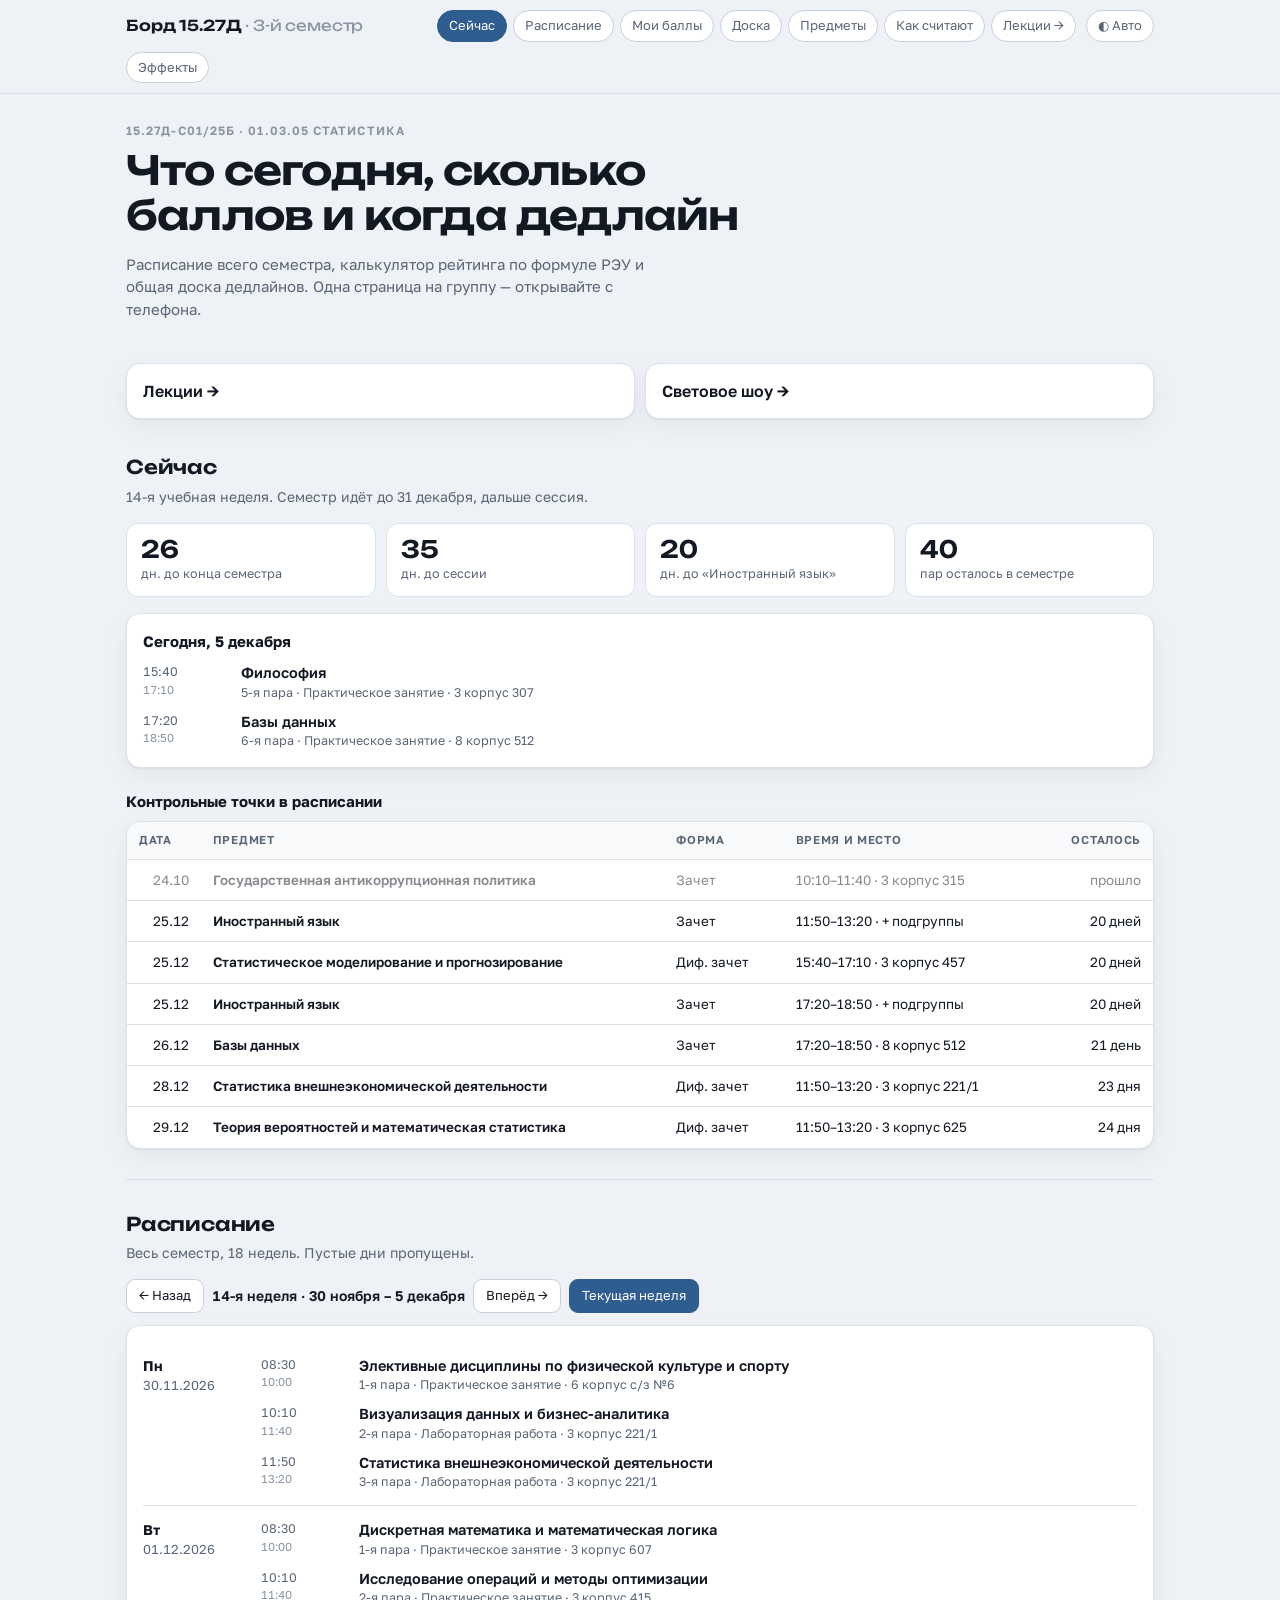
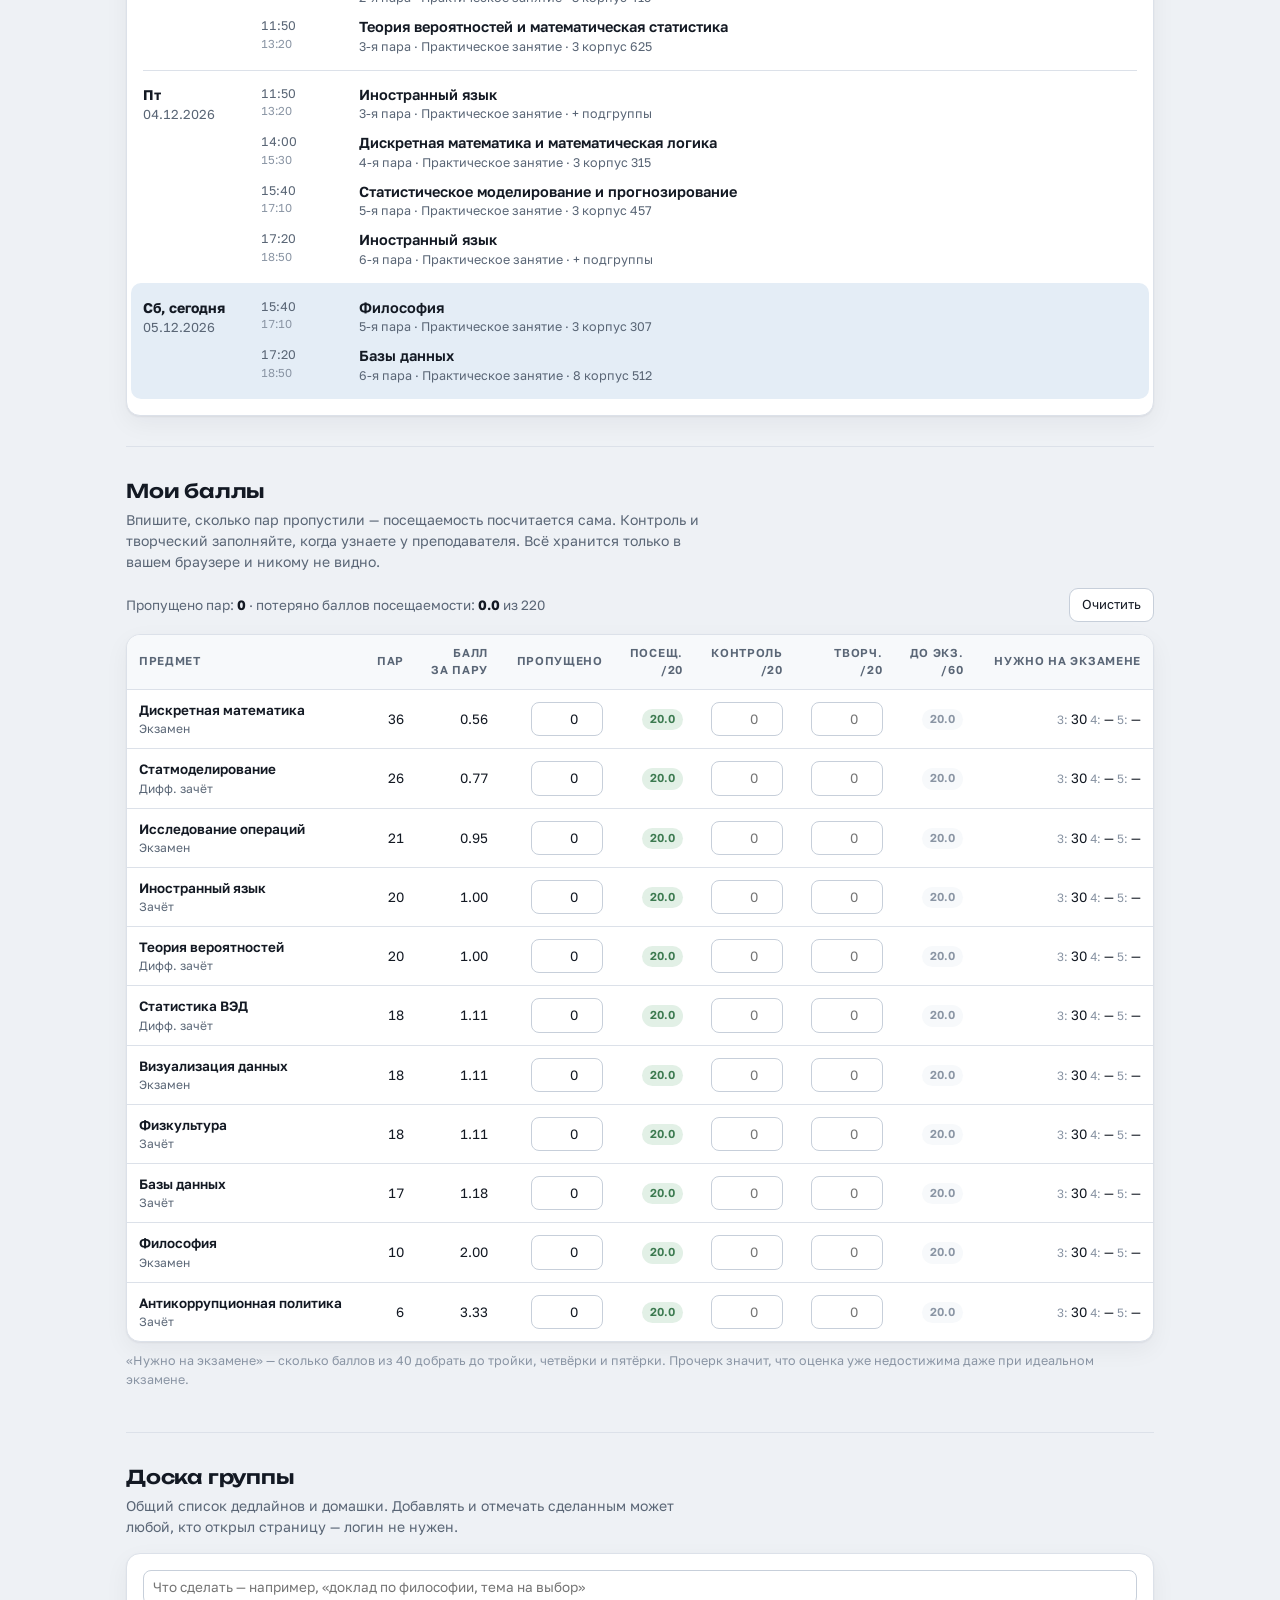
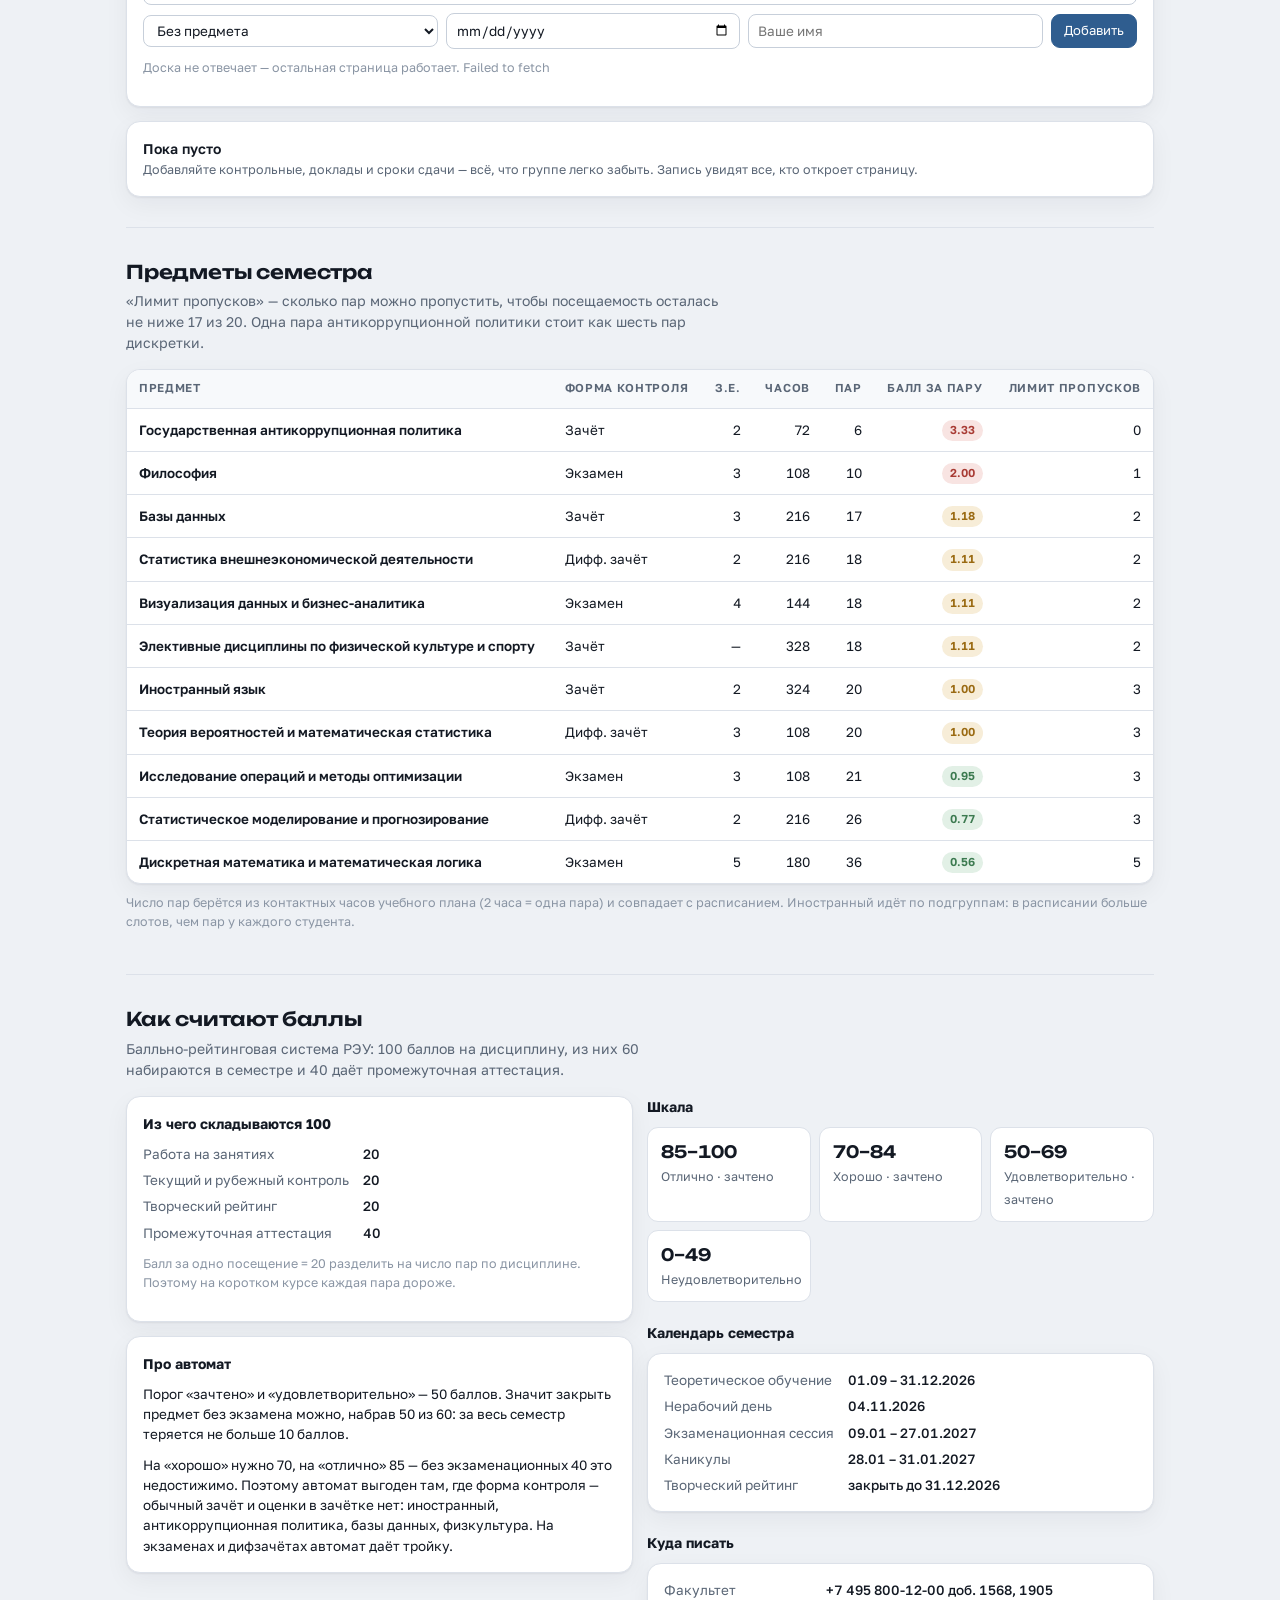
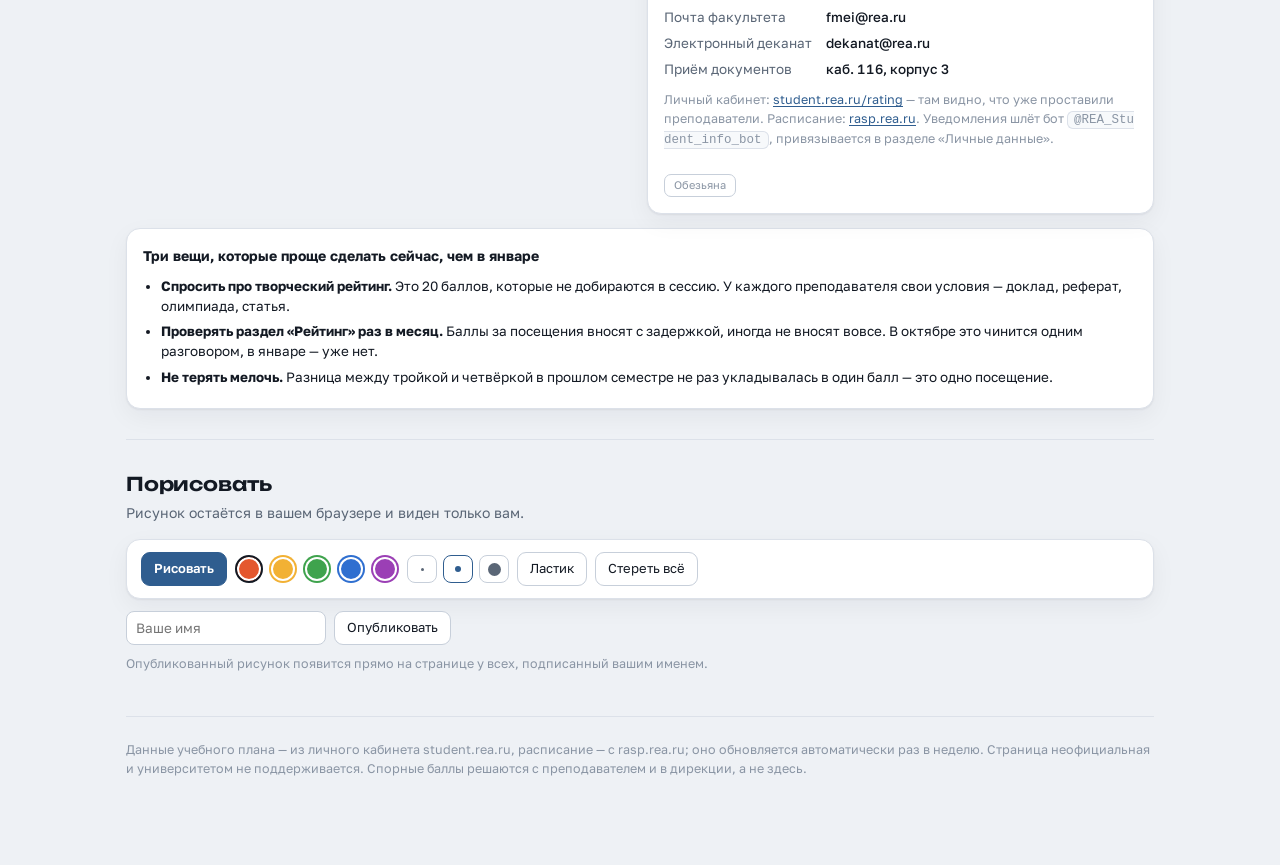
<file: index.html>
<!doctype html>
<html lang="ru">
<head>
<meta charset="utf-8">
<meta name="viewport" content="width=device-width,initial-scale=1,viewport-fit=cover">
<meta name="description" content="Расписание, баллы БРС и дедлайны группы 15.27Д-С01/25б РЭУ им. Г.В. Плеханова.">
<meta name="color-scheme" content="light dark">
<meta name="robots" content="noindex">
<title>Борд группы 15.27Д</title>
<link rel="icon" href="icon.svg" type="image/svg+xml">
<link rel="apple-touch-icon" href="icon-180.png">
<meta property="og:type" content="website">
<meta property="og:site_name" content="Борд 15.27Д">
<meta property="og:title" content="Борд 15.27Д">
<meta property="og:description" content="Расписание всего семестра, калькулятор баллов БРС, дедлайны и конспекты лекций группы.">
<meta property="og:image" content="https://lockerbig007.github.io/rea-board/preview.png">
<meta property="og:image:width" content="1200">
<meta property="og:image:height" content="630">
<meta property="og:url" content="https://lockerbig007.github.io/rea-board/">
<meta name="twitter:card" content="summary_large_image">

<link rel="stylesheet" href="https://fonts.googleapis.com/css2?family=Golos+Text:wght@400;500;600;700&family=Unbounded:wght@400;600&display=swap">
<style>
/* Layout: one column, sticky chip nav, content sections on a cool-paper ground; cards only where a block is a separate object. */
:root{
  --paper:#eef1f5; --card:#ffffff; --card-2:#f7f9fb;
  --ink:#131923; --ink-2:#5a6676; --ink-3:#8a95a4;
  --line:#dce1e9; --line-2:#c7cfda;
  --accent:#2f5d8f; --accent-soft:#e4edf6; --accent-ink:#1d3f63;
  --ok:#3c7a50; --ok-soft:#e2f0e6;
  --warn:#9a6a12; --warn-soft:#f7edd8;
  --danger:#a83b34; --danger-soft:#f8e4e2;
  --shadow:0 1px 2px rgba(19,25,35,.06),0 8px 24px rgba(19,25,35,.05);
  --display:'Unbounded','Golos Text',system-ui,sans-serif;
  --body:'Golos Text',system-ui,-apple-system,'Segoe UI',sans-serif;
}
@media (prefers-color-scheme:dark){:root:not([data-theme="light"]){
  --paper:#0e131a; --card:#161d27; --card-2:#1b232e;
  --ink:#e3e9f1; --ink-2:#98a4b4; --ink-3:#6d7988;
  --line:#28313d; --line-2:#36414f;
  --accent:#79a6d8; --accent-soft:#1a2836; --accent-ink:#a9c8e8;
  --ok:#6db280; --ok-soft:#18271d;
  --warn:#d3a351; --warn-soft:#2a2113;
  --danger:#e0817a; --danger-soft:#2c1a19;
  --shadow:0 1px 2px rgba(0,0,0,.35),0 8px 24px rgba(0,0,0,.28);
  color-scheme:dark;
}}
:root[data-theme="dark"]{
  --paper:#0e131a; --card:#161d27; --card-2:#1b232e;
  --ink:#e3e9f1; --ink-2:#98a4b4; --ink-3:#6d7988;
  --line:#28313d; --line-2:#36414f;
  --accent:#79a6d8; --accent-soft:#1a2836; --accent-ink:#a9c8e8;
  --ok:#6db280; --ok-soft:#18271d;
  --warn:#d3a351; --warn-soft:#2a2113;
  --danger:#e0817a; --danger-soft:#2c1a19;
  --shadow:0 1px 2px rgba(0,0,0,.35),0 8px 24px rgba(0,0,0,.28);
  color-scheme:dark;
}
*{box-sizing:border-box}
html{padding-top:env(safe-area-inset-top,0px);padding-bottom:env(safe-area-inset-bottom,0px)}
img{max-width:100%}
[hidden]{display:none!important}
body{background:var(--paper);color:var(--ink);font-family:var(--body);font-size:15px;line-height:1.5;margin:0}
.wrap{max-width:1060px;margin:0 auto;padding-inline:16px;padding-block:0 64px}
h1,h2,h3{text-wrap:balance;margin:0}
a{color:var(--accent);text-decoration-thickness:1px;text-underline-offset:2px}
.num{font-variant-numeric:tabular-nums}

/* header */
header.top{position:sticky;top:env(safe-area-inset-top,0px);z-index:20;background:color-mix(in srgb,var(--paper) 88%,transparent);backdrop-filter:blur(10px);border-bottom:1px solid var(--line)}
.top-in{max-width:1060px;margin:0 auto;padding:10px 16px;display:flex;flex-wrap:wrap;gap:10px;align-items:center}
.brand{font-family:var(--display);font-weight:600;font-size:15px;letter-spacing:-.01em;margin-right:auto}
.brand span{color:var(--ink-3);font-weight:400}
nav.chips{display:flex;gap:6px;flex-wrap:wrap}
.chip{font:inherit;font-size:13px;padding:5px 11px;border-radius:999px;border:1px solid var(--line-2);background:var(--card);color:var(--ink-2);cursor:pointer;text-decoration:none;white-space:nowrap}
.chip:hover{border-color:var(--accent);color:var(--accent)}
.chip.on{background:var(--accent);border-color:var(--accent);color:#fff}
:root[data-theme="dark"] .chip.on,:root:not([data-theme="light"]) .chip.on{color:#0e131a}
@media (prefers-color-scheme:light){:root:not([data-theme="dark"]) .chip.on{color:#fff}}

/* hero */
.hero{padding-block:28px 6px}
.kicker{font-size:12px;letter-spacing:.09em;text-transform:uppercase;color:var(--ink-3);font-weight:600}
h1{font-family:var(--display);font-weight:600;font-size:clamp(26px,5.2vw,40px);line-height:1.12;letter-spacing:-.02em;margin:8px 0 6px}
.sub{color:var(--ink-2);max-width:62ch}
.unofficial{margin-top:10px;font-size:12.5px;color:var(--ink-3)}

/* разделы сайта: плитки на отдельные страницы */
.hub{display:grid;grid-template-columns:repeat(auto-fit,minmax(230px,1fr));gap:10px;margin:22px 0 4px}
.hub a{display:block;padding:15px 16px;background:var(--card);border:1px solid var(--line);border-radius:14px;box-shadow:var(--shadow);text-decoration:none;color:var(--ink)}
.hub a:hover{border-color:var(--accent)}
.hub b{display:block;font-size:16px;font-weight:600}

section{padding-block:30px;scroll-margin-top:104px}
section>h2{font-family:var(--display);font-weight:600;font-size:19px;letter-spacing:-.01em;margin-bottom:4px}
.lede{color:var(--ink-2);font-size:14px;margin:0 0 16px;max-width:66ch}
hr.rule{border:0;border-top:1px solid var(--line);margin:0}

.card{background:var(--card);border:1px solid var(--line);border-radius:14px;box-shadow:var(--shadow)}
.pad{padding:16px}

/* countdown row */
.counts{display:grid;grid-template-columns:repeat(auto-fit,minmax(150px,1fr));gap:10px;margin-bottom:16px}
.count{background:var(--card);border:1px solid var(--line);border-radius:12px;padding:12px 14px}
.count b{display:block;font-family:var(--display);font-size:24px;font-weight:600;line-height:1.1;font-variant-numeric:tabular-nums}
.count small{display:block;color:var(--ink-2);font-size:12.5px;margin-top:3px}
.count.hot b{color:var(--danger)}

/* day list */
.day{display:grid;grid-template-columns:104px 1fr;gap:14px;padding:13px 0;border-top:1px solid var(--line)}
.day:first-child{border-top:0}
.day.today{background:var(--accent-soft);margin-inline:-12px;padding-inline:12px;border-radius:10px;border-top-color:transparent}
.dhead{font-size:13px;color:var(--ink-2);min-width:0}
.dhead b{display:block;color:var(--ink);font-size:14px}
.dhead .dt{font-variant-numeric:tabular-nums}
.slots{display:flex;flex-direction:column;gap:8px;min-width:0}
.slot{display:grid;grid-template-columns:86px 1fr;gap:12px;align-items:start;min-width:0}
.slot .tm{font-size:12.5px;color:var(--ink-2);font-variant-numeric:tabular-nums;padding-top:1px}
.slot .tm i{display:block;color:var(--ink-3);font-style:normal;font-size:11.5px}
.slot .bd{min-width:0}
.slot .nm{font-weight:600;font-size:14.5px}
.slot .mt{font-size:12.5px;color:var(--ink-2)}
.tag{display:inline-block;font-size:11px;font-weight:600;padding:1px 7px;border-radius:999px;border:1px solid transparent;vertical-align:1px;margin-left:6px}
.tag.z{background:var(--warn-soft);color:var(--warn);border-color:color-mix(in srgb,var(--warn) 35%,transparent)}
.tag.r{background:var(--danger-soft);color:var(--danger);border-color:color-mix(in srgb,var(--danger) 35%,transparent)}
.empty{color:var(--ink-3);font-size:13.5px;padding:2px 0}

/* week nav */
.wknav{display:flex;align-items:center;gap:8px;margin-bottom:12px;flex-wrap:wrap}
.btn{font:inherit;font-size:13px;padding:6px 12px;border-radius:9px;border:1px solid var(--line-2);background:var(--card);color:var(--ink);cursor:pointer}
.btn:hover{border-color:var(--accent)}
.btn:disabled{opacity:.4;cursor:default}
.btn.pri{background:var(--accent);border-color:var(--accent);color:#fff}
.wklabel{font-weight:600;font-size:14px;font-variant-numeric:tabular-nums}

/* tables */
.tw{overflow-x:auto;border:1px solid var(--line);border-radius:14px;background:var(--card);box-shadow:var(--shadow)}
table{border-collapse:collapse;width:100%;font-size:13.5px;min-width:560px}
th,td{padding:10px 12px;text-align:left;border-top:1px solid var(--line)}
thead th{border-top:0;background:var(--card-2);font-size:11.5px;letter-spacing:.06em;text-transform:uppercase;color:var(--ink-2);font-weight:600;white-space:nowrap}
td.n,th.n{text-align:right;font-variant-numeric:tabular-nums;white-space:nowrap}
tbody tr:hover{background:var(--card-2)}
td.subj{font-weight:600;min-width:170px}
td.subj small{display:block;font-weight:400;color:var(--ink-2);font-size:12px}

/* calculator */
input[type=number],input[type=text],input[type=date],select{font:inherit;font-size:13.5px;padding:6px 9px;border-radius:8px;border:1px solid var(--line-2);background:var(--card);color:var(--ink);width:100%;min-width:0}
input:focus-visible,select:focus-visible,.btn:focus-visible,.chip:focus-visible{outline:2px solid var(--accent);outline-offset:2px}
table input[type=number]{width:72px;text-align:right}
.pill{display:inline-block;font-size:11.5px;font-weight:600;padding:2px 8px;border-radius:999px}
.pill.ok{background:var(--ok-soft);color:var(--ok)}
.pill.warn{background:var(--warn-soft);color:var(--warn)}
.pill.bad{background:var(--danger-soft);color:var(--danger)}
.pill.mute{background:var(--card-2);color:var(--ink-3)}
.calcbar{display:flex;flex-wrap:wrap;gap:12px;align-items:center;justify-content:space-between;margin-bottom:12px}
.calcsum{font-size:13.5px;color:var(--ink-2)}
.calcsum b{color:var(--ink);font-variant-numeric:tabular-nums}

/* board */
.boardgrid{display:grid;gap:10px}
.item{display:grid;grid-template-columns:auto 1fr auto;gap:12px;align-items:start;padding:12px 14px;background:var(--card);border:1px solid var(--line);border-radius:12px}
.item.done{opacity:.55}
.item.done .it{text-decoration:line-through}
.it{font-weight:600;font-size:14px}
.im{font-size:12.5px;color:var(--ink-2);margin-top:2px}
.item input[type=checkbox]{width:17px;height:17px;margin-top:2px;accent-color:var(--accent)}
.addrow{display:grid;grid-template-columns:1fr 1fr 1fr auto;gap:8px;align-items:center}
.addrow .full{grid-column:1/-1}
@media (max-width:720px){.addrow{grid-template-columns:1fr 1fr}.addrow button{grid-column:1/-1}}
.x{background:none;border:0;color:var(--ink-3);cursor:pointer;font-size:16px;line-height:1;padding:2px 4px}
.x:hover{color:var(--danger)}
.note{font-size:12.5px;color:var(--ink-3);margin-top:10px}

/* scale */
.scale{display:grid;grid-template-columns:repeat(auto-fit,minmax(130px,1fr));gap:8px}
.sc{border:1px solid var(--line);border-radius:11px;padding:11px 13px;background:var(--card)}
.sc b{display:block;font-family:var(--display);font-size:17px;font-weight:600;font-variant-numeric:tabular-nums}
.sc small{color:var(--ink-2);font-size:12.5px}
.split{display:grid;grid-template-columns:repeat(auto-fit,minmax(270px,1fr));gap:14px}
.split>div{min-width:0}
ul.tight{margin:8px 0 0;padding-left:18px}
ul.tight li{margin-bottom:5px}
dl.kv{margin:0;display:grid;grid-template-columns:auto 1fr;gap:6px 14px;font-size:13.5px}
dl.kv dt{color:var(--ink-2);white-space:nowrap}
dl.kv dd{margin:0;font-weight:500;font-variant-numeric:tabular-nums}
code.cp{font-family:ui-monospace,Menlo,Consolas,monospace;font-size:12.5px;background:var(--card-2);border:1px solid var(--line);padding:1px 6px;border-radius:6px;word-break:break-all}
footer{color:var(--ink-3);font-size:12.5px;padding-block:24px;border-top:1px solid var(--line)}
@media (max-width:560px){
  .day{grid-template-columns:1fr;gap:8px}
  .slot{grid-template-columns:70px 1fr;gap:10px}
}
.tbtn{font:inherit;font-size:13px;display:inline-flex;align-items:center;gap:6px;padding:5px 11px;border-radius:999px;border:1px solid var(--line-2);background:var(--card);color:var(--ink-2);cursor:pointer;white-space:nowrap}
.tbtn:hover{border-color:var(--accent);color:var(--accent)}
/* ---- рисовалка ---- */
#ink{position:fixed;inset:0;z-index:40;pointer-events:none;touch-action:none}
#ink.live{pointer-events:auto;cursor:crosshair}
.paintbar{display:flex;flex-wrap:wrap;gap:8px;align-items:center;padding:12px 14px;background:var(--card);border:1px solid var(--line);border-radius:14px;box-shadow:var(--shadow)}
.paintbar.live{position:fixed;left:12px;right:12px;bottom:calc(12px + env(safe-area-inset-bottom,0px));z-index:70;margin:0}
.pgroup{display:flex;gap:6px;align-items:center}
.pbtn{font:inherit;font-size:13px;padding:6px 12px;border-radius:9px;border:1px solid var(--line-2);background:var(--card);color:var(--ink);cursor:pointer;white-space:nowrap}
.pbtn:hover{border-color:var(--accent)}
.pbtn.go{background:var(--accent);border-color:var(--accent);color:#fff;font-weight:600}
.pbtn.on{border-color:var(--accent);color:var(--accent);font-weight:600}
.sw{width:28px;height:28px;border-radius:50%;border:2px solid transparent;box-shadow:inset 0 0 0 2px var(--card);cursor:pointer;padding:0}
.sw.on{border-color:var(--ink)}
.sz{width:30px;height:28px;border-radius:8px;border:1px solid var(--line-2);background:var(--card);cursor:pointer;display:inline-flex;align-items:center;justify-content:center;padding:0}
.sz i{display:block;border-radius:50%;background:var(--ink-2)}
.sz.on{border-color:var(--accent)}
.sz.on i{background:var(--accent)}
#wipe{position:fixed;left:0;bottom:0;width:22px;height:22px;padding:0;margin:0;border:0;background:transparent;opacity:0;z-index:72;cursor:default;-webkit-tap-highlight-color:transparent}
#wipe:focus-visible{opacity:1;background:var(--danger);outline:2px solid var(--danger);outline-offset:2px}
/* ---- доска почёта и подписи к рисункам ---- */
.minibtn{font:inherit;font-size:11px;padding:2px 9px;border-radius:7px;border:1px solid var(--line-2);background:var(--card);color:var(--ink-3);cursor:pointer;margin-top:12px}
.minibtn:hover{border-color:var(--accent);color:var(--accent)}
.pubrow{display:flex;gap:8px;flex-wrap:wrap;align-items:center;margin-top:12px}
.pubrow input{max-width:200px}
.board{position:relative;margin-top:16px;border:12px solid #6f4720;border-radius:10px;padding:30px 20px 46px;min-height:460px;
  background-color:#bf8f56;
  background-image:radial-gradient(circle at 18% 22%,rgba(90,55,20,.16) 0 2px,transparent 3px),
    radial-gradient(circle at 64% 44%,rgba(90,55,20,.14) 0 2px,transparent 3px),
    radial-gradient(circle at 37% 71%,rgba(90,55,20,.15) 0 2px,transparent 3px),
    radial-gradient(circle at 86% 83%,rgba(90,55,20,.13) 0 2px,transparent 3px);
  background-size:70px 70px,54px 54px,88px 88px,46px 46px;
  box-shadow:inset 0 0 70px rgba(60,32,8,.35),var(--shadow)}
.faces{display:grid;grid-template-columns:repeat(auto-fill,minmax(132px,1fr));gap:34px 20px}
.face{position:relative;background:#fdfbf4;padding:9px 9px 30px;border-radius:2px;box-shadow:0 7px 18px rgba(50,28,6,.45)}
.face img{display:block;width:100%;aspect-ratio:3/4;object-fit:cover;background:#d9d4c8}
.fmeta{position:absolute;left:8px;right:8px;bottom:8px;text-align:center;font-size:12px;color:#3c342a;word-break:break-word}
.pin{position:absolute;top:-10px;left:50%;margin-left:-9px;width:18px;height:18px;border-radius:50%;
  background:radial-gradient(circle at 34% 30%,#ff9a90,#d32f2f 58%,#8c1a15);
  box-shadow:0 3px 5px rgba(40,18,4,.5),inset 0 -2px 3px rgba(0,0,0,.3)}
.face .drop{position:absolute;right:6px;top:6px;border:0;background:rgba(255,255,255,.85);border-radius:6px;font:inherit;font-size:11px;padding:1px 6px;color:#8c1a15;cursor:pointer}
.holder{position:relative;border:2px dashed rgba(255,255,255,.4);border-radius:3px;min-height:150px;display:flex;align-items:center;justify-content:center;color:rgba(255,255,255,.75);font-size:12px;text-align:center;padding:8px}
/* подписи к чужим рисункам поверх страницы */
#inkTags{position:fixed;inset:0;z-index:41;pointer-events:none;overflow:hidden}
.inktag{position:absolute;font-size:11px;font-weight:600;padding:2px 8px;border-radius:999px;background:var(--card);border:1px solid var(--line-2);color:var(--ink-2);white-space:nowrap;box-shadow:var(--shadow)}
/* съёмка */
#shotwrap{position:fixed;inset:0;z-index:92;display:flex;align-items:center;justify-content:center;padding:18px;background:rgba(10,14,20,.82)}
#shotwrap .panel{background:var(--card);border:1px solid var(--line);border-radius:16px;padding:16px;max-width:460px;width:100%;text-align:center;box-shadow:var(--shadow)}
#shotwrap video,#shotwrap img{display:block;width:100%;border-radius:12px;background:#000;margin-bottom:12px}
#shotwrap .row{display:flex;gap:8px;flex-wrap:wrap;justify-content:center}
#shotwrap .tick{position:absolute;font-family:var(--display);font-size:78px;font-weight:600;color:#fff;text-shadow:0 4px 24px rgba(0,0,0,.6);pointer-events:none}
#flash{position:fixed;inset:0;background:#fff;z-index:100;pointer-events:none;opacity:0}
/* ---- сцены эпох ---- */
#scene{position:fixed;inset:0;pointer-events:none;z-index:55;overflow:hidden;opacity:0}
.sc-sky{position:absolute;inset:0}
.sc-ground{position:absolute;left:0;right:0;bottom:0;height:20%}
.sc-cap{position:absolute;top:12%;left:0;right:0;text-align:center;font-family:var(--display);font-weight:600;font-size:clamp(19px,4.4vw,34px);letter-spacing:-.01em;color:#fff;text-shadow:0 2px 14px rgba(0,0,0,.55)}
.sc-sub{position:absolute;top:12%;margin-top:2.6em;left:0;right:0;text-align:center;font-size:13px;color:rgba(255,255,255,.88);text-shadow:0 1px 8px rgba(0,0,0,.5)}
.sc-a{position:absolute;line-height:1;will-change:transform;font-size:clamp(26px,5.6vw,48px)}
.sc-p{position:absolute;line-height:1;font-size:clamp(24px,5vw,44px);opacity:.92}
.sc-pyr{position:absolute;width:0;height:0;border-left:74px solid transparent;border-right:74px solid transparent;border-bottom:96px solid rgba(0,0,0,.3)}
.sc-col{position:absolute;width:15px;border-radius:3px 3px 0 0;background:rgba(255,255,255,.6)}
.sc-beam{position:absolute;width:0;height:0;border-left:30px solid transparent;border-right:30px solid transparent;border-top:240px solid rgba(130,255,190,.32);filter:blur(1px);transform-origin:top center}
.sc-rope{position:absolute;height:2px;background:rgba(60,40,10,.55);transform-origin:left center}
.fx-walk{position:fixed;pointer-events:none;line-height:1;font-size:30px;will-change:transform}
/* ---- эффекты на чипах навигации ---- */
@media (prefers-reduced-motion:no-preference){html{scroll-behavior:smooth}}
#fx{position:fixed;inset:0;pointer-events:none;z-index:60;overflow:hidden;contain:strict}
.fx-ghost{position:fixed;margin:0!important;pointer-events:none;will-change:transform,opacity}
.fx-part{position:fixed;pointer-events:none;border-radius:2px;will-change:transform,opacity}
.fx-num{position:fixed;pointer-events:none;font-family:var(--display);font-weight:600;white-space:nowrap;will-change:transform,opacity}
.chip{transition:transform .12s cubic-bezier(.34,1.56,.64,1)}
.chip:active{transform:scale(.93)}
@keyframes fxshake{
  0%{transform:translate3d(0,0,0) rotate(0)}
  12%{transform:translate3d(-7px,3px,0) rotate(-.45deg)}
  26%{transform:translate3d(8px,-4px,0) rotate(.5deg)}
  40%{transform:translate3d(-6px,-2px,0) rotate(-.35deg)}
  55%{transform:translate3d(5px,4px,0) rotate(.3deg)}
  70%{transform:translate3d(-4px,-3px,0) rotate(-.2deg)}
  85%{transform:translate3d(2px,2px,0) rotate(.1deg)}
  100%{transform:translate3d(0,0,0) rotate(0)}
}
.fx-shake{animation:fxshake .6s cubic-bezier(.36,.07,.19,.97) both}
@keyframes fxrow{0%{opacity:.25;transform:translateX(-10px)}100%{opacity:1;transform:none}}
.fx-row{animation:fxrow .4s ease both}
.fxbtn{font:inherit;font-size:12.5px;background:none;border:0;border-bottom:1px dashed var(--line-2);color:var(--ink-3);cursor:pointer;padding:0 0 1px}
.fxbtn:hover{color:var(--accent);border-bottom-color:var(--accent)}
@media (prefers-reduced-motion:reduce){.chip{transition:none}}
@media (prefers-reduced-motion:reduce){*{animation:none!important;transition:none!important}}
</style>
</head>
<body>

<header class="top">
  <div class="top-in">
    <div class="brand">Борд 15.27Д <span>· 3-й семестр</span></div>
    <nav class="chips">
      <a class="chip" href="#now">Сейчас</a>
      <a class="chip" href="#rasp">Расписание</a>
      <a class="chip" href="#ball">Мои баллы</a>
      <a class="chip" href="#doska">Доска</a>
      <a class="chip" href="#predmety">Предметы</a>
      <a class="chip" href="#kak">Как считают</a>
      <a class="chip" href="lectures.html">Лекции →</a>
    </nav>
    <button class="tbtn" id="themeBtn" type="button" title="Тема оформления">◐ Авто</button>
    <button class="tbtn" id="fxToggle" type="button" title="Эффекты на кнопках">Эффекты</button>
  </div>
</header>

<div class="wrap">

  <div class="hero">
    <div class="kicker">15.27Д-С01/25б · 01.03.05 Статистика</div>
    <h1>Что сегодня, сколько баллов и когда дедлайн</h1>
    <p class="sub">Расписание всего семестра, калькулятор рейтинга по формуле РЭУ и общая доска дедлайнов. Одна страница на группу — открывайте с телефона.</p>
  </div>

  <div class="hub">
    <a href="lectures.html"><b>Лекции →</b></a>
    <a href="party.html"><b>Световое шоу →</b></a>
  </div>

  <section id="now">
    <h2>Сейчас</h2>
    <p class="lede" id="nowLede">Загружаю…</p>
    <div class="counts" id="counts"></div>
    <div class="card pad" id="todayCard"></div>
    <h3 style="font-size:15px;margin:22px 0 8px">Контрольные точки в расписании</h3>
    <div class="tw"><table id="tblChecks"><thead><tr><th>Дата</th><th>Предмет</th><th>Форма</th><th>Время и место</th><th class="n">Осталось</th></tr></thead><tbody></tbody></table></div>
  </section>

  <hr class="rule">

  <section id="rasp">
    <h2>Расписание</h2>
    <p class="lede">Весь семестр, 18 недель. Пустые дни пропущены.</p>
    <div class="wknav">
      <button class="btn" id="wkPrev" type="button">← Назад</button>
      <span class="wklabel" id="wkLabel"></span>
      <button class="btn" id="wkNext" type="button">Вперёд →</button>
      <button class="btn pri" id="wkNow" type="button">Текущая неделя</button>
    </div>
    <div class="card pad" id="weekBody"></div>
  </section>

  <hr class="rule">

  <section id="ball">
    <h2>Мои баллы</h2>
    <p class="lede">Впишите, сколько пар пропустили — посещаемость посчитается сама. Контроль и творческий заполняйте, когда узнаете у преподавателя. Всё хранится только в вашем браузере и никому не видно.</p>
    <div class="calcbar">
      <div class="calcsum" id="calcSum"></div>
      <button class="btn" id="calcReset" type="button">Очистить</button>
    </div>
    <div class="tw"><table id="tblCalc">
      <thead><tr>
        <th>Предмет</th><th class="n">Пар</th><th class="n">Балл<br>за пару</th>
        <th class="n">Пропущено</th><th class="n">Посещ.<br>/20</th>
        <th class="n">Контроль<br>/20</th><th class="n">Творч.<br>/20</th>
        <th class="n">До экз.<br>/60</th><th class="n">Нужно на экзамене</th>
      </tr></thead><tbody></tbody>
    </table></div>
    <p class="note">«Нужно на экзамене» — сколько баллов из 40 добрать до тройки, четвёрки и пятёрки. Прочерк значит, что оценка уже недостижима даже при идеальном экзамене.</p>
  </section>

  <hr class="rule">

  <section id="doska">
    <h2>Доска группы</h2>
    <p class="lede">Общий список дедлайнов и домашки. Добавлять и отмечать сделанным может любой, кто открыл страницу — логин не нужен.</p>
    <div class="card pad" style="margin-bottom:14px">
      <div class="addrow">
        <input class="full" type="text" id="bText" maxlength="160" placeholder="Что сделать — например, «доклад по философии, тема на выбор»">
        <select id="bSubj" aria-label="Предмет"></select>
        <input type="date" id="bDue" aria-label="Срок">
        <input type="text" id="bWho" maxlength="40" placeholder="Ваше имя" aria-label="Ваше имя">
        <button class="btn pri" id="bAdd" type="button">Добавить</button>
      </div>
      <p class="note" id="boardNote">Подключаюсь к доске…</p>
    </div>
    <div class="boardgrid" id="boardList"></div>
  </section>

  <hr class="rule">

  <section id="predmety">
    <h2>Предметы семестра</h2>
    <p class="lede">«Лимит пропусков» — сколько пар можно пропустить, чтобы посещаемость осталась не ниже 17 из 20. Одна пара антикоррупционной политики стоит как шесть пар дискретки.</p>
    <div class="tw"><table id="tblSubj">
      <thead><tr><th>Предмет</th><th>Форма контроля</th><th class="n">З.е.</th><th class="n">Часов</th><th class="n">Пар</th><th class="n">Балл за пару</th><th class="n">Лимит пропусков</th></tr></thead>
      <tbody></tbody>
    </table></div>
    <p class="note">Число пар берётся из контактных часов учебного плана (2 часа = одна пара) и совпадает с расписанием. Иностранный идёт по подгруппам: в расписании больше слотов, чем пар у каждого студента.</p>
  </section>

  <hr class="rule">

  <section id="kak">
    <h2>Как считают баллы</h2>
    <p class="lede">Балльно-рейтинговая система РЭУ: 100 баллов на дисциплину, из них 60 набираются в семестре и 40 даёт промежуточная аттестация.</p>

    <div class="split">
      <div>
        <div class="card pad">
          <h3 style="font-size:14px;margin-bottom:10px">Из чего складываются 100</h3>
          <dl class="kv">
            <dt>Работа на занятиях</dt><dd>20</dd>
            <dt>Текущий и рубежный контроль</dt><dd>20</dd>
            <dt>Творческий рейтинг</dt><dd>20</dd>
            <dt>Промежуточная аттестация</dt><dd>40</dd>
          </dl>
          <p class="note" style="margin-top:12px">Балл за одно посещение = 20 разделить на число пар по дисциплине. Поэтому на коротком курсе каждая пара дороже.</p>
        </div>
        <div class="card pad" style="margin-top:14px">
          <h3 style="font-size:14px;margin-bottom:10px">Про автомат</h3>
          <p style="margin:0;font-size:13.5px">Порог «зачтено» и «удовлетворительно» — 50 баллов. Значит закрыть предмет без экзамена можно, набрав 50 из 60: за весь семестр теряется не больше 10 баллов.</p>
          <p style="margin:10px 0 0;font-size:13.5px">На «хорошо» нужно 70, на «отлично» 85 — без экзаменационных 40 это недостижимо. Поэтому автомат выгоден там, где форма контроля — обычный зачёт и оценки в зачётке нет: иностранный, антикоррупционная политика, базы данных, физкультура. На экзаменах и дифзачётах автомат даёт тройку.</p>
        </div>
      </div>
      <div>
        <h3 style="font-size:14px;margin-bottom:10px">Шкала</h3>
        <div class="scale">
          <div class="sc"><b>85–100</b><small>Отлично · зачтено</small></div>
          <div class="sc"><b>70–84</b><small>Хорошо · зачтено</small></div>
          <div class="sc"><b>50–69</b><small>Удовлетворительно · зачтено</small></div>
          <div class="sc"><b>0–49</b><small>Неудовлетворительно</small></div>
        </div>
        <h3 style="font-size:14px;margin:20px 0 10px">Календарь семестра</h3>
        <div class="card pad">
          <dl class="kv">
            <dt>Теоретическое обучение</dt><dd>01.09 – 31.12.2026</dd>
            <dt>Нерабочий день</dt><dd>04.11.2026</dd>
            <dt>Экзаменационная сессия</dt><dd>09.01 – 27.01.2027</dd>
            <dt>Каникулы</dt><dd>28.01 – 31.01.2027</dd>
            <dt>Творческий рейтинг</dt><dd>закрыть до 31.12.2026</dd>
          </dl>
        </div>
        <h3 style="font-size:14px;margin:20px 0 10px">Куда писать</h3>
        <div class="card pad">
          <dl class="kv">
            <dt>Факультет</dt><dd>+7 495 800-12-00 доб. 1568, 1905</dd>
            <dt>Почта факультета</dt><dd>fmei@rea.ru</dd>
            <dt>Электронный деканат</dt><dd>dekanat@rea.ru</dd>
            <dt>Приём документов</dt><dd>каб. 116, корпус 3</dd>
          </dl>
          <p class="note" style="margin-top:12px">Личный кабинет: <a href="https://student.rea.ru/rating/" target="_blank" rel="noopener">student.rea.ru/rating</a> — там видно, что уже проставили преподаватели. Расписание: <a href="https://rasp.rea.ru/" target="_blank" rel="noopener">rasp.rea.ru</a>. Уведомления шлёт бот <code class="cp">@REA_Student_info_bot</code>, привязывается в разделе «Личные данные».</p>
          <button class="minibtn" id="photoBtn" type="button">Обезьяна</button>
        </div>
      </div>
    </div>

    <div class="card pad" style="margin-top:14px">
      <h3 style="font-size:14px;margin-bottom:10px">Три вещи, которые проще сделать сейчас, чем в январе</h3>
      <ul class="tight" style="font-size:13.5px">
        <li><b>Спросить про творческий рейтинг.</b> Это 20 баллов, которые не добираются в сессию. У каждого преподавателя свои условия — доклад, реферат, олимпиада, статья.</li>
        <li><b>Проверять раздел «Рейтинг» раз в месяц.</b> Баллы за посещения вносят с задержкой, иногда не вносят вовсе. В октябре это чинится одним разговором, в январе — уже нет.</li>
        <li><b>Не терять мелочь.</b> Разница между тройкой и четвёркой в прошлом семестре не раз укладывалась в один балл — это одно посещение.</li>
      </ul>
    </div>
  </section>

  <hr class="rule">

  <section id="risovat">
    <h2>Порисовать</h2>
    <p class="lede">Рисунок остаётся в вашем браузере и виден только вам.</p>
    <div class="paintbar" id="paintbar">
      <button class="pbtn go" id="pOn" type="button">Рисовать</button>
      <div class="pgroup" id="pColors"></div>
      <div class="pgroup" id="pSizes"></div>
      <button class="pbtn" id="pErase" type="button">Ластик</button>
      <button class="pbtn" id="pClear" type="button">Стереть всё</button>
    </div>
    <div class="pubrow">
      <input type="text" id="drawName" maxlength="30" placeholder="Ваше имя">
      <button class="pbtn" id="pPublish" type="button">Опубликовать</button>
      <button class="pbtn" id="pUnpublish" type="button" hidden>Убрать мой рисунок</button>
    </div>
    <p class="note" id="pubNote">Опубликованный рисунок появится прямо на странице у всех, подписанный вашим именем.</p>
  </section>

  <hr class="rule" id="pochetRule" hidden>

  <section id="pochet" hidden>
    <h2>Доска почёта</h2>
    <div class="board"><div class="faces" id="faces"></div></div>
  </section>

  <footer>
    Данные учебного плана — из личного кабинета student.rea.ru, расписание — с rasp.rea.ru; оно обновляется автоматически раз в неделю.
    Страница неофициальная и университетом не поддерживается. Спорные баллы решаются с преподавателем и в дирекции, а не здесь.
  </footer>
</div>

<div id="fx" aria-hidden="true"></div>

<script src="config.js"></script>
<script src="data.js"></script>
<script>
(function(){
  var B = window.BOARD;
  if(!B){ return; }
  var SUB = B.subjects, DAYS = B.days;
  var DOWS = ['Вс','Пн','Вт','Ср','Чт','Пт','Сб'];
  var MON = ['января','февраля','марта','апреля','мая','июня','июля','августа','сентября','октября','ноября','декабря'];

  function pd(s){ var p = s.split('.'); return new Date(+p[2], +p[1]-1, +p[0]); }
  function today(){ var n = new Date(); return new Date(n.getFullYear(), n.getMonth(), n.getDate()); }
  function dkey(dt){ return dt.getTime(); }
  function fmt(s){ var d = pd(s); return d.getDate() + ' ' + MON[d.getMonth()]; }
  function daysBetween(a,b){ return Math.round((b-a)/86400000); }
  function plural(n, one, few, many){
    var m10 = n % 10, m100 = n % 100;
    if(m10===1 && m100!==11) return one;
    if(m10>=2 && m10<=4 && (m100<10 || m100>=20)) return few;
    return many;
  }
  function esc(s){ return String(s).replace(/[&<>"]/g, function(c){ return {'&':'&amp;','<':'&lt;','>':'&gt;','"':'&quot;'}[c]; }); }
  function sname(i, x){ return i>=0 ? SUB[i].short : (x||'—'); }
  function slongname(i, x){ return i>=0 ? SUB[i].name : (x||'—'); }
  function isCheck(k){ return /зачет|зачёт|экзамен/i.test(k); }
  function isRetake(k){ return /пересдач/i.test(k); }

  var TODAY = today();

  /* ---------- контрольные точки ---------- */
  var checks = [];
  DAYS.forEach(function(d){
    d.s.forEach(function(sl){
      if(isCheck(sl.k) && !isRetake(sl.k)) checks.push({d:d.d, sl:sl});
    });
  });

  /* ---------- Сейчас ---------- */
  function renderNow(){
    var lede = document.getElementById('nowLede');
    var sd = pd(B.sem.start), ed = pd(B.sem.end), ss = pd(B.sem.sessStart), se = pd(B.sem.sessEnd);
    var future = DAYS.filter(function(d){ return dkey(pd(d.d)) >= dkey(TODAY); });
    var todayRec = DAYS.filter(function(d){ return dkey(pd(d.d)) === dkey(TODAY); })[0];
    var nextRec = future.filter(function(d){ return dkey(pd(d.d)) > dkey(TODAY); })[0];

    var wk = todayRec ? todayRec.w : (nextRec ? nextRec.w : null);
    var dLeft = daysBetween(TODAY, ed), dSess = daysBetween(TODAY, ss);
    var nextCheck = checks.filter(function(c){ return dkey(pd(c.d)) >= dkey(TODAY); })[0];

    if(dLeft >= 0){
      lede.textContent = (wk ? wk + '-я учебная неделя. ' : '') + 'Семестр идёт до 31 декабря, дальше сессия.';
    } else if(daysBetween(TODAY, se) >= 0){
      lede.textContent = 'Идёт экзаменационная сессия, 9–27 января.';
    } else {
      lede.textContent = 'Семестр и сессия закончились. Расписание ниже — архив 3-го семестра.';
    }

    var cells = [];
    if(dLeft >= 0) cells.push({v:dLeft, l:'дн. до конца семестра', hot:dLeft<=14, unit:true});
    if(dSess >= 0) cells.push({v:dSess, l:'дн. до сессии', hot:dSess<=14, unit:true});
    if(nextCheck){
      var nd = daysBetween(TODAY, pd(nextCheck.d));
      cells.push({v:nd, l:'дн. до «' + sname(nextCheck.sl.i, nextCheck.sl.x) + '»', hot:nd<=7, unit:true});
    }
    var totalPairs = future.reduce(function(a,d){ return a + d.s.filter(function(s){ return !isRetake(s.k); }).length; }, 0);
    if(totalPairs) cells.push({v:totalPairs, l:'пар осталось в семестре', hot:false, unit:false});

    document.getElementById('counts').innerHTML = cells.map(function(c){
      return '<div class="count' + (c.hot?' hot':'') + '"><b class="num">' + c.v + '</b><small>' + esc(c.l) + '</small></div>';
    }).join('');

    var card = document.getElementById('todayCard');
    var html = '';
    if(todayRec && todayRec.s.length){
      html = '<h3 style="font-size:15px;margin-bottom:10px">Сегодня, ' + fmt(todayRec.d) + '</h3>' + slotsHtml(todayRec.s);
    } else if(nextRec){
      html = '<h3 style="font-size:15px;margin-bottom:4px">Сегодня пар нет</h3>' +
             '<p class="lede" style="margin-bottom:10px">Ближайший учебный день — ' + DOWS[pd(nextRec.d).getDay()].toLowerCase() + ', ' + fmt(nextRec.d) + '.</p>' +
             slotsHtml(nextRec.s);
    } else {
      html = '<h3 style="font-size:15px;margin-bottom:4px">Занятий по расписанию больше нет</h3><p class="empty">3-й семестр закрыт.</p>';
    }
    card.innerHTML = html;

    var tb = document.querySelector('#tblChecks tbody');
    tb.innerHTML = checks.map(function(c){
      var left = daysBetween(TODAY, pd(c.d));
      var lbl = left < 0 ? 'прошло' : left === 0 ? 'сегодня' : left + ' ' + plural(left,'день','дня','дней');
      return '<tr' + (left<0?' style="opacity:.5"':'') + '><td class="n">' + c.d.slice(0,5) + '</td>' +
        '<td class="subj">' + esc(slongname(c.sl.i, c.sl.x)) + '</td>' +
        '<td>' + esc(c.sl.k) + '</td>' +
        '<td>' + esc(c.sl.t + ' · ' + (c.sl.p || '—')) + '</td>' +
        '<td class="n">' + lbl + '</td></tr>';
    }).join('');
  }

  function slotsHtml(slots){
    return '<div class="slots">' + slots.map(function(s){
      var tag = '';
      if(isRetake(s.k)) tag = '<span class="tag r">пересдача</span>';
      else if(isCheck(s.k)) tag = '<span class="tag z">' + esc(s.k) + '</span>';
      var tparts = (s.t || '').split('–');
      return '<div class="slot"><div class="tm">' + esc(tparts[0]||'') + '<i>' + esc(tparts[1]||'') + '</i></div>' +
        '<div class="bd"><div class="nm">' + esc(slongname(s.i, s.x)) + tag + '</div>' +
        '<div class="mt">' + s.n + '-я пара · ' + esc(isCheck(s.k)?'':(s.k + ' · ')) + esc(s.p || 'аудитория уточняется') + '</div></div></div>';
    }).join('') + '</div>';
  }

  /* ---------- Расписание ---------- */
  var weeks = [];
  DAYS.forEach(function(d){ if(weeks.indexOf(d.w) < 0) weeks.push(d.w); });
  weeks.sort(function(a,b){ return a-b; });
  function currentWeek(){
    var t = dkey(TODAY);
    for(var i=0;i<DAYS.length;i++){ if(dkey(pd(DAYS[i].d)) >= t) return DAYS[i].w; }
    return weeks[weeks.length-1];
  }
  var wkIdx = Math.max(0, weeks.indexOf(currentWeek()));

  function renderWeek(){
    var w = weeks[wkIdx];
    var ds = DAYS.filter(function(d){ return d.w === w; });
    document.getElementById('wkLabel').textContent = w + '-я неделя · ' + fmt(ds[0].d) + ' – ' + fmt(ds[ds.length-1].d);
    document.getElementById('wkPrev').disabled = wkIdx === 0;
    document.getElementById('wkNext').disabled = wkIdx === weeks.length - 1;
    document.getElementById('weekBody').innerHTML = ds.map(function(d){
      var dt = pd(d.d), isT = dkey(dt) === dkey(TODAY);
      return '<div class="day' + (isT?' today':'') + '">' +
        '<div class="dhead"><b>' + DOWS[dt.getDay()] + (isT?', сегодня':'') + '</b><span class="dt">' + esc(d.d) + '</span></div>' +
        slotsHtml(d.s) + '</div>';
    }).join('');
  }
  document.getElementById('wkPrev').onclick = function(){ if(wkIdx>0){ wkIdx--; renderWeek(); } };
  document.getElementById('wkNext').onclick = function(){ if(wkIdx<weeks.length-1){ wkIdx++; renderWeek(); } };
  document.getElementById('wkNow').onclick = function(){ wkIdx = Math.max(0, weeks.indexOf(currentWeek())); renderWeek(); };

  /* ---------- Калькулятор ---------- */
  var KEY = 'rea1527.calc.v1';
  var state = {};
  try { state = JSON.parse(localStorage.getItem(KEY) || '{}') || {}; } catch(e){ state = {}; }
  function save(){ try { localStorage.setItem(KEY, JSON.stringify(state)); } catch(e){} }

  function perPair(s){ return 20 / s.pairs; }
  function limit(s){ return Math.floor(s.pairs * 0.15); }

  function renderCalc(){
    var tb = document.querySelector('#tblCalc tbody');
    tb.innerHTML = SUB.map(function(s, i){
      var st = state[i] || {};
      return '<tr data-i="' + i + '">' +
        '<td class="subj">' + esc(s.short) + '<small>' + esc(s.form) + '</small></td>' +
        '<td class="n">' + s.pairs + '</td>' +
        '<td class="n">' + perPair(s).toFixed(2) + '</td>' +
        '<td class="n"><input type="number" id="miss' + i + '" min="0" max="' + s.pairs + '" step="1" value="' + (st.m != null ? st.m : 0) + '" data-f="m" aria-label="Пропущено пар, ' + esc(s.short) + '"></td>' +
        '<td class="n" data-c="att"></td>' +
        '<td class="n"><input type="number" id="ctl' + i + '" min="0" max="20" step="0.5" value="' + (st.c != null ? st.c : '') + '" placeholder="0" data-f="c" aria-label="Текущий контроль, ' + esc(s.short) + '"></td>' +
        '<td class="n"><input type="number" id="tvr' + i + '" min="0" max="20" step="0.5" value="' + (st.t != null ? st.t : '') + '" placeholder="0" data-f="t" aria-label="Творческий рейтинг, ' + esc(s.short) + '"></td>' +
        '<td class="n" data-c="sum"></td>' +
        '<td class="n" data-c="need"></td>' +
      '</tr>';
    }).join('');
    tb.addEventListener('input', function(e){
      var inp = e.target;
      if(inp.tagName !== 'INPUT') return;
      var tr = inp.closest('tr'), i = +tr.dataset.i, f = inp.dataset.f;
      state[i] = state[i] || {};
      var v = inp.value === '' ? null : Math.max(0, +inp.value);
      state[i][f] = v;
      save(); recalc();
    });
    recalc();
  }

  function recalc(){
    var totalMiss = 0, totalLost = 0;
    SUB.forEach(function(s, i){
      var tr = document.querySelector('#tblCalc tbody tr[data-i="' + i + '"]');
      if(!tr) return;
      var st = state[i] || {};
      var miss = Math.min(s.pairs, Math.max(0, +(st.m || 0)));
      var att = 20 * (s.pairs - miss) / s.pairs;
      var c = Math.min(20, Math.max(0, +(st.c || 0)));
      var t = Math.min(20, Math.max(0, +(st.t || 0)));
      var sum = att + c + t;
      totalMiss += miss; totalLost += 20 - att;

      var lim = limit(s);
      var cls = miss === 0 ? 'ok' : (miss <= lim ? 'warn' : 'bad');
      tr.querySelector('[data-c="att"]').innerHTML = '<span class="pill ' + cls + '">' + att.toFixed(1) + '</span>';

      var scls = sum >= 50 ? 'ok' : (sum >= 35 ? 'warn' : 'mute');
      tr.querySelector('[data-c="sum"]').innerHTML = '<span class="pill ' + scls + '">' + sum.toFixed(1) + '</span>';

      function need(target){
        var n = target - sum;
        if(n <= 0) return '<span class="pill ok">есть</span>';
        if(n > 40) return '—';
        return Math.ceil(n * 10) / 10;
      }
      tr.querySelector('[data-c="need"]').innerHTML =
        '<span style="font-size:12px;color:var(--ink-3)">3:</span> ' + need(50) +
        ' <span style="font-size:12px;color:var(--ink-3)">4:</span> ' + need(70) +
        ' <span style="font-size:12px;color:var(--ink-3)">5:</span> ' + need(85);
    });
    document.getElementById('calcSum').innerHTML =
      'Пропущено пар: <b class="num">' + totalMiss + '</b> · потеряно баллов посещаемости: <b class="num">' + totalLost.toFixed(1) + '</b> из ' + (SUB.length * 20);
  }
  document.getElementById('calcReset').onclick = function(){
    state = {}; save(); renderCalc();
  };

  /* ---------- Справочник предметов ---------- */
  (function(){
    var rows = SUB.slice().sort(function(a,b){ return (20/b.pairs) - (20/a.pairs); });
    document.querySelector('#tblSubj tbody').innerHTML = rows.map(function(s){
      var pp = 20 / s.pairs, lim = Math.floor(s.pairs * 0.15);
      var cls = pp >= 2 ? 'bad' : (pp >= 1 ? 'warn' : 'ok');
      return '<tr><td class="subj">' + esc(s.name) + '</td><td>' + esc(s.form) + '</td>' +
        '<td class="n">' + (s.zet || '—') + '</td><td class="n">' + s.h + '</td><td class="n">' + s.pairs + '</td>' +
        '<td class="n"><span class="pill ' + cls + '">' + pp.toFixed(2) + '</span></td>' +
        '<td class="n">' + lim + '</td></tr>';
    }).join('');
  })();

  /* ---------- Доска (Supabase) ---------- */
  (function(){
    var cfg = window.REA_CONFIG || {};
    var API = (cfg.supabaseUrl || '').replace(/\/+$/, '');
    var KEY = cfg.supabaseAnonKey || '';
    var ready = !!(API && KEY);

    var sel = document.getElementById('bSubj');
    sel.innerHTML = '<option value="-1">Без предмета</option>' + SUB.map(function(s,i){
      return '<option value="' + i + '">' + esc(s.short) + '</option>';
    }).join('');

    var note = document.getElementById('boardNote');
    var list = document.getElementById('boardList');
    var addBtn = document.getElementById('bAdd');
    var whoInp = document.getElementById('bWho');
    var items = [], busy = false;

    var MEKEY = 'rea1527.me.v1';
    var me = '';
    try { me = localStorage.getItem(MEKEY) || ''; } catch(e){}
    if(!me){
      me = 'u' + Math.random().toString(36).slice(2,10);
      try { localStorage.setItem(MEKEY, me); } catch(e){}
    }
    var NAMEKEY = 'rea1527.name.v1';
    try { whoInp.value = localStorage.getItem(NAMEKEY) || ''; } catch(e){}
    whoInp.addEventListener('change', function(){
      try { localStorage.setItem(NAMEKEY, whoInp.value.trim()); } catch(e){}
    });

    function req(path, opts){
      opts = opts || {};
      opts.headers = Object.assign({
        'apikey': KEY,
        'Authorization': 'Bearer ' + KEY,
        'Content-Type': 'application/json'
      }, opts.headers || {});
      return fetch(API + '/rest/v1/' + path, opts).then(function(r){
        if(!r.ok) return r.text().then(function(t){ throw new Error(r.status + ' ' + t); });
        return r.status === 204 ? null : r.json();
      });
    }

    function splitAuthor(a){
      var i = (a || '').indexOf('\u0007');
      return i < 0 ? { id: a || '', name: '' } : { id: a.slice(0, i), name: a.slice(i + 1) };
    }

    function paint(){
      if(!ready){
        list.innerHTML = '<div class="card pad"><div class="it">Доска ещё не подключена</div><div class="im">Владельцу сайта: заполните config.js — два поля из настроек проекта Supabase. Остальные разделы страницы работают и без этого.</div></div>';
        return;
      }
      if(!items.length){
        list.innerHTML = '<div class="card pad"><div class="it">Пока пусто</div><div class="im">Добавляйте контрольные, доклады и сроки сдачи — всё, что группе легко забыть. Запись увидят все, кто откроет страницу.</div></div>';
        return;
      }
      list.innerHTML = items.slice().sort(function(a,b){
        if(!!a.done !== !!b.done) return a.done ? 1 : -1;
        var ad = a.due || '9999-99-99', bd = b.due || '9999-99-99';
        if(ad !== bd) return ad < bd ? -1 : 1;
        return (b.created_at || '') < (a.created_at || '') ? -1 : 1;
      }).map(function(it){
        var who = splitAuthor(it.author);
        var meta = [];
        if(it.subject != null && it.subject >= 0 && SUB[it.subject]) meta.push(SUB[it.subject].short);
        if(it.due){
          var p = it.due.split('-'), dd = new Date(+p[0], +p[1]-1, +p[2]);
          var left = Math.round((dd - TODAY) / 86400000);
          var lbl = left < 0 ? 'просрочено' : left === 0 ? 'сегодня' : 'через ' + left + ' ' + plural(left,'день','дня','дней');
          meta.push(dd.getDate() + ' ' + MON[dd.getMonth()] + ' · ' + lbl);
        } else meta.push('без срока');
        if(who.name) meta.push(who.name);
        var mine = who.id === me;
        return '<div class="item' + (it.done ? ' done' : '') + '" data-id="' + esc(it.id) + '">' +
          '<input type="checkbox" ' + (it.done ? 'checked' : '') + ' aria-label="Выполнено">' +
          '<div><div class="it">' + esc(it.text) + '</div><div class="im">' + esc(meta.join(' · ')) + '</div></div>' +
          (mine ? '<button class="x" type="button" title="Удалить" aria-label="Удалить">✕</button>' : '<span></span>') +
        '</div>';
      }).join('');
    }

    function load(){
      if(!ready || busy) return;
      busy = true;
      req('deadlines?select=*').then(function(rows){
        items = rows || [];
        note.textContent = 'Доска общая: записи видят все, кто откроет страницу. Удалить можно только то, что добавили вы с этого устройства.';
        paint();
      }).catch(function(e){
        note.textContent = 'Доска не отвечает — остальная страница работает. ' + e.message;
      }).then(function(){ busy = false; });
    }

    list.addEventListener('click', function(e){
      if(!ready) return;
      var row = e.target.closest('.item'); if(!row) return;
      var id = row.dataset.id;
      var rec = items.filter(function(x){ return x.id === id; })[0];
      if(!rec) return;
      if(e.target.matches('input[type=checkbox]')){
        var v = e.target.checked;
        rec.done = v; paint();
        req('deadlines?id=eq.' + encodeURIComponent(id), {
          method: 'PATCH', body: JSON.stringify({ done: v })
        }).catch(function(){ load(); });
      } else if(e.target.matches('.x')){
        items = items.filter(function(x){ return x.id !== id; }); paint();
        req('deadlines?id=eq.' + encodeURIComponent(id), { method: 'DELETE' }).catch(function(){ load(); });
      }
    });

    addBtn.onclick = function(){
      if(!ready) return;
      var text = document.getElementById('bText').value.trim();
      if(!text) return;
      var subj = +document.getElementById('bSubj').value;
      var due = document.getElementById('bDue').value || null;
      var name = whoInp.value.trim().slice(0, 30);
      try { localStorage.setItem(NAMEKEY, name); } catch(e){}
      addBtn.disabled = true;
      req('deadlines', {
        method: 'POST',
        headers: { 'Prefer': 'return=representation' },
        body: JSON.stringify({ text: text, subject: subj, due: due, done: false, author: me + '\u0007' + name })
      }).then(function(rows){
        if(rows && rows[0]) items.push(rows[0]);
        document.getElementById('bText').value = '';
        document.getElementById('bDue').value = '';
        paint();
      }).catch(function(e){
        note.textContent = 'Не удалось сохранить: ' + e.message;
      }).then(function(){ addBtn.disabled = false; });
    };

    paint();
    if(!ready){
      note.textContent = 'Подключается в config.js — два поля из настроек Supabase.';
      addBtn.disabled = true;
      document.getElementById('bText').disabled = true;
      return;
    }
    load();
    setInterval(load, 60000);
    document.addEventListener('visibilitychange', function(){ if(!document.hidden) load(); });
  })();


  /* ---------- nav highlight ---------- */
  (function(){
    var links = [].slice.call(document.querySelectorAll('nav.chips .chip'));
    var secs = links.map(function(a){ return document.querySelector(a.getAttribute('href')); });
    function upd(){
      var y = window.scrollY + 120, best = 0;
      secs.forEach(function(s, i){ if(s && s.offsetTop <= y) best = i; });
      links.forEach(function(a, i){ a.classList.toggle('on', i === best); });
    }
    window.addEventListener('scroll', upd, { passive: true });
    upd();
  })();

  /* ---------- тема оформления ---------- */
  (function(){
    var KEY = 'rea1527.theme.v1';
    var btn = document.getElementById('themeBtn');
    if(!btn) return;
    var MODES = [
      { v: 'auto',  label: '◐ Авто',    hint: 'Тема как в системе. Нажмите — светлая.' },
      { v: 'light', label: '☀ Светлая', hint: 'Всегда светлая. Нажмите — тёмная.' },
      { v: 'dark',  label: '☾ Тёмная',  hint: 'Всегда тёмная. Нажмите — как в системе.' }
    ];
    var i = 0;
    try {
      var saved = localStorage.getItem(KEY);
      for(var k = 0; k < MODES.length; k++) if(MODES[k].v === saved) i = k;
    } catch(e){}

    function apply(){
      var m = MODES[i];
      if(m.v === 'auto') document.documentElement.removeAttribute('data-theme');
      else document.documentElement.setAttribute('data-theme', m.v);
      btn.textContent = m.label;
      btn.title = m.hint;
      btn.setAttribute('aria-label', 'Тема оформления: ' + m.label.slice(2));
    }
    apply();
    btn.addEventListener('click', function(){
      i = (i + 1) % MODES.length;
      try { localStorage.setItem(KEY, MODES[i].v); } catch(e){}
      apply();
      if(btn.animate){
        btn.animate([
          { transform: 'rotate(0deg) scale(1)' },
          { transform: 'rotate(180deg) scale(1.12)' },
          { transform: 'rotate(360deg) scale(1)' }
        ], { duration: 420, easing: 'cubic-bezier(.34,1.4,.64,1)' });
      }
    });
  })();

  /* ---------- эффекты на кнопках ---------- */
  (function(){
    var FXKEY = 'rea1527.fx.v1';
    var layer = document.getElementById('fx');
    var toggle = document.getElementById('fxToggle');
    var quiet = false;
    try { quiet = localStorage.getItem(FXKEY) === 'off'; } catch(e){}

    function reduced(){
      return !!(window.matchMedia && window.matchMedia('(prefers-reduced-motion: reduce)').matches);
    }
    function on(){ return !quiet && !reduced() && !!layer; }

    function paintToggle(){
      if(!toggle) return;
      toggle.textContent = quiet ? 'Спокойно' : 'Эффекты';
      toggle.title = quiet
        ? 'Эффекты выключены. Нажмите, чтобы вернуть.'
        : 'Эффекты на кнопках включены. Нажмите, чтобы выключить.';
    }
    if(toggle){
      paintToggle();
      toggle.addEventListener('click', function(){
        quiet = !quiet;
        try { localStorage.setItem(FXKEY, quiet ? 'off' : 'on'); } catch(e){}
        paintToggle();
        if(!quiet) pop(toggle);
      });
    }

    function token(name){
      return getComputedStyle(document.documentElement).getPropertyValue(name).trim() || '#888';
    }
    function rand(a, b){ return a + Math.random() * (b - a); }
    function el(cls, parent){
      var d = document.createElement('div');
      if(cls) d.className = cls;
      (parent || layer).appendChild(d);
      return d;
    }

    // Копия кнопки поверх страницы: настоящую не трогаем, вёрстка не едет.
    function ghost(node){
      var r = node.getBoundingClientRect();
      var g = node.cloneNode(true);
      g.removeAttribute('href');
      g.removeAttribute('id');
      g.classList.add('fx-ghost');
      g.style.left = r.left + 'px';
      g.style.top = r.top + 'px';
      g.style.width = r.width + 'px';
      g.style.height = r.height + 'px';
      layer.appendChild(g);
      return g;
    }
    function hide(node, ms){
      node.style.visibility = 'hidden';
      setTimeout(function(){ node.style.visibility = ''; pop(node); }, ms);
    }
    function pop(node){
      if(!node.animate) return;
      node.animate([
        { transform: 'scale(.7)' }, { transform: 'scale(1.08)' }, { transform: 'scale(1)' }
      ], { duration: 320, easing: 'cubic-bezier(.34,1.56,.64,1)' });
    }
    function play(node, frames, opts, done){
      if(!node.animate){ if(done) done(); return; }
      var fired = false;
      function fire(){ if(fired) return; fired = true; if(done) done(); }
      var a = node.animate(frames, opts);
      a.onfinish = fire;
      // Во вкладке на фоне анимации замирают и onfinish не приходит.
      // Без этой подстраховки копии кнопок остались бы висеть на странице,
      // а сцена эпох больше не запустилась бы никогда.
      setTimeout(fire, (opts.duration || 0) + (opts.delay || 0) + 400);
      return a;
    }

    /* ===== чипы навигации ===== */

    // «Сейчас» — отваливается и падает
    function fall(node){
      var g = ghost(node), dir = Math.random() < 0.5 ? -1 : 1;
      hide(node, 780);
      play(g, [
        { transform: 'translate(0,0) rotate(0deg)', opacity: 1, offset: 0 },
        { transform: 'translate(' + (dir * 6) + 'px,-10px) rotate(' + (dir * 5) + 'deg)', opacity: 1, offset: 0.18 },
        { transform: 'translate(' + (dir * 40) + 'px,' + (window.innerHeight + 80) + 'px) rotate(' + (dir * 190) + 'deg)', opacity: 0.15, offset: 1 }
      ], { duration: 760, easing: 'cubic-bezier(.45,0,.75,.3)' }, function(){ g.remove(); });
    }

    // «Расписание» — взрывается
    function explode(node){
      var r = node.getBoundingClientRect();
      var g = ghost(node);
      hide(node, 620);
      play(g, [
        { transform: 'scale(1)', opacity: 1 },
        { transform: 'scale(1.25)', opacity: 0.9, offset: 0.25 },
        { transform: 'scale(.2)', opacity: 0 }
      ], { duration: 320, easing: 'ease-out' }, function(){ g.remove(); });
      burst(r.left + r.width / 2, r.top + r.height / 2, 22);
    }
    function burst(cx, cy, n){
      var colors = [token('--accent'), token('--warn'), token('--ok'), token('--ink-2')];
      for(var i = 0; i < n; i++){
        (function(i){
          var p = el('fx-part');
          var size = rand(5, 11);
          p.style.width = size + 'px';
          p.style.height = size + 'px';
          p.style.left = (cx - size / 2) + 'px';
          p.style.top = (cy - size / 2) + 'px';
          p.style.background = colors[i % colors.length];
          var ang = rand(0, Math.PI * 2), dist = rand(70, 190);
          play(p, [
            { transform: 'translate(0,0) scale(1)', opacity: 1 },
            { transform: 'translate(' + (Math.cos(ang) * dist) + 'px,' + (Math.sin(ang) * dist + rand(40, 120)) + 'px) scale(.3) rotate(' + rand(-360, 360) + 'deg)', opacity: 0 }
          ], { duration: rand(500, 850), easing: 'cubic-bezier(.2,.7,.4,1)' }, function(){ p.remove(); });
        })(i);
      }
    }

    // «Мои баллы» — трясёт страницу
    function shake(){
      ['header.top', '.wrap'].forEach(function(sel){
        var node = document.querySelector(sel);
        if(!node) return;
        node.classList.remove('fx-shake');
        void node.offsetWidth;
        node.classList.add('fx-shake');
        setTimeout(function(){ node.classList.remove('fx-shake'); }, 700);
      });
    }

    // «Доска» — кнопка превращается в человека, и он уходит
    function walkAway(node){
      var r = node.getBoundingClientRect();
      var g = ghost(node);
      hide(node, 2400);
      play(g, [
        { transform: 'scale(1) rotate(0deg)', opacity: 1 },
        { transform: 'scale(.55) rotate(-8deg)', opacity: .5, offset: .6 },
        { transform: 'scale(.2) rotate(-14deg)', opacity: 0 }
      ], { duration: 380, easing: 'ease-in' }, function(){ g.remove(); });

      var man = el('fx-walk');
      man.textContent = '🚶';
      man.style.left = (r.left + r.width / 2 - 15) + 'px';
      man.style.top = (r.top + r.height / 2 - 18) + 'px';

      var frames = [{ transform: 'scale(.2)', opacity: 0, offset: 0 },
                    { transform: 'scale(1) translate(0,0) rotate(0deg)', opacity: 1, offset: .16 }];
      // походка: покачивание на пути влево
      var steps = 9;
      for(var i = 1; i <= steps; i++){
        var t = i / steps;
        frames.push({
          transform: 'scale(1) translate(' + (-(r.left + 90) * t) + 'px,' + (i % 2 ? -4 : 0) + 'px) rotate(' + (i % 2 ? -3 : 3) + 'deg)',
          opacity: t > 0.82 ? 0 : 1,
          offset: 0.16 + 0.84 * t
        });
      }
      play(man, frames, { duration: 2200, easing: 'linear' }, function(){ man.remove(); });
    }

    // «Предметы» — переворот и каскад строк
    function flip(node){
      if(node.animate){
        node.animate([
          { transform: 'perspective(400px) rotateX(0deg)' },
          { transform: 'perspective(400px) rotateX(360deg)' }
        ], { duration: 560, easing: 'cubic-bezier(.5,0,.3,1)' });
      }
      var rows = document.querySelectorAll('#tblSubj tbody tr');
      Array.prototype.forEach.call(rows, function(tr, i){
        tr.classList.remove('fx-row');
        void tr.offsetWidth;
        tr.style.animationDelay = (i * 45) + 'ms';
        tr.classList.add('fx-row');
        setTimeout(function(){
          tr.classList.remove('fx-row');
          tr.style.animationDelay = '';
        }, 500 + i * 45);
      });
    }

    // «Как считают» — сыплются баллы
    function rain(node){
      var r = node.getBoundingClientRect();
      var vals = ['20', '20', '20', '40', '100', '50', '85', '70'];
      var colors = [token('--accent'), token('--ok'), token('--warn')];
      for(var i = 0; i < vals.length; i++){
        (function(i){
          var n = el('fx-num');
          n.textContent = vals[i];
          n.style.left = (r.left + rand(4, Math.max(8, r.width - 16))) + 'px';
          n.style.top = (r.top + r.height / 2) + 'px';
          n.style.color = colors[i % colors.length];
          n.style.fontSize = rand(13, 22).toFixed(0) + 'px';
          play(n, [
            { transform: 'translateY(0) scale(.6)', opacity: 0 },
            { transform: 'translateY(-' + rand(14, 30) + 'px) scale(1)', opacity: 1, offset: 0.2 },
            { transform: 'translateY(' + rand(120, 230) + 'px) scale(.85)', opacity: 0 }
          ], { duration: rand(750, 1150), easing: 'cubic-bezier(.3,.6,.5,1)', delay: i * 55 }, function(){ n.remove(); });
        })(i);
      }
      if(node.animate){
        node.animate([{ transform: 'scale(1)' }, { transform: 'scale(1.12)' }, { transform: 'scale(1)' }],
          { duration: 420, easing: 'ease-out' });
      }
    }

    var CHIPFX = { '#now': fall, '#rasp': explode, '#ball': shake, '#doska': walkAway, '#predmety': flip, '#kak': rain };
    Array.prototype.forEach.call(document.querySelectorAll('nav.chips .chip'), function(a){
      a.addEventListener('click', function(){
        if(!on()) return;
        var fn = CHIPFX[a.getAttribute('href')];
        if(fn) fn(a);
      });
    });

    /* ===== кнопки недели ===== */

    // «Вперёд» — улетает на ракетной тяге
    function rocket(node){
      var r = node.getBoundingClientRect();
      var g = ghost(node);
      hide(node, 1200);
      play(g, [
        { transform: 'translate(0,0) rotate(0deg)', opacity: 1, offset: 0 },
        { transform: 'translate(-14px,2px) rotate(-3deg)', opacity: 1, offset: .16 },
        { transform: 'translate(' + (window.innerWidth + 200) + 'px,-60px) rotate(9deg)', opacity: .2, offset: 1 }
      ], { duration: 900, easing: 'cubic-bezier(.6,0,.9,.4)' }, function(){ g.remove(); });

      var flame = [token('--warn'), '#ff9a3c', '#ffd166', token('--danger')];
      var t0 = performance.now();
      (function trail(){
        var k = (performance.now() - t0) / 700;
        if(k > 1) return;
        // хвост догоняет кнопку по её же траектории
        var x = r.left + (window.innerWidth + 200) * Math.pow(Math.max(0, (k - .16) / .84), 2.2);
        var y = r.top + r.height / 2 - 60 * Math.pow(Math.max(0, (k - .16) / .84), 2.2);
        for(var i = 0; i < 2; i++){
          var p = el('fx-part');
          var size = rand(5, 13);
          p.style.width = size + 'px';
          p.style.height = size + 'px';
          p.style.left = (x - 6) + 'px';
          p.style.top = (y + rand(-6, 6)) + 'px';
          p.style.background = flame[Math.floor(rand(0, flame.length))];
          p.style.borderRadius = '50%';
          play(p, [
            { transform: 'translate(0,0) scale(1)', opacity: .95 },
            { transform: 'translate(' + rand(-60, -10) + 'px,' + rand(-14, 20) + 'px) scale(.2)', opacity: 0 }
          ], { duration: rand(320, 560), easing: 'ease-out' }, function(){ p.remove(); });
        }
        requestAnimationFrame(trail);
      })();
    }

    // «Текущая неделя» — кнопка плачет
    function cry(node){
      var r = node.getBoundingClientRect();
      if(node.animate){
        node.animate([
          { transform: 'rotate(0deg) translateY(0)' },
          { transform: 'rotate(-2.5deg) translateY(3px)', offset: .3 },
          { transform: 'rotate(2deg) translateY(2px)', offset: .6 },
          { transform: 'rotate(0deg) translateY(0)' }
        ], { duration: 1400, easing: 'ease-in-out' });
      }
      for(var i = 0; i < 9; i++){
        (function(i){
          var d = el('fx-num');
          d.textContent = '💧';
          d.style.fontSize = rand(11, 18).toFixed(0) + 'px';
          d.style.left = (r.left + rand(8, Math.max(12, r.width - 12))) + 'px';
          d.style.top = (r.top + r.height - 6) + 'px';
          play(d, [
            { transform: 'translateY(0) scale(.5)', opacity: 0 },
            { transform: 'translateY(6px) scale(1)', opacity: 1, offset: .18 },
            { transform: 'translateY(' + rand(70, 150) + 'px) scale(.8)', opacity: 0 }
          ], { duration: rand(750, 1200), easing: 'cubic-bezier(.4,.1,.7,1)', delay: i * 120 }, function(){ d.remove(); });
        })(i);
      }
    }

    /* ===== «Назад» — путешествие по эпохам ===== */

    var stage = null;
    function getStage(){
      if(!stage){
        stage = document.createElement('div');
        stage.id = 'scene';
        stage.setAttribute('aria-hidden', 'true');
        document.body.appendChild(stage);
      }
      return stage;
    }
    function node(cls, parent, text){
      var d = document.createElement('div');
      d.className = cls;
      if(text != null) d.textContent = text;
      parent.appendChild(d);
      return d;
    }
    // Бегущий персонаж: справа налево или наоборот, с покачиванием.
    function runner(box, glyph, opts){
      var a = node('sc-a', box, glyph);
      a.style.bottom = opts.bottom;
      if(opts.size) a.style.fontSize = opts.size;
      var W = window.innerWidth;
      var from = opts.dir === 'ltr' ? -80 : W + 80;
      var to = opts.dir === 'ltr' ? W + 80 : -80;
      a.style.left = '0px';
      var frames = [], steps = 12;
      for(var i = 0; i <= steps; i++){
        var t = i / steps;
        frames.push({
          transform: 'translateX(' + (from + (to - from) * t) + 'px) translateY(' + (i % 2 ? -5 : 0) + 'px) scaleX(' + (opts.flip ? -1 : 1) + ') rotate(' + (i % 2 ? -3 : 3) + 'deg)',
          offset: t
        });
      }
      var anim = a.animate(frames, { duration: opts.dur, delay: opts.delay || 0, easing: 'linear', fill: 'both' });
      return { el: a, anim: anim, from: from, to: to };
    }
    function prop(box, cls, style, text){
      var d = node(cls, box, text);
      for(var k in style) d.style[k] = style[k];
      return d;
    }

    var ERAS = [
      {
        name: 'Сад Эдемский', sub: 'до расписания оставалось совсем немного',
        sky: 'linear-gradient(180deg,#ffd9a0 0%,#f6c98f 45%,#9fcf86 100%)', ground: '#6f9c54',
        build: function(box){
          prop(box, 'sc-p', { left: '8%', bottom: '18%' }, '🌳');
          prop(box, 'sc-p', { right: '10%', bottom: '18%', fontSize: '3rem' }, '🌳');
          prop(box, 'sc-p', { left: '46%', bottom: '19%', fontSize: '2.2rem' }, '🍎');
          runner(box, '🚶', { bottom: '20%', dur: 3000, dir: 'ltr' });
          runner(box, '🚶‍♀️', { bottom: '20%', dur: 3000, dir: 'ltr', delay: 320 });
          runner(box, '🐍', { bottom: '19%', dur: 2600, dir: 'rtl', size: '1.9rem', delay: 500 });
        }
      },
      {
        name: 'Мезозой', sub: 'пары ещё не начались, но уже страшно',
        sky: 'linear-gradient(180deg,#5b8a94 0%,#c98f5a 60%,#8a6b3f 100%)', ground: '#4f5f3a',
        build: function(box){
          prop(box, 'sc-p', { left: '12%', bottom: '18%', fontSize: '3.4rem' }, '🌋');
          prop(box, 'sc-p', { right: '14%', bottom: '18%' }, '🌴');
          runner(box, '🦕', { bottom: '20%', dur: 3400, dir: 'rtl', size: '3.2rem' });
          runner(box, '🦖', { bottom: '20%', dur: 2600, dir: 'rtl', size: '3rem', delay: 600 });
          var met = node('sc-a', box, '☄️');
          met.style.top = '18%'; met.style.left = '0';
          met.animate([
            { transform: 'translate(' + (window.innerWidth + 60) + 'px,-60px) rotate(30deg)', opacity: 0 },
            { transform: 'translate(' + (window.innerWidth * 0.55) + 'px,60px) rotate(30deg)', opacity: 1, offset: .35 },
            { transform: 'translate(-80px,' + (window.innerHeight * 0.4) + 'px) rotate(30deg)', opacity: .2 }
          ], { duration: 2200, delay: 700, easing: 'ease-in', fill: 'both' });
        }
      },
      {
        name: 'Древний Египет', sub: 'блоки тяжёлые, инопланетяне недружелюбные',
        sky: 'linear-gradient(180deg,#f3c06b 0%,#e9a04f 50%,#d98b3f 100%)', ground: '#c89a5b',
        build: function(box){
          prop(box, 'sc-pyr', { right: '8%', bottom: '20%' });
          prop(box, 'sc-pyr', { right: '26%', bottom: '20%', transform: 'scale(.7)', transformOrigin: 'bottom center' });
          prop(box, 'sc-p', { left: '6%', bottom: '18%' }, '🌴');
          // трое тащат блоки
          for(var i = 0; i < 3; i++){
            (function(i){
              var man = runner(box, '🚶', { bottom: '20%', dur: 3200, dir: 'rtl', delay: i * 380 });
              var blk = runner(box, '🧱', { bottom: '19%', dur: 3200, dir: 'rtl', size: '1.8rem', delay: i * 380 });
              blk.el.style.marginLeft = '46px';
              var rope = node('sc-rope', box);
              rope.style.bottom = '22%';
              rope.style.width = '44px';
              rope.style.left = '0';
              rope.animate([
                { transform: 'translateX(' + (blk.from - 6) + 'px)' },
                { transform: 'translateX(' + (blk.to - 6) + 'px)' }
              ], { duration: 3200, delay: i * 380, easing: 'linear', fill: 'both' });
            })(i);
          }
          // НЛО с лучом
          var ufo = node('sc-a', box, '🛸');
          ufo.style.top = '26%'; ufo.style.left = '0'; ufo.style.fontSize = '2.6rem';
          ufo.animate([
            { transform: 'translateX(' + (window.innerWidth + 60) + 'px)' },
            { transform: 'translateX(' + (window.innerWidth * 0.42) + 'px)', offset: .45 },
            { transform: 'translateX(' + (window.innerWidth * 0.34) + 'px)', offset: .75 },
            { transform: 'translateX(-90px)' }
          ], { duration: 3400, easing: 'cubic-bezier(.3,.6,.4,1)', fill: 'both' });

          var beam = node('sc-beam', box);
          beam.style.top = '34%';
          beam.style.left = (window.innerWidth * 0.42) + 'px';
          beam.animate([
            { opacity: 0, transform: 'scaleY(.2)' },
            { opacity: 0, transform: 'scaleY(.2)', offset: .42 },
            { opacity: 1, transform: 'scaleY(1)', offset: .55 },
            { opacity: 1, transform: 'scaleY(1)', offset: .78 },
            { opacity: 0, transform: 'scaleY(.2)' }
          ], { duration: 3400, easing: 'ease-out', fill: 'both' });

          // одного забирают
          var abd = node('sc-a', box, '🙋');
          abd.style.bottom = '20%'; abd.style.left = (window.innerWidth * 0.42 - 14) + 'px';
          abd.animate([
            { transform: 'translateY(0) scale(1)', opacity: 0, offset: 0 },
            { transform: 'translateY(0) scale(1)', opacity: 1, offset: .45 },
            { transform: 'translateY(-' + (window.innerHeight * 0.32) + 'px) scale(.5)', opacity: 0, offset: .8 },
            { transform: 'translateY(-' + (window.innerHeight * 0.32) + 'px) scale(.5)', opacity: 0, offset: 1 }
          ], { duration: 3400, easing: 'ease-in', fill: 'both' });
        }
      },
      {
        name: 'Древний Рим', sub: 'дисциплина, колонны и ни одного автомата',
        sky: 'linear-gradient(180deg,#a8c8e8 0%,#dce8f2 55%,#cbb99a 100%)', ground: '#9a8f7a',
        build: function(box){
          for(var i = 0; i < 5; i++){
            prop(box, 'sc-col', { left: (8 + i * 8) + '%', bottom: '20%', height: (90 + (i % 2) * 20) + 'px' });
          }
          prop(box, 'sc-p', { right: '10%', bottom: '18%', fontSize: '3.2rem' }, '🏛️');
          runner(box, '🛡️', { bottom: '20%', dur: 3000, dir: 'ltr', size: '2.4rem' });
          runner(box, '⚔️', { bottom: '20%', dur: 3000, dir: 'ltr', size: '2.4rem', delay: 260 });
          runner(box, '🛡️', { bottom: '20%', dur: 3000, dir: 'ltr', size: '2.4rem', delay: 520 });
          runner(box, '🐎', { bottom: '20%', dur: 2500, dir: 'ltr', size: '3rem', delay: 900 });
        }
      },
      {
        name: 'Ледниковый период', sub: 'холодно, как в третьем корпусе в январе',
        sky: 'linear-gradient(180deg,#bcd8ea 0%,#e6f1f7 60%,#f4fafd 100%)', ground: '#e8f2f7',
        build: function(box){
          prop(box, 'sc-p', { left: '14%', bottom: '19%', fontSize: '2.6rem' }, '🧊');
          prop(box, 'sc-p', { right: '18%', bottom: '19%', fontSize: '2rem' }, '🧊');
          runner(box, '🦣', { bottom: '20%', dur: 3600, dir: 'rtl', size: '3.4rem' });
          runner(box, '🐺', { bottom: '20%', dur: 2800, dir: 'rtl', size: '2.2rem', delay: 700 });
          for(var i = 0; i < 16; i++){
            (function(i){
              var f = node('sc-a', box, '❄️');
              f.style.fontSize = rand(10, 20).toFixed(0) + 'px';
              f.style.left = rand(0, 100).toFixed(1) + '%';
              f.style.top = '-6%';
              f.animate([
                { transform: 'translateY(0) rotate(0deg)', opacity: .9 },
                { transform: 'translateY(' + (window.innerHeight * 0.9) + 'px) rotate(' + rand(-200, 200) + 'deg)', opacity: .3 }
              ], { duration: rand(2400, 3600), delay: i * 130, easing: 'linear', fill: 'both' });
            })(i);
          }
        }
      }
    ];

    var eraIdx = -1, playing = false;
    function timeTravel(){
      if(playing) return;
      playing = true;
      eraIdx = (eraIdx + 1) % ERAS.length;
      var era = ERAS[eraIdx];
      var box = getStage();
      box.innerHTML = '';
      var sky = node('sc-sky', box);
      sky.style.background = era.sky;
      var gr = node('sc-ground', box);
      gr.style.background = era.ground;
      node('sc-cap', box, era.name);
      node('sc-sub', box, era.sub);
      era.build(box);
      play(box, [
        { opacity: 0 }, { opacity: 1, offset: .1 }, { opacity: 1, offset: .82 }, { opacity: 0 }
      ], { duration: 3600, easing: 'ease' }, function(){
        box.innerHTML = '';
        playing = false;
      });
    }

    var prevBtn = document.getElementById('wkPrev');
    var nextBtn = document.getElementById('wkNext');
    var nowBtn = document.getElementById('wkNow');
    if(prevBtn) prevBtn.addEventListener('click', function(){ if(on()) timeTravel(); });
    if(nextBtn) nextBtn.addEventListener('click', function(){ if(on()) rocket(nextBtn); });
    if(nowBtn) nowBtn.addEventListener('click', function(){ if(on()) cry(nowBtn); });
  })();

  /* ---------- рисовалка поверх страницы ---------- */
  (function(){
    var bar = document.getElementById('paintbar');
    if(!bar) return;

    var COLORS = ['#e4572e', '#f2b134', '#3fa34d', '#2f6fd0', '#9b3fb5'];
    var SIZES = [4, 9, 18];
    var KEY = 'rea1527.ink.v1';

    var cv = document.createElement('canvas');
    cv.id = 'ink';
    cv.setAttribute('aria-hidden', 'true');
    document.body.appendChild(cv);
    var ctx = cv.getContext('2d');

    // Мазки храним в координатах документа, а холст держим размером с экран.
    // Иначе на длинной странице расписания холст занял бы десятки мегабайт.
    var strokes = [];
    try {
      var saved = JSON.parse(localStorage.getItem(KEY) || '[]');
      if(Array.isArray(saved)) strokes = saved;
    } catch(e){}

    var live = false, erasing = false, color = COLORS[0], size = SIZES[1];
    var drawing = null, dpr = Math.min(window.devicePixelRatio || 1, 2);

    function fit(){
      var w = window.innerWidth, h = window.innerHeight;
      cv.width = Math.round(w * dpr);
      cv.height = Math.round(h * dpr);
      cv.style.width = w + 'px';
      cv.style.height = h + 'px';
      ctx.setTransform(dpr, 0, 0, dpr, 0, 0);
      ctx.lineCap = 'round';
      ctx.lineJoin = 'round';
      redraw();
    }

    function line(st){
      if(st.pts.length < 1) return;
      var ox = window.scrollX || window.pageXOffset;
      var oy = window.scrollY || window.pageYOffset;
      ctx.strokeStyle = st.c;
      ctx.lineWidth = st.w;
      ctx.beginPath();
      if(st.pts.length === 1){
        ctx.arc(st.pts[0][0] - ox, st.pts[0][1] - oy, st.w / 2, 0, Math.PI * 2);
        ctx.fillStyle = st.c;
        ctx.fill();
        return;
      }
      ctx.moveTo(st.pts[0][0] - ox, st.pts[0][1] - oy);
      for(var i = 1; i < st.pts.length; i++) ctx.lineTo(st.pts[i][0] - ox, st.pts[i][1] - oy);
      ctx.stroke();
    }

    var pending = false;
    function redraw(){
      ctx.clearRect(0, 0, cv.width, cv.height);
      for(var i = 0; i < strokes.length; i++) line(strokes[i]);
    }
    function schedule(){
      if(pending) return;
      pending = true;
      requestAnimationFrame(function(){ pending = false; redraw(); });
    }

    function save(){
      try {
        var data = JSON.stringify(strokes);
        // Если рисунка набралось слишком много, выкидываем самые старые мазки,
        // чтобы не упереться в лимит хранилища браузера.
        while(data.length > 180000 && strokes.length > 1){
          strokes.shift();
          data = JSON.stringify(strokes);
        }
        localStorage.setItem(KEY, data);
      } catch(e){}
    }

    function pagePos(e){
      return [e.clientX + (window.scrollX || window.pageXOffset),
              e.clientY + (window.scrollY || window.pageYOffset)];
    }
    function eraseAt(pt){
      var before = strokes.length;
      strokes = strokes.filter(function(st){
        var r = st.w / 2 + 14;
        for(var i = 0; i < st.pts.length; i++){
          var dx = st.pts[i][0] - pt[0], dy = st.pts[i][1] - pt[1];
          if(dx * dx + dy * dy < r * r) return false;
        }
        return true;
      });
      if(strokes.length !== before) schedule();
    }

    cv.addEventListener('pointerdown', function(e){
      if(!live) return;
      cv.setPointerCapture(e.pointerId);
      var pt = pagePos(e);
      if(erasing){ eraseAt(pt); return; }
      drawing = { c: color, w: size, pts: [pt] };
      strokes.push(drawing);
      schedule();
    });
    cv.addEventListener('pointermove', function(e){
      if(!live) return;
      var pt = pagePos(e);
      if(erasing){
        if(e.buttons) eraseAt(pt);
        return;
      }
      if(!drawing) return;
      var last = drawing.pts[drawing.pts.length - 1];
      if(Math.abs(pt[0] - last[0]) + Math.abs(pt[1] - last[1]) < 2) return;
      drawing.pts.push(pt);
      schedule();
    });
    function stop(){
      if(drawing || erasing) save();
      drawing = null;
    }
    cv.addEventListener('pointerup', stop);
    cv.addEventListener('pointercancel', stop);
    cv.addEventListener('pointerleave', stop);

    window.addEventListener('resize', fit);
    window.addEventListener('scroll', schedule, { passive: true });

    /* панель */
    var colorBox = document.getElementById('pColors');
    var sizeBox = document.getElementById('pSizes');
    var onBtn = document.getElementById('pOn');
    var eraseBtn = document.getElementById('pErase');
    var clearBtn = document.getElementById('pClear');
    var note = document.getElementById('pNote');

    COLORS.forEach(function(c, i){
      var b = document.createElement('button');
      b.type = 'button';
      b.className = 'sw' + (i === 0 ? ' on' : '');
      b.style.background = c;
      b.setAttribute('aria-label', 'Цвет ' + (i + 1));
      b.addEventListener('click', function(){
        color = c;
        erasing = false;
        paint();
      });
      colorBox.appendChild(b);
    });
    SIZES.forEach(function(w, i){
      var b = document.createElement('button');
      b.type = 'button';
      b.className = 'sz' + (i === 1 ? ' on' : '');
      b.setAttribute('aria-label', 'Толщина ' + (i + 1));
      var dot = document.createElement('i');
      var d = Math.round(w * 0.7);
      dot.style.width = d + 'px';
      dot.style.height = d + 'px';
      b.appendChild(dot);
      b.addEventListener('click', function(){ size = w; paint(); });
      sizeBox.appendChild(b);
    });

    function paint(){
      Array.prototype.forEach.call(colorBox.children, function(b, i){
        b.classList.toggle('on', !erasing && COLORS[i] === color);
      });
      Array.prototype.forEach.call(sizeBox.children, function(b, i){
        b.classList.toggle('on', SIZES[i] === size);
      });
      eraseBtn.classList.toggle('on', erasing);
      onBtn.textContent = live ? 'Готово' : 'Рисовать';
      bar.classList.toggle('live', live);
      cv.classList.toggle('live', live);
      if(note){
        note.textContent = live
          ? 'Кисть включена: пальцем страница не листается, колесо мыши работает. «Готово» вернёт обычный режим.'
          : 'Пока кисть включена, страница не прокручивается пальцем — нажмите «Готово», и всё вернётся как было.';
      }
    }

    onBtn.addEventListener('click', function(){
      live = !live;
      if(live) fit();
      paint();
    });
    eraseBtn.addEventListener('click', function(){
      erasing = !erasing;
      paint();
    });
    clearBtn.addEventListener('click', function(){
      if(!strokes.length) return;
      strokes = [];
      save();
      redraw();
    });

    // Галерее нужен доступ к мазкам, чтобы опубликовать рисунок.
    window.REA_INK = {
      get: function(){ return strokes; },
      clear: function(){ strokes = []; save(); redraw(); },
      busy: function(){ return live; }
    };

    fit();
    paint();
  })();

  /* ---------- чужие рисунки на странице и доска почёта ---------- */
  (function(){
    var ink = window.REA_INK;
    var cfg = window.REA_CONFIG || {};
    var API = (cfg.supabaseUrl || '').replace(/\/+$/, '');
    var KEY = cfg.supabaseAnonKey || '';
    var ready = !!(API && KEY);
    var MAX_FACES = 10;

    var pubBtn = document.getElementById('pPublish');
    var unpubBtn = document.getElementById('pUnpublish');
    var pubName = document.getElementById('drawName');
    var pubNote = document.getElementById('pubNote');
    var faceBox = document.getElementById('faces');
    var hall = document.getElementById('pochet');
    var hallRule = document.getElementById('pochetRule');
    var photoBtn = document.getElementById('photoBtn');
    if(!faceBox) return;

    var ME = 'anon', SHOT_KEY = 'rea1527.shot.v1';
    try {
      ME = localStorage.getItem('rea1527.me.v1') || '';
      if(!ME){
        ME = 'u' + Math.random().toString(36).slice(2, 10);
        localStorage.setItem('rea1527.me.v1', ME);
      }
      if(pubName) pubName.value = localStorage.getItem('rea1527.name.v1') || '';
    } catch(e){}

    function req(path, opts){
      opts = opts || {};
      opts.headers = Object.assign({
        'apikey': KEY, 'Authorization': 'Bearer ' + KEY, 'Content-Type': 'application/json'
      }, opts.headers || {});
      return fetch(API + '/rest/v1/' + path, opts).then(function(r){
        if(!r.ok) return r.text().then(function(t){ throw new Error(r.status + ' ' + t); });
        return r.status === 204 ? null : r.json();
      });
    }

    var flashEl = null;
    function flash(){
      if(!flashEl){
        flashEl = document.createElement('div');
        flashEl.id = 'flash';
        flashEl.setAttribute('aria-hidden', 'true');
        document.body.appendChild(flashEl);
      }
      if(!flashEl.animate) return;
      flashEl.animate([
        { opacity: 0 }, { opacity: 1, offset: .1 }, { opacity: 1, offset: .32 }, { opacity: 0 }
      ], { duration: 560, easing: 'ease-out' });
    }

    /* ===== чужие рисунки прямо на странице ===== */

    var pubCv = document.createElement('canvas');
    pubCv.id = 'inkPub';
    pubCv.setAttribute('aria-hidden', 'true');
    pubCv.style.cssText = 'position:fixed;inset:0;z-index:39;pointer-events:none';
    document.body.appendChild(pubCv);
    var pctx = pubCv.getContext('2d');

    var tagBox = document.createElement('div');
    tagBox.id = 'inkTags';
    tagBox.setAttribute('aria-hidden', 'true');
    document.body.appendChild(tagBox);

    var published = [];
    var dpr = Math.min(window.devicePixelRatio || 1, 2);

    function fitPub(){
      var w = window.innerWidth, h = window.innerHeight;
      pubCv.width = Math.round(w * dpr);
      pubCv.height = Math.round(h * dpr);
      pubCv.style.width = w + 'px';
      pubCv.style.height = h + 'px';
      pctx.setTransform(dpr, 0, 0, dpr, 0, 0);
      pctx.lineCap = 'round';
      pctx.lineJoin = 'round';
      drawPub();
    }

    function drawPub(){
      var ox = window.scrollX || window.pageXOffset;
      var oy = window.scrollY || window.pageYOffset;
      pctx.clearRect(0, 0, pubCv.width, pubCv.height);
      tagBox.innerHTML = '';
      published.forEach(function(item){
        var minX = Infinity, minY = Infinity;
        item.strokes.forEach(function(st){
          pctx.strokeStyle = st.c;
          pctx.lineWidth = st.w;
          pctx.globalAlpha = 0.75;
          pctx.beginPath();
          st.pts.forEach(function(pt, i){
            if(pt[0] < minX) minX = pt[0];
            if(pt[1] < minY) minY = pt[1];
            var x = pt[0] - ox, y = pt[1] - oy;
            if(i === 0) pctx.moveTo(x, y); else pctx.lineTo(x, y);
          });
          if(st.pts.length === 1){
            pctx.fillStyle = st.c;
            pctx.arc(st.pts[0][0] - ox, st.pts[0][1] - oy, st.w / 2, 0, Math.PI * 2);
            pctx.fill();
          } else pctx.stroke();
        });
        pctx.globalAlpha = 1;
        if(minX === Infinity) return;
        var tx = minX - ox, ty = minY - oy - 22;
        if(ty < 0 || ty > window.innerHeight || tx > window.innerWidth) return;
        var tag = document.createElement('div');
        tag.className = 'inktag';
        tag.textContent = item.name || 'аноним';
        tag.style.left = Math.max(6, tx) + 'px';
        tag.style.top = ty + 'px';
        tagBox.appendChild(tag);
      });
    }

    var pend = false;
    function schedulePub(){
      if(pend) return;
      pend = true;
      requestAnimationFrame(function(){ pend = false; drawPub(); });
    }

    function loadDrawings(){
      if(!ready) return;
      req('gallery?kind=eq.draw&select=id,author,name,data&order=created_at.desc&limit=30')
        .then(function(rows){
          published = (rows || []).map(function(r){
            var st = [];
            try { st = JSON.parse(r.data) || []; } catch(e){}
            return { id: r.id, author: r.author, name: r.name, strokes: st };
          }).filter(function(x){ return x.strokes.length; });
          var mine = published.some(function(x){ return x.author === ME; });
          if(unpubBtn) unpubBtn.hidden = !mine;
          drawPub();
        })
        .catch(function(){});
    }

    window.addEventListener('resize', fitPub);
    window.addEventListener('scroll', schedulePub, { passive: true });

    if(pubBtn){
      pubBtn.addEventListener('click', function(){
        if(!ready){ pubNote.textContent = 'Публикация не подключена.'; return; }
        var strokes = ink ? ink.get() : [];
        if(!strokes.length){ pubNote.textContent = 'Сначала нарисуйте что-нибудь кистью выше.'; return; }
        var name = (pubName.value || '').trim().slice(0, 30);
        if(!name){ pubNote.textContent = 'Впишите имя — рисунок подписывается им.'; pubName.focus(); return; }
        try { localStorage.setItem('rea1527.name.v1', name); } catch(e){}
        var data = JSON.stringify(strokes);
        if(data.length > 390000){ pubNote.textContent = 'Рисунок слишком большой — сотрите часть.'; return; }
        pubBtn.disabled = true;
        pubNote.textContent = 'Отправляю…';
        req('gallery?author=eq.' + encodeURIComponent(ME) + '&kind=eq.draw', { method: 'DELETE' })
          .catch(function(){})
          .then(function(){
            return req('gallery', {
              method: 'POST',
              headers: { 'Prefer': 'return=representation' },
              body: JSON.stringify({ kind: 'draw', author: ME, name: name, data: data })
            });
          })
          .then(function(){
            pubNote.textContent = 'Готово — рисунок теперь видят все.';
            loadDrawings();
          })
          .catch(function(e){ pubNote.textContent = 'Не отправилось: ' + e.message; })
          .then(function(){ pubBtn.disabled = false; });
      });
    }
    if(unpubBtn){
      unpubBtn.addEventListener('click', function(){
        if(!ready) return;
        unpubBtn.disabled = true;
        req('gallery?author=eq.' + encodeURIComponent(ME) + '&kind=eq.draw', { method: 'DELETE' })
          .then(function(){
            pubNote.textContent = 'Рисунок убран со страницы.';
            loadDrawings();
          })
          .catch(function(){})
          .then(function(){ unpubBtn.disabled = false; });
      });
    }

    /* ===== доска почёта ===== */

    var faces = [];

    function seen(){
      try { return localStorage.getItem(SHOT_KEY) === '1'; } catch(e){ return false; }
    }
    function reveal(){
      try { localStorage.setItem(SHOT_KEY, '1'); } catch(e){}
      showHall();
    }
    function showHall(){
      if(!seen()) return;
      hall.hidden = false;
      if(hallRule) hallRule.hidden = false;
      loadFaces();
    }

    function spin(id){
      var h = 0;
      for(var i = 0; i < id.length; i++) h = (h * 31 + id.charCodeAt(i)) % 1000;
      return (h / 1000 * 8 - 4).toFixed(2);
    }

    function paintFaces(){
      faceBox.innerHTML = '';
      faces.forEach(function(row){
        var card = document.createElement('div');
        card.className = 'face';
        card.style.transform = 'rotate(' + spin(row.id) + 'deg)';
        var pin = document.createElement('span');
        pin.className = 'pin';
        card.appendChild(pin);
        var img = document.createElement('img');
        img.src = row.data;
        img.alt = row.name ? ('Снимок: ' + row.name) : 'Снимок участника';
        card.appendChild(img);
        var meta = document.createElement('div');
        meta.className = 'fmeta';
        meta.textContent = row.name || 'без подписи';
        card.appendChild(meta);
        if(row.author === ME){
          var del = document.createElement('button');
          del.className = 'drop';
          del.type = 'button';
          del.textContent = 'снять';
          del.addEventListener('click', function(){
            req('gallery?id=eq.' + encodeURIComponent(row.id), { method: 'DELETE' })
              .then(loadFaces).catch(function(){});
          });
          card.appendChild(del);
        }
        faceBox.appendChild(card);
      });
      var free = Math.min(MAX_FACES - faces.length, faces.length ? 2 : 4);
      for(var i = 0; i < free; i++){
        var h = document.createElement('div');
        h.className = 'holder';
        h.textContent = 'свободно';
        faceBox.appendChild(h);
      }
    }

    function loadFaces(){
      if(!ready) return;
      req('gallery?kind=eq.face&select=*&order=created_at.desc&limit=' + MAX_FACES)
        .then(function(rows){ faces = rows || []; paintFaces(); })
        .catch(function(){ faceBox.innerHTML = '<div class="holder">Доска не отвечает.</div>'; });
    }

    /* ===== съёмка ===== */

    var wrap = null, stream = null, shot = null;

    function closeShot(){
      if(stream){ stream.getTracks().forEach(function(t){ t.stop(); }); stream = null; }
      shot = null;
      if(wrap){ wrap.remove(); wrap = null; }
    }
    function panel(html){
      if(!wrap){
        wrap = document.createElement('div');
        wrap.id = 'shotwrap';
        document.body.appendChild(wrap);
        wrap.addEventListener('click', function(e){
          var b = e.target.closest('button[data-act]');
          if(!b) return;
          var act = b.dataset.act;
          if(act === 'close') closeShot();
          else if(act === 'again') start();
          else if(act === 'post') post();
        });
      }
      wrap.innerHTML = '<div class="panel">' + html + '</div>';
    }

    function start(){
      if(!ready){ panel('<p style="margin:0 0 12px">Доска почёта не подключена.</p><div class="row"><button class="pbtn" data-act="close" type="button">Закрыть</button></div>'); return; }
      if(!navigator.mediaDevices || !navigator.mediaDevices.getUserMedia){
        panel('<p style="margin:0 0 12px">Этот браузер не даёт доступ к камере.</p><div class="row"><button class="pbtn" data-act="close" type="button">Закрыть</button></div>');
        return;
      }
      // Панель до этого момента не показываем: человек нажал кнопку и сразу
      // видит системный запрос доступа, а дальше три-два-один и снимок.
      navigator.mediaDevices.getUserMedia({ video: { facingMode: 'user', width: { ideal: 720 } }, audio: false })
        .then(function(st){
          stream = st;
          panel('<div style="position:relative"><video id="camView" autoplay playsinline muted></video>' +
                '<div class="tick" id="camTick" style="left:50%;top:38%;transform:translate(-50%,-50%)">3</div></div>' +
                '<div class="row"><button class="pbtn" data-act="close" type="button">Отмена</button></div>');
          var v = document.getElementById('camView');
          v.srcObject = st;
          var n = 3, tick = document.getElementById('camTick');
          var timer = setInterval(function(){
            n--;
            if(!wrap || !document.getElementById('camTick')){ clearInterval(timer); return; }
            if(n > 0){ tick.textContent = n; return; }
            clearInterval(timer);
            capture();
          }, 900);
        })
        .catch(function(){
          panel('<p style="margin:0 0 12px">Камера не открылась — браузер отказал в доступе. Разрешение можно выдать в настройках сайта.</p>' +
                '<div class="row"><button class="pbtn" data-act="close" type="button">Закрыть</button></div>');
        });
    }

    function capture(){
      var v = document.getElementById('camView');
      if(!v || !v.videoWidth){ closeShot(); return; }
      flash();
      var k = Math.min(1, 420 / v.videoWidth);
      var cv = document.createElement('canvas');
      cv.width = Math.round(v.videoWidth * k);
      cv.height = Math.round(v.videoHeight * k);
      var c = cv.getContext('2d');
      c.translate(cv.width, 0);
      c.scale(-1, 1); // как в селфи-камере
      c.drawImage(v, 0, 0, cv.width, cv.height);
      shot = cv.toDataURL('image/jpeg', 0.72);
      if(stream){ stream.getTracks().forEach(function(t){ t.stop(); }); stream = null; }
      reveal();
      var nm = '';
      try { nm = localStorage.getItem('rea1527.name.v1') || ''; } catch(e){}
      panel('<img src="' + shot + '" alt="Ваш снимок">' +
            '<input type="text" id="faceName" maxlength="30" placeholder="Ваше имя" value="' +
            nm.replace(/"/g, '&quot;') + '" style="max-width:260px;margin-bottom:12px">' +
            '<div class="row">' +
            '<button class="pbtn go" data-act="post" type="button">Опубликовать на доску почёта</button>' +
            '<button class="pbtn" data-act="again" type="button">Переснять</button>' +
            '<button class="pbtn" data-act="close" type="button">Не публиковать</button></div>');
    }

    function post(){
      if(!shot) return;
      if(faces.length >= MAX_FACES){
        panel('<p style="margin:0 0 12px">Все десять мест на доске заняты. Подождите, пока кто-нибудь снимет свой снимок.</p>' +
              '<div class="row"><button class="pbtn" data-act="close" type="button">Понятно</button></div>');
        return;
      }
      var nameEl = document.getElementById('faceName');
      var name = ((nameEl && nameEl.value) || '').trim().slice(0, 30);
      try { localStorage.setItem('rea1527.name.v1', name); } catch(e){}
      panel('<p style="margin:0">Отправляю…</p>');
      req('gallery', {
        method: 'POST',
        headers: { 'Prefer': 'return=representation' },
        body: JSON.stringify({ kind: 'face', author: ME, name: name || null, data: shot })
      }).then(function(){
        closeShot();
        loadFaces();
        if(hall) hall.scrollIntoView({ behavior: 'smooth', block: 'start' });
      }).catch(function(e){
        panel('<p style="margin:0 0 12px">Не отправилось: ' + e.message + '</p>' +
              '<div class="row"><button class="pbtn" data-act="close" type="button">Закрыть</button></div>');
      });
    }

    if(photoBtn) photoBtn.addEventListener('click', start);
    window.addEventListener('pagehide', closeShot);


    /* ===== незаметная кнопка в углу: стирает все каракули ===== */
    (function(){
      var btn = document.createElement('button');
      btn.id = 'wipe';
      btn.type = 'button';
      btn.setAttribute('aria-label', 'Стереть все опубликованные рисунки');
      btn.title = '';
      document.body.appendChild(btn);

      // Держать, а не нажимать: кнопка невидимая и стоит в углу, куда на
      // телефоне попадают большим пальцем. Случайное касание не должно
      // стирать рисунки всей группы.
      var timer = null;
      function begin(e){
        var bar = document.getElementById('paintbar');
        if(bar && bar.classList.contains('live')) return; // панель кисти сейчас поверх угла
        e.preventDefault();
        clearTimeout(timer);
        timer = setTimeout(wipe, 800);
      }
      function cancel(){ clearTimeout(timer); timer = null; }
      btn.addEventListener('pointerdown', begin);
      btn.addEventListener('pointerup', cancel);
      btn.addEventListener('pointerleave', cancel);
      btn.addEventListener('pointercancel', cancel);
      btn.addEventListener('keydown', function(e){ if(e.key === 'Enter' || e.key === ' ') begin(e); });
      btn.addEventListener('keyup', cancel);

      function wipe(){
        cancel();
        if(ink && ink.clear) ink.clear();
        if(!ready) return;
        req('gallery?kind=eq.draw', { method: 'DELETE' })
          .then(loadDrawings)
          .catch(function(){});
      }
    })();

    fitPub();
    showHall();
    if(ready){
      loadDrawings();
      // прямой эфир: подтягиваем чужие рисунки и доску, пока вкладка открыта
      setInterval(function(){
        if(document.hidden) return;
        loadDrawings();
        if(!hall.hidden) loadFaces();
      }, 20000);
      document.addEventListener('visibilitychange', function(){
        if(!document.hidden){ loadDrawings(); if(!hall.hidden) loadFaces(); }
      });
    }
  })();

  renderNow();
  renderWeek();
  renderCalc();
})();
</script>

</body>
</html>
</file>
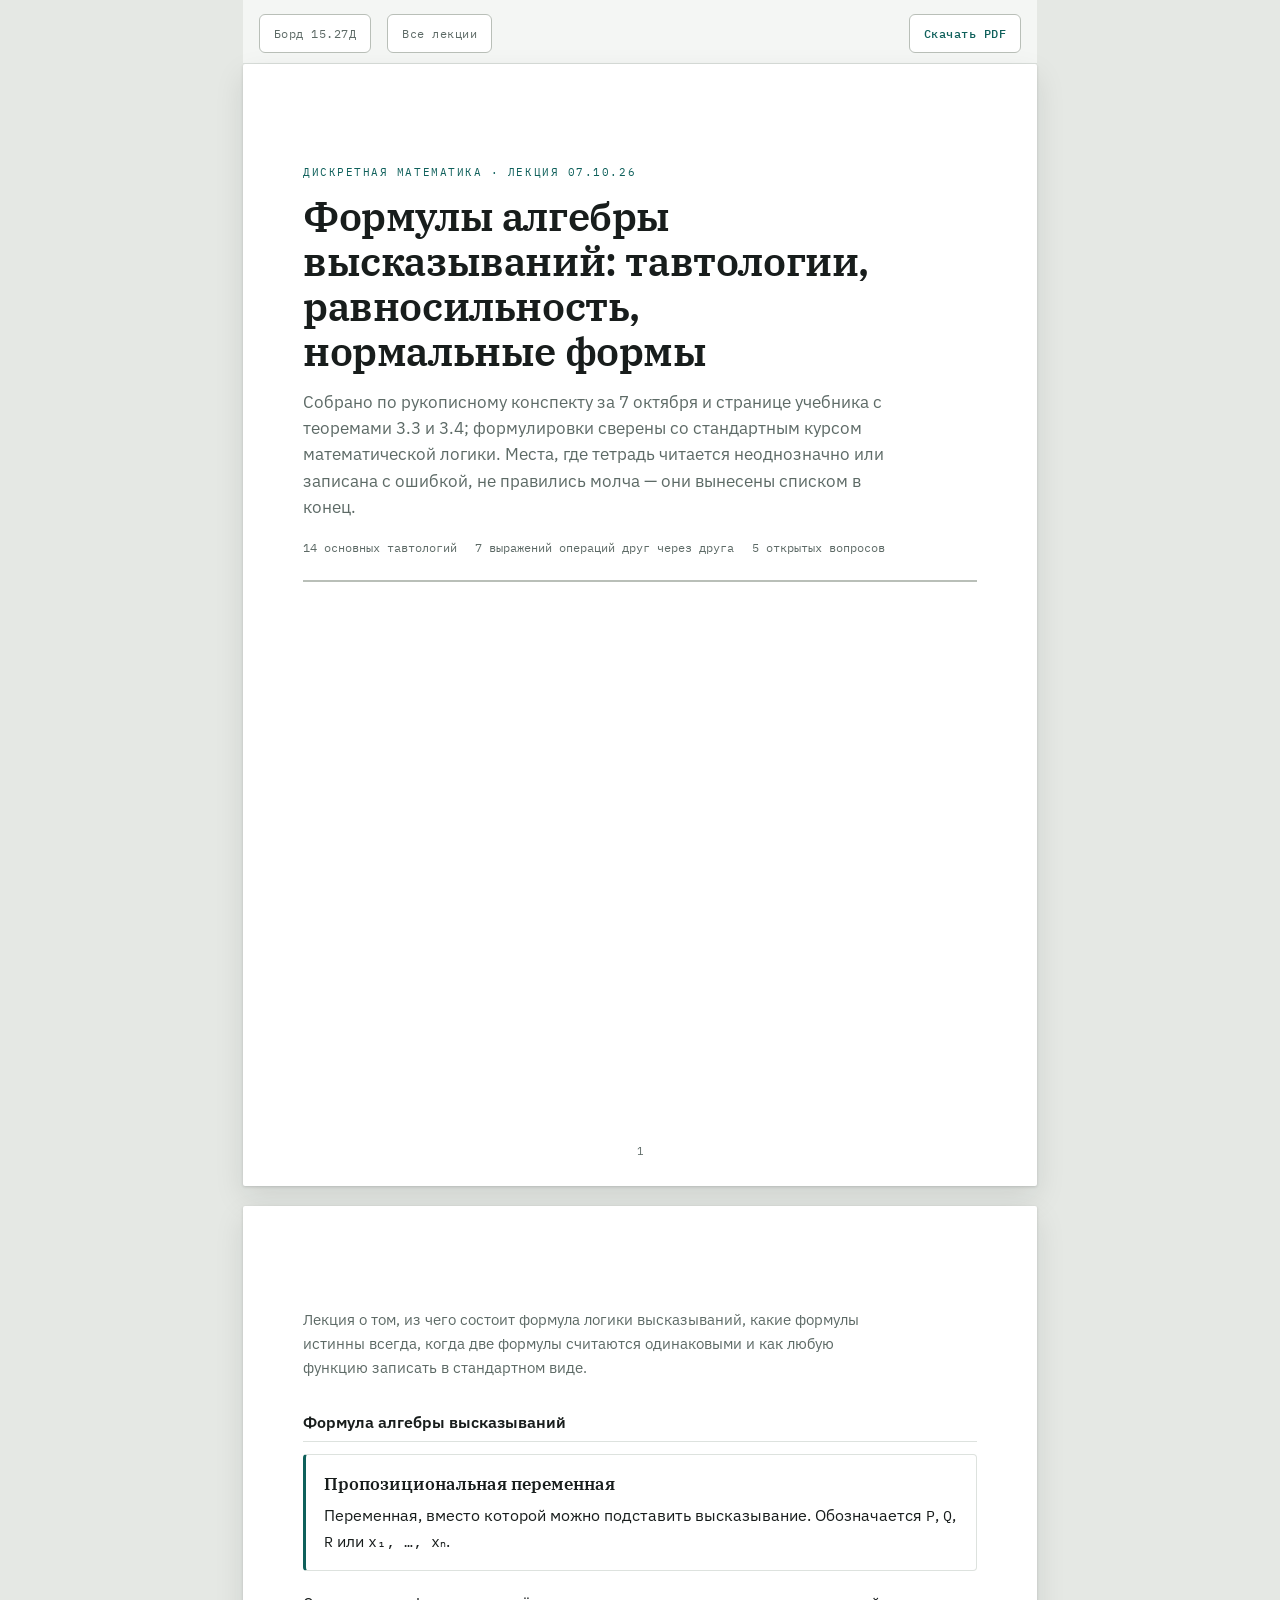
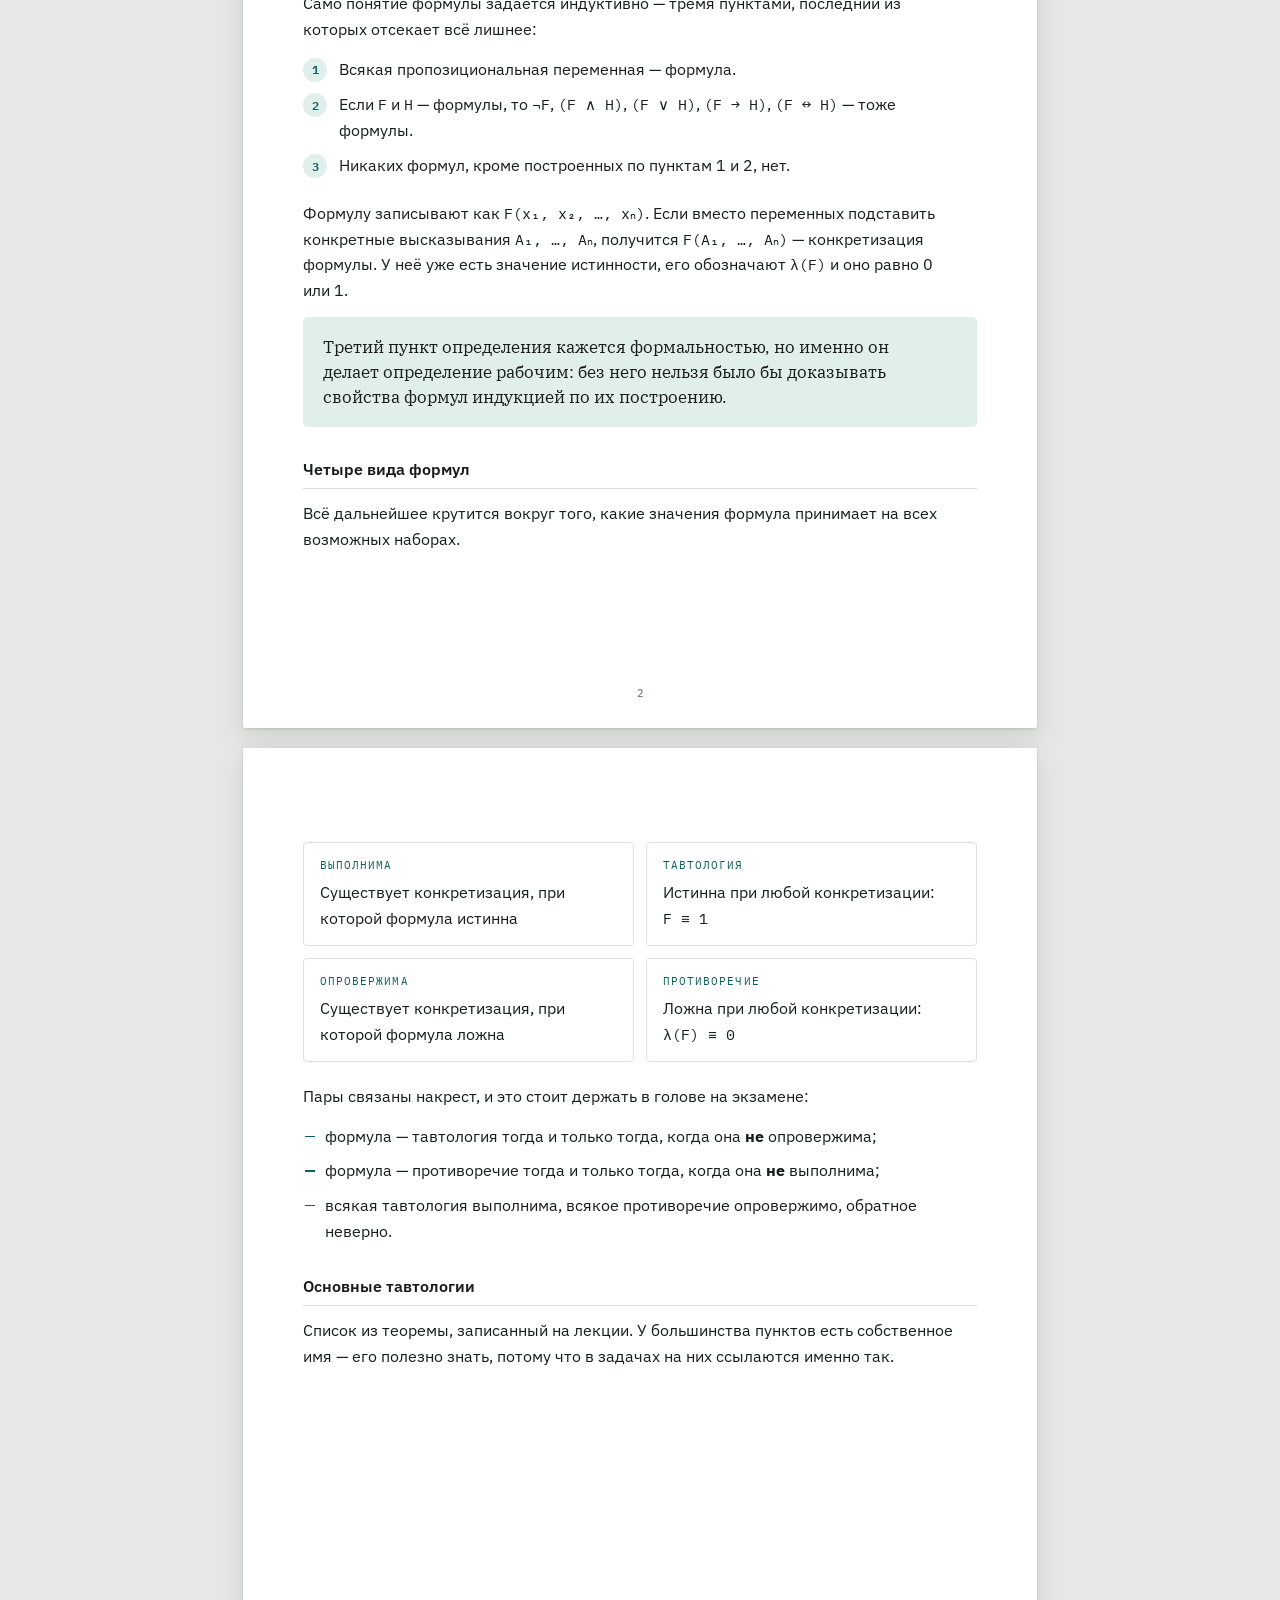
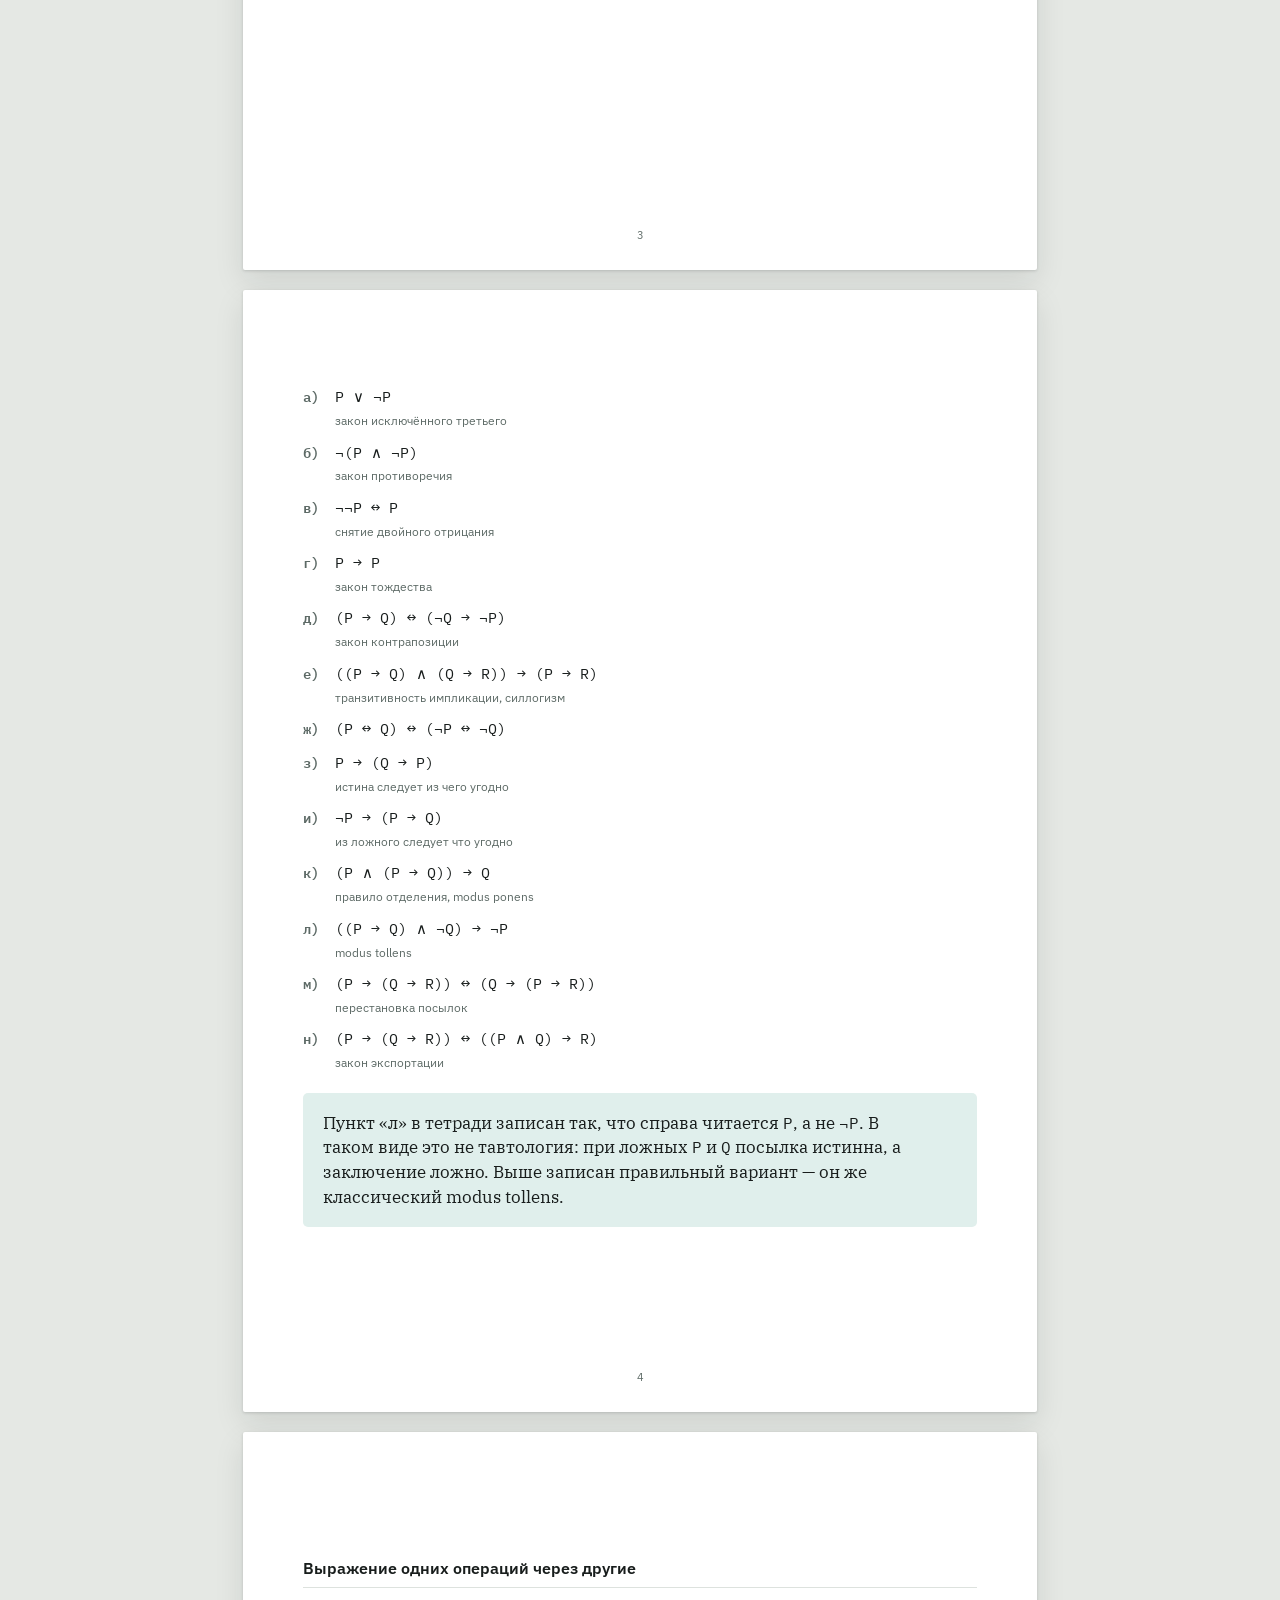
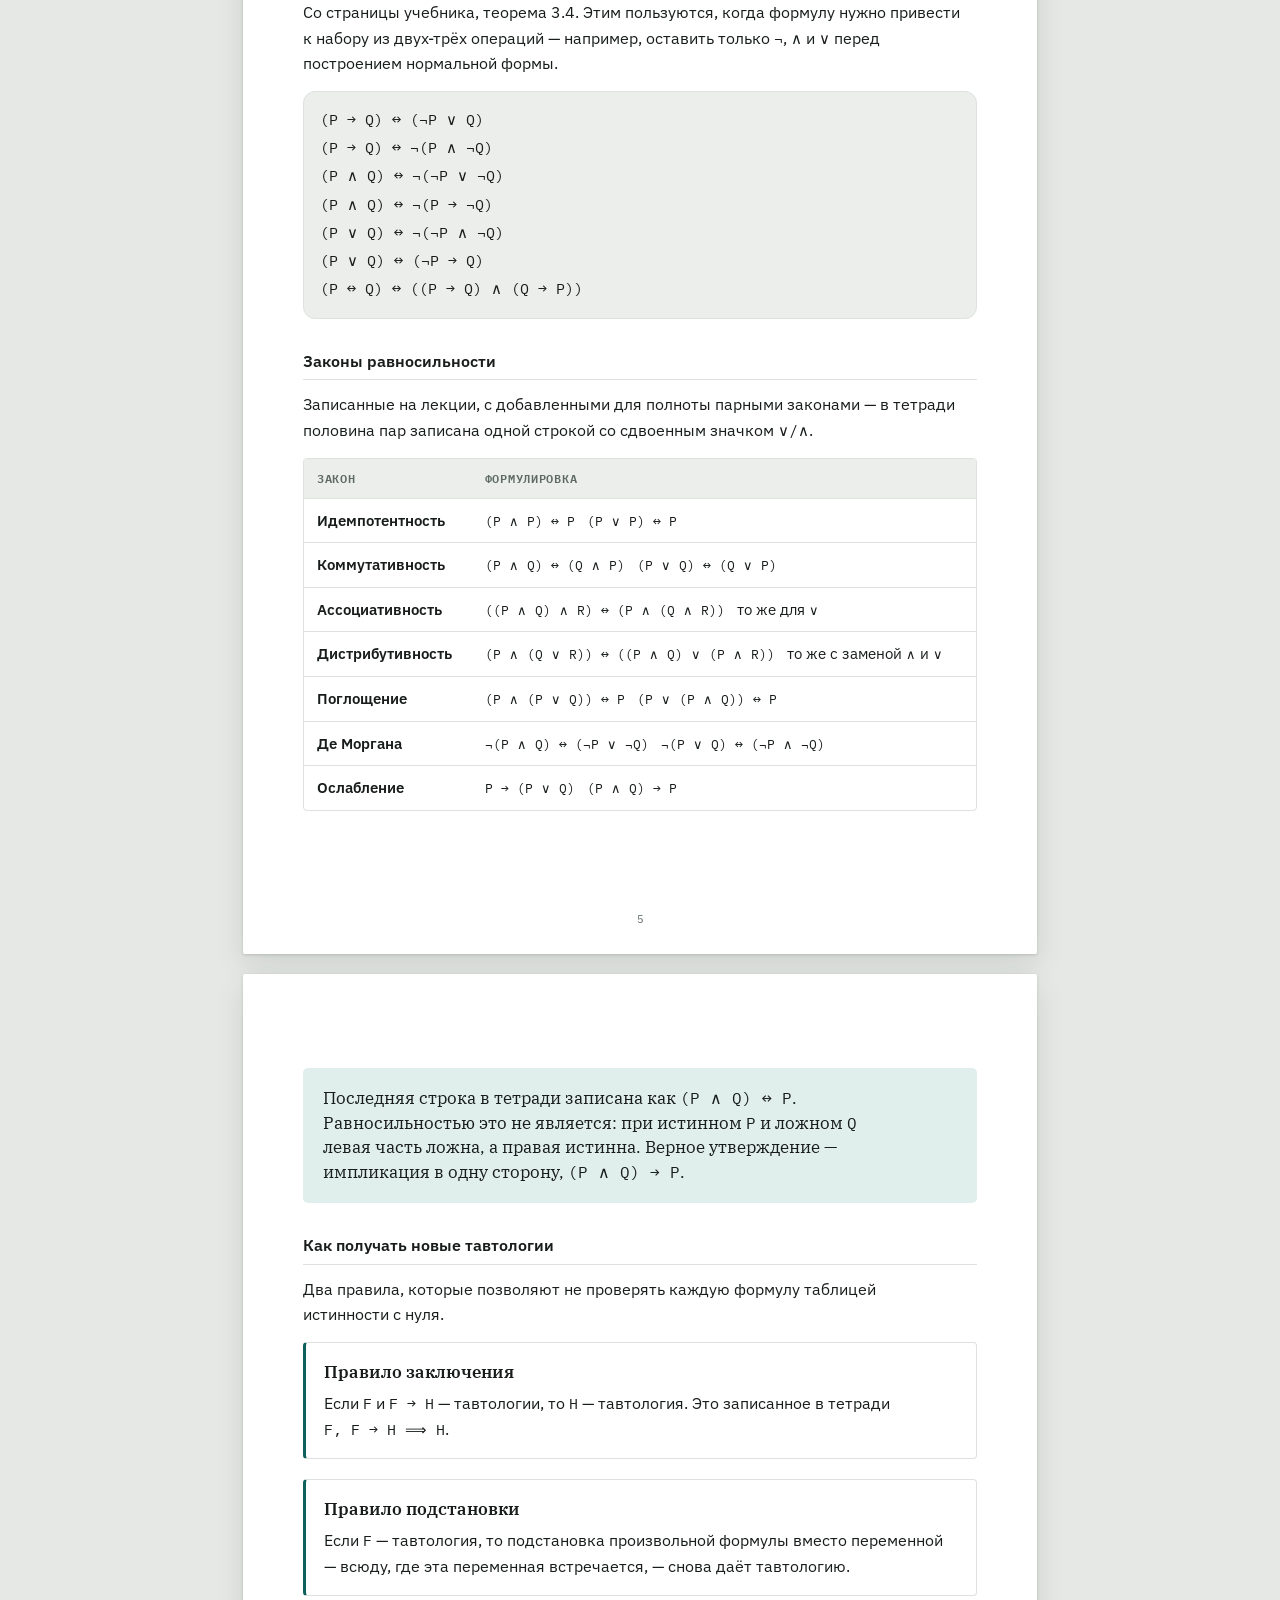
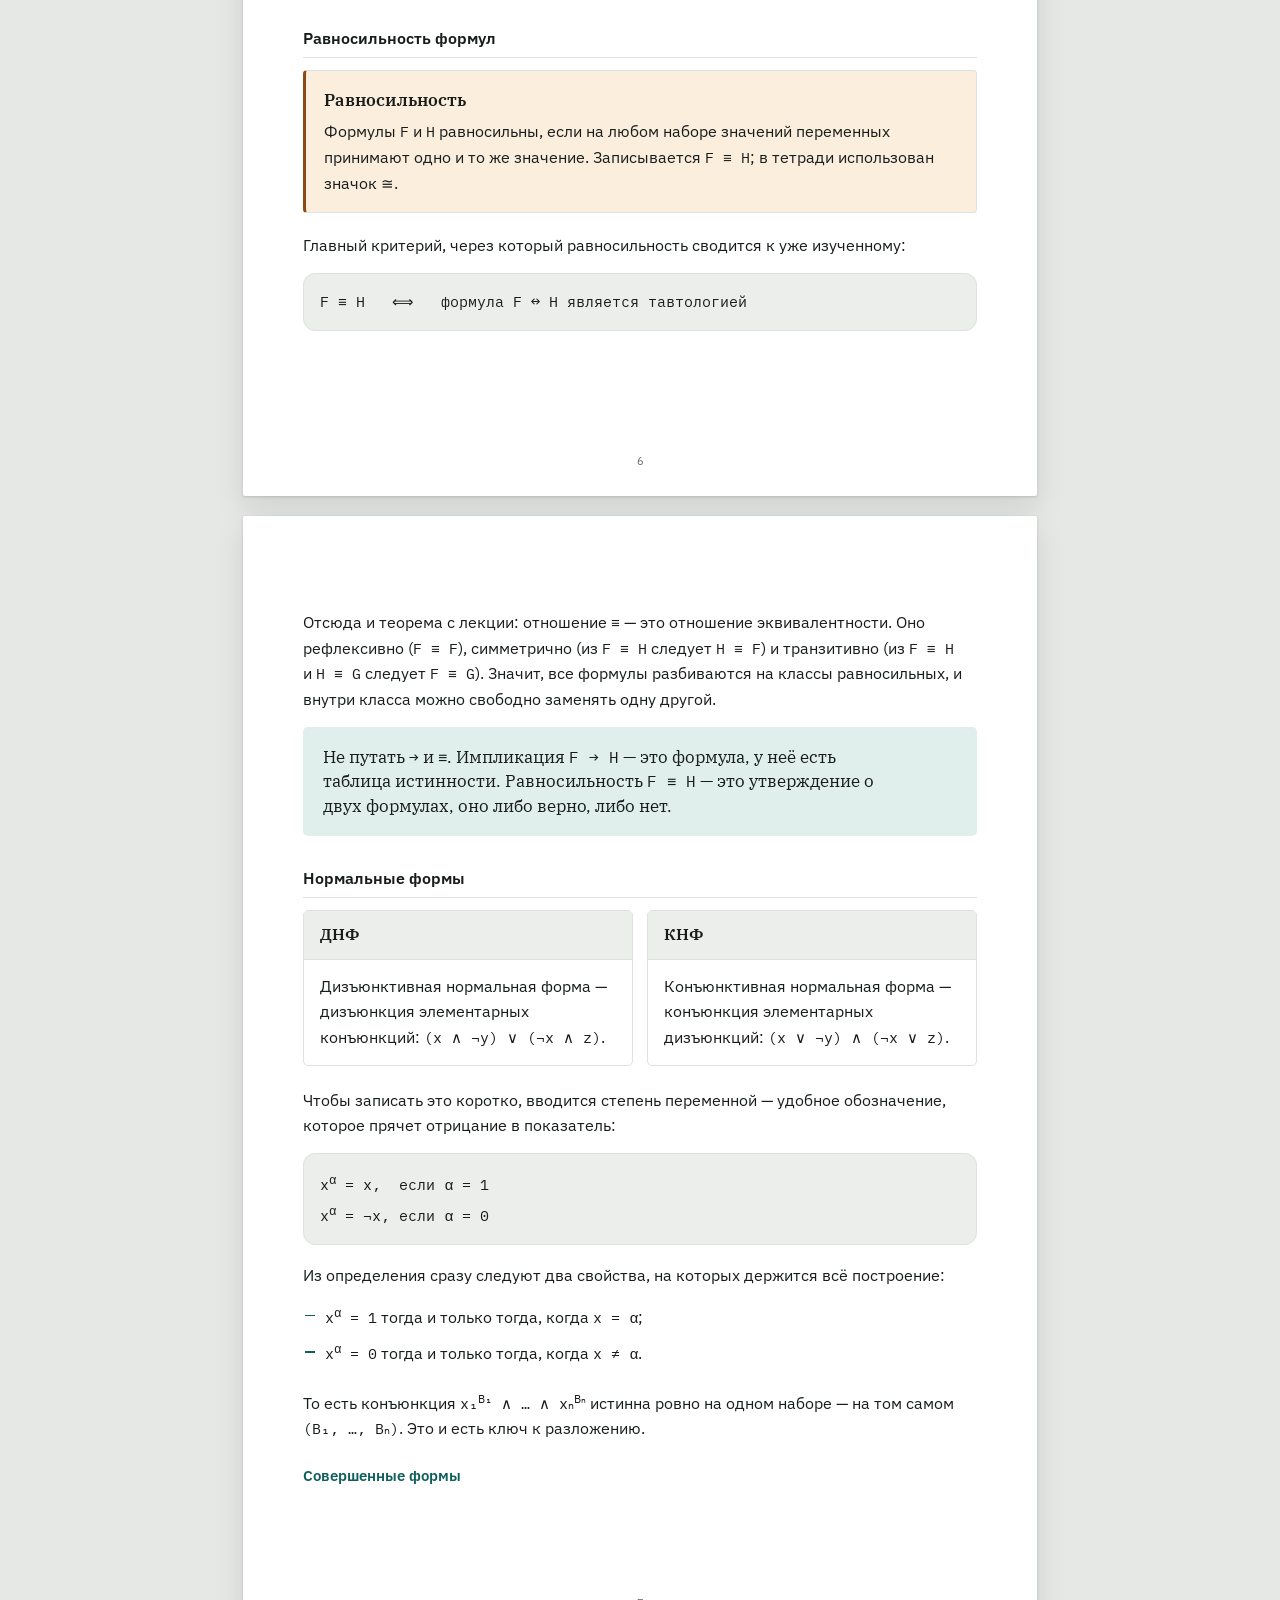
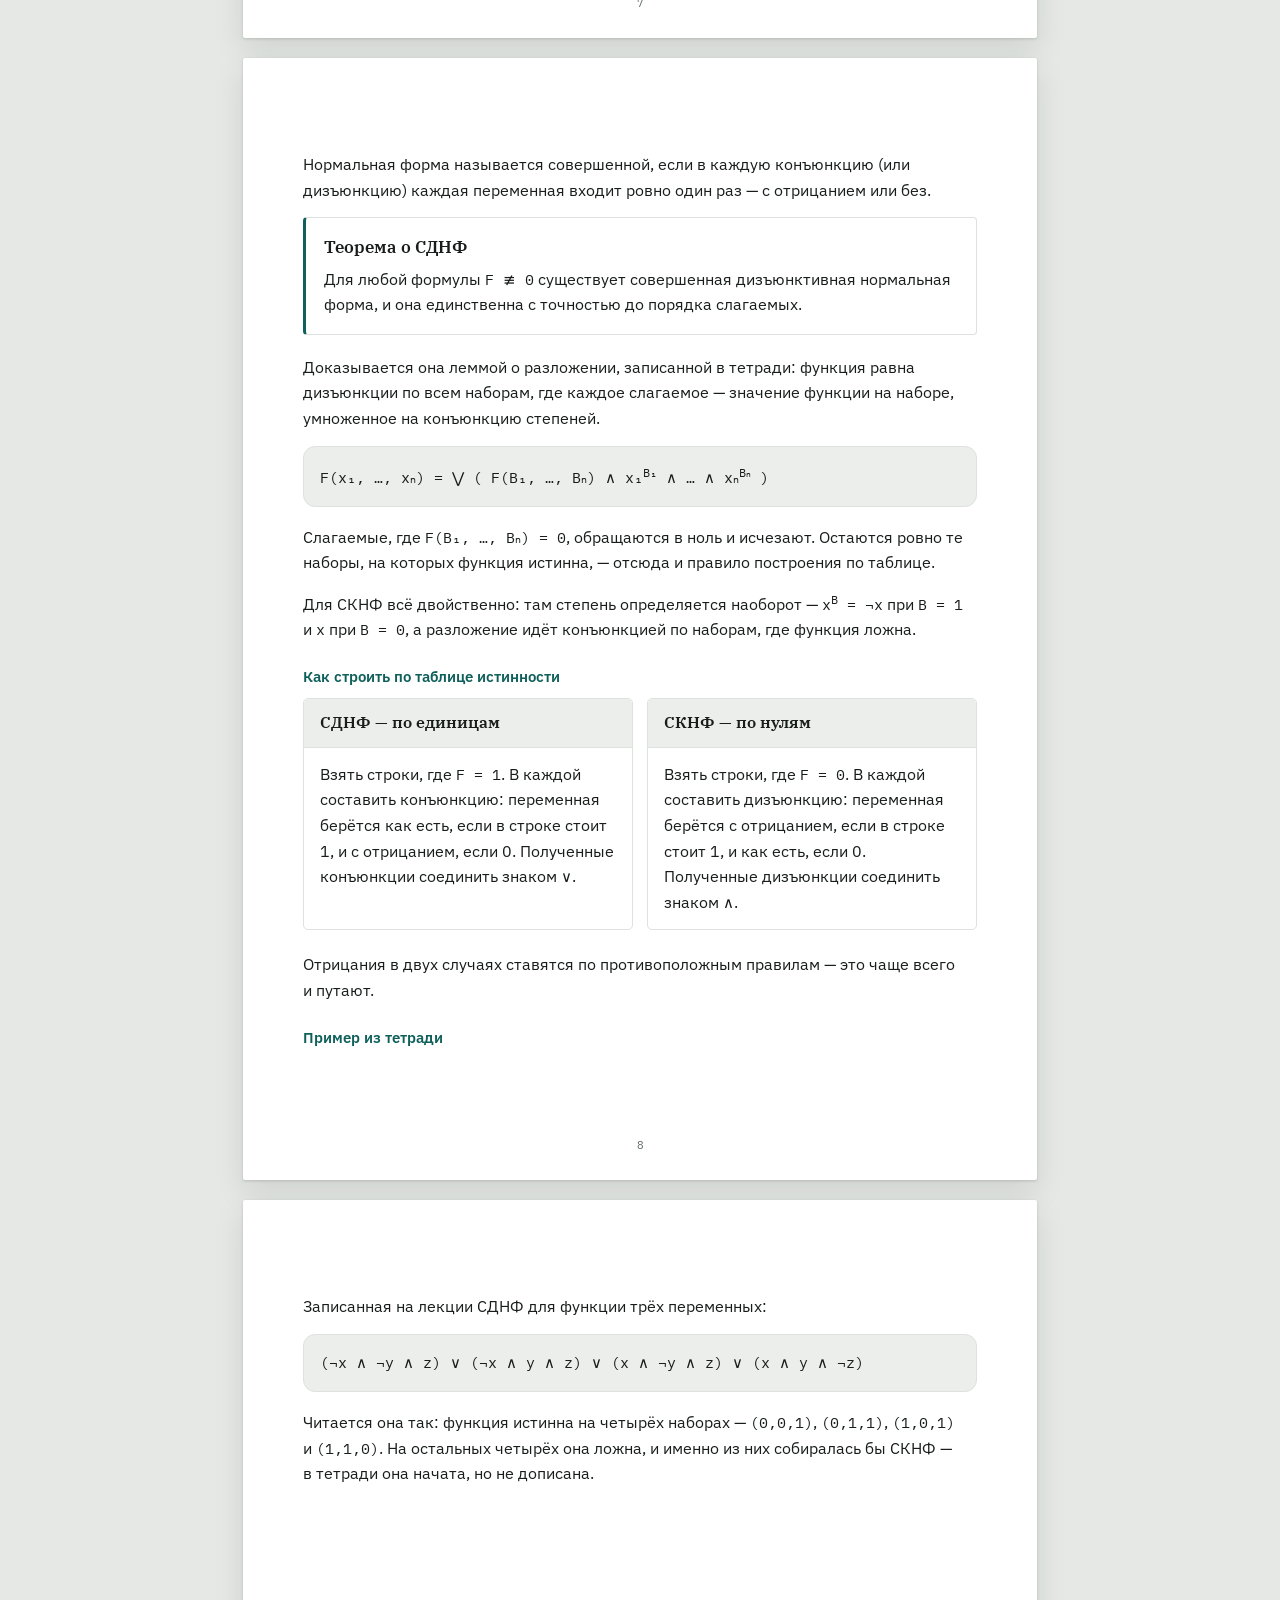
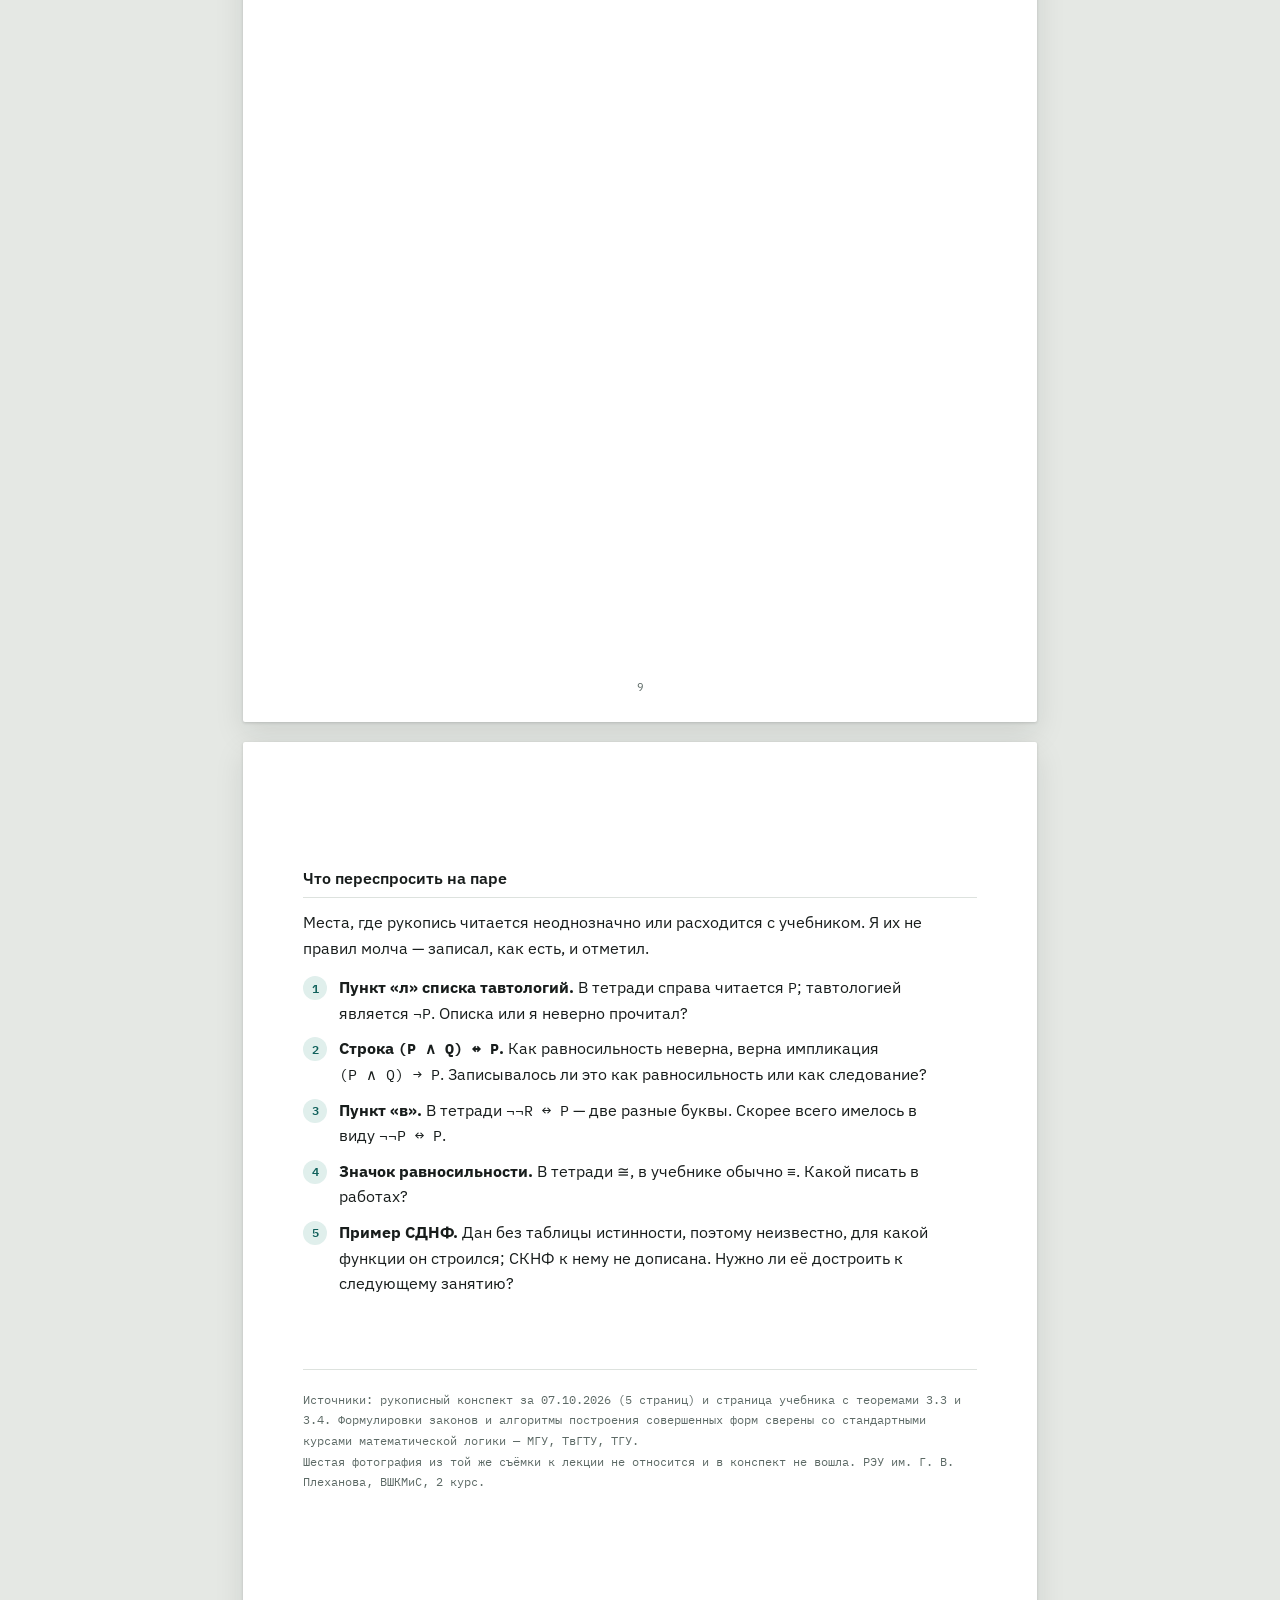
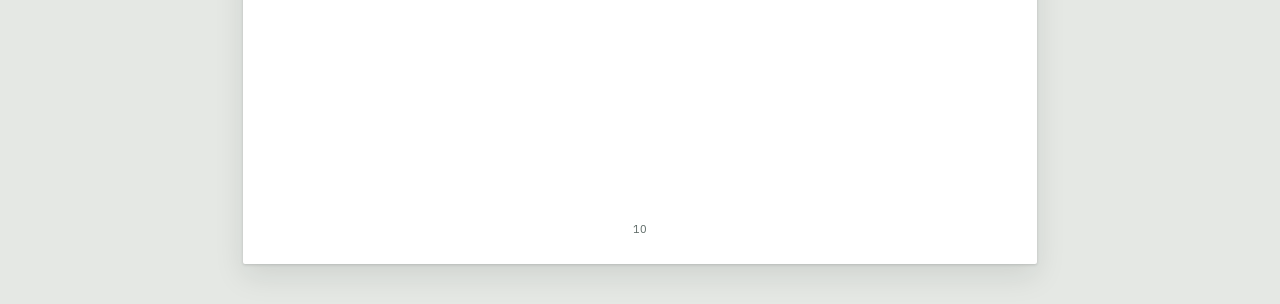
<file: lectures/diskretka-07-10.html>
<!doctype html>
<html lang="ru" data-theme="light">
<head>
<meta charset="utf-8">
<meta name="viewport" content="width=device-width, initial-scale=1, viewport-fit=cover">
<title>Дискретная математика — лекция 07.10.26</title>
<link rel="icon" href="https://lockerbig007.github.io/rea-board/icon.svg" type="image/svg+xml">
<link rel="apple-touch-icon" href="https://lockerbig007.github.io/rea-board/icon-180.png">
<meta property="og:type" content="article">
<meta property="og:site_name" content="Борд 15.27Д">
<meta property="og:title" content="Дискретная математика — лекция 07.10.26">
<meta property="og:image" content="https://lockerbig007.github.io/rea-board/preview.png">
<meta property="og:image:width" content="1200">
<meta property="og:image:height" content="630">
<meta property="og:url" content="https://lockerbig007.github.io/rea-board/lectures/diskretka-07-10.html">
<meta name="twitter:card" content="summary_large_image">

<link rel="stylesheet" href="https://fonts.googleapis.com/css2?family=IBM+Plex+Sans:ital,wght@0,400;0,500;0,600;1,400&family=IBM+Plex+Serif:ital,wght@0,500;0,600;1,400&family=IBM+Plex+Mono:wght@500;600&display=swap">
<style>
html{-webkit-text-size-adjust:100%}
body{margin:0}
img{max-width:100%}
@page{margin:12mm}
@media print{
  body{background:#fff!important}
  .wrap{max-width:none;padding-block:0 0}
  header{padding-block:0 16px}
  section{padding-block:20px 4px}
  .tw,.math,.m,.box,.cex,.task,.answer,.rule,.given,.legend,.def,.callout,.tile{break-inside:avoid}
  h1,h2,h3,caption{break-after:avoid}
  footer{break-inside:avoid}
  .tw{overflow:visible!important}
}
</style>
</head>
<body>
<nav class="sitebar">
  <a href="https://lockerbig007.github.io/rea-board/">Борд 15.27Д</a>
  <a href="https://lockerbig007.github.io/rea-board/lectures.html">Все лекции</a>
  <a class="get" href="https://lockerbig007.github.io/rea-board/lectures/diskretka-07-10.pdf" download>Скачать PDF</a>
</nav>

<style>
/* Layout: growing lecture archive — sticky lecture nav, each lecture a dated block of definition cards and lists */
:root{
  --bg:#f4f6f4;
  --surface:#ffffff;
  --surface-2:#eceeeb;
  --fg:#181d1c;
  --muted:#5d6a66;
  --line:#dde2de;
  --line-strong:#b9bfb8;
  --accent:#0f605b;
  --accent-soft:#e0efec;
  --mark:rgba(243,203,92,.55);
  --new:#8a4a12;
  --new-soft:#fbeedd;
  --serif:"IBM Plex Serif",Georgia,"Times New Roman",serif;
  --sans:"IBM Plex Sans","Segoe UI",Helvetica,Arial,sans-serif;
  --mono:"IBM Plex Mono","SFMono-Regular",Consolas,monospace;
}
@media (prefers-color-scheme:dark){
  :root:not([data-theme="light"]){
    --bg:#13171a;--surface:#1b2023;--surface-2:#232a2e;--fg:#e7ece9;--muted:#98a49f;
    --line:#2c3439;--line-strong:#434c52;--accent:#5ac8be;--accent-soft:#12332f;
    --mark:rgba(214,169,58,.32);--new:#e3a76d;--new-soft:#33240f;color-scheme:dark;
  }
}
:root[data-theme="dark"]{
  --bg:#13171a;--surface:#1b2023;--surface-2:#232a2e;--fg:#e7ece9;--muted:#98a49f;
  --line:#2c3439;--line-strong:#434c52;--accent:#5ac8be;--accent-soft:#12332f;
  --mark:rgba(214,169,58,.32);--new:#e3a76d;--new-soft:#33240f;color-scheme:dark;
}

body{background:var(--bg);color:var(--fg);font-family:var(--sans);font-size:16px;line-height:1.6;-webkit-text-size-adjust:100%}
*{box-sizing:border-box}
.wrap{max-width:840px;margin:0 auto;padding-inline:20px;padding-block:0 76px}

.masthead{padding-block:40px 22px;border-bottom:2px solid var(--line-strong)}
.kicker{font-family:var(--mono);font-size:11px;letter-spacing:.14em;text-transform:uppercase;color:var(--accent);margin:0 0 12px}
h1{font-family:var(--serif);font-weight:600;font-size:clamp(27px,5.6vw,40px);line-height:1.13;margin:0 0 14px;text-wrap:balance;letter-spacing:-.01em}
.standfirst{margin:0;color:var(--muted);font-size:16.5px;max-width:60ch}
.meta{display:flex;flex-wrap:wrap;gap:8px 18px;margin-top:18px;font-family:var(--mono);font-size:12px;color:var(--muted)}

nav{background:var(--bg);border-bottom:1px solid var(--line);margin-bottom:6px}
.navscroll{display:flex;flex-wrap:wrap;gap:8px;padding-block:16px}
nav a{font-family:var(--mono);font-size:12px;letter-spacing:.04em;text-decoration:none;color:var(--fg);border:1px solid var(--line-strong);border-radius:6px;padding:9px 14px;background:var(--surface);transition:color .15s,border-color .15s,background .15s}
nav a:hover,nav a:focus-visible{color:var(--accent);border-color:var(--accent);background:var(--accent-soft)}
nav a .nsub{display:block;font-size:10px;letter-spacing:.06em;text-transform:uppercase;color:var(--muted);margin-top:3px}
nav a.now{border-color:var(--new)}
nav a.now .nsub{color:var(--new)}

.lecture{padding-block:34px 6px;scroll-margin-top:16px}
.lecture+.lecture{border-top:2px solid var(--line-strong)}
.lhead{display:flex;align-items:baseline;gap:12px;flex-wrap:wrap;margin-bottom:6px}
.ldate{font-family:var(--mono);font-size:11px;letter-spacing:.12em;text-transform:uppercase;color:var(--accent);background:var(--accent-soft);border-radius:3px;padding:4px 9px}
.ldate.new{color:var(--new);background:var(--new-soft)}
h2{font-family:var(--serif);font-weight:600;font-size:clamp(22px,4vw,29px);line-height:1.22;margin:0;text-wrap:balance}
.sublede{margin:8px 0 24px;color:var(--muted);font-size:15px;max-width:62ch}

h3{font-family:var(--sans);font-weight:600;font-size:15.5px;margin:30px 0 12px;padding-bottom:6px;border-bottom:1px solid var(--line)}
h4{font-family:var(--sans);font-weight:600;font-size:14.5px;margin:22px 0 10px;color:var(--accent)}
p{margin:0 0 14px;max-width:66ch}

.def{background:var(--surface);border:1px solid var(--line);border-left:3px solid var(--accent);border-radius:4px;padding:16px 18px;margin:0 0 20px}
.def .term{font-family:var(--serif);font-weight:600;font-size:17px;display:block;margin-bottom:5px}
.def p{margin:0}
.def.key{border-left-color:var(--new);background:var(--new-soft)}
.mark{background:linear-gradient(var(--mark),var(--mark));background-size:100% 62%;background-repeat:no-repeat;background-position:0 78%;padding:0 2px}

ol.num{list-style:none;counter-reset:n;margin:0 0 22px;padding:0;display:grid;gap:10px}
ol.num li{counter-increment:n;position:relative;padding-left:36px;max-width:64ch}
ol.num li::before{content:counter(n);position:absolute;left:0;top:1px;width:24px;height:24px;border-radius:50%;background:var(--accent-soft);color:var(--accent);font-family:var(--mono);font-size:12px;font-weight:600;display:grid;place-items:center}
ul.dash{list-style:none;margin:0 0 22px;padding:0;display:grid;gap:9px}
ul.dash li{position:relative;padding-left:22px;max-width:64ch}
ul.dash li::before{content:"";position:absolute;left:2px;top:12px;width:10px;height:1.5px;background:var(--accent)}

.grid{display:grid;gap:12px;grid-template-columns:repeat(auto-fit,minmax(235px,1fr));margin:0 0 22px}
.tile{background:var(--surface);border:1px solid var(--line);border-radius:4px;padding:14px 16px;min-width:0}
.tile .tlabel{font-family:var(--mono);font-size:10.5px;letter-spacing:.1em;text-transform:uppercase;color:var(--accent);display:block;margin-bottom:6px}
.tile p{margin:0;font-size:14.5px;line-height:1.5}

.tw{overflow-x:auto;margin:0 0 22px;border:1px solid var(--line);border-radius:4px;background:var(--surface)}
table{border-collapse:collapse;width:100%;font-size:14.5px}
th,td{padding:10px 13px;text-align:left;border-bottom:1px solid var(--line);vertical-align:top}
thead th{background:var(--surface-2);font-size:12px;font-family:var(--mono);letter-spacing:.06em;text-transform:uppercase;color:var(--muted);font-weight:600;white-space:nowrap}
tbody tr:last-child td{border-bottom:none}
td.who{font-weight:600;white-space:nowrap}

.two{display:grid;gap:14px;grid-template-columns:repeat(auto-fit,minmax(280px,1fr));margin:0 0 22px}
.col{background:var(--surface);border:1px solid var(--line);border-radius:5px;overflow:hidden;min-width:0}
.col .ch{background:var(--surface-2);border-bottom:1px solid var(--line);padding:11px 16px;font-family:var(--serif);font-weight:600;font-size:16px}
.col .cb{padding:14px 16px}
.col .cb p:last-child,.col .cb ul:last-child{margin-bottom:0}
.col .cb ul{margin:0;padding-left:18px;display:grid;gap:7px;font-size:14.5px}

.todo{display:inline-block;font-family:var(--mono);font-size:10.5px;font-weight:600;letter-spacing:.08em;text-transform:uppercase;color:var(--new);background:var(--new-soft);border:1px solid var(--new);border-radius:3px;padding:1px 6px;margin-left:6px;vertical-align:1px;white-space:nowrap}
.unsure{background:linear-gradient(rgba(224,150,60,.3),rgba(224,150,60,.3));background-size:100% 100%;border-bottom:1.5px dashed var(--new);padding:0 2px}
.openq{background:var(--new-soft);border:1px solid var(--new);border-radius:5px;padding:18px 20px;margin:0 0 20px}
.openq h4{margin-top:0;color:var(--new)}
.openq ol{margin:0;padding-left:20px;display:grid;gap:12px}
.openq li{max-width:64ch}
.openq .where{font-family:var(--mono);font-size:11px;letter-spacing:.05em;text-transform:uppercase;color:var(--muted);display:block;margin-bottom:3px}
figure{margin:0 0 24px;background:var(--surface);border:1px solid var(--line);border-radius:5px;overflow:hidden}
figure img{display:block;width:100%;height:auto}
figure figcaption{padding:11px 15px;border-top:1px solid var(--line);font-size:13.5px;color:var(--muted);background:var(--surface-2)}
figure figcaption b{color:var(--fg);font-weight:600}
.callout{background:var(--accent-soft);border-radius:5px;padding:18px 20px;margin:0 0 22px}
.callout p{margin:0;font-family:var(--serif);font-size:17px;line-height:1.45;max-width:58ch}
.src{font-family:var(--mono);font-size:11px;color:var(--muted);letter-spacing:.04em;margin:-12px 0 20px}

footer{margin-top:44px;padding-top:20px;border-top:1px solid var(--line);font-family:var(--mono);font-size:11.5px;color:var(--muted);line-height:1.8}
@media (max-width:560px){.wrap{padding-inline:16px}.lecture{padding-block:28px 4px}}
@media (prefers-reduced-motion:reduce){*{transition:none!important;scroll-behavior:auto!important}}
@media print{nav{display:none}.masthead{border-bottom-width:1px}}
html{scroll-behavior:smooth}
</style>
<style>
.f{font-family:var(--mono);font-size:.93em;white-space:nowrap}
.fx{font-family:var(--mono);font-size:.93em;white-space:pre-wrap;line-height:1.9;
    background:var(--surface-2);border:1px solid var(--line);border-radius:12px;
    padding:14px 16px;margin:0 0 18px;overflow-x:auto}
.fl{display:grid;grid-template-columns:auto 1fr;gap:9px 16px;margin:0 0 20px;align-items:baseline}
.fl b{font-weight:600;color:var(--muted);font-family:var(--mono);font-size:.9em}
.fl span{font-family:var(--mono);font-size:.93em}
.fl i{display:block;font-family:var(--sans);font-style:normal;font-size:.82em;
      color:var(--muted);margin-top:2px}
@media (max-width:560px){.fl span,.fx,.f{font-size:.86em}}
</style>
<div class="wrap">
<header class="masthead">
  <p class="kicker">Дискретная математика · лекция 07.10.26</p>
  <h1>Формулы алгебры высказываний: тавтологии, равносильность, нормальные формы</h1>
  <p class="standfirst">Собрано по рукописному конспекту за 7 октября и странице учебника с теоремами 3.3 и 3.4; формулировки сверены со стандартным курсом математической логики. Места, где тетрадь читается неоднозначно или записана с ошибкой, не правились молча — они вынесены списком в конец.</p>
  <div class="meta">
    <span>14 основных тавтологий</span>
    <span>7 выражений операций друг через друга</span>
    <span>5 открытых вопросов</span>
  </div>
</header>

<section class="lecture" id="dm-07-10">

  <p class="sublede">Лекция о том, из чего состоит формула логики высказываний, какие формулы истинны всегда, когда две формулы считаются одинаковыми и как любую функцию записать в стандартном виде.</p>

  <h3>Формула алгебры высказываний</h3>

  <div class="def">
    <span class="term">Пропозициональная переменная</span>
    <p>Переменная, вместо которой можно подставить высказывание. Обозначается <span class="f">P</span>, <span class="f">Q</span>, <span class="f">R</span> или <span class="f">x₁, …, xₙ</span>.</p>
  </div>

  <p>Само понятие формулы задаётся индуктивно — тремя пунктами, последний из которых отсекает всё лишнее:</p>

  <ol class="num">
    <li>Всякая пропозициональная переменная — формула.</li>
    <li>Если <span class="f">F</span> и <span class="f">H</span> — формулы, то <span class="f">¬F</span>, <span class="f">(F ∧ H)</span>, <span class="f">(F ∨ H)</span>, <span class="f">(F → H)</span>, <span class="f">(F ↔ H)</span> — тоже формулы.</li>
    <li>Никаких формул, кроме построенных по пунктам 1 и 2, нет.</li>
  </ol>

  <p>Формулу записывают как <span class="f">F(x₁, x₂, …, xₙ)</span>. Если вместо переменных подставить конкретные высказывания <span class="f">A₁, …, Aₙ</span>, получится <span class="f">F(A₁, …, Aₙ)</span> — конкретизация формулы. У неё уже есть значение истинности, его обозначают <span class="f">λ(F)</span> и оно равно 0 или 1.</p>

  <div class="callout">
    <p>Третий пункт определения кажется формальностью, но именно он делает определение рабочим: без него нельзя было бы доказывать свойства формул индукцией по их построению.</p>
  </div>

  <h3>Четыре вида формул</h3>

  <p>Всё дальнейшее крутится вокруг того, какие значения формула принимает на всех возможных наборах.</p>

  <div class="grid">
    <div class="tile"><span class="tlabel">Выполнима</span>Существует конкретизация, при которой формула истинна</div>
    <div class="tile"><span class="tlabel">Тавтология</span>Истинна при любой конкретизации: <span class="f">F ≡ 1</span></div>
    <div class="tile"><span class="tlabel">Опровержима</span>Существует конкретизация, при которой формула ложна</div>
    <div class="tile"><span class="tlabel">Противоречие</span>Ложна при любой конкретизации: <span class="f">λ(F) ≡ 0</span></div>
  </div>

  <p>Пары связаны накрест, и это стоит держать в голове на экзамене:</p>

  <ul class="dash">
    <li>формула — тавтология тогда и только тогда, когда она <strong>не</strong> опровержима;</li>
    <li>формула — противоречие тогда и только тогда, когда она <strong>не</strong> выполнима;</li>
    <li>всякая тавтология выполнима, всякое противоречие опровержимо, обратное неверно.</li>
  </ul>

  <h3>Основные тавтологии</h3>

  <p>Список из теоремы, записанный на лекции. У большинства пунктов есть собственное имя — его полезно знать, потому что в задачах на них ссылаются именно так.</p>

  <div class="fl">
    <b>а)</b><span>P ∨ ¬P<i>закон исключённого третьего</i></span>
    <b>б)</b><span>¬(P ∧ ¬P)<i>закон противоречия</i></span>
    <b>в)</b><span>¬¬P ↔ P<i>снятие двойного отрицания</i></span>
    <b>г)</b><span>P → P<i>закон тождества</i></span>
    <b>д)</b><span>(P → Q) ↔ (¬Q → ¬P)<i>закон контрапозиции</i></span>
    <b>е)</b><span>((P → Q) ∧ (Q → R)) → (P → R)<i>транзитивность импликации, силлогизм</i></span>
    <b>ж)</b><span>(P ↔ Q) ↔ (¬P ↔ ¬Q)</span>
    <b>з)</b><span>P → (Q → P)<i>истина следует из чего угодно</i></span>
    <b>и)</b><span>¬P → (P → Q)<i>из ложного следует что угодно</i></span>
    <b>к)</b><span>(P ∧ (P → Q)) → Q<i>правило отделения, modus ponens</i></span>
    <b>л)</b><span>((P → Q) ∧ ¬Q) → ¬P<i>modus tollens</i></span>
    <b>м)</b><span>(P → (Q → R)) ↔ (Q → (P → R))<i>перестановка посылок</i></span>
    <b>н)</b><span>(P → (Q → R)) ↔ ((P ∧ Q) → R)<i>закон экспортации</i></span>
  </div>

  <div class="callout">
    <p>Пункт «л» в тетради записан так, что справа читается <span class="f">P</span>, а не <span class="f">¬P</span>. В таком виде это не тавтология: при ложных <span class="f">P</span> и <span class="f">Q</span> посылка истинна, а заключение ложно. Выше записан правильный вариант — он же классический modus tollens.</p>
  </div>

  <h3>Выражение одних операций через другие</h3>

  <p>Со страницы учебника, теорема 3.4. Этим пользуются, когда формулу нужно привести к набору из двух-трёх операций — например, оставить только <span class="f">¬</span>, <span class="f">∧</span> и <span class="f">∨</span> перед построением нормальной формы.</p>

  <div class="fx">(P → Q) ↔ (¬P ∨ Q)
(P → Q) ↔ ¬(P ∧ ¬Q)
(P ∧ Q) ↔ ¬(¬P ∨ ¬Q)
(P ∧ Q) ↔ ¬(P → ¬Q)
(P ∨ Q) ↔ ¬(¬P ∧ ¬Q)
(P ∨ Q) ↔ (¬P → Q)
(P ↔ Q) ↔ ((P → Q) ∧ (Q → P))</div>

  <h3>Законы равносильности</h3>

  <p>Записанные на лекции, с добавленными для полноты парными законами — в тетради половина пар записана одной строкой со сдвоенным значком <span class="f">∨/∧</span>.</p>

  <div class="tw">
    <table>
      <thead><tr><th>Закон</th><th>Формулировка</th></tr></thead>
      <tbody>
        <tr><td class="who">Идемпотентность</td><td><span class="f">(P ∧ P) ↔ P</span> &nbsp; <span class="f">(P ∨ P) ↔ P</span></td></tr>
        <tr><td class="who">Коммутативность</td><td><span class="f">(P ∧ Q) ↔ (Q ∧ P)</span> &nbsp; <span class="f">(P ∨ Q) ↔ (Q ∨ P)</span></td></tr>
        <tr><td class="who">Ассоциативность</td><td><span class="f">((P ∧ Q) ∧ R) ↔ (P ∧ (Q ∧ R))</span> &nbsp; то же для <span class="f">∨</span></td></tr>
        <tr><td class="who">Дистрибутивность</td><td><span class="f">(P ∧ (Q ∨ R)) ↔ ((P ∧ Q) ∨ (P ∧ R))</span> &nbsp; то же с заменой <span class="f">∧</span> и <span class="f">∨</span></td></tr>
        <tr><td class="who">Поглощение</td><td><span class="f">(P ∧ (P ∨ Q)) ↔ P</span> &nbsp; <span class="f">(P ∨ (P ∧ Q)) ↔ P</span></td></tr>
        <tr><td class="who">Де Моргана</td><td><span class="f">¬(P ∧ Q) ↔ (¬P ∨ ¬Q)</span> &nbsp; <span class="f">¬(P ∨ Q) ↔ (¬P ∧ ¬Q)</span></td></tr>
        <tr><td class="who">Ослабление</td><td><span class="f">P → (P ∨ Q)</span> &nbsp; <span class="f">(P ∧ Q) → P</span></td></tr>
      </tbody>
    </table>
  </div>

  <div class="callout">
    <p>Последняя строка в тетради записана как <span class="f">(P ∧ Q) ↔ P</span>. Равносильностью это не является: при истинном <span class="f">P</span> и ложном <span class="f">Q</span> левая часть ложна, а правая истинна. Верное утверждение — импликация в одну сторону, <span class="f">(P ∧ Q) → P</span>.</p>
  </div>

  <h3>Как получать новые тавтологии</h3>

  <p>Два правила, которые позволяют не проверять каждую формулу таблицей истинности с нуля.</p>

  <div class="def">
    <span class="term">Правило заключения</span>
    <p>Если <span class="f">F</span> и <span class="f">F → H</span> — тавтологии, то <span class="f">H</span> — тавтология. Это записанное в тетради <span class="f">F, F → H ⟹ H</span>.</p>
  </div>

  <div class="def">
    <span class="term">Правило подстановки</span>
    <p>Если <span class="f">F</span> — тавтология, то подстановка произвольной формулы вместо переменной — всюду, где эта переменная встречается, — снова даёт тавтологию.</p>
  </div>

  <h3>Равносильность формул</h3>

  <div class="def key">
    <span class="term">Равносильность</span>
    <p>Формулы <span class="f">F</span> и <span class="f">H</span> равносильны, если на любом наборе значений переменных принимают одно и то же значение. Записывается <span class="f">F ≡ H</span>; в тетради использован значок <span class="f">≅</span>.</p>
  </div>

  <p>Главный критерий, через который равносильность сводится к уже изученному:</p>

  <div class="fx">F ≡ H   ⟺   формула F ↔ H является тавтологией</div>

  <p>Отсюда и теорема с лекции: отношение <span class="f">≡</span> — это отношение эквивалентности. Оно рефлексивно (<span class="f">F ≡ F</span>), симметрично (из <span class="f">F ≡ H</span> следует <span class="f">H ≡ F</span>) и транзитивно (из <span class="f">F ≡ H</span> и <span class="f">H ≡ G</span> следует <span class="f">F ≡ G</span>). Значит, все формулы разбиваются на классы равносильных, и внутри класса можно свободно заменять одну другой.</p>

  <div class="callout">
    <p>Не путать <span class="f">→</span> и <span class="f">≡</span>. Импликация <span class="f">F → H</span> — это формула, у неё есть таблица истинности. Равносильность <span class="f">F ≡ H</span> — это утверждение о двух формулах, оно либо верно, либо нет.</p>
  </div>

  <h3>Нормальные формы</h3>

  <div class="two">
    <div class="col">
      <div class="ch">ДНФ</div>
      <div class="cb"><p>Дизъюнктивная нормальная форма — дизъюнкция элементарных конъюнкций: <span class="f">(x ∧ ¬y) ∨ (¬x ∧ z)</span>.</p></div>
    </div>
    <div class="col">
      <div class="ch">КНФ</div>
      <div class="cb"><p>Конъюнктивная нормальная форма — конъюнкция элементарных дизъюнкций: <span class="f">(x ∨ ¬y) ∧ (¬x ∨ z)</span>.</p></div>
    </div>
  </div>

  <p>Чтобы записать это коротко, вводится степень переменной — удобное обозначение, которое прячет отрицание в показатель:</p>

  <div class="fx">x<sup>α</sup> = x,  если α = 1
x<sup>α</sup> = ¬x, если α = 0</div>

  <p>Из определения сразу следуют два свойства, на которых держится всё построение:</p>

  <ul class="dash">
    <li><span class="f">x<sup>α</sup> = 1</span> тогда и только тогда, когда <span class="f">x = α</span>;</li>
    <li><span class="f">x<sup>α</sup> = 0</span> тогда и только тогда, когда <span class="f">x ≠ α</span>.</li>
  </ul>

  <p>То есть конъюнкция <span class="f">x₁<sup>B₁</sup> ∧ … ∧ xₙ<sup>Bₙ</sup></span> истинна ровно на одном наборе — на том самом <span class="f">(B₁, …, Bₙ)</span>. Это и есть ключ к разложению.</p>

  <h4>Совершенные формы</h4>

  <p>Нормальная форма называется совершенной, если в каждую конъюнкцию (или дизъюнкцию) каждая переменная входит ровно один раз — с отрицанием или без.</p>

  <div class="def">
    <span class="term">Теорема о СДНФ</span>
    <p>Для любой формулы <span class="f">F ≢ 0</span> существует совершенная дизъюнктивная нормальная форма, и она единственна с точностью до порядка слагаемых.</p>
  </div>

  <p>Доказывается она леммой о разложении, записанной в тетради: функция равна дизъюнкции по всем наборам, где каждое слагаемое — значение функции на наборе, умноженное на конъюнкцию степеней.</p>

  <div class="fx">F(x₁, …, xₙ) = ⋁ ( F(B₁, …, Bₙ) ∧ x₁<sup>B₁</sup> ∧ … ∧ xₙ<sup>Bₙ</sup> )</div>

  <p>Слагаемые, где <span class="f">F(B₁, …, Bₙ) = 0</span>, обращаются в ноль и исчезают. Остаются ровно те наборы, на которых функция истинна, — отсюда и правило построения по таблице.</p>

  <p>Для СКНФ всё двойственно: там степень определяется наоборот — <span class="f">x<sup>B</sup> = ¬x</span> при <span class="f">B = 1</span> и <span class="f">x</span> при <span class="f">B = 0</span>, а разложение идёт конъюнкцией по наборам, где функция ложна.</p>

  <h4>Как строить по таблице истинности</h4>

  <div class="two">
    <div class="col">
      <div class="ch">СДНФ — по единицам</div>
      <div class="cb"><p>Взять строки, где <span class="f">F = 1</span>. В каждой составить конъюнкцию: переменная берётся как есть, если в строке стоит 1, и с отрицанием, если 0. Полученные конъюнкции соединить знаком <span class="f">∨</span>.</p></div>
    </div>
    <div class="col">
      <div class="ch">СКНФ — по нулям</div>
      <div class="cb"><p>Взять строки, где <span class="f">F = 0</span>. В каждой составить дизъюнкцию: переменная берётся с отрицанием, если в строке стоит 1, и как есть, если 0. Полученные дизъюнкции соединить знаком <span class="f">∧</span>.</p></div>
    </div>
  </div>

  <p>Отрицания в двух случаях ставятся по противоположным правилам — это чаще всего и путают.</p>

  <h4>Пример из тетради</h4>

  <p>Записанная на лекции СДНФ для функции трёх переменных:</p>

  <div class="fx">(¬x ∧ ¬y ∧ z) ∨ (¬x ∧ y ∧ z) ∨ (x ∧ ¬y ∧ z) ∨ (x ∧ y ∧ ¬z)</div>

  <p>Читается она так: функция истинна на четырёх наборах — <span class="f">(0,0,1)</span>, <span class="f">(0,1,1)</span>, <span class="f">(1,0,1)</span> и <span class="f">(1,1,0)</span>. На остальных четырёх она ложна, и именно из них собиралась бы СКНФ — в тетради она начата, но не дописана.</p>

</section>

<section class="lecture" id="openq">

  <h3>Что переспросить на паре</h3>

  <p>Места, где рукопись читается неоднозначно или расходится с учебником. Я их не правил молча — записал, как есть, и отметил.</p>

  <ol class="num">
    <li><strong>Пункт «л» списка тавтологий.</strong> В тетради справа читается <span class="f">P</span>; тавтологией является <span class="f">¬P</span>. Описка или я неверно прочитал?</li>
    <li><strong>Строка <span class="f">(P ∧ Q) ↔ P</span>.</strong> Как равносильность неверна, верна импликация <span class="f">(P ∧ Q) → P</span>. Записывалось ли это как равносильность или как следование?</li>
    <li><strong>Пункт «в».</strong> В тетради <span class="f">¬¬R ↔ P</span> — две разные буквы. Скорее всего имелось в виду <span class="f">¬¬P ↔ P</span>.</li>
    <li><strong>Значок равносильности.</strong> В тетради <span class="f">≅</span>, в учебнике обычно <span class="f">≡</span>. Какой писать в работах?</li>
    <li><strong>Пример СДНФ.</strong> Дан без таблицы истинности, поэтому неизвестно, для какой функции он строился; СКНФ к нему не дописана. Нужно ли её достроить к следующему занятию?</li>
  </ol>

</section>

<footer>
  Источники: рукописный конспект за 07.10.2026 (5 страниц) и страница учебника с теоремами 3.3 и 3.4. Формулировки законов и алгоритмы построения совершенных форм сверены со стандартными курсами математической логики — МГУ, ТвГТУ, ТГУ.<br>
  Шестая фотография из той же съёмки к лекции не относится и в конспект не вошла. РЭУ им. Г. В. Плеханова, ВШКМиС, 2 курс.
</footer>

</div>

<style>
/* Лист бумаги вместо бесконечной ленты: конспект читается как документ. */
body{background:#e5e8e4}
.sitebar{display:flex;gap:16px;flex-wrap:wrap;align-items:center;
  max-width:794px;margin:0 auto;padding:14px 16px 10px;
  font-family:var(--sans);font-size:13px}
.sitebar a{color:var(--muted);text-decoration:none}
.sitebar a:hover{color:var(--accent)}
.sitebar .get{margin-left:auto;color:var(--accent);font-weight:500}

.wrap.paged{max-width:none;padding:0}
.pages{display:flex;flex-direction:column;align-items:center;gap:20px;padding-bottom:40px}
.page{position:relative;width:794px;height:1122px;padding:60px 60px 72px;
  background:var(--surface);border-radius:2px;
  box-shadow:0 1px 3px rgba(24,29,28,.16),0 12px 30px rgba(24,29,28,.10)}
.page.tall{height:auto;padding-bottom:72px}
.page-num{position:absolute;left:0;right:0;bottom:26px;text-align:center;
  font-family:var(--sans);font-size:11px;color:var(--muted)}
.page > .page-body > :first-child{margin-top:0}

/* На телефоне листы A4 нечитаемы — там обычная лента. */
@media (max-width:899px){
  body{background:var(--bg)}
  .pages{gap:0;padding-bottom:0}
  .page{width:auto;height:auto;padding:18px 16px;box-shadow:none;border-radius:0}
  .page-num{display:none}
  .sitebar{max-width:none}
}

@media print{
  @page{size:A4;margin:0}
  body{background:#fff}
  .sitebar{display:none}
  .pages{gap:0;padding:0}
  .page{width:210mm;height:auto;min-height:0;padding:16mm 16mm 18mm;
    box-shadow:none;border-radius:0;break-after:page}
  .page:last-child{break-after:auto}
}
</style>

<script>
(function () {
  "use strict";

  // Лист A4 при 96 точках на дюйм — 1122 точки. В MAX_H заложен запас: без
  // него лист, набитый под завязку, выдавливает в PDF лишнюю пустую страницу.
  var MAX_H = 950;
  var MIN_WIDTH = 900;

  var wrap = document.querySelector(".wrap");
  if (!wrap) return;
  var original = Array.prototype.slice.call(wrap.children);

  // Лекция, не поместившаяся на лист, продолжается на следующем такой же
  // оболочкой <section>: без неё поехали бы отступы и стили заголовков.
  function unpage() {
    var pages = wrap.querySelector(".pages");
    if (!pages) return;
    original.forEach(function (el) {
      if (el.shells) {
        el.shells.forEach(function (shell) {
          while (shell.firstChild) el.appendChild(shell.firstChild);
        });
        el.shells = null;
      }
      wrap.appendChild(el);
    });
    pages.remove();
    wrap.classList.remove("paged");
  }

  function paginate() {
    unpage();
    if (document.documentElement.clientWidth < MIN_WIDTH) return;

    var pages = document.createElement("div");
    pages.className = "pages";
    wrap.classList.add("paged");
    wrap.appendChild(pages);

    var body = null;

    function newPage() {
      var page = document.createElement("div");
      page.className = "page";
      body = document.createElement("div");
      body.className = "page-body";
      page.appendChild(body);
      pages.appendChild(page);
      return body;
    }

    function overflows() { return body.scrollHeight > MAX_H; }

    newPage();

    original.forEach(function (el) {
      if (el.tagName !== "SECTION") {
        body.appendChild(el);
        if (overflows() && body.children.length > 1) {
          body.removeChild(el);
          newPage();
          body.appendChild(el);
        }
        return;
      }

      // Каждая лекция начинается с нового листа, как глава в книге.
      if (body.children.length) newPage();

      var shells = [];
      el.shells = shells;

      function addShell(first) {
        var shell = el.cloneNode(false);
        if (!first) shell.removeAttribute("id");  // якорь — на первом листе лекции
        shell.owner = el;
        shells.push(shell);
        return shell;
      }

      var shell = addShell(true);
      body.appendChild(shell);

      Array.prototype.slice.call(el.children).forEach(function (block) {
        shell.appendChild(block);
        if (!overflows()) return;
        if (shell.children.length === 1) return; // блок сам выше листа — пусть будет
        shell.removeChild(block);
        shell = addShell(false);
        newPage().appendChild(shell);
        shell.appendChild(block);
      });

      el.remove(); // опустевшая исходная секция, иначе торчит пустой полосой
    });

    // Заголовок, оставшийся внизу листа без текста под ним, переносим дальше —
    // но только внутри своей лекции, иначе он уедет в чужую.
    Array.prototype.slice.call(pages.children).forEach(function (page, i, all) {
      if (i === all.length - 1) return;
      var host = page.querySelector(".page-body > section");
      var next = all[i + 1].querySelector(".page-body > section");
      if (!host || !next || host.owner !== next.owner) return;
      var last = host.lastElementChild;
      if (!last || !/^H[23]$/.test(last.tagName) || host.children.length < 2) return;
      next.insertBefore(last, next.firstChild);
    });

    Array.prototype.slice.call(pages.children).forEach(function (page, i) {
      if (page.firstChild.scrollHeight > MAX_H) page.classList.add("tall");
      var num = document.createElement("div");
      num.className = "page-num";
      num.textContent = i + 1;
      page.appendChild(num);
    });
  }

  function run() {
    // Шрифты меняют высоту текста, поэтому раскладываем после их загрузки.
    if (document.fonts && document.fonts.ready) document.fonts.ready.then(paginate);
    else paginate();
  }

  if (document.readyState === "loading") document.addEventListener("DOMContentLoaded", run);
  else run();

  var t;
  window.addEventListener("resize", function () {
    clearTimeout(t);
    t = setTimeout(paginate, 250);
  });
})();
</script>
</body>
</html>
</file>
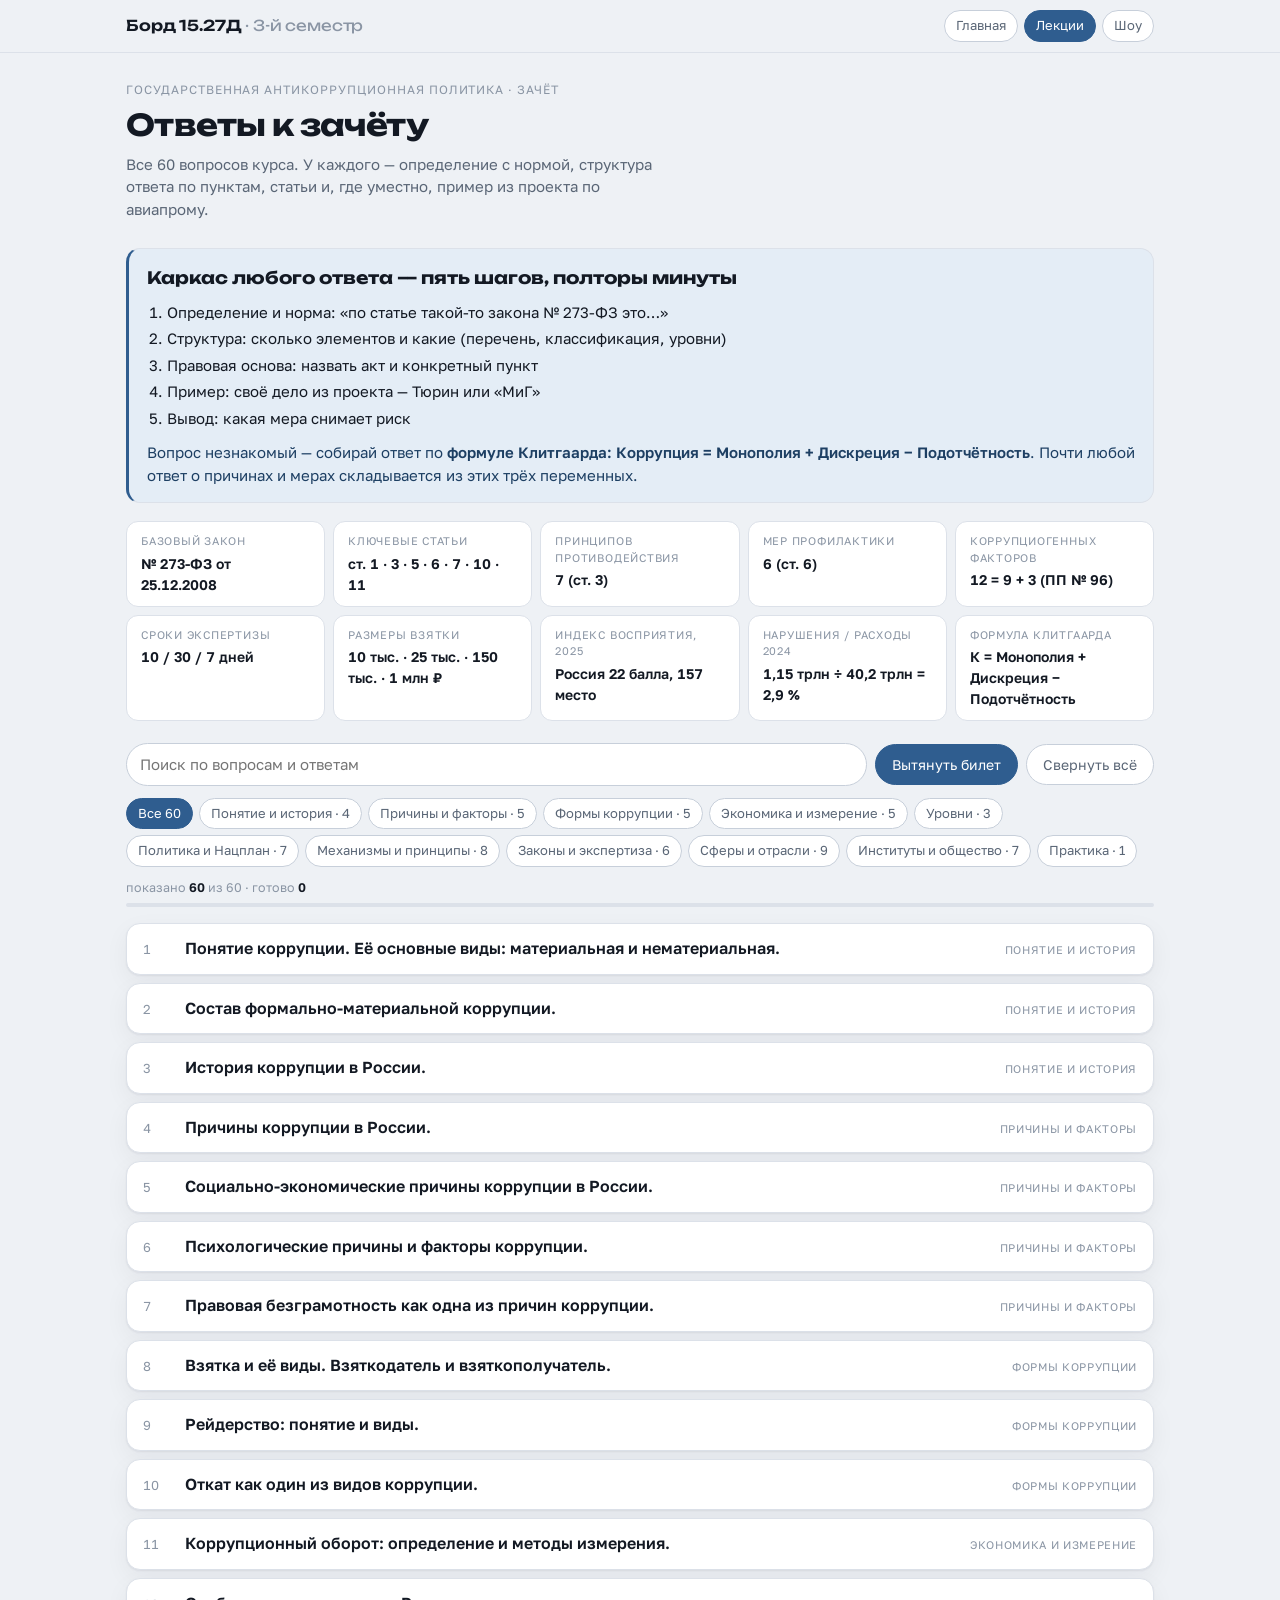
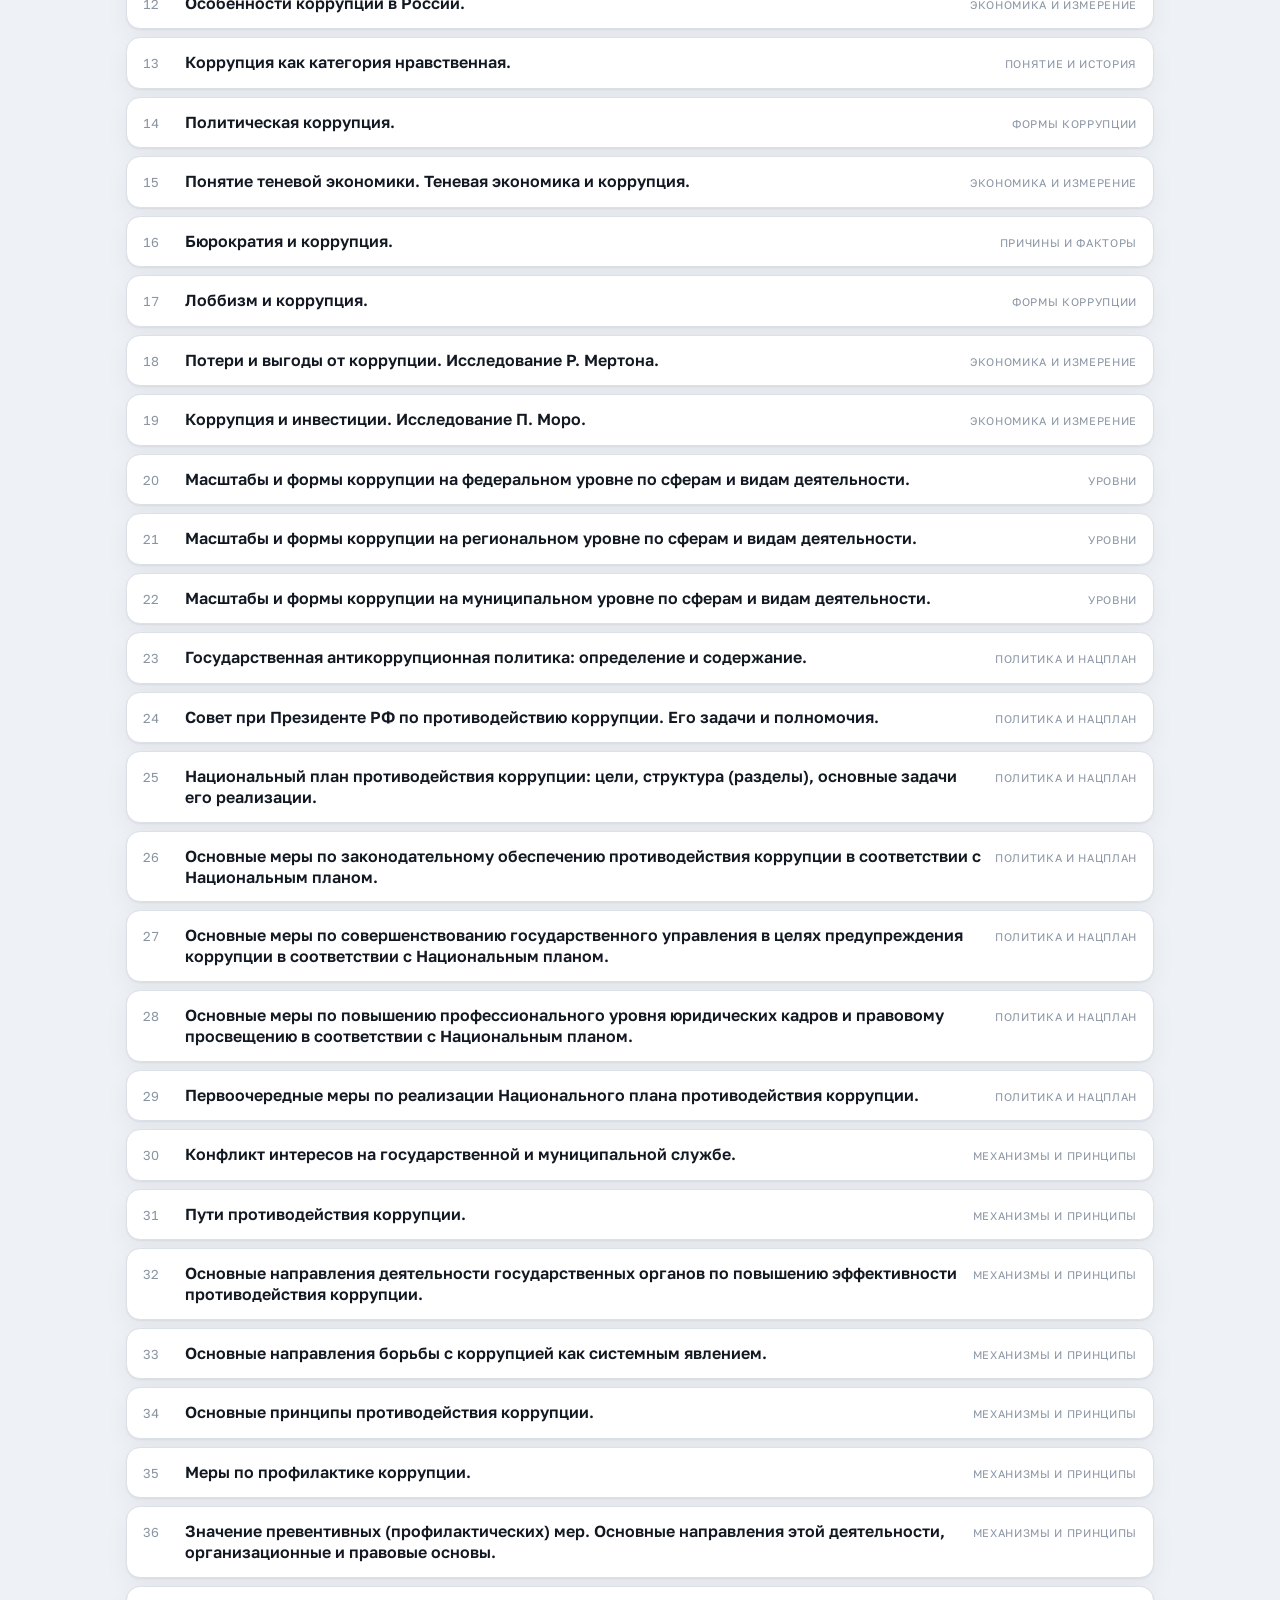
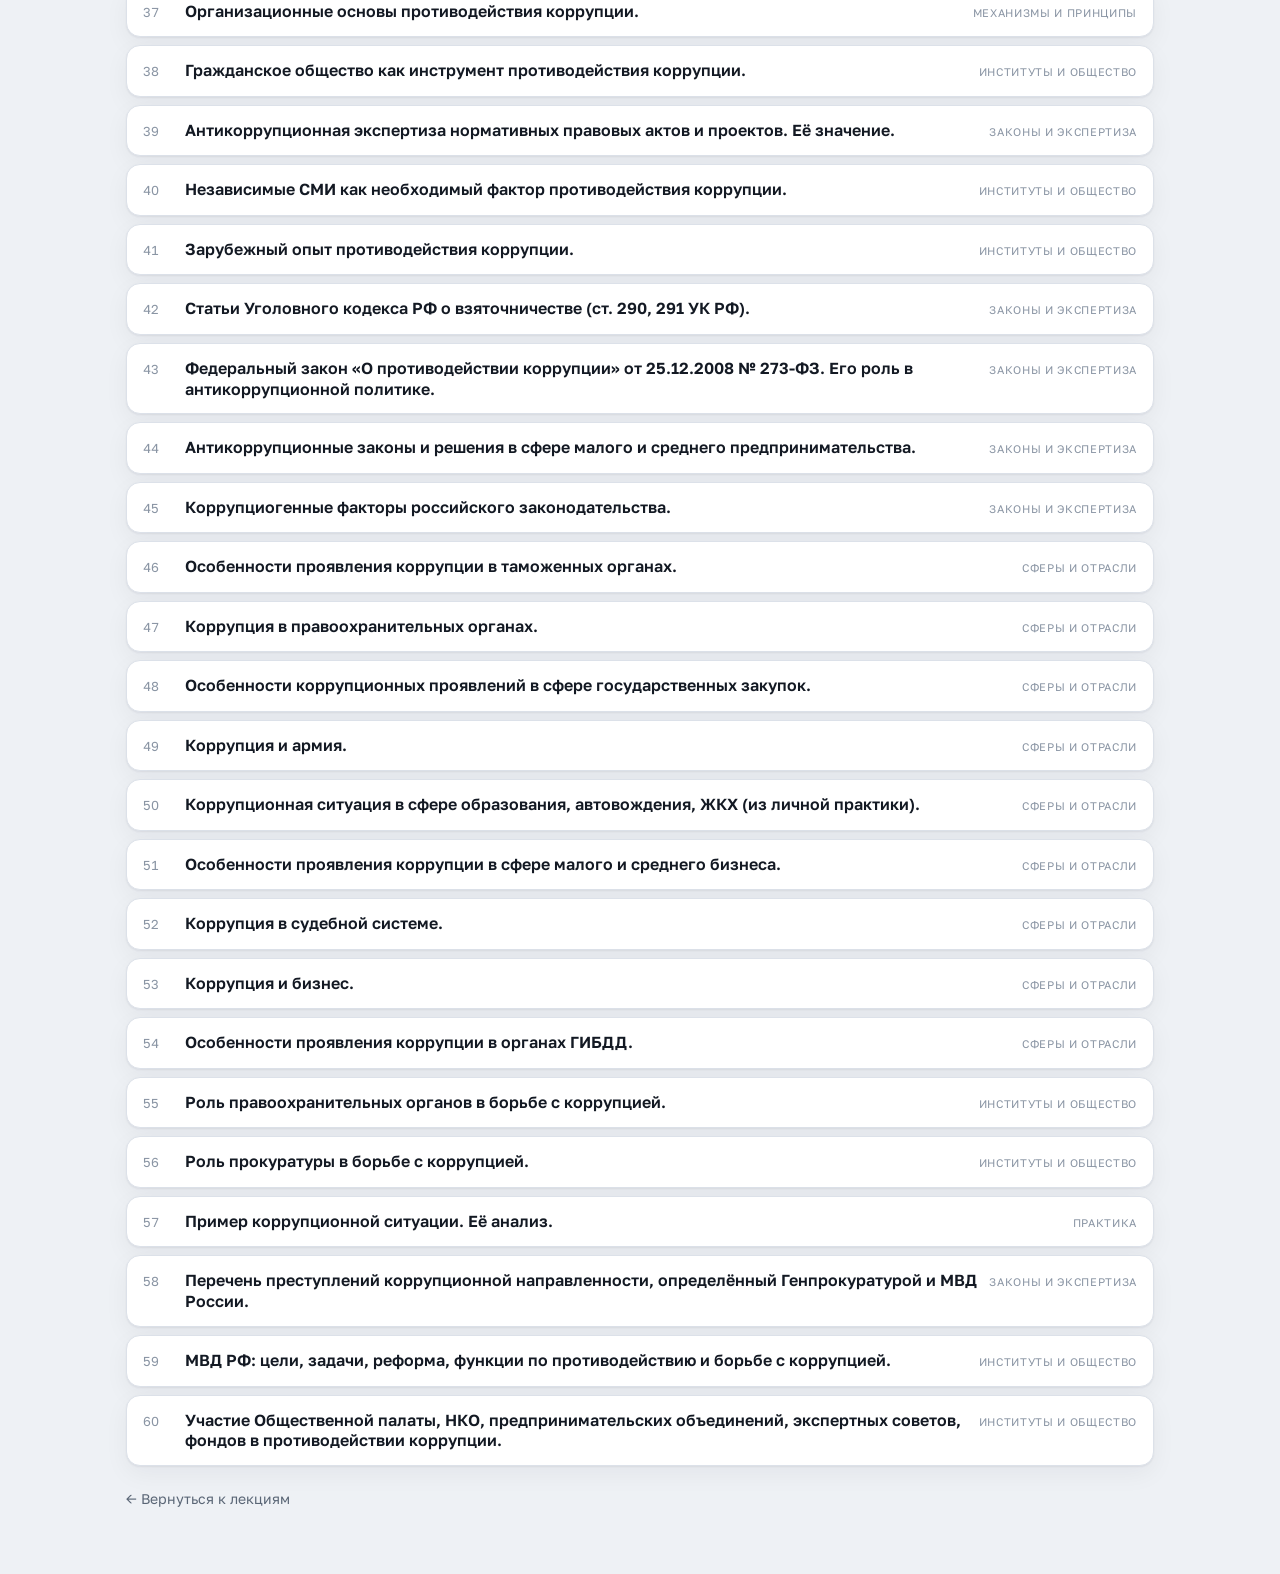
<file: lectures/gap-zachet.html>
<!doctype html>
<html lang="ru">
<head>
<meta charset="utf-8">
<meta name="viewport" content="width=device-width,initial-scale=1,viewport-fit=cover">
<meta name="description" content="Ответы на 60 вопросов к зачёту по государственной антикоррупционной политике: определение, структура ответа, норма.">
<meta name="color-scheme" content="light dark">
<meta name="robots" content="noindex">
<title>Ответы к зачёту · Антикоррупционная политика</title>
<link rel="icon" href="../icon.svg" type="image/svg+xml">
<link rel="apple-touch-icon" href="../icon-180.png">
<meta property="og:type" content="website">
<meta property="og:site_name" content="Борд 15.27Д">
<meta property="og:title" content="Ответы к зачёту · Антикоррупционная политика">
<meta property="og:description" content="60 вопросов курса с готовыми ответами, нормами и примерами. Поиск, фильтр по темам, случайный билет.">
<meta property="og:image" content="https://lockerbig007.github.io/rea-board/preview.png">
<meta property="og:image:width" content="1200">
<meta property="og:image:height" content="630">
<meta property="og:url" content="https://lockerbig007.github.io/rea-board/lectures/gap-zachet.html">
<meta name="twitter:card" content="summary_large_image">

<link rel="stylesheet" href="https://fonts.googleapis.com/css2?family=Golos+Text:wght@400;500;600;700&family=Unbounded:wght@400;600&display=swap">
<link rel="stylesheet" href="../site.css">
<style>
  /* Каркас ответа — врезка над списком */
  .frame{background:var(--accent-soft);border:1px solid var(--line);border-left:3px solid var(--accent);border-radius:14px;padding:16px 18px;margin:22px 0 0}
  .frame h2{font-family:var(--display);font-size:17px;margin-bottom:10px}
  .frame ol{margin:0;padding-left:20px}
  .frame ol li{margin-bottom:4px}
  .frame p{margin:12px 0 0;color:var(--accent-ink)}
  .frame p b{font-weight:600}

  /* Опорные цифры */
  .opory{display:grid;grid-template-columns:repeat(auto-fit,minmax(190px,1fr));gap:8px;margin:18px 0 22px}
  .op{background:var(--card);border:1px solid var(--line);border-radius:12px;padding:11px 14px;min-width:0}
  .op .k{font-size:11px;letter-spacing:.07em;text-transform:uppercase;color:var(--ink-3)}
  .op .v{font-weight:600;margin-top:3px;font-variant-numeric:tabular-nums;font-size:14px}

  /* Поиск и кнопки */
  .tools{display:flex;flex-wrap:wrap;gap:8px;align-items:center;margin-bottom:12px}
  #q{flex:1 1 220px;min-width:0;font:inherit;padding:9px 13px;border:1px solid var(--line-2);border-radius:999px;background:var(--card);color:var(--ink)}
  #q:focus-visible{outline:2px solid var(--accent);outline-offset:1px}
  .btn{font:inherit;font-size:14px;padding:9px 16px;border-radius:999px;border:1px solid var(--accent);background:var(--accent);color:#fff;cursor:pointer;white-space:nowrap}
  .btn.ghost{background:var(--card);color:var(--ink-2);border-color:var(--line-2)}
  .btn.ghost:hover{color:var(--accent);border-color:var(--accent)}
  .btn:focus-visible{outline:2px solid var(--accent);outline-offset:2px}
  :root[data-theme="dark"] .btn,:root:not([data-theme="light"]) .btn{color:#0e131a}
  :root[data-theme="dark"] .btn.ghost,:root:not([data-theme="light"]) .btn.ghost{color:var(--ink-2)}
  @media (prefers-color-scheme:light){:root:not([data-theme="dark"]) .btn{color:#fff}}

  /* Фильтр по темам — те же пилюли, что в шапке сайта */
  #chips{margin-bottom:12px}
  .chip[aria-pressed="true"],.chip[aria-pressed="true"]:hover{background:var(--accent);border-color:var(--accent);color:#fff}
  :root[data-theme="dark"] .chip[aria-pressed="true"],:root[data-theme="dark"] .chip[aria-pressed="true"]:hover,
  :root:not([data-theme="light"]) .chip[aria-pressed="true"],:root:not([data-theme="light"]) .chip[aria-pressed="true"]:hover{color:#0e131a}
  @media (prefers-color-scheme:light){
    :root:not([data-theme="dark"]) .chip[aria-pressed="true"],
    :root:not([data-theme="dark"]) .chip[aria-pressed="true"]:hover{color:#fff}
  }

  .meta{font-size:12.5px;color:var(--ink-3);margin-bottom:6px}
  .meta b{color:var(--ink);font-weight:600}
  .bar{height:4px;background:var(--line);border-radius:999px;overflow:hidden;margin-bottom:16px}
  .bar>i{display:block;height:100%;width:0%;background:var(--ok);transition:width .25s}

  /* Список вопросов */
  .qlist{display:flex;flex-direction:column;gap:8px}
  .item{background:var(--card);border:1px solid var(--line);border-radius:14px;box-shadow:var(--shadow)}
  .item.ready{border-color:var(--ok)}
  .item.hl{border-color:var(--accent)}
  .head{display:grid;grid-template-columns:32px 1fr auto;gap:10px;align-items:baseline;padding:14px 16px;cursor:pointer}
  .head:focus-visible{outline:2px solid var(--accent);outline-offset:-2px;border-radius:14px}
  .nn{font-size:13px;color:var(--ink-3);font-variant-numeric:tabular-nums}
  .qt{font-size:16px;font-weight:600;line-height:1.3;min-width:0}
  .bl{font-size:11px;letter-spacing:.06em;text-transform:uppercase;color:var(--ink-3);white-space:nowrap}
  .item.ready .nn::after{content:" ✓";color:var(--ok)}

  .body{display:none;padding:0 16px 16px 48px}
  .item[aria-expanded="true"] .body{display:block}
  .core{border-left:2px solid var(--accent);padding-left:12px;margin:0 0 12px}
  .body ul{margin:0 0 12px;padding-left:18px}
  .body ul li{margin-bottom:6px}
  .law,.ex{border-radius:10px;padding:9px 12px;margin:0}
  .law{background:var(--warn-soft);color:var(--warn)}
  .ex{background:var(--accent-soft);color:var(--accent-ink);margin-top:8px}
  .law .t,.ex .t{display:block;font-size:11px;letter-spacing:.07em;text-transform:uppercase;opacity:.75;margin-bottom:2px}
  .mark{display:flex;margin-top:14px}
  .mark button{font:inherit;font-size:13px;padding:6px 13px;border-radius:999px;border:1px solid var(--line-2);background:var(--card);color:var(--ink-2);cursor:pointer}
  .mark button:hover{border-color:var(--ok);color:var(--ok)}
  .mark button.on{background:var(--ok-soft);border-color:transparent;color:var(--ok)}

  mark{background:var(--accent-soft);color:var(--accent-ink);padding:0 1px;border-radius:3px}

  @media (max-width:480px){
    .head{grid-template-columns:26px 1fr;gap:8px}
    .bl{display:none}
    .body{padding-left:34px}
    .qt{font-size:15px}
  }
  @media (prefers-reduced-motion:reduce){*{transition:none!important}}
</style>
</head>
<body>

<header class="top">
  <div class="top-in">
    <a class="brand" href="../index.html">Борд 15.27Д <span>· 3-й семестр</span></a>
    <nav class="chips">
      <a class="chip" href="../index.html">Главная</a>
      <a class="chip on" href="../lectures.html">Лекции</a>
      <a class="chip" href="../party-control.html">Шоу</a>
    </nav>
  </div>
</header>

<div class="wrap">

  <div class="hero">
    <div class="kicker">Государственная антикоррупционная политика · зачёт</div>
    <h1>Ответы к зачёту</h1>
    <p class="sub">Все 60 вопросов курса. У каждого — определение с нормой, структура ответа по пунктам, статьи и, где уместно, пример из проекта по авиапрому.</p>
  </div>

  <div class="frame">
    <h2>Каркас любого ответа — пять шагов, полторы минуты</h2>
    <ol>
      <li>Определение и норма: «по статье такой-то закона № 273-ФЗ это…»</li>
      <li>Структура: сколько элементов и какие (перечень, классификация, уровни)</li>
      <li>Правовая основа: назвать акт и конкретный пункт</li>
      <li>Пример: своё дело из проекта — Тюрин или «МиГ»</li>
      <li>Вывод: какая мера снимает риск</li>
    </ol>
    <p>Вопрос незнакомый — собирай ответ по <b>формуле Клитгаарда: Коррупция = Монополия + Дискреция − Подотчётность</b>. Почти любой ответ о причинах и мерах складывается из этих трёх переменных.</p>
  </div>

  <div class="opory" id="opory"></div>

  <div class="tools">
    <input id="q" type="search" placeholder="Поиск по вопросам и ответам" autocomplete="off">
    <button class="btn" id="bill" type="button">Вытянуть билет</button>
    <button class="btn ghost" id="collapse" type="button">Свернуть всё</button>
  </div>

  <nav class="chips" id="chips"></nav>

  <div class="meta" id="stat"></div>
  <div class="bar"><i id="prog"></i></div>
  <div class="qlist" id="list"></div>

  <a class="back" href="../lectures.html">← Вернуться к лекциям</a>

</div>

<script>
var BLOCKS=[
 {id:1,name:"Понятие и история"},
 {id:2,name:"Причины и факторы"},
 {id:3,name:"Формы коррупции"},
 {id:4,name:"Экономика и измерение"},
 {id:5,name:"Уровни"},
 {id:6,name:"Политика и Нацплан"},
 {id:7,name:"Механизмы и принципы"},
 {id:8,name:"Законы и экспертиза"},
 {id:9,name:"Сферы и отрасли"},
 {id:10,name:"Институты и общество"},
 {id:11,name:"Практика"}
];

var OPORY=[
 ["Базовый закон","№ 273-ФЗ от 25.12.2008"],
 ["Ключевые статьи","ст. 1 · 3 · 5 · 6 · 7 · 10 · 11"],
 ["Принципов противодействия","7 (ст. 3)"],
 ["Мер профилактики","6 (ст. 6)"],
 ["Коррупциогенных факторов","12 = 9 + 3 (ПП № 96)"],
 ["Сроки экспертизы","10 / 30 / 7 дней"],
 ["Размеры взятки","10 тыс. · 25 тыс. · 150 тыс. · 1 млн ₽"],
 ["Индекс восприятия, 2025","Россия 22 балла, 157 место"],
 ["Нарушения / расходы 2024","1,15 трлн ÷ 40,2 трлн = 2,9 %"],
 ["Формула Клитгаарда","К = Монополия + Дискреция − Подотчётность"]
];

var A=[
{n:1,b:1,q:"Понятие коррупции. Её основные виды: материальная и нематериальная.",
core:"Коррупция — злоупотребление служебным положением, дача взятки, получение взятки, злоупотребление полномочиями, коммерческий подкуп либо иное незаконное использование физическим лицом своего должностного положения вопреки законным интересам общества и государства в целях получения выгоды для себя или третьих лиц (ст. 1 № 273-ФЗ).",
pts:["Определение в законе построено не через родовое понятие, а через перечень деяний. Второй элемент ст. 1 — совершение тех же деяний от имени или в интересах юридического лица.",
"Три обязательных признака: субъект обладает должностным положением; положение использовано; использовано вопреки законным интересам и ради выгоды — своей или третьих лиц.",
"Материальная коррупция — выгода имущественная: взятка, служебный (коммерческий) подкуп, казнокрадство, откат.",
"Нематериальная — выгода неимущественная, пять «-измов» по ширине круга: непотизм (родственники), кронизм (друзья), фаворитизм («свои»), протекционизм (конкретная организация), коррупционный лоббизм (нормотворчество).",
"Важно: по УК предметом взятки может быть только имущественная выгода. Неимущественная выгода взяткой не является — там работает ст. 285 (злоупотребление полномочиями)."],
law:"ст. 1 № 273-ФЗ; ст. 290, 291, 201, 204 УК РФ",
ex:"В нашем проекте материальная форма — дело Тюрина (подкуп при приёмке) и дело «МиГ» (казнокрадство), нематериальная — фаворитизм при выводе активов в свои фирмы."},

{n:2,b:1,q:"Состав формально-материальной коррупции.",
core:"Коррупционное правонарушение имеет четыре элемента состава, а конструкция коррупционных составов в УК формально-материальная: часть их окончена самим деянием, часть требует наступления последствий.",
pts:["Объект — интересы государственной службы и нормальная деятельность органов власти и организаций; дополнительно — имущественные интересы государства.",
"Объективная сторона — использование служебного положения, действием или бездействием.",
"Субъект специальный: должностное лицо (примечание к ст. 285 УК) либо лицо, выполняющее управленческие функции в коммерческой или иной организации (примечание к ст. 201 УК).",
"Субъективная сторона — только прямой умысел и обязательно корыстная или иная личная заинтересованность. Без корыстного мотива состава коррупции нет.",
"Формальный состав: получение взятки (ст. 290) окончено с момента принятия хотя бы части предмета, последствия не требуются и не важно, выполнило ли лицо обещанное.",
"Материальный состав: злоупотребление должностными полномочиями (ст. 285) требует существенного нарушения прав и охраняемых законом интересов. Отсюда и формально-материальный характер всей группы коррупционных составов."],
law:"прим. к ст. 285 и 201 УК; Постановление Пленума ВС РФ от 09.07.2013 № 24",
ex:"В деле Тюрина состав материальный — последствие наступило, бюджет оплатил брак на 40 млн ₽. Если бы доказывали саму взятку, состав был бы формальным."},

{n:3,b:1,q:"История коррупции в России.",
core:"Коррупция в России исторически была не отклонением, а встроенным механизмом содержания государственного аппарата — отсюда её устойчивость.",
pts:["Система «кормлений» до XVI века: наместник содержался за счёт управляемой территории, то есть поборы были законным способом оплаты службы.",
"Термин «посул» — первая правовая фиксация: Псковская судная грамота, Судебник 1497 и Судебник 1550 года. Соборное уложение 1649 года впервые наказывает судью за взятку.",
"Пётр I: указ 1714 года запретил посулы и ввёл жалованье чиновникам; за злоупотребления казнён сибирский губернатор Матвей Гагарин (1721), под следствием был Меншиков.",
"Разделение на мздоимство (плата за законное действие) и лихоимство (за незаконное) закрепили Свод законов при Николае I и Уложение о наказаниях 1845 года.",
"Советский период: декрет СНК от 8 мая 1918 года «О взяточничестве» — первый советский акт; громкие дела 1970–1980-х: «рыбное», «хлопковое» (узбекское), «елисеевское».",
"1990-е: приватизация и залоговые аукционы, сращивание власти и бизнеса, коррупция как способ первоначального накопления.",
"Современный этап начался в 2008 году: Указ Президента № 815 о Совете по противодействию коррупции, первый Национальный план и ФЗ № 273-ФЗ."],
law:"Соборное уложение 1649; указ Петра I 1714; Уложение о наказаниях 1845; декрет СНК от 08.05.1918; № 273-ФЗ (2008)",
ex:""},

{n:4,b:2,q:"Причины коррупции в России.",
core:"Все причины сводятся к формуле Клитгаарда: Коррупция = Монополия + Дискреция − Подотчётность. Чем больше монополии и усмотрения и чем меньше подотчётности, тем выше уровень коррупции.",
pts:["Экономические: высокая доля государства в экономике, низкая конкуренция, рентный характер доходов, административные барьеры, зависимость бизнеса от решения чиновника.",
"Правовые: коррупциогенные факторы в актах, пробелы и коллизии, широкое усмотрение, слабое правоприменение, отсутствие сроков и критериев решений.",
"Организационные: закрытость процедур, совмещение несовместимых функций в одном органе, слабый внутренний и внешний контроль, кадровая политика по лояльности, отсутствие ротации.",
"Социально-культурные: терпимость общества к коррупции, правовой нигилизм, патернализм, традиция «благодарности», неформальные связи как норма.",
"Политические: слабость независимых институтов — суда, парламента, СМИ и НКО; отсутствие реальной ответственности высших должностных лиц.",
"Специфика переходного периода: быстрая смена правил, незавершённость институтов, разрыв между формальными нормами и практикой."],
law:"ст. 1, 6, 7 № 273-ФЗ; Национальная стратегия (Указ Президента РФ от 13.04.2010 № 460)",
ex:"В нашем проекте все три переменные Клитгаарда сошлись: монополия (в каждом сегменте один производитель), дискреция (правила пишет тот, кто по ним платит), слабая подотчётность (закрытые процедуры гособоронзаказа)."},

{n:5,b:2,q:"Социально-экономические причины коррупции в России.",
core:"Главная экономическая причина — разрыв между жалованьем чиновника и ценой его подписи: он распоряжается суммами, несопоставимыми с его доходом.",
pts:["Большая доля государства в экономике и госзаказ как основной источник прибыли целых отраслей: решение чиновника дороже любого рыночного преимущества.",
"Рентный характер экономики: деньги в значительной мере распределяются, а не зарабатываются, — значит, борьба идёт за доступ к распределению.",
"Административные барьеры — лицензии, разрешения, согласования, проверки — создают искусственный дефицит, за снятие которого платят.",
"Имущественное расслоение и бедность: коэффициент Джини около 0,40; низкие доходы подталкивают к бытовой коррупции и того, кто платит, и того, кто берёт.",
"Теневая экономика и неучтённый наличный оборот дают физический ресурс для взяток — легальные деньги на взятку не выведешь.",
"Низкий уровень оплаты труда в бюджетной сфере (образование, медицина, надзор) при высокой цене принимаемых там решений.",
"Что снижает: конкуренция и демонополизация, сокращение барьеров, цифровизация услуг, достойная оплата в обмен на жёсткие запреты и декларирование."],
law:"п. 1 и 6 ст. 3, ст. 7 № 273-ФЗ (повышение оплаты труда и социальной защищённости служащих)",
ex:""},

{n:6,b:2,q:"Психологические причины и факторы коррупции.",
core:"Коррупционное решение принимается не из незнания закона, а при сочетании трёх условий: давление, возможность и самооправдание.",
pts:["Треугольник Крэсси (fraud triangle): мотив или давление + возможность + самооправдание. Убрать можно любой угол, но управляемый — возможность, поэтому профилактика работает с процедурами.",
"Рациональный расчёт по Гэри Беккеру: человек сопоставляет выгоду с вероятностью наказания, умноженной на его тяжесть. В России низка именно вероятность — отсюда принцип неотвратимости ответственности, а не ужесточения.",
"Техники нейтрализации (Сайкс и Матза): «все так делают», «это не взятка, а благодарность», «государство мне больше должно», «никто не пострадал», «я только помог».",
"Эффект малых шагов: подарок → услуга → систематическая оплата. Граница размывается постепенно, поэтому запрет на подарки устанавливается с низким порогом.",
"Групповое давление и круговая порука: отказ участвовать выталкивает из коллектива, а сообщение считается предательством — отсюда необходимость защиты заявителей.",
"Профессиональная деформация при длительном пребывании на одной должности с широкими полномочиями — обоснование ротации.",
"Психология взяткодателя: страх перед системой, выученная беспомощность, уверенность, что иначе не получится.",
"Меры: антикоррупционные стандарты и обучение, ротация, формирование нетерпимости (п. 1 ст. 6 № 273-ФЗ), горячие линии, защита сообщивших."],
law:"п. 1 ст. 6, ст. 9 № 273-ФЗ (уведомление о склонении к коррупции)",
ex:""},

{n:7,b:2,q:"Правовая безграмотность как одна из причин коррупции.",
core:"Гражданин, не знающий своих прав и порядка получения услуги, платит за то, что положено ему бесплатно и по регламенту. Безграмотность создаёт спрос на коррупцию.",
pts:["Не знает процедуры — не может потребовать её соблюдения, поэтому соглашается на неформальный путь как на «единственно работающий».",
"Не знает, куда жаловаться, и не верит в результат жалобы, — безнаказанность воспроизводит сама себя.",
"Не знает, что дача взятки — преступление (ст. 291 УК), и что освобождение возможно только при активном способствовании раскрытию и либо вымогательстве, либо добровольном сообщении.",
"Формируется рынок посредников — «решателей», которые берут деньги за обычную процедуру и создают видимость, что без них ничего не сделать.",
"Правовая безграмотность самих служащих: нарушения из незнания запретов, порядка уведомления о конфликте интересов и о склонении к коррупции.",
"Меры: административные регламенты и их публикация, МФЦ и «Госуслуги» (убирают сам контакт с чиновником), правовое просвещение в школе и вузе, памятки и горячие линии, разъяснительная работа прокуратуры и Минюста."],
law:"п. 1 ст. 6 № 273-ФЗ; Основы государственной политики РФ в сфере развития правовой грамотности и правосознания граждан (утв. Президентом РФ 28.04.2011)",
ex:""},

{n:8,b:3,q:"Взятка и её виды. Взяткодатель и взяткополучатель.",
core:"Взятка — получение должностным лицом лично или через посредника имущественной выгоды за действия (бездействие) в пользу взяткодателя, если они входят в его служебные полномочия либо он в силу положения может им способствовать, а также за общее покровительство или попустительство по службе.",
pts:["Предмет: деньги, ценные бумаги, иное имущество, услуги имущественного характера, иные имущественные права. Неимущественная выгода взяткой не является.",
"Виды по моменту: взятка-подкуп — до действия, обуславливает его; взятка-вознаграждение — после, за уже совершённое.",
"Виды по размеру: мелкое взяточничество до 10 тыс. ₽ (ст. 291.2); значительный размер — свыше 25 тыс.; крупный — свыше 150 тыс.; особо крупный — свыше 1 млн ₽.",
"Взяткополучатель — специальный субъект: должностное лицо, иностранное должностное лицо или должностное лицо публичной международной организации (ст. 290).",
"Взяткодатель — любое лицо (ст. 291). Освобождается от ответственности, если активно способствовал раскрытию или расследованию и либо имело место вымогательство взятки, либо он добровольно сообщил о даче взятки в орган, имеющий право возбудить дело (примечание к ст. 291).",
"Посредник — ст. 291.1; наказуемо даже обещание или предложение посредничества. Провокация взятки сотрудником — ст. 304.",
"Момент окончания — формальный: принятие хотя бы части взятки, независимо от выполнения обещанного."],
law:"ст. 290, 291, 291.1, 291.2, 304 УК; Пленум ВС РФ от 09.07.2013 № 24",
ex:""},

{n:9,b:3,q:"Рейдерство: понятие и виды.",
core:"Рейдерство — недружественный захват предприятия или его активов против воли собственника. Отдельной статьи в УК нет: это набор составов, и почти всегда он работает только при коррупционной поддержке.",
pts:["Белое — формально законное: скупка акций, использование пробелов в уставе, корпоративные процедуры, доведение до банкротства через скупленные долги.",
"Серое — с подлогом и использованием государственных институтов: фальсификация ЕГРЮЛ (ст. 170.1), подделка решений общего собрания (ст. 185.5), фиктивные судебные решения, подкуп регистратора, нотариуса, пристава, судьи.",
"Чёрное — прямое насилие и подделка: силовой захват, подделка правоустанавливающих документов, заказные уголовные дела против собственника, незаконное удержание имущества.",
"Коррупционная составляющая обязательна для серого и чёрного: без подкупа регистраторов, приставов, следователей или судей захват технически невозможен. Это пример коррупции как инструмента перераспределения собственности.",
"Составы: ст. 159, 163, 170.1, 173.1, 179, 183, 185.5, 303, 330 УК.",
"Меры: нотариальное удостоверение корпоративных решений, электронный реестр с проверкой полномочий, ответственность регистраторов, согласование проверок бизнеса с прокуратурой, институт бизнес-омбудсмена."],
law:"ст. 159, 170.1, 173.1, 185.5, 303 УК; ФЗ № 129-ФЗ о регистрации юридических лиц",
ex:"Дело «МиГ» из нашего проекта по механике ближе к выводу активов изнутри — через «дочку» и подконтрольные фирмы, — чем к внешнему захвату, но точка риска та же: отсутствие независимой оценки и открытых торгов."},

{n:10,b:3,q:"Откат как один из видов коррупции.",
core:"Откат — возврат исполнителем части полученной по контракту оплаты лицу, которое обеспечило заключение этого контракта. Юридически квалифицируется как взятка либо коммерческий подкуп.",
pts:["Механизм: цена контракта завышается заранее на размер отката, поэтому платит всегда бюджет или собственник, а не исполнитель.",
"Отличие от взятки: взятка — плата за решение как таковое, откат — доля в уже полученных по контракту деньгах, поэтому он всегда привязан к сумме сделки и растёт вместе с ней.",
"Экспертные оценки по госзакупкам: типичный размер 10–30 % суммы контракта, в отдельных сферах выше.",
"Признаки: единственный участник или формальная конкуренция, техническое задание «заточено» под поставщика, цена у верхней границы НМЦК, аффилированность, приёмка без претензий, повторяющийся один и тот же победитель.",
"Квалификация: ст. 290 и 291 — если получатель должностное лицо; ст. 204 — коммерческий подкуп; ст. 200.5 — подкуп работника заказчика в сфере закупок; ст. 285 и 201 — злоупотребление полномочиями.",
"Меры: обоснование и независимая экспертиза цены, типовые ТЗ и нормирование, электронные процедуры, ротация комиссий, разделение функций составления ТЗ и приёмки, независимая приёмка результата."],
law:"ст. 290, 291, 204, 200.4, 200.5 УК; ФЗ № 44-ФЗ, № 223-ФЗ",
ex:"В нашей федеральной матрице откат стоит в строке «госзаказ на НИОКР у единственного поставщика, когда цену ставит сам заказчик». Мера — независимая экспертиза цены и ротация комиссий."},

{n:11,b:4,q:"Коррупционный оборот: определение и методы измерения.",
core:"Коррупционный оборот — совокупный объём средств, проходящих через коррупционные сделки за период. Прямому измерению не поддаётся по определению: обе стороны заинтересованы в сокрытии, поэтому используются косвенные методы.",
pts:["Опросы восприятия: Индекс восприятия коррупции Transparency International. Россия за 2025 год — 22 балла из 100 и 157-е место; за 2024 год те же 22 балла и 154-е место. Лидеры — Дания 89, Финляндия 88, Сингапур 84.",
"Опросы виктимизации: Барометр мировой коррупции, исследования ФОМ и ВЦИОМ — какая доля граждан за год фактически давала взятку и в какой сфере.",
"Официальная статистика: данные МВД, Генпрокуратуры и Судебного департамента ВС по зарегистрированным преступлениям и приговорам. Измеряет не коррупцию, а активность органов, поэтому динамику надо читать осторожно.",
"Экспертно-расчётные методы: исследования Фонда ИНДЕМ «Диагностика российской коррупции» — отдельная оценка бытовой и деловой коррупции по опросам и экспертным моделям.",
"Макроэкономические и косвенные: объём выявленных нарушений к расходам бюджета, разрыв между декларируемыми доходами и расходами служащих, доля теневой экономики, отклонение цен госконтрактов от рыночных.",
"Ограничение всех методов: они измеряют либо восприятие, либо выявленное, но не сам оборот. Поэтому корректная формулировка результата — «поле риска», а не «сумма коррупции»."],
law:"—",
ex:"В проекте мы применили макроэкономический метод: 1,15 трлн ₽ нарушений Счётной палаты за 2024 год ÷ 40,2 трлн ₽ расходов бюджета = 2,9 %; перенесли долю на программу 770 млрд ₽ → около 22 млрд ₽ поля риска. Оговорка обязательна: выявленное нарушение — ещё не доказанная коррупция."},

{n:12,b:4,q:"Особенности коррупции в России.",
core:"Главная особенность — системность: коррупция здесь не отклонение от правил, а работающий параллельный механизм принятия решений, встроенный в управление.",
pts:["Исторические корни: наследие кормлений и «посулов», длительная легитимность неформальных платежей как способа содержания аппарата.",
"Преобладание деловой и верхушечной коррупции по объёму («захват государства»), при том что отношение общества формирует бытовая коррупция.",
"Высокая доля государства в экономике: главный предмет коррупции — доступ к бюджетным деньгам, госзаказу и господдержке, а не к частному обороту.",
"Правовой нигилизм и терпимость: взятка воспринимается как благодарность или как способ ускорить то, что и так положено по закону.",
"Слабость сдержек: зависимый суд, ограниченный общественный и парламентский контроль, давление на СМИ и НКО, отсутствие полноценной защиты заявителей.",
"Селективность правоприменения: антикоррупционные дела нередко используются в конкуренции элит, что подрывает доверие к самой борьбе.",
"Региональная неоднородность и клановость в ряде субъектов; значительная часть дел — против глав муниципалитетов.",
"Разрыв между формальной рамкой и практикой: законодательство соответствует конвенциям ООН и Совета Европы, а показатели восприятия остаются низкими — 22 балла из 100."],
law:"№ 273-ФЗ; Конвенция ООН против коррупции 2003 (ратиф. ФЗ № 40-ФЗ)",
ex:""},

{n:13,b:1,q:"Коррупция как категория нравственная.",
core:"Юридически коррупция — состав правонарушения, нравственно — предательство доверия: служащий получает полномочия в интересах общества и использует их в своих.",
pts:["Публичная должность — доверенное благо: отсюда вывод, что коррупция разрушает не только бюджет, но и саму идею службы.",
"Коррупция деформирует общественную мораль: честное поведение становится экономически невыгодным, а участие в схеме — условием выживания в коллективе.",
"Моральный выбор возникает раньше юридического. Конфликт интересов существует уже при возможности предпочесть личный интерес, даже без действий (ч. 1 ст. 10 № 273-ФЗ) — это по сути нравственная конструкция, закреплённая в законе.",
"Поэтому в законодательстве о службе есть требования к служебному поведению и этические кодексы: ст. 18 ФЗ № 79-ФЗ, Типовой кодекс этики и служебного поведения государственных и муниципальных служащих (2010).",
"Отсюда и мера профилактики номер один — формирование в обществе нетерпимости к коррупционному поведению (п. 1 ст. 6 № 273-ФЗ): запретами без изменения морали коррупцию не снять.",
"Нравственная оценка объясняет и асимметрию: общество осуждает взятку чиновнику, но нередко оправдывает взятку врачу или преподавателю — в этом корень устойчивости бытовой коррупции."],
law:"ч. 1 ст. 10, п. 1 ст. 6 № 273-ФЗ; ст. 18 ФЗ № 79-ФЗ; Типовой кодекс этики (2010)",
ex:""},

{n:14,b:3,q:"Политическая коррупция.",
core:"Политическая коррупция — использование публичной власти не ради выгоды в отдельном решении, а ради сохранения и перераспределения самой власти. Её субъект — политик, а предмет — правила игры.",
pts:["Главная форма — «захват государства» (state capture): частные интересы определяют содержание законов, программ и бюджетных приоритетов, то есть коррумпируется само нормотворчество.",
"Электоральная коррупция: подкуп избирателей, незаконное финансирование кампаний (ст. 141.1 УК), использование служебного положения в кампании, давление на избирательные комиссии.",
"Кадровая: назначения по лояльности и родству, «вращающиеся двери» между регулятором и регулируемой отраслью.",
"Клиентелизм и патронаж: бюджетные ресурсы распределяются как плата за политическую поддержку территории или группы.",
"Отличие от бытовой коррупции: ущерб не в сумме взятки, а в искажении институтов. Политическая коррупция делает невозможной борьбу со всеми остальными видами, потому что поражает сам механизм установления правил.",
"Противодействие: прозрачность финансирования партий и кампаний, независимые суд и СМИ, парламентский контроль, антикоррупционная экспертиза проектов актов, регулирование лоббизма, ограничения после ухода со службы (ст. 12 № 273-ФЗ)."],
law:"ст. 141.1 УК; ст. 12 № 273-ФЗ; ФЗ № 67-ФЗ об основных гарантиях избирательных прав",
ex:"В нашем проекте элемент политической коррупции — риск того, что через свободу подзаконного нормотворчества (ПП № 438) и ничем не урегулированную корректировку показателей программы отраслевые интересы влияют на содержание актов. В матрице это обозначено как лоббизм."},

{n:15,b:4,q:"Понятие теневой экономики. Теневая экономика и коррупция.",
core:"Теневая экономика — экономическая деятельность, скрытая от государственного учёта, налогообложения и регулирования. С коррупцией она связана двусторонне: каждая подпитывает другую.",
pts:["Структура по методологии системы национальных счетов: скрытая (легальная деятельность с сокрытием части оборота), неформальная (незарегистрированная, но не запрещённая), криминальная (запрещённая — наркотики, оружие, торговля людьми).",
"Оценки по России расходятся: Росстат даёт порядка 12–13 % ВВП, МВФ и независимые исследователи — до трети ВВП. Расхождение само показывает качество измерения.",
"Коррупция порождает тень: чтобы работать в тени, нужно платить контролёрам за «невидимость», — это прямая покупка бездействия надзора.",
"Тень порождает коррупцию: неучтённый наличный оборот — основной источник средств для взяток; из легального оборота взятку не выведешь, не оставив следа.",
"Общая причина у обоих явлений одна: административные барьеры и высокая регуляторная нагрузка — выгоднее заплатить чиновнику, чем соблюдать требования.",
"Последствия: выпадение налогов, недобросовестная конкуренция с легальным бизнесом, незащищённость работников, искажение статистики, на которую опирается политика.",
"Меры общие для обоих явлений: снижение барьеров, прослеживаемость и безналичный оборот (онлайн-кассы, маркировка, ЕГАИС), упрощённые налоговые режимы для малого бизнеса, риск-ориентированный надзор."],
law:"ФЗ № 115-ФЗ о противодействии легализации; ст. 174, 174.1 УК",
ex:""},

{n:16,b:2,q:"Бюрократия и коррупция.",
core:"У Макса Вебера рациональная бюрократия — противоположность коррупции: безличные правила, отбор по компетенции, фиксированное жалованье, служение закону, а не лицу. Коррупция — это сбой рациональной модели, когда личный интерес вытесняет правило.",
pts:["Модель «принципал — агент»: общество (принципал) не может полностью контролировать чиновника (агента), у агента информационное преимущество — отсюда возможность извлечь ренту.",
"Теория поиска ренты (Таллок, Крюгер): бюрократия создаёт искусственный дефицит — лицензии, разрешения, квоты — и получает ренту за доступ к нему. Значит, ей выгодно сохранять барьеры.",
"Модель Нисканена: бюрократ максимизирует бюджет и численность своего ведомства, а не общественную пользу, — отсюда устойчивый рост аппарата.",
"Российская специфика: «административный рынок» (термин В. Найшуля) — обмен согласований, ресурсов и статусов между ведомствами как теневая система управления.",
"Дискреция как ключевая переменная: чем шире усмотрение и чем менее регламентирована процедура, тем выше коррупционный потенциал должности.",
"Антикоррупционный вывод: бороться надо не с бюрократией как таковой, а с её дискрецией. Инструменты — административные регламенты, сроки и критерии, цифровизация, «одно окно», оценка регулирующего воздействия, коллегиальность решений.",
"Парадокс: сокращение аппарата без сокращения функций усиливает коррупцию — на меньшее число людей приходится то же усмотрение. Поэтому ст. 7 № 273-ФЗ говорит о сокращении численности с одновременным привлечением квалифицированных специалистов."],
law:"ст. 7 № 273-ФЗ (оптимизация и конкретизация полномочий); ФЗ № 210-ФЗ об организации предоставления государственных услуг",
ex:""},

{n:17,b:3,q:"Лоббизм и коррупция.",
core:"Лоббизм — продвижение интересов групп при принятии государственных решений. Сам по себе он не коррупция: коррупционным его делает незаконный метод — подкуп, скрытое финансирование, обмен решения на личную выгоду.",
pts:["Законные формы в России: обращения и экспертные заключения, участие в экспертных и общественных советах при органах власти, публичное обсуждение проектов на regulation.gov.ru, оценка регулирующего воздействия, работа через РСПП, ТПП, «Деловую Россию», «Опору России».",
"Коррупционный лоббизм: подкуп депутата или чиновника, скрытое финансирование кампаний, «вращающиеся двери», написание нормы под конкретную компанию, оплачиваемая «экспертиза» в чьих-то интересах.",
"В России закона о лоббизме нет: граница между законным и коррупционным продвижением интересов нормативно не проведена, и это само по себе коррупциогенное обстоятельство.",
"Зарубежный подход — легализация и прозрачность: США (Lobbying Disclosure Act 1995, FARA 1938), реестр прозрачности ЕС; обязательная регистрация лоббистов, раскрытие бюджетов, клиентов и контактов.",
"Главный инструмент против скрытого лоббизма — антикоррупционная экспертиза: фактор «чрезмерная свобода подзаконного нормотворчества» прямо ловит норму, оставленную «под чей-то интерес».",
"Дополнительные меры: ограничения на работу после увольнения со службы (ст. 12 № 273-ФЗ), декларирование конфликта интересов, публикация состава рабочих групп и авторов поправок."],
law:"ст. 7, 12 № 273-ФЗ; ФЗ № 172-ФЗ и ПП № 96 (фактор чрезмерной свободы подзаконного нормотворчества)",
ex:"В нашей матрице по ПП № 438 форма риска указана как лоббизм: формула «устанавливает порядок» без сроков и критериев позволяет принять акт в интересах конкретного участника отрасли."},

{n:18,b:4,q:"Потери и выгоды от коррупции. Исследование Р. Мертона.",
core:"Потери от коррупции системные и долгосрочные, а «выгоды» — локальные и краткосрочные. Роберт Мертон объяснил, почему коррупционные структуры при этом устойчивы: они выполняют латентные функции, которые не исполняют легальные институты.",
pts:["Потери: прямые бюджетные (завышение цен, оплата невыполненного), искажение конкуренции, рост издержек бизнеса, падение качества решений, негативный отбор кадров, утрата доверия к государству, отток капитала и инвестиций.",
"Тезис о выгодах существует: коррупция как «смазка» (grease the wheels) — ускоряет решения, компенсирует дефекты формальной системы, позволяет обойти абсурдное регулирование, снижает издержки ожидания для конкретного участника.",
"Роберт Мертон, функциональный анализ («Социальная теория и социальная структура», 1949): у социальных институтов есть явные, декларируемые функции и латентные — скрытые, но реальные.",
"На примере американской «политической машины» Мертон показал: коррумпированная машина сохраняется потому, что выполняет латентные функции, которые формальные институты не исполняют, — помогает иммигрантам, даёт работу и социальную поддержку, обеспечивает бизнесу предсказуемость, открывает каналы социальной мобильности для тех, кому закрыт легальный путь.",
"Практический вывод Мертона: нельзя устранить коррупционную структуру, просто запретив её. Нужно, чтобы её латентные функции взяли на себя легальные институты, иначе структура восстановится в новой форме.",
"Критика «выгод»: выигрыш всегда у конкретного участника, а издержки — у всех; «смазка» закрепляет сами барьеры, за обход которых платят, то есть делает выгодным сохранение плохого регулирования. Моро позже показал это и статистически."],
law:"—",
ex:""},

{n:19,b:4,q:"Коррупция и инвестиции. Исследование П. Моро.",
core:"Паоло Моро (Paolo Mauro), работа «Corruption and Growth» (Quarterly Journal of Economics, 1995) — первое масштабное эконометрическое доказательство того, что коррупция снижает экономический рост, и делает это через инвестиции.",
pts:["Данные: индексы деловых рисков по примерно 70 странам (Business International) за 1980-е годы; сопоставление индексов коррупции с нормой инвестиций и темпами роста ВВП на душу населения.",
"Главный результат: улучшение индекса коррупции на одно стандартное отклонение повышает отношение инвестиций к ВВП примерно на 2,9 процентных пункта, а темп роста ВВП на душу населения — примерно на 1,3 п.п. в год.",
"Механизм: коррупция работает как дополнительный налог на инвестиции, причём непредсказуемый. Непредсказуемость вреднее размера: налог можно посчитать и заложить в модель, взятку — нет.",
"Моро опроверг гипотезу «смазки»: статистически значимого положительного влияния коррупции на рост он не обнаружил.",
"Дополнительный вывод: коррупция меняет структуру расходов — смещает их в пользу крупных инфраструктурных проектов, где легче скрыть завышение цены, и в ущерб образованию и здравоохранению.",
"Значение для политики: антикоррупционные меры — это инвестиционная политика. Улучшение делового климата без снижения коррупции не работает, потому что инвестор реагирует не на льготу, а на предсказуемость правил."],
law:"—",
ex:""},

{n:20,b:5,q:"Масштабы и формы коррупции на федеральном уровне по сферам и видам деятельности.",
core:"Предмет федеральной коррупции — не услуга гражданину, а распределение больших потоков: бюджет, государственные программы, субсидии, госзаказ, доступ на рынок, государственное имущество.",
pts:["Сферы повышенного риска: государственные и оборонные закупки, субсидии и меры господдержки, таможня и налоги, недропользование и природные ресурсы, крупная инфраструктура, управление госимуществом и назначения в госкомпаниях, нормотворчество.",
"Формы: откат в госзаказе, казнокрадство при субсидиях и НИОКР, служебный подкуп при приёмке, протекционизм при включении в перечни получателей поддержки, коррупционный лоббизм в актах, вывод активов, непотизм при назначениях.",
"Масштаб: Счётная палата за 2024 год выявила нарушений более чем на 1,15 трлн ₽ при расходах федерального бюджета 40,2 трлн ₽ — около 2,9 %. Это нарушения, а не доказанная коррупция, но это измеритель поля риска.",
"Специфика: высокая цена одного решения и низкая его частота. Одно решение стоит миллиарды, поэтому главный механизм защиты здесь не контроль за человеком, а коллегиальность и прозрачность процедуры.",
"Вторая специфика: закрытость. Гособоронзаказ и часть программ не раскрываются, поэтому внешний контроль ограничен, а антикоррупционная экспертиза актов Правительства не является обязательной.",
"Органы, работающие на этом уровне: Счётная палата, Генпрокуратура, Следственный комитет, ФСБ, ГУЭБиПК МВД, Казначейство, ФАС."],
law:"ст. 5 № 273-ФЗ; ФЗ № 44-ФЗ, № 223-ФЗ; ФЗ № 41-ФЗ о Счётной палате",
ex:"Наш проект — именно федеральный уровень: авиапром федеральная отрасль, регионального звена управления в ней нет, поэтому мы строили три матрицы — федеральную, ведомственную и уровня предприятий."},

{n:21,b:5,q:"Масштабы и формы коррупции на региональном уровне по сферам и видам деятельности.",
core:"На региональном уровне предмет коррупции — бюджет субъекта, его имущество и разрешительные полномочия. Главная особенность — короткая дистанция между властью и местным бизнесом.",
pts:["Сферы: региональный госзаказ (дороги, стройка, медицинское оборудование), субсидии и льготы инвесторам, земля и недвижимость субъекта, тарифное регулирование, лицензии регионального уровня, здравоохранение и образование, расселение аварийного жилья, капитальный ремонт.",
"Формы: откат в закупках, предоставление земли и аренды без торгов или по заниженной цене, завышенные тарифы в пользу «своих» ресурсоснабжающих организаций, протекционизм при господдержке, непотизм и кронизм в назначениях, фиктивная приёмка работ.",
"Специфика: клановость и личные связи, сращивание регионального руководства с крупнейшими предприятиями территории, зависимость местных СМИ от администрации.",
"Масштаб измеряется по данным контрольно-счётных палат субъектов, прокуратуры и ФАС; характерна высокая доля дел против руководителей региональных учреждений и министерств.",
"Институты того же уровня: органы (должностные лица) по профилактике коррупционных правонарушений в субъекте, комиссии по урегулированию конфликта интересов, региональные антикоррупционные программы, обязательная антикоррупционная экспертиза региональных актов, общественные палаты субъектов.",
"Меры: открытые торги по земле и имуществу, публикация решений о поддержке, прозрачное тарифное регулирование с публичным обоснованием, региональные порталы закупок, усиление контрольно-счётных органов."],
law:"ст. 5 № 273-ФЗ; ФЗ № 414-ФЗ об организации публичной власти в субъектах РФ; ФЗ № 172-ФЗ",
ex:""},

{n:22,b:5,q:"Масштабы и формы коррупции на муниципальном уровне по сферам и видам деятельности.",
core:"Муниципальная коррупция самая массовая по количеству и самая видимая для граждан, но наименьшая по сумме. Её предмет — земля, муниципальное имущество и разрешения.",
pts:["Сферы: земля и перевод её из одной категории в другую, разрешения на строительство и ввод объектов, муниципальное имущество и аренда, муниципальный заказ, ЖКХ и благоустройство, распределение жилья и мест в детских садах, муниципальные учреждения.",
"Формы: взятка за разрешительные документы, предоставление участков без торгов или по заниженной цене, откат в благоустройстве и ремонте, фиктивная приёмка работ, непотизм при приёме на работу, использование муниципального имущества в личных интересах.",
"Специфика: все участники знают друг друга лично, поэтому формальные процедуры легко обходятся; наибольшая доля бытовой коррупции и наибольшее влияние на отношение граждан к власти в целом.",
"Уязвимости: дефицит собственных доходов и зависимость от трансфертов, нехватка квалифицированных кадров и юридической службы, слабый контрольный аппарат, совмещение функций одним работником.",
"Правовая база: ФЗ № 25-ФЗ «О муниципальной службе» (ст. 14.1 — конфликт интересов, ст. 13 — запреты), ФЗ № 131-ФЗ об общих принципах организации местного самоуправления, обязанность проводить антикоррупционную экспертизу муниципальных актов, прокурорский надзор.",
"Главный инструмент на этом уровне — публичность: открытые торги, публикация проектов решений, публичные слушания, территориальное общественное самоуправление, общественные советы при администрациях."],
law:"ФЗ № 25-ФЗ (ст. 13, 14.1); ФЗ № 131-ФЗ; ст. 5, 6 № 273-ФЗ",
ex:""},

{n:23,b:6,q:"Государственная антикоррупционная политика: определение и содержание.",
core:"Государственная антикоррупционная политика — деятельность государства по разработке и реализации системы правовых, организационных, экономических и информационных мер, направленных на предупреждение коррупции, выявление и пресечение коррупционных правонарушений и минимизацию их последствий.",
pts:["В законе эта деятельность названа «противодействие коррупции» и по ст. 1 № 273-ФЗ состоит из трёх элементов: профилактика (предупреждение, выявление и устранение причин), борьба (выявление, предупреждение, пресечение, раскрытие и расследование) и минимизация и ликвидация последствий.",
"Содержание по направлениям: нормотворческое (законы и подзаконные акты), организационное (органы, комиссии, подразделения по профилактике), кадровое (квалификационные требования, запреты, декларации, конфликт интересов), контрольное (проверки, надзор, антикоррупционная экспертиза), просветительское (нетерпимость, правовое просвещение), международное (конвенции и сотрудничество).",
"Документы политики: ФЗ № 273-ФЗ как рамка; Национальная стратегия противодействия коррупции (Указ Президента РФ от 13.04.2010 № 460) — бессрочный документ, задающий цель и принципы; Национальный план — срочный документ с конкретными поручениями; ведомственные и региональные планы.",
"Субъекты: Президент (определяет основные направления), Федеральное Собрание, Правительство, федеральные органы, органы субъектов и местного самоуправления, Генпрокуратура (координация правоохранительных органов), Счётная палата, институты гражданского общества.",
"Приоритет политики закреплён принципом: приоритетное применение мер по предупреждению коррупции (п. 6 ст. 3 № 273-ФЗ) — профилактика важнее наказания.",
"Критерий эффективности: не количество дел, а снижение возможности для коррупционного решения, то есть сокращение монополии и дискреции и рост подотчётности."],
law:"ст. 1, 3, 5, 6, 7 № 273-ФЗ; Указ Президента РФ от 13.04.2010 № 460",
ex:""},

{n:24,b:6,q:"Совет при Президенте РФ по противодействию коррупции. Его задачи и полномочия.",
core:"Совет при Президенте РФ по противодействию коррупции образован Указом Президента РФ от 19.05.2008 № 815 «О мерах по противодействию коррупции» — одновременно с началом современного этапа антикоррупционной политики. Это совещательный орган, вырабатывающий политику.",
pts:["Статус и состав: председатель — Президент РФ; в состав входят руководители Администрации Президента, палат Федерального Собрания, Правительства, высших судов, Генпрокуратуры, силовых ведомств, представители общественности и научного сообщества.",
"Рабочий орган — президиум Совета: готовит вопросы к рассмотрению, даёт поручения и контролирует исполнение Национального плана. Организационное обеспечение — Управление Президента РФ по вопросам противодействия коррупции.",
"Задачи: подготовка предложений Президенту по государственной политике в области противодействия коррупции; координация деятельности федеральных, региональных и местных органов по реализации этой политики; контроль за реализацией мероприятий Национального плана.",
"Полномочия: запрашивать и получать материалы от органов власти, организаций и должностных лиц; приглашать должностных лиц на заседания; создавать рабочие группы и комиссии; направлять поручения президиума, обязательные к исполнению; рассматривать итоговые доклады о выполнении Нацплана.",
"Значение: Совет — центр выработки политики. Проекты Национального плана и крупные антикоррупционные законы проходят через него, а ведомства отчитываются перед его президиумом.",
"Особенность конструкции: Совет не правоохранительный и не контрольный орган — он не расследует и не наказывает, а задаёт рамку и контролирует исполнение. Поэтому его решения реализуются через указы Президента и акты ведомств."],
law:"Указ Президента РФ от 19.05.2008 № 815; ст. 5 № 273-ФЗ",
ex:""},

{n:25,b:6,q:"Национальный план противодействия коррупции: цели, структура (разделы), основные задачи его реализации.",
core:"Национальный план — срочный программный документ, утверждаемый указом Президента РФ на период два-три года. Он переводит цели политики в конкретные поручения с исполнителями и сроками. Последний опубликованный — Указ Президента РФ от 16.08.2021 № 478 «О Национальном плане противодействия коррупции на 2021–2024 годы» (итоговый доклад был предусмотрен к 10 декабря 2024 года).",
pts:["Отличие от Национальной стратегии (Указ № 460 от 13.04.2010): стратегия бессрочна и задаёт цель, принципы и основные направления; план срочный и состоит из конкретных мероприятий. Стратегия отвечает на «зачем», план — на «кто, что и к какому сроку».",
"Цели: устранение коренных причин коррупции, снижение её уровня, вовлечение гражданского общества в противодействие, формирование в обществе нетерпимости к коррупционному поведению.",
"Структура: план построен как перечень поручений по направлениям; у каждого пункта указан исполнитель (конкретное ведомство или орган) и срок, в конце — требование доклада Президенту и в президиум Совета по противодействию коррупции.",
"Типовые разделы: совершенствование правового регулирования; система запретов, ограничений и обязанностей для служащих; контроль за доходами, расходами и имуществом, включая цифровые активы; противодействие коррупции в сфере закупок; применение цифровых технологий и информационных систем; антикоррупционное просвещение и образование; международное сотрудничество; меры в отдельных сферах и ведомствах.",
"Механизм реализации: ведомства, субъекты РФ и органы местного самоуправления принимают собственные планы «под» Национальный, а исполнение контролирует президиум Совета при Президенте.",
"Основные задачи реализации: привести собственные акты в соответствие с планом, определить ответственных и подразделения по профилактике, выполнить поручения в установленные сроки, отчитаться и обеспечить публичность результатов.",
"Если спросят про действующий план — корректно ответить: планы утверждаются указами Президента на очередной период, последний опубликованный — на 2021–2024 годы указом № 478, цикл продолжается новым указом."],
law:"Указ Президента РФ от 16.08.2021 № 478; Указ Президента РФ от 13.04.2010 № 460; ст. 5 № 273-ФЗ",
ex:""},

{n:26,b:6,q:"Основные меры по законодательному обеспечению противодействия коррупции в соответствии с Национальным планом.",
core:"Этот раздел плана поручает не «бороться», а внести конкретные изменения в законодательство, поэтому каждый пункт адресован субъекту права законодательной инициативы и имеет срок.",
pts:["Совершенствование системы запретов, ограничений, обязанностей и ответственности для лиц, замещающих государственные должности и должности службы: единообразие статусов, уточнение перечня должностей, устранение расхождений между видами службы.",
"Совершенствование контроля за доходами, расходами, имуществом и обязательствами имущественного характера, в том числе за цифровыми финансовыми активами, утилитарными цифровыми правами и цифровой валютой — отдельное новое направление.",
"Совершенствование порядка обращения в доход государства имущества, в отношении которого не представлены сведения, подтверждающие законность его приобретения (механизм ФЗ № 230-ФЗ, ст. 17).",
"Уточнение оснований увольнения в связи с утратой доверия и ведение реестра лиц, уволенных по этому основанию, — чтобы запрет на возвращение на службу работал фактически.",
"Совершенствование законодательства о закупках (№ 44-ФЗ и № 223-ФЗ) в части конфликта интересов, аффилированности и ответственности заказчика.",
"Установление и уточнение административной ответственности юридических лиц (ст. 19.28 КоАП) и ответственности за подкуп иностранных должностных лиц — исполнение обязательств по конвенциям ООН, Совета Европы и ОЭСР.",
"Развитие института антикоррупционной экспертизы нормативных правовых актов и их проектов, повышение роли независимой экспертизы.",
"Совершенствование законодательства о защите лиц, сообщивших о коррупционных правонарушениях, — направление, которое в России остаётся наименее реализованным."],
law:"Указ Президента РФ от 16.08.2021 № 478; ст. 6, 7, 8, 13.3 № 273-ФЗ; ФЗ № 230-ФЗ; ст. 19.28 КоАП",
ex:""},

{n:27,b:6,q:"Основные меры по совершенствованию государственного управления в целях предупреждения коррупции в соответствии с Национальным планом.",
core:"Логика раздела: коррупцию снижают, убирая у чиновника саму возможность решать по усмотрению, а не только наказывая за решение. Это основной профилактический блок плана.",
pts:["Регламентация и стандартизация: административные регламенты исполнения функций и предоставления услуг, исчерпывающие перечни документов и оснований отказа, сокращение сроков, устранение избыточных согласований.",
"Цифровизация и исключение личного контакта: перевод услуг в электронный вид, «Госуслуги» и МФЦ, электронные реестры с автоматической проверкой документов, государственные информационные системы для контроля за решениями.",
"Оптимизация и конкретизация полномочий органов и служащих, устранение дублирования и совмещения несовместимых функций, передача части функций саморегулируемым организациям.",
"Снижение административных барьеров и реформа контрольно-надзорной деятельности: риск-ориентированный подход, единый реестр контрольных мероприятий, профилактические визиты, обязательный досудебный порядок обжалования.",
"Кадровые меры: квалификационные требования и проверка представляемых сведений, ротация служащих на коррупционно-опасных должностях, учёт длительного и безупречного исполнения обязанностей при повышении, повышение оплаты труда и социальной защищённости.",
"Антикоррупционные стандарты: утверждение перечней коррупционно-опасных функций и связанных с ними должностей, работа подразделений по профилактике, комиссии по урегулированию конфликта интересов.",
"Прозрачность и контроль: публикация решений и их обоснований, открытые данные, общественные советы при органах, усиление контроля за рассмотрением обращений граждан и юридических лиц."],
law:"Указ Президента РФ от 16.08.2021 № 478; ст. 6, 7 № 273-ФЗ; ФЗ № 210-ФЗ; ФЗ № 248-ФЗ",
ex:"Весь третий раздел наших матриц — это ровно эти меры: административные регламенты, электронные реестры с автопроверкой, коллегиальные решения, разведение распределения средств и контроля."},

{n:28,b:6,q:"Основные меры по повышению профессионального уровня юридических кадров и правовому просвещению в соответствии с Национальным планом.",
core:"У раздела два адресата: профессиональные юристы, которые пишут и применяют нормы, и граждане, которые из-за незнания своих прав становятся участниками коррупции.",
pts:["Качество юридического образования: повышение требований к образовательным программам и профессорско-преподавательскому составу, государственная аккредитация и контроль за вузами, обязательная практика, развитие независимой оценки квалификации юристов.",
"Антикоррупционное обучение служащих: включение антикоррупционной тематики в программы профессиональной переподготовки и повышения квалификации; обязательное обучение впервые поступивших на службу, лиц на коррупционно-опасных должностях и работников подразделений по профилактике.",
"Антикоррупционное образование: включение антикоррупционной тематики в федеральные государственные образовательные стандарты высшего и среднего профессионального образования. Наша дисциплина «Государственная антикоррупционная политика» — прямое исполнение этого пункта.",
"Правовое просвещение граждан: реализация Основ государственной политики в сфере развития правовой грамотности и правосознания граждан (утв. Президентом РФ 28.04.2011), публикация регламентов и памяток, «горячие линии», разъяснительная работа прокуратуры и Минюста, бесплатная юридическая помощь (ФЗ № 324-ФЗ).",
"Информационно-пропагандистское направление: формирование в обществе нетерпимости к коррупционному поведению (п. 1 ст. 6 № 273-ФЗ) — работа со СМИ, социальная реклама, конкурсы и просветительские проекты совместно с НКО и Общественной палатой.",
"Научное обеспечение: исследования причин коррупции, методическое обеспечение антикоррупционной экспертизы, подготовка экспертов, аккредитуемых Минюстом."],
law:"Указ Президента РФ от 16.08.2021 № 478; п. 1 ст. 6 № 273-ФЗ; Основы государственной политики (28.04.2011); ФЗ № 324-ФЗ",
ex:""},

{n:29,b:6,q:"Первоочередные меры по реализации Национального плана противодействия коррупции.",
core:"Первоочередные — это пункты плана с ближайшими сроками и прямыми поручениями конкретным исполнителям. С них начинается каждый цикл: сначала органы настраивают собственную систему, потом выполняют содержательные мероприятия.",
pts:["Принятие ведомственных и региональных планов противодействия коррупции «под» Национальный план и приведение собственных актов в соответствие с ним — в первые месяцы цикла.",
"Создание или укрепление подразделений (назначение должностных лиц) по профилактике коррупционных правонарушений в органах и подведомственных организациях, определение персонально ответственных.",
"Утверждение и актуализация перечней коррупционно-опасных функций и связанных с ними должностей, а также перечней должностей с обязанностью представлять сведения о доходах.",
"Организация работы комиссий по соблюдению требований к служебному поведению и урегулированию конфликта интересов; утверждение порядка уведомления о конфликте интересов и о склонении к коррупционным правонарушениям.",
"Проведение проверок достоверности и полноты сведений о доходах, расходах и имуществе; запуск механизма обращения в доход государства имущества неподтверждённого происхождения.",
"Обеспечение обязательной антикоррупционной экспертизы собственных нормативных правовых актов и их проектов, размещение проектов для независимой экспертизы на установленный срок.",
"Организация антикоррупционного обучения служащих и информирование граждан о порядке предоставления услуг.",
"Доклад о выполнении в президиум Совета при Президенте РФ — отчётность замыкает цикл и служит основанием для нового плана."],
law:"Указ Президента РФ от 16.08.2021 № 478; ст. 6, 8, 10, 11, 13.3 № 273-ФЗ; ФЗ № 172-ФЗ",
ex:"Приказ Минпромторга № 2150 о перечне коррупционно-опасных функций — пример исполнения именно первоочередной меры. Наша рекомендация в проекте — актуализировать этот перечень под новые функции, прежде всего по беспилотным системам."},

{n:30,b:7,q:"Конфликт интересов на государственной и муниципальной службе.",
core:"Конфликт интересов — ситуация, при которой личная заинтересованность служащего влияет или может повлиять на надлежащее, объективное и беспристрастное исполнение им должностных обязанностей (ч. 1 ст. 10 № 273-ФЗ).",
pts:["Главное: конфликт существует уже при возможности предпочесть личный интерес. Ни действий, ни фактической выгоды для этого не требуется — это профилактическая конструкция, предшествующая коррупции.",
"Личная заинтересованность (ч. 2 ст. 10): возможность получить доходы в виде денег, иного имущества, имущественных прав, услуг имущественного характера или иных выгод — самому служащему, его близким родственникам и свойственникам, а также гражданам и организациям, с которыми он связан имущественными, корпоративными или иными близкими отношениями.",
"Обязанности служащего (ст. 11 № 273-ФЗ, ст. 19 ФЗ № 79-ФЗ): принимать меры по недопущению любой возможности конфликта и в письменной форме уведомить представителя нанимателя, как только стало известно.",
"Порядок: уведомление не позднее одного рабочего дня → регистрация в день поступления подразделением по профилактике → проверка и передача нанимателю не позднее трёх рабочих дней → рассмотрение комиссией по соблюдению требований к служебному поведению и урегулированию конфликта интересов → решение руководителя о мерах.",
"Меры со стороны служащего: самоотвод или отказ от выгоды, отчуждение ценных бумаг и долей участия, передача их в доверительное управление. Со стороны нанимателя: изменение должностных обязанностей, отвод от конкретного решения, перевод на другую должность, отстранение с сохранением денежного содержания.",
"Ответственность: ч. 3.2 ст. 19 ФЗ № 79-ФЗ — непринятие служащим мер по урегулированию влечёт увольнение; ч. 4.1 — увольнению подлежит и представитель нанимателя, который знал о конфликте у подчинённого и не принял мер. Для муниципальной службы те же правила — ст. 14.1 ФЗ № 25-ФЗ.",
"Отличие от коррупции: конфликт интересов — ситуация и риск, коррупция — уже совершённое использование положения ради выгоды. Урегулирование конфликта — способ не допустить коррупцию."],
law:"ст. 10, 11 № 273-ФЗ; ст. 19 ФЗ № 79-ФЗ; ст. 14.1 ФЗ № 25-ФЗ",
ex:"Наши отраслевые примеры: сотрудник департамента готовит решение о субсидии заводу, где работает его супруг; чиновник владеет акциями поставщика, которому распределяет госзаказ; член аттестационной комиссии подрабатывает консультантом в авиакомпании."},

{n:31,b:7,q:"Пути противодействия коррупции.",
core:"Противодействие коррупции по ст. 1 № 273-ФЗ идёт по трём путям: профилактика, борьба и минимизация последствий. Эффективна только их комбинация — по отдельности каждый путь не даёт устойчивого результата.",
pts:["Снижение монополии: конкуренция и демонополизация, сокращение участия государства в экономике, отказ от закупок у единственного поставщика, альтернативные поставщики и исполнители.",
"Сокращение дискреции: административные регламенты, исчерпывающие критерии и сроки принятия решений, закрытые перечни оснований отказа, коллегиальность решений о деньгах, антикоррупционная экспертиза актов.",
"Повышение подотчётности: публикация решений и обоснований, открытые данные, декларирование доходов и расходов, общественный и парламентский контроль, независимые СМИ, внешний аудит.",
"Уменьшение контакта: цифровизация услуг, МФЦ, электронные торги и реестры, автоматические проверки, решения, принимаемые системой, а не человеком (как автоматическая фотовидеофиксация).",
"Правоохранительный путь: выявление, расследование, неотвратимость ответственности, конфискация (ст. 104.1 УК), обращение имущества неподтверждённого происхождения в доход государства, реестр уволенных в связи с утратой доверия.",
"Кадровый путь: отбор по компетенции, ротация на коррупционно-опасных должностях, запреты и ограничения, в том числе после увольнения (ст. 12), урегулирование конфликта интересов, достойная оплата в обмен на жёсткие требования.",
"Ценностный путь: формирование нетерпимости к коррупции, правовое просвещение, этические кодексы, защита заявителей.",
"Рамка ответа: формула Клитгаарда — Коррупция = Монополия + Дискреция − Подотчётность; каждый путь работает с одной из трёх переменных."],
law:"ст. 1, 3, 6, 7, 12 № 273-ФЗ; ст. 104.1 УК; ФЗ № 230-ФЗ",
ex:""},

{n:32,b:7,q:"Основные направления деятельности государственных органов по повышению эффективности противодействия коррупции.",
core:"Это ст. 7 № 273-ФЗ — перечень направлений, по которым обязаны работать органы власти. Их около двадцати, поэтому отвечать надо группами, а не списком подряд.",
pts:["Политико-организационные: проведение единой государственной политики в области противодействия коррупции; совершенствование системы и структуры государственных органов; оптимизация и конкретизация полномочий органов и их работников; создание механизмов общественного контроля за их деятельностью.",
"Нормативные: введение антикоррупционных стандартов — единой системы запретов, ограничений и дозволений для соответствующей сферы; унификация прав и ограничений служащих; устранение необоснованных запретов и ограничений в области экономической деятельности.",
"Кадровые и служебные: совершенствование порядка прохождения государственной и муниципальной службы; повышение уровня оплаты труда и социальной защищённости служащих; сокращение численности с одновременным привлечением квалифицированных специалистов; повышение ответственности органов и их работников за непринятие мер по устранению причин коррупции.",
"Контрольные и правоохранительные: совершенствование организации деятельности правоохранительных и контролирующих органов; неукоснительное соблюдение принципов независимости судей и невмешательства в судебную деятельность; усиление контроля за решением вопросов, содержащихся в обращениях граждан и юридических лиц.",
"Экономические: обеспечение добросовестности, открытости, добросовестной конкуренции и объективности при осуществлении закупок; совершенствование порядка использования государственного и муниципального имущества и ресурсов; передача части функций саморегулируемым организациям.",
"Информационные и общественные: обеспечение доступа граждан к информации о деятельности органов; обеспечение независимости средств массовой информации; привлечение служащих и граждан к более активному участию в противодействии коррупции; создание механизма взаимодействия правоохранительных органов с общественными и парламентскими комиссиями.",
"Международные: укрепление международного сотрудничества и развитие правовых и организационных механизмов взаимодействия."],
law:"ст. 7 № 273-ФЗ",
ex:""},

{n:33,b:7,q:"Основные направления борьбы с коррупцией как системным явлением.",
core:"Системное явление нельзя победить отдельными делами: если убрать коррупционера, но оставить институт, его место займёт другой. Поэтому воздействие направляется на институты, а не на лиц.",
pts:["Институциональное направление: разделение несовместимых функций. Тот, кто пишет правила, не должен распределять по ним деньги и сам же себя проверять.",
"Экономическое: демонополизация и конкуренция, сокращение доли распределяемых, а не заработанных денег, прозрачные закупки, отказ от закупок у единственного поставщика.",
"Правовое: устранение коррупциогенных факторов в законодательстве, однозначность норм, сроки и критерии вместо усмотрения, антикоррупционная экспертиза актов и проектов.",
"Управленческое: регламентация процедур, цифровизация, исключение личного контакта, коллегиальность решений о деньгах, разведение подготовки решения и контроля за ним.",
"Контрольное: независимый внешний контроль (Счётная палата, прокуратура, суд), общественный и парламентский контроль, открытые данные, внешняя экспертиза результата.",
"Кадровое: отбор по компетенции, ротация, декларирование доходов и расходов, реальная ответственность руководителя за подчинённых, ограничения после увольнения со службы.",
"Ценностное: формирование нетерпимости к коррупции, правовое просвещение, защита заявителей. Без изменения нормы поведения любые институты обходят.",
"Условие Мертона: ликвидируя коррупционный механизм, надо передать его латентные функции легальным институтам, иначе механизм восстановится в новой форме."],
law:"ст. 1, 3, 6, 7 № 273-ФЗ; Указ Президента РФ от 13.04.2010 № 460",
ex:"Сквозной вывод нашего проекта именно институциональный: государство в авиапроме одновременно заказчик, регулятор и собственник, и все меры в матрицах подчинены одному — ни одно решение о деньгах отрасли не должно зависеть от одного должностного лица."},

{n:34,b:7,q:"Основные принципы противодействия коррупции.",
core:"Семь принципов закреплены в ст. 3 № 273-ФЗ. Они обязательны для всех субъектов противодействия и служат критерием законности любой антикоррупционной меры.",
pts:["Признание, обеспечение и защита основных прав и свобод человека и гражданина — борьба с коррупцией не может идти за счёт прав.",
"Законность — и меры противодействия, и ответственность только в рамках, установленных законом.",
"Публичность и открытость деятельности государственных органов и органов местного самоуправления.",
"Неотвратимость ответственности за совершение коррупционных правонарушений — работает именно неизбежность наказания, а не его тяжесть.",
"Комплексное использование политических, организационных, информационно-пропагандистских, социально-экономических, правовых, специальных и иных мер.",
"Приоритетное применение мер по предупреждению коррупции — профилактика важнее наказания.",
"Сотрудничество государства с институтами гражданского общества, международными организациями и физическими лицами.",
"Отвечая, стоит выделить два ключевых: приоритет профилактики и неотвратимость ответственности — на них держится вся конструкция закона. Первый определяет содержание мер, второй — их действенность."],
law:"ст. 3 № 273-ФЗ",
ex:""},

{n:35,b:7,q:"Меры по профилактике коррупции.",
core:"Меры профилактики перечислены в ст. 6 № 273-ФЗ. Перечень закрытый, их шесть, и они направлены на устранение причин, а не на наказание за последствия.",
pts:["Формирование в обществе нетерпимости к коррупционному поведению.",
"Антикоррупционная экспертиза правовых актов и их проектов.",
"Рассмотрение в органах власти вопросов правоприменительной практики по результатам вступивших в законную силу решений судов о признании недействительными ненормативных правовых актов, незаконными решений и действий органов и их должностных лиц — чтобы устранять причину, а не только отменять акт.",
"Предъявление квалификационных требований к гражданам, претендующим на государственные и муниципальные должности и должности службы, и проверка в установленном порядке представляемых ими сведений.",
"Установление в качестве основания для увольнения (освобождения от должности) непредставления сведений либо представления заведомо недостоверных или неполных сведений о своих доходах, имуществе и обязательствах имущественного характера, а также своих супруга и несовершеннолетних детей.",
"Внедрение в практику кадровой работы учёта длительного, безупречного и эффективного исполнения служащим своих обязанностей при назначении на более высокую должность, присвоении звания или поощрении.",
"Развитие институтов общественного и парламентского контроля за соблюдением законодательства о противодействии коррупции.",
"К перечню ст. 6 примыкают: обязанность уведомлять о склонении к коррупции (ст. 9), урегулирование конфликта интересов (ст. 10, 11), ограничения после увольнения со службы (ст. 12), обязанность организаций принимать меры по предупреждению коррупции (ст. 13.3)."],
law:"ст. 6, 9, 10, 11, 12, 13.3 № 273-ФЗ",
ex:""},

{n:36,b:7,q:"Значение превентивных (профилактических) мер. Основные направления этой деятельности, организационные и правовые основы.",
core:"Профилактика — приоритет государственной антикоррупционной политики: предупреждение коррупции названо отдельным принципом (п. 6 ст. 3 № 273-ФЗ) и первым элементом понятия противодействия (ст. 1).",
pts:["Экономический аргумент: предотвращение дешевле. Расследование, суд, возмещение ущерба и репутационные потери стоят многократно дороже регламента или электронного реестра.",
"Содержательный аргумент: наказание наступает после того, как ущерб уже причинён, и возмещается, как правило, лишь частично.",
"Системный аргумент: уголовное дело убирает человека, но не причину. Если полномочие осталось единоличным и непрозрачным, на место придёт следующий.",
"Основные направления профилактики: антикоррупционная экспертиза актов и проектов; антикоррупционные стандарты и перечни коррупционно-опасных функций; регламентация и цифровизация процедур; выявление и урегулирование конфликта интересов; декларирование доходов, расходов и имущества; антикоррупционное обучение; формирование нетерпимости; общественный и парламентский контроль.",
"Организационные основы: подразделения (должностные лица) по профилактике коррупционных правонарушений в органах и организациях; комиссии по соблюдению требований к служебному поведению и урегулированию конфликта интересов; кадровые службы; Совет при Президенте и его президиум; общественные советы при органах власти.",
"Правовые основы: ст. 1, 3, 6, 8–13.3 № 273-ФЗ; ФЗ № 172-ФЗ и ПП № 96 по экспертизе; ФЗ № 79-ФЗ и № 25-ФЗ по службе; Национальная стратегия (Указ № 460) и Национальный план; ведомственные планы и перечни.",
"Критерий эффективности профилактики — не число выявленных нарушений, а сокращение возможностей для коррупционного решения."],
law:"ст. 1, 3, 6, 8–13.3 № 273-ФЗ; ФЗ № 172-ФЗ; ПП РФ № 96; Указ № 460",
ex:"Смысл колонки «мероприятия по устранению» в наших матрицах исключительно превентивный: мы предлагаем не наказания, а процедуры, которые делают нарушение невозможным — двойную приёмку, независимую экспертизу цены, открытые торги."},

{n:37,b:7,q:"Организационные основы противодействия коррупции.",
core:"Система субъектов противодействия коррупции и их компетенция закреплены в ст. 5 № 273-ФЗ. Главная особенность конструкции — распределение ролей: выработка политики, исполнение, координация и внешний контроль разведены между разными органами.",
pts:["Президент РФ: определяет основные направления государственной политики в области противодействия коррупции, устанавливает компетенцию федеральных органов, руководство деятельностью которых осуществляет; утверждает Национальную стратегию и Национальный план. При нём действуют Совет по противодействию коррупции и Управление по вопросам противодействия коррупции.",
"Федеральное Собрание РФ: обеспечивает разработку и принятие федеральных законов, контролирует деятельность органов исполнительной власти в пределах своих полномочий.",
"Правительство РФ: распределяет функции между федеральными органами исполнительной власти, руководство деятельностью которых оно осуществляет.",
"Федеральные органы, органы субъектов РФ и органы местного самоуправления: действуют в пределах своих полномочий; в каждом — подразделение или должностное лицо по профилактике коррупционных правонарушений и комиссия по соблюдению требований к служебному поведению и урегулированию конфликта интересов.",
"Генеральный прокурор РФ и подчинённые ему прокуроры: координируют деятельность органов внутренних дел, ФСБ, таможенных органов и других правоохранительных органов по борьбе с коррупцией и реализуют надзорные полномочия.",
"Счётная палата РФ: в пределах своих полномочий обеспечивает противодействие коррупции — внешний государственный аудит использования бюджетных средств.",
"Институты гражданского общества: Общественная палата, общественные советы при органах власти, НКО, предпринимательские объединения, СМИ — через принцип сотрудничества (п. 7 ст. 3) и общественный контроль (ФЗ № 212-ФЗ)."],
law:"ст. 5 № 273-ФЗ; Указ Президента РФ № 815; ФЗ № 41-ФЗ о Счётной палате; ФЗ № 2202-1 о прокуратуре; ФЗ № 212-ФЗ",
ex:"Счётная палата — именно тот орган, который выявил нарушения на 1,15 трлн ₽ за 2024 год и в своё время вскрыл махинации с недвижимостью «МиГ», после чего проверку провела Генпрокуратура."},

{n:38,b:10,q:"Гражданское общество как инструмент противодействия коррупции.",
core:"Гражданское общество — единственный субъект противодействия коррупции, не включённый в распределение бюджетных средств, а значит, не заинтересованный в сокрытии нарушений. В этом его незаменимость: у государства нет внешнего контролёра по отношению к себе самому.",
pts:["Нормативная основа: сотрудничество государства с институтами гражданского общества — принцип (п. 7 ст. 3 № 273-ФЗ); развитие институтов общественного и парламентского контроля — мера профилактики (п. 6 ст. 6); порядок — ФЗ № 212-ФЗ от 21.07.2014 «Об основах общественного контроля в РФ».",
"Формы участия: общественный контроль и мониторинг, общественная экспертиза проектов актов, независимая антикоррупционная экспертиза аккредитованными Минюстом экспертами, общественное обсуждение крупных закупок, работа в общественных советах при органах власти, участие независимых экспертов в комиссиях по конфликту интересов.",
"Субъекты: Общественная палата РФ и палаты субъектов, НКО, профессиональные и предпринимательские объединения (РСПП, ТПП, «Опора России», «Деловая Россия»), экспертные советы, исследовательские и благотворительные фонды, СМИ, активные граждане.",
"Инструменты граждан: обращения и жалобы, запросы информации (ФЗ № 8-ФЗ), общественный мониторинг закупок в ЕИС, публикация расследований, участие в публичных слушаниях.",
"Что даёт именно оно: независимость оценки и обнаружение того, что скрыто от официальной процедуры; формирование нетерпимости к коррупции; запуск официальных проверок по публикациям и обращениям.",
"Ограничения в России: заключения независимой экспертизы носят рекомендательный характер и экспертиза добровольна; законодательство об иностранных агентах и нежелательных организациях; зависимость части НКО от государственного финансирования; отсутствие полноценной защиты заявителей.",
"Вывод: потенциал гражданского общества в России реализуется частично — оно обнаруживает и привлекает внимание, но не имеет обязывающих полномочий."],
law:"п. 7 ст. 3, п. 6 ст. 6 № 273-ФЗ; ФЗ № 212-ФЗ; ФЗ № 32-ФЗ; ФЗ № 172-ФЗ; ФЗ № 8-ФЗ",
ex:""},

{n:39,b:8,q:"Антикоррупционная экспертиза нормативных правовых актов и проектов. Её значение.",
core:"Антикоррупционная экспертиза — проверка нормативного правового акта или его проекта на наличие коррупциогенных факторов, то есть положений, дающих правоприменителю необоснованно широкие пределы усмотрения, позволяющих необоснованно применять исключения либо содержащих неопределённые, трудновыполнимые и обременительные требования.",
pts:["Правовая основа: ст. 6 № 273-ФЗ (мера профилактики), ФЗ № 172-ФЗ от 17.07.2009, Постановление Правительства РФ от 26.02.2010 № 96 (Правила и Методика), ст. 9.1 ФЗ «О прокуратуре».",
"Кто проводит: прокуратура — в рамках надзора, её требование обязательно к рассмотрению; Минюст — при государственной регистрации ведомственных актов и по проектам; сами органы — свои акты и проекты; независимые аккредитованные эксперты, чьё заключение носит рекомендательный характер.",
"Сроки: требование прокурора рассматривается в 10-дневный срок; на заключение независимого эксперта даётся ответ в 30-дневный срок; проект размещается для независимой экспертизы не менее чем на 7 дней.",
"Перечень факторов закрытый: 12 факторов — 9 устанавливающих необоснованно широкие пределы усмотрения (п. 3 Методики) и 3 содержащих обременительные требования (п. 4).",
"Значение: это единственный инструмент, который устраняет причину, а не следствие. Он снимает возможность коррупции до того, как норма начала применяться, и работает против скрытого лоббизма — норм, написанных под конкретный интерес.",
"Слабые места: закрытый перечень (реальный дефект вне списка не может стать замечанием); экспертизу в органах ведут их же юристы без отраслевой подготовки; независимая экспертиза добровольна и рекомендательна; акты Правительства не проходят государственную регистрацию, поэтому обязательного заключения Минюста по ним нет.",
"Главная рекомендация, которая обычно следует из анализа: распространить обязательную проверку на акты Правительства об отраслевых программах и правилах субсидий — через них идут основные деньги, а проверяются они слабее всего."],
law:"ст. 6 № 273-ФЗ; ФЗ № 172-ФЗ; ПП РФ от 26.02.2010 № 96; ст. 9.1 ФЗ № 2202-1",
ex:"В проекте мы проверили пять актов отрасли и нашли четыре фактора: нормативную коллизию в РП № 1693-р (раздел IV даёт 990 самолётов, приложение № 2 — 994), широту усмотрения в ПП № 36 и ПП № 303, неполноту процедур в Положении о Департаменте авиапрома, чрезмерную свободу нормотворчества в ПП № 438."},

{n:40,b:10,q:"Независимые СМИ как необходимый фактор противодействия коррупции.",
core:"Обеспечение независимости средств массовой информации прямо названо одним из направлений деятельности государственных органов в ст. 7 № 273-ФЗ. СМИ выполняют функцию, которую не выполняет ни один государственный орган, — обнаружение.",
pts:["Обнаружение: контрольные органы проверяют по плану и в пределах своей компетенции, а журналистское расследование не ограничено ведомственными границами и находит то, что скрыто от официальной процедуры.",
"Репутационная ответственность: там, где юридическая ответственность не наступает, публичность сама становится издержкой для нарушителя. Это особенно важно при селективном правоприменении.",
"Запуск официальных процедур: публикация влечёт проверку прокуратуры, запрос депутата, реакцию Счётной палаты — СМИ работают как внешний инициатор контроля.",
"Просвещение: формирование в обществе нетерпимости к коррупционному поведению (п. 1 ст. 6 № 273-ФЗ) происходит в основном через медиа, а не через нормативные акты.",
"Условия работоспособности: экономическая независимость редакции от государства и крупных рекламодателей; право на доступ к информации о деятельности органов (ФЗ № 8-ФЗ); защита журналиста и его источника; Закон РФ от 27.12.1991 № 2124-1 «О средствах массовой информации».",
"Ограничения в России: высокая концентрация медиа у государства и связанных структур; законодательство об иностранных агентах; риски уголовного преследования за клевету (ст. 128.1 УК) и распространение недостоверной информации; экономическая зависимость региональных редакций от администраций."],
law:"ст. 7, п. 1 ст. 6 № 273-ФЗ; Закон РФ № 2124-1 о СМИ; ФЗ № 8-ФЗ; ст. 128.1 УК",
ex:"В нашем проекте оба дела известны именно из открытых публикаций: дело Тюрина — «Медиазона», 12.09.2025; приговор по «МиГ» — РАПСИ, 02.04.2019. Без СМИ ни одно из них не попало бы в научный оборот."},

{n:41,b:10,q:"Зарубежный опыт противодействия коррупции.",
core:"Успешные модели различаются по инструментам, но совпадают в трёх условиях: институциональная независимость антикоррупционного органа, неотвратимость наказания независимо от статуса и прозрачность процедур. Одна репрессия без прозрачности устойчивого результата не даёт.",
pts:["Сингапур: Бюро по расследованию коррупционных действий (CPIB, 1952) при премьер-министре; закон о предотвращении коррупции; необъяснимое богатство служащего рассматривается как доказательство коррупции; высокая оплата госслужбы; наказание независимо от статуса. Результат — 84 балла в индексе за 2025 год, третье место в мире.",
"Гонконг: Независимая комиссия против коррупции (ICAC, 1974) с тройной структурой — расследование, профилактика (проверка процедур ведомств) и просвещение общества. Модель «трёх опор» считается образцовой.",
"Швеция и Скандинавия: ставка не на репрессию, а на открытость — доступ к официальным документам с 1766 года, институт омбудсмена с 1809 года, прозрачность доходов, высокое доверие к институтам. Дания 89 баллов и Финляндия 88 — первые места за 2025 год.",
"США: Закон о коррупции за рубежом (FCPA, 1977) с экстерриториальным действием; Закон об этике в правительстве (1978), декларирование, Управление по правительственной этике; сделки о признании вины; развитая защита заявителей (whistleblower) с выплатой доли взысканного.",
"Южная Корея: электронная система согласования разрешений OPEN в Сеуле, убравшая личный контакт; закон Ким Ён Ран (2016) — запрет подарков, угощений и оплаты поездок сверх минимальных сумм; привлечение к ответственности высших должностных лиц государства.",
"Италия: операция «Чистые руки» (1992–1994) — массовое расследование политической коррупции, приведшее к смене партийной системы. Пример того, что правоохранительный путь сам по себе институты не исправляет.",
"Китай: жёсткие санкции вплоть до смертной казни, Центральная комиссия по проверке дисциплины, кампанейский характер борьбы. Эффективен против исполнителей, но зависит от политической воли.",
"Международная рамка: Конвенция ООН против коррупции 2003 года (Россия ратифицировала в 2006-м, ФЗ № 40-ФЗ), Конвенция Совета Европы об уголовной ответственности за коррупцию 1999 года (ФЗ № 125-ФЗ), Конвенция ОЭСР о борьбе с подкупом иностранных должностных лиц 1997 года (Россия присоединилась в 2012-м), ГРЕКО (участие России приостановлено с 2022 года)."],
law:"Конвенция ООН 2003 (ФЗ № 40-ФЗ); Конвенция СЕ 1999 (ФЗ № 125-ФЗ); Конвенция ОЭСР 1997; ст. 4 № 273-ФЗ",
ex:""},

{n:42,b:8,q:"Статьи Уголовного кодекса РФ о взяточничестве (ст. 290, 291 УК РФ).",
core:"Ст. 290 — получение взятки, ст. 291 — дача взятки. Оба состава формальные: преступление окончено с момента принятия должностным лицом хотя бы части взятки, независимо от того, выполнило ли оно обещанное.",
pts:["Ст. 290, объективная сторона: получение должностным лицом лично или через посредника денег, ценных бумаг, иного имущества, услуг имущественного характера или иных имущественных прав за действия (бездействие) в пользу взяткодателя или представляемых им лиц, если они входят в служебные полномочия либо лицо в силу положения может им способствовать, а также за общее покровительство или попустительство по службе.",
"Субъект ст. 290 специальный: должностное лицо, иностранное должностное лицо или должностное лицо публичной международной организации.",
"Квалифицирующие признаки ст. 290: значительный размер (свыше 25 тыс. ₽); за незаконные действия; совершение лицом, занимающим государственную должность РФ или субъекта РФ либо главой органа местного самоуправления; группой лиц по предварительному сговору или организованной группой; с вымогательством взятки; крупный размер (свыше 150 тыс. ₽); особо крупный размер (свыше 1 млн ₽). По части 6 — лишение свободы от 8 до 15 лет со штрафом и лишением права занимать определённые должности.",
"Ст. 291 — дача взятки: субъект общий, любое лицо; те же градации размеров; по части 5 (особо крупный размер) — лишение свободы от 8 до 15 лет.",
"Примечание к ст. 291: взяткодатель освобождается от уголовной ответственности, если активно способствовал раскрытию или расследованию преступления и либо имело место вымогательство взятки, либо он добровольно сообщил о даче взятки в орган, имеющий право возбудить уголовное дело. Для взяткополучателя такого освобождения нет.",
"Смежные нормы: ст. 291.1 — посредничество во взяточничестве (наказуемо и обещание либо предложение посредничества); ст. 291.2 — мелкое взяточничество на сумму до 10 тыс. ₽; ст. 304 — провокация взятки; ст. 204 — коммерческий подкуп в организациях.",
"Разъяснения практики: Постановление Пленума Верховного Суда РФ от 09.07.2013 № 24 «О судебной практике по делам о взяточничестве и об иных коррупционных преступлениях»."],
law:"ст. 290, 291, 291.1, 291.2, 304, 204 УК РФ; Пленум ВС РФ от 09.07.2013 № 24",
ex:""},

{n:43,b:8,q:"Федеральный закон «О противодействии коррупции» от 25.12.2008 № 273-ФЗ. Его роль в антикоррупционной политике.",
core:"ФЗ № 273-ФЗ — базовый рамочный акт антикоррупционной политики. Он не устанавливает наказаний, а задаёт понятия, принципы, круг субъектов и систему мер, на которые опираются все остальные акты.",
pts:["Ст. 1 — определения: коррупция (через перечень деяний) и противодействие коррупции (профилактика, борьба, минимизация последствий). Это определение используют УК, КоАП и все подзаконные акты.",
"Ст. 3 — семь основных принципов противодействия коррупции; ст. 4 — международное сотрудничество.",
"Ст. 5 — организационные основы: кто и в каком объёме противодействует коррупции, включая координирующую роль прокуратуры и участие Счётной палаты.",
"Ст. 6 — закрытый перечень мер профилактики, в том числе антикоррупционная экспертиза правовых актов.",
"Ст. 7 — основные направления деятельности государственных органов по повышению эффективности противодействия коррупции.",
"Ст. 8–8.2 — обязанность представлять сведения о доходах, расходах, имуществе и обязательствах имущественного характера и последствия их непредставления; ст. 9 — обязанность уведомлять о склонении к коррупционным правонарушениям.",
"Ст. 10 и 11 — конфликт интересов и порядок его предотвращения и урегулирования; ст. 12 — ограничения при заключении трудового или гражданско-правового договора после увольнения с государственной службы; ст. 13 и 14 — ответственность физических и юридических лиц; ст. 13.3 — обязанность организаций принимать меры по предупреждению коррупции.",
"Роль: закон превратил набор разрозненных норм в систему, закрепил профилактику как приоритет, исполнил обязательства России по Конвенции ООН против коррупции 2003 года и стал основанием для всех последующих актов — от Национального плана до ведомственных перечней коррупционно-опасных функций.",
"Ограничение: закон рамочный, прямых санкций не содержит. За конкретные деяния отвечают УК РФ, КоАП РФ и законодательство о службе."],
law:"ФЗ от 25.12.2008 № 273-ФЗ (ст. 1, 3, 5, 6, 7, 8–14); Конвенция ООН против коррупции 2003",
ex:""},

{n:44,b:8,q:"Антикоррупционные законы и решения в сфере малого и среднего предпринимательства.",
core:"Главная коррупционная проблема малого и среднего бизнеса — административное давление: проверки, разрешения, подключения. Поэтому основные меры здесь не уголовные, а регуляторные: убрать сам повод для контакта с чиновником.",
pts:["Контрольно-надзорная реформа: ФЗ от 31.07.2020 № 248-ФЗ «О государственном контроле (надзоре) и муниципальном контроле» — риск-ориентированный подход, единый реестр контрольных мероприятий, согласование внеплановых проверок с прокуратурой, профилактические визиты вместо наказания.",
"Гарантии при проверках: ФЗ от 26.12.2008 № 294-ФЗ, надзорные каникулы и моратории на плановые проверки субъектов МСП.",
"Обязательные требования: ФЗ от 31.07.2020 № 247-ФЗ — требования к бизнесу устанавливаются только нормативными актами, с «регуляторной гильотиной» и фиксированными датами вступления в силу.",
"Доступ к госзаказу: ФЗ № 44-ФЗ (обязательная квота закупок у субъектов МСП и социально ориентированных НКО) и ФЗ № 223-ФЗ с ПП № 1352 — обязательная доля закупок у МСП, электронные процедуры, реестр недобросовестных поставщиков.",
"Антимонопольная защита: ФЗ № 135-ФЗ «О защите конкуренции» — запрет антиконкурентных действий органов власти (ст. 15), запрет сговора на торгах (ст. 11, 17), предупреждения и предостережения ФАС.",
"Базовый акт поддержки: ФЗ от 24.07.2007 № 209-ФЗ о развитии МСП — единый реестр субъектов МСП, центры «Мой бизнес», прозрачные правила получения поддержки.",
"Обязанности самого бизнеса: ст. 13.3 № 273-ФЗ — организация обязана принимать меры по предупреждению коррупции (ответственное подразделение, антикоррупционная политика и стандарты, предотвращение конфликта интересов, недопущение неформальной отчётности); ст. 19.28 КоАП — незаконное вознаграждение от имени юридического лица со штрафом, кратным сумме вознаграждения.",
"Институты защиты: уполномоченные по защите прав предпринимателей (ФЗ от 07.05.2013 № 78-ФЗ), платформа «За бизнес» для жалоб на силовое давление."],
law:"ФЗ № 248-ФЗ, № 247-ФЗ, № 294-ФЗ, № 209-ФЗ, № 135-ФЗ, № 78-ФЗ; ст. 13.3 № 273-ФЗ; ст. 19.28 КоАП",
ex:""},

{n:45,b:8,q:"Коррупциогенные факторы российского законодательства.",
core:"Коррупциогенный фактор — положение акта, устанавливающее для правоприменителя необоснованно широкие пределы усмотрения или возможность необоснованного применения исключений, а также содержащее неопределённые, трудновыполнимые и обременительные требования (ст. 1 ФЗ № 172-ФЗ). Перечень закрытый: 12 факторов в Методике ПП № 96.",
pts:["Девять факторов необоснованно широких пределов усмотрения (п. 3 Методики): широта дискреционных полномочий; определение компетенции по формуле «вправе»; выборочное изменение объёма прав; чрезмерная свобода подзаконного нормотворчества; принятие нормативного акта за пределами компетенции; заполнение законодательных пробелов подзаконным актом; отсутствие или неполнота административных процедур; отказ от конкурсных (аукционных) процедур; нормативные коллизии.",
"Три фактора обременительных требований (п. 4 Методики): наличие завышенных требований к лицу, предъявляемых для реализации принадлежащего ему права; злоупотребление правом заявителя; юридико-лингвистическая неопределённость.",
"Почему закрытость перечня — проблема: дефект, который реально создаёт коррупционный риск, но не попадает ни в один из 12 пунктов, формально не может стать замечанием эксперта. Это признанное слабое место российской модели.",
"Самые частые факторы на практике: широта дискреционных полномочий (нет критериев и сроков решения), неполнота административных процедур (функция есть, порядка её исполнения нет) и юридико-лингвистическая неопределённость («в исключительных случаях», «при наличии возможности», «иные документы»).",
"Как устраняются: установление сроков и исчерпывающих критериев, закрытые перечни оснований отказа, обязательная коллегиальность, публикация решений и их обоснований, принятие административных регламентов.",
"Кто выявляет: прокуратура, Минюст, сами органы и независимые аккредитованные эксперты — порядок в ФЗ № 172-ФЗ и ПП № 96."],
law:"ст. 1 ФЗ № 172-ФЗ; ПП РФ от 26.02.2010 № 96 (пп. 3–4 Методики)",
ex:"Наши четыре находки: нормативная коллизия — РП № 1693-р (раздел IV и приложение № 2 дают 990 и 994 самолёта); широта дискреционных полномочий — ПП № 36 (нет очерёдности при нехватке лимитов, пп. 10–11) и ПП № 303 (нет критериев перераспределения между подпрограммами); неполнота процедур — Положение о Департаменте авиапрома; чрезмерная свобода подзаконного нормотворчества — ПП № 438."},

{n:46,b:9,q:"Особенности проявления коррупции в таможенных органах.",
core:"Риск в таможне высок потому, что должностное лицо единолично и в сжатые сроки принимает решение, прямо влияющее на деньги участника внешнеэкономической деятельности: выпуск или задержание товара, его код, стоимость, льготу.",
pts:["Основные схемы: занижение таможенной стоимости; недостоверное декларирование и подмена кодов ТН ВЭД для снижения пошлины; «серый импорт» и «карго»; необоснованное предоставление льгот и преференций; занижение веса и количества; ускорение или затягивание оформления за плату; покровительство определённым брокерам.",
"Квалификация: ст. 290, 291, 285, 286, 292 УК; уклонение от уплаты таможенных платежей — ст. 194; контрабанда — ст. 200.1, 200.2, 226.1, 229.1.",
"Факторы риска: закрытость процедур, техническая сложность классификации товаров, монопольное положение инспектора в точке пропуска, тесная связь с брокерским рынком, высокая цена задержки для бизнеса (простой контейнера измеряется в сутках и деньгах).",
"Меры, которые работают: обязательное электронное декларирование и концентрация оформления в центрах электронного декларирования (ЦЭД) — инспектор и декларант физически не встречаются; автоматическая регистрация декларации и автовыпуск; система управления рисками; единая база таможенной стоимости.",
"Дополнительные меры: институт уполномоченного экономического оператора и «зелёный коридор»; прослеживаемость и маркировка товаров; подразделения по противодействию коррупции в ФТС; ротация должностных лиц на пунктах пропуска; видеофиксация в зонах таможенного контроля.",
"Общий принцип: таможня — лучший пример того, что технологическое исключение контакта эффективнее усиления контроля за человеком."],
law:"ст. 194, 200.1, 200.2, 226.1, 229.1, 290, 291 УК; ФЗ № 289-ФЗ о таможенном регулировании; ТК ЕАЭС",
ex:"В нашем проекте есть смежная функция — подтверждение целевого назначения импортных комплектующих Департаментом авиапрома. Риск тот же: доступ к таможенным льготам по документам заявителя. Мера в матрице — инструментальная проверка и публикация решений."},

{n:47,b:9,q:"Коррупция в правоохранительных органах.",
core:"Это коррупция контролёра, и в ней особая опасность: она не просто причиняет ущерб, а блокирует противодействие коррупции в целом. Если куплен тот, кто расследует, остальные меры не работают.",
pts:["Основные формы: взятка за непривлечение к ответственности или прекращение дела; «крышевание» бизнеса и нелегальной деятельности; возбуждение заказных дел как инструмент давления и рейдерства; фальсификация доказательств (ст. 303 УК); провокация взятки (ст. 304); вымогательство под угрозой проверки; торговля информацией из служебных баз данных.",
"Факторы риска: широкие дискреционные полномочия при решении о возбуждении и прекращении дела; закрытость и служебная тайна; корпоративная солидарность и круговая порука; оценка работы по статистическим показателям («палочная система»); низкая оплата рядового состава при высокой цене их решений; наличие властных полномочий и оружия.",
"Специальные составы: ст. 299 (привлечение заведомо невиновного к уголовной ответственности), 300 (незаконное освобождение от ответственности), 301 (незаконное задержание), 303 (фальсификация доказательств), 304 (провокация), плюс ст. 285, 286, 290, 291.1, 292.",
"Меры внутренние: подразделения собственной безопасности и ведомственный контроль; ротация на коррупционно-опасных должностях; обязательная видеофиксация действий и нагрудные камеры; процессуальный контроль руководителя; декларирование доходов и расходов; служба доверия.",
"Меры внешние: прокурорский надзор, судебный контроль за мерами принуждения, согласование внеплановых проверок бизнеса с прокуратурой, прозрачность статистики и отказ от оценки по «палкам», передача расследования дел в отношении силовиков независимому органу.",
"Системная проблема: тот же орган выявляет коррупцию и сам является её субъектом — классический самоконтроль, который антикоррупционная теория считает недопустимым."],
law:"ст. 285, 286, 290, 299–304 УК; ФЗ № 3-ФЗ «О полиции»; ст. 5 № 273-ФЗ",
ex:"Вывод нашей ведомственной матрицы работает и здесь: нельзя оставлять контроль замкнутым на одно лицо. В деле Тюрина риск был именно в контроле, а не в закупке, — и мера та же: двойная проверка."},

{n:48,b:9,q:"Особенности коррупционных проявлений в сфере государственных закупок.",
core:"Закупки — ядро деловой коррупции: через них проходит основная часть расходов бюджета, а решение о выборе поставщика и цене принимает конкретный заказчик.",
pts:["На этапе планирования: завышение начальной максимальной цены контракта; «заточка» технического задания под единственного поставщика через избыточные характеристики; дробление крупной закупки на мелкие для ухода от конкурентных процедур; необоснованная закупка у единственного поставщика.",
"На этапе процедуры: сговор заказчика с участником; картельный сговор участников и «таран» (ст. 178 УК); формальное отклонение неудобных заявок; сокращённые сроки и неудобные технические требования к заявке; аффилированность членов комиссии.",
"На этапе исполнения: приёмка невыполненных или некачественных работ; изменение условий контракта после заключения; завышение объёмов и фиктивные акты; субподряд в пользу «своих»; неприменение штрафов к нарушившему поставщику.",
"Квалификация: ст. 290, 291, 285, 286, 292 УК; ст. 200.4 — злоупотребления в сфере закупок; ст. 200.5 — подкуп работника заказчика; ст. 178 — ограничение конкуренции; ст. 159 — мошенничество; ст. 7.29–7.32 КоАП; ст. 19.28 КоАП для юридических лиц.",
"Меры процедурные: единая информационная система в сфере закупок с полной публикацией; только электронные процедуры; нормирование и типовые технические задания; обоснование НМЦК и независимая экспертиза цены; ротация составов комиссий.",
"Меры организационные: разделение функций составления ТЗ и приёмки; независимая приёмка и экспертиза результата; общественное обсуждение крупных закупок; реестр недобросовестных поставщиков; казначейское сопровождение контрактов; контроль ФАС, Казначейства и Счётной палаты.",
"Главная уязвимость, которую не снимают процедуры: закупка у единственного поставщика, когда цену обосновывает сам заказчик. Здесь работает только внешняя экспертиза цены."],
law:"ФЗ № 44-ФЗ, № 223-ФЗ, № 135-ФЗ; ст. 178, 200.4, 200.5, 290, 291 УК; ст. 7.29–7.32, 19.28 КоАП",
ex:"Три строки нашей федеральной матрицы — ровно об этом: госзаказ на НИОКР у единственного поставщика, когда цену ставит заказчик; компенсация затрат на НИОКР с непроверяемым результатом; включение компаний в перечни получателей поддержки решением одного чиновника."},

{n:49,b:9,q:"Коррупция и армия.",
core:"Главная особенность — закрытость. Цены и процедуры гособоронзаказа не раскрываются, внешней экспертизы результата нет, поэтому обычные механизмы прозрачности здесь не работают и защита строится на внутренних процедурах.",
pts:["Сферы риска: гособоронзаказ (цена, приёмка, НИОКР), военное строительство и жилищное обеспечение, вещевое и продовольственное обеспечение, утилизация и реализация высвобождаемого военного имущества, военно-врачебные комиссии и военкоматы, распоряжение земельными участками Минобороны.",
"Основные формы: завышение цен на продукцию и комплектующие; фиктивная приёмка — подписание актов на изделия, не соответствующие контракту; нецелевое расходование бюджетных средств; откат в строительстве; взятки за освобождение от призыва или нужную категорию годности; казнокрадство при утилизации имущества.",
"Специальные составы: ст. 285.1 — нецелевое расходование бюджетных средств; ст. 285.4 — злоупотребление должностными полномочиями при выполнении гособоронзаказа; ст. 201.1 — то же для лиц, выполняющих управленческие функции в организациях ГОЗ; ст. 200.4 и 200.5 — закупки; плюс ст. 290, 291, 159.",
"Институт военных представительств: подразделения заказчика на предприятии контролируют качество и цену и подписывают приёмку. Это необходимый механизм, но при замыкании контроля на одно лицо он сам становится точкой риска.",
"Меры: двойная приёмка и выборочная перепроверка характеристик; государственное регулирование цен на продукцию ГОЗ (ПП РФ № 1465); казначейское и банковское сопровождение контрактов ГОЗ с отдельными счетами; военная прокуратура и военные следственные органы; аудит Счётной палаты; контроль ФАС в сфере ГОЗ.",
"Системный вывод: закрытость процедур — не только требование безопасности, но и коррупциогенное обстоятельство. Компенсировать её можно только усиленным внутренним разделением функций."],
law:"ст. 285.1, 285.4, 201.1, 200.4, 200.5 УК; ФЗ № 275-ФЗ о гособоронзаказе; ПП РФ № 1465",
ex:"Дело Тюрина из нашего проекта — именно эта сфера: начальник военного представительства Минобороны при ОАК в 2021–2023 годах подписывал фиктивные документы о стоимости и характеристиках электромеханических устройств, бюджет оплатил брак на 40 млн ₽, ч. 2 ст. 285.4 УК. Мера из матрицы — двойная приёмка: контроль не должен быть замкнут на одно лицо."},

{n:50,b:9,q:"Коррупционная ситуация в сфере образования, автовождения, ЖКХ (из личной практики).",
core:"Это вопрос о бытовой коррупции. Структура ответа для всех трёх сфер одна: кто субъект → какое у него полномочие → что он фактически продаёт → почему покупатель платит → какая мера это снимает. Одну сферу лучше рассказать подробно как личное наблюдение.",
pts:["Образование: поступление и перевод, оценка на зачёте или экзамене, «добровольные» сборы в школах через фонды, репетиторство преподавателя у своих же студентов, курсовые и дипломные на заказ. Полномочие — единоличная оценка, которую невозможно проверить извне. Меры: письменные работы с обезличиванием, комиссия вместо одного экзаменатора, апелляция, запись экзамена, независимые оценочные процедуры, прозрачные правила приёма, запрет сборов наличными.",
"Автовождение и права: сдача практического экзамена в ГИБДД, медицинская справка без фактического осмотра, покупка удостоверения через посредника при автошколе. Полномочие — единоличная оценка практического экзамена без фиксации. Меры: видеофиксация экзамена и камеры в автомобиле, электронная очередь и случайное распределение экзаменаторов, единая база медсправок, запись на экзамен через «Госуслуги».",
"ЖКХ: завышение смет на содержание и ремонт, фиктивные акты о выполненных работах, сговор управляющей компании с подрядчиком, подделка протоколов общего собрания собственников, выбор подрядчика по капремонту, плата за подключение к сетям. Полномочие — распоряжение деньгами собственников без их реального контроля. Меры: раскрытие информации в ГИС ЖКХ, электронное голосование собственников, независимая проверка смет и эталонные цены, лицензирование управляющих компаний, жилищный надзор, приёмка работ с участием совета дома.",
"Общий вывод для ответа: во всех трёх сферах один и тот же механизм — единоличное неформализованное решение, результат которого невозможно проверить. И одна и та же мера — формализовать критерий, развести принятие решения и проверку, зафиксировать процедуру технически.",
"Квалификация: чаще всего мелкое взяточничество (ст. 291.2 УК, до 10 тыс. ₽) или ст. 290; в ЖКХ — ст. 159, 160, 201; сборы в школах — ст. 285, 290 либо дисциплинарная ответственность."],
law:"ст. 290, 291, 291.2, 159, 160, 201 УК; ФЗ № 273-ФЗ об образовании; ЖК РФ; ФЗ № 196-ФЗ о безопасности дорожного движения",
ex:""},

{n:51,b:9,q:"Особенности проявления коррупции в сфере малого и среднего бизнеса.",
core:"Малый бизнес почти никогда не инициатор крупной коррупции — он её объект. Основная форма для него не покупка выгоды, а плата за снятие созданной угрозы.",
pts:["Проверки и надзор: плата за непроведение проверки, за «не заметить» нарушение, за снижение штрафа. Главный рычаг — угроза приостановления деятельности: для малого предприятия остановка на неделю равна разорению.",
"Разрешения и подключения: согласования на размещение объекта, вывеску, перепланировку; подключение к электросетям, воде, газу; доступ к земельному участку и аренде муниципального имущества.",
"Доступ к рынку и поддержке: получение субсидии или гранта, включение в реестры и перечни, попадание в госзакупки через обязательную квоту для МСП.",
"Силовое давление: заказные проверки и уголовные дела как инструмент отъёма бизнеса, «крышевание» — регулярные платежи за защиту от проверок и конкурентов.",
"Следствие — уход в тень: чтобы платить неформально, нужен неучтённый наличный оборот. Коррупция прямо выталкивает малый бизнес в теневую экономику.",
"Меры защиты: риск-ориентированный надзор и согласование внеплановых проверок с прокуратурой (ФЗ № 248-ФЗ), мораторий на плановые проверки МСП, «регуляторная гильотина» (ФЗ № 247-ФЗ), перевод услуг и подключений в электронный вид с нормативными сроками, типовые договоры, уполномоченный по защите прав предпринимателей (ФЗ № 78-ФЗ), платформа «За бизнес», антимонопольный запрет антиконкурентных действий органов власти (ст. 15 ФЗ № 135-ФЗ).",
"Обязанности самого бизнеса: ст. 13.3 № 273-ФЗ — принимать меры по предупреждению коррупции; ст. 19.28 КоАП — ответственность юридического лица за незаконное вознаграждение."],
law:"ФЗ № 248-ФЗ, № 247-ФЗ, № 135-ФЗ, № 78-ФЗ; ст. 13.3 № 273-ФЗ; ст. 19.28 КоАП",
ex:""},

{n:52,b:9,q:"Коррупция в судебной системе.",
core:"Это предельный случай: суд — последний механизм защиты от коррупции. Если он коррумпирован, рушится вся система, потому что решение по любому делу становится предметом сделки, а не правоприменения.",
pts:["Формы: взятка за решение или за его «правильную» мотивировку, за меру пресечения, за обеспечительные меры, за затягивание или ускорение процесса; «телефонное право» — внепроцессуальное влияние вышестоящих судей или органов власти; использование суда в рейдерстве через фиктивные иски и мировые соглашения; коррупция в аппарате суда при распределении дел и доступе к материалам.",
"Специальные составы: ст. 305 УК — вынесение заведомо неправосудного судебного акта; ст. 294 — вмешательство в деятельность суда; ст. 303 — фальсификация доказательств; плюс ст. 290, 291, 291.1.",
"Институциональные гарантии: независимость и неприкосновенность судей (ст. 120, 122 Конституции РФ, Закон РФ № 3132-1 «О статусе судей»), несменяемость, особый порядок привлечения к ответственности через квалификационные коллегии судей.",
"Та же независимость создаёт проблему: усложнённый порядок привлечения, закрытость корпорации, зависимость карьеры судьи от председателя суда и квалификационной коллегии снижают реальную подотчётность. Это конфликт между независимостью и подотчётностью — центральная дилемма темы.",
"Меры: случайное автоматизированное распределение дел; обязательное аудиопротоколирование и публикация судебных актов (ГАС «Правосудие», банки решений); публикация внепроцессуальных обращений на сайте суда — действующее требование; декларирование доходов судей и членов их семей; дисциплинарная коллегия Верховного Суда; прозрачные конкурсы на должности; ограничение роли председателя суда в распределении дел и премировании.",
"Нормативная привязка: неукоснительное соблюдение принципов независимости судей и невмешательства в судебную деятельность прямо названо направлением в ст. 7 № 273-ФЗ."],
law:"ст. 120, 122 Конституции РФ; Закон РФ № 3132-1; ст. 294, 303, 305 УК; ст. 7 № 273-ФЗ",
ex:""},

{n:53,b:9,q:"Коррупция и бизнес.",
core:"У бизнеса двойная роль: он и жертва коррупции (административное давление, плата за снятие барьера), и её участник (откат за контракт, подкуп за решение регулятора). От того, какая роль преобладает, зависит набор применимых мер.",
pts:["Коррупция как издержка: неформальные платежи — это непредсказуемый налог. По Моро именно непредсказуемость, а не размер, бьёт по инвестициям: улучшение индекса коррупции на одно стандартное отклонение даёт рост нормы инвестиций примерно на 2,9 п.п.",
"Искажение конкуренции: выигрывает не самый эффективный, а самый «связанный». Это главный долгосрочный ущерб — из рынка вытесняются сильные игроки, а сохранять барьеры становится выгодно.",
"«Захват государства»: крупный бизнес влияет не на отдельное решение, а на правила — через коррупционный лоббизм в нормотворчестве и «вращающиеся двери» между регулятором и отраслью.",
"Ответственность бизнеса: ст. 13.3 № 273-ФЗ — организации обязаны принимать меры по предупреждению коррупции (ответственное подразделение, антикоррупционная политика, стандарты и кодекс поведения, предотвращение конфликта интересов, недопущение неформальной отчётности); ст. 19.28 КоАП — незаконное вознаграждение от имени юридического лица; ст. 204 УК — коммерческий подкуп; для компаний с международным оборотом — экстерриториальные FCPA (США) и UK Bribery Act.",
"Антикоррупционный комплаенс: антикоррупционная политика, проверка контрагентов (due diligence), регламент подарков и представительских расходов, горячая линия для сообщений, обучение сотрудников, внутренний аудит; международный стандарт ISO 37001.",
"Коллективные инструменты: Антикоррупционная хартия российского бизнеса (2012, РСПП, ТПП, «Деловая Россия», «Опора России»), отраслевые соглашения о недопустимости неформальных платежей.",
"Что снижает нагрузку на бизнес: конкуренция и демонополизация, электронные закупки, риск-ориентированный надзор, предсказуемые сроки и критерии, институт уполномоченного по защите прав предпринимателей."],
law:"ст. 13.3 № 273-ФЗ; ст. 19.28 КоАП; ст. 204 УК; ФЗ № 135-ФЗ; FCPA (1977), UK Bribery Act (2010)",
ex:""},

{n:54,b:9,q:"Особенности проявления коррупции в органах ГИБДД.",
core:"Это самая узнаваемая коррупция: максимальная частота контакта инспектора с гражданином при минимальном внешнем контроле этого контакта. Суммы малы, но именно эта сфера формирует отношение общества к коррупции в целом.",
pts:["Формы: взятка на дороге за непривлечение к ответственности — чаще всего мелкое взяточничество, ст. 291.2 УК, суммы до 10 тыс. ₽; «договориться» при оформлении ДТП и составлении схемы; коррупция при приёме экзаменов на водительское удостоверение; регистрация транспортных средств и выдача документов; технический осмотр и диагностические карты без фактической проверки; покровительство нелегальным перевозчикам и эвакуаторам.",
"Факторы риска: единоличное решение инспектора о квалификации нарушения, широкие полномочия по остановке и проверке, отсутствие свидетелей, наличный расчёт, высокая для водителя цена альтернативы (лишение прав).",
"Меры, которые реально сработали: автоматическая фотовидеофиксация — постановление выносит система, а не инспектор, поэтому сделка физически невозможна; перевод регистрации и записи на экзамен на «Госуслуги»; видеофиксация экзаменов и нагрудные камеры у инспекторов; безналичная уплата штрафов со скидкой.",
"Дополнительные меры: электронная база диагностических карт и аккредитация операторов техосмотра, отмена обязательного талона техосмотра, подразделения собственной безопасности, ротация, контрольные мероприятия внутри ведомства.",
"Главный вывод темы: ГИБДД — лучший пример того, что технологическое исключение контакта эффективнее усиления контроля за человеком. Там, где решение приняла камера, коррупционного риска нет вовсе.",
"Остаточный риск: сферы, где камера решение принять не может, — практический экзамен, оформление ДТП, техосмотр. Именно там коррупция и сохраняется."],
law:"ст. 290, 291, 291.2 УК; ФЗ № 196-ФЗ о безопасности дорожного движения; КоАП РФ гл. 12",
ex:""},

{n:55,b:10,q:"Роль правоохранительных органов в борьбе с коррупцией.",
core:"Их участок — второй элемент противодействия по ст. 1 № 273-ФЗ: борьба, то есть выявление, предупреждение, пресечение, раскрытие и расследование коррупционных правонарушений. Профилактика и минимизация последствий — задача не только их.",
pts:["МВД России: основной орган выявления; специализированное подразделение — Главное управление экономической безопасности и противодействия коррупции (ГУЭБиПК) и его территориальные подразделения; оперативно-розыскная деятельность, документирование взяток; Главное управление собственной безопасности — по коррупции внутри ведомства.",
"ФСБ России: коррупция в органах власти и правоохранительных органах, в оборонной сфере и на транспорте; Служба экономической безопасности; контрразведывательное обеспечение.",
"Следственный комитет РФ: предварительное следствие по основным коррупционным составам — ст. 290, 291, 285, 286 УК — и по делам в отношении лиц особого правового статуса.",
"Прокуратура: надзор за законностью, координация деятельности всех правоохранительных органов по борьбе с коррупцией (ч. 6 ст. 5 № 273-ФЗ), поддержание обвинения, антикоррупционная экспертиза актов, иски об обращении имущества в доход государства.",
"ФТС и ФСИН: выявление коррупционных преступлений в своей сфере, собственные подразделения по противодействию коррупции.",
"Росфинмониторинг: не правоохранительный орган, но ключевой поставщик информации — отслеживание подозрительных операций и выявление легализации коррупционных доходов.",
"Инструменты: оперативно-розыскные мероприятия, арест и конфискация имущества (ст. 104.1 УК), обращение в доход государства имущества неподтверждённого происхождения, международное сотрудничество по розыску активов.",
"Проблемы: селективность правоприменения; ориентация на статистические показатели и преобладание дел о мелких взятках над делами о крупной коррупции; собственная коррумпированность части сотрудников; ведомственная разобщённость, которую и призвана снимать координирующая роль прокуратуры."],
law:"ст. 1, 5 № 273-ФЗ; ст. 104.1 УК; ФЗ № 144-ФЗ об ОРД; ФЗ № 3-ФЗ «О полиции»",
ex:""},

{n:56,b:10,q:"Роль прокуратуры в борьбе с коррупцией.",
core:"Прокуратура — единственный орган, который одновременно координирует борьбу, надзирает за законностью действий других органов и работает на профилактику. Остальные субъекты делают что-то одно.",
pts:["Координация: Генеральный прокурор и подчинённые ему прокуроры координируют деятельность органов внутренних дел, ФСБ, таможенных органов и других правоохранительных органов по борьбе с коррупцией — прямо закреплено в ч. 6 ст. 5 № 273-ФЗ; основная форма — координационные совещания руководителей правоохранительных органов.",
"Общий надзор: проверки исполнения законодательства о противодействии коррупции в органах власти и организациях. Меры реагирования — представление об устранении нарушений, протест на незаконный правовой акт, предостережение, постановление о возбуждении дела об административном правонарушении, обращение в суд.",
"Антикоррупционная экспертиза: ст. 9.1 ФЗ «О прокуратуре» № 2202-1 — при выявлении коррупциогенного фактора прокурор вносит требование об изменении акта, которое подлежит обязательному рассмотрению в 10-дневный срок; при отказе прокурор обращается в суд.",
"Контроль за декларированием: проверка достоверности и полноты сведений о доходах, расходах и имуществе служащих; инициирование увольнения в связи с утратой доверия.",
"Обращение имущества в доход государства: прокурор предъявляет иск, когда не представлены сведения, подтверждающие законность приобретения имущества (ФЗ № 230-ФЗ, ст. 17) — один из самых действенных современных инструментов, поскольку не требует доказывания состава преступления.",
"Защита предпринимателей: согласование внеплановых проверок бизнеса, рассмотрение жалоб на незаконное давление — профилактика заказных проверок.",
"Участие в уголовном процессе: поддержание государственного обвинения по коррупционным делам, утверждение обвинительного заключения, надзор за процессуальной деятельностью следствия.",
"Статистика и методология: совместно с МВД прокуратура определяет перечень преступлений коррупционной направленности, на основании которого формируется вся официальная статистика коррупции."],
law:"ч. 6 ст. 5 № 273-ФЗ; ФЗ № 2202-1 «О прокуратуре» (ст. 9.1, 22–25); ФЗ № 230-ФЗ (ст. 17)",
ex:"В деле «МиГ» схема была выявлена Счётной палатой, а проверку, обеспечившую уголовное преследование, провела Генпрокуратура — типичная связка внешнего аудита и прокурорского надзора."},

{n:57,b:11,q:"Пример коррупционной ситуации. Её анализ.",
core:"Анализ любой ситуации строится по алгоритму: субъект и его полномочие → как полномочие использовано → в чём противоречие интересам общества и государства → какая выгода и для кого → вид коррупции по классификации → статья → точка риска и мера, которая её снимает.",
pts:["Проверка по закону: четыре признака коррупции по ст. 1 № 273-ФЗ — должностное положение есть; оно использовано; использовано вопреки законным интересам общества и государства; ради выгоды для себя или третьих лиц. Если хотя бы один признак отсутствует, это не коррупция.",
"Пример 1 — фиктивная военная приёмка. Субъект: Андрей Тюрин, бывший начальник военного представительства Минобороны. Полномочие: проверка цены и характеристик изделий гособоронзаказа и подписание приёмки — без его подписи продукция не оплачивается. Деяние: в 2021–2023 годах подписывал фиктивные документы о стоимости и технических характеристиках электромеханических устройств, поставлявшихся ПАО «ОАК». Последствие: изделия, не соответствующие контракту, приняты и оплачены из бюджета, ущерб 40 млн ₽.",
"Квалификация примера 1: ч. 2 ст. 285.4 УК — злоупотребление должностными полномочиями при выполнении гособоронзаказа; обязательный признак статьи — корыстная или иная личная заинтересованность. Дело возбуждено 12.09.2025, Тюрин арестован, приговора нет, поэтому корректно говорить «по версии следствия». Вид коррупции — злоупотребление служебным положением. Точка риска: контроль замкнут на одно лицо при закрытых процедурах ГОЗ. Мера: двойная приёмка и выборочная перепроверка характеристик.",
"Пример 2 — вывод недвижимости «МиГ». Субъекты: Алексей Озеров, гендиректор ОАО «МиГ-РосТ» (дочерняя компания РСК «МиГ»), и Егор Носков, вице-президент ПАО «Туполев». Полномочие: право распоряжаться имуществом предприятия. Деяние: в 2001 году 22 тыс. м² на улице Поликарпова признаны непрофильными и переданы «МиГ-РосТ»; в 2004-м здания проданы ООО «Бизнес-Актив»; в 2005-м Носков купил саму фирму за 10 тыс. ₽, а недвижимость ушла за 50 млн ₽ при стоимости в сотни миллионов; затем здания сдавались в аренду, в том числе структурам ОАК.",
"Квалификация примера 2: приговор 02.04.2019 по ч. 4 ст. 159, ч. 4 ст. 174.1 и ч. 2 ст. 201 УК; Озеров — 9,5 года, Носков — 8 лет колонии; ущерб государству и «МиГ» около 800 млн ₽. Вид коррупции — казнокрадство и фаворитизм. Выявила Счётная палата, проверку провела Генпрокуратура. Точка риска: продажа активов без независимой оценки и открытых торгов. Мера: независимая оценка, открытые торги, реестр активов.",
"Почему «МиГ» — коррупция, а не просто мошенничество: ст. 1 № 273-ФЗ прямо относит злоупотребление полномочиями к коррупции, а ч. 2 ст. 201 осуждённым вменена. Руководитель дочки государственного холдинга использовал право распоряжаться имуществом, чтобы вывести его по заниженной цене в свои фирмы.",
"Общий вывод для защиты: в обоих делах риск реализовался в точке единоличного решения. Это и есть главный вывод нашего проекта."],
law:"ст. 1 № 273-ФЗ; ч. 2 ст. 285.4; ч. 4 ст. 159, ч. 4 ст. 174.1, ч. 2 ст. 201 УК",
ex:""},

{n:58,b:8,q:"Перечень преступлений коррупционной направленности, определённый Генпрокуратурой и МВД России.",
core:"Перечень формируется совместным указанием Генеральной прокуратуры РФ и МВД России о введении в действие перечней статей УК РФ, используемых при формировании статистической отчётности (базовое указание № 387-11/2 от 11.09.2013, обновляется). Коррупционные составы — перечень № 23.",
pts:["Назначение: перечень нужен не для квалификации, а для единого статистического учёта. Понятия «коррупционное преступление» в УК нет, поэтому без перечня невозможно посчитать коррупцию как явление.",
"Критерии отнесения преступления к коррупционным — все четыре обязательны: наличие надлежащих субъектов (должностные лица либо лица, выполняющие управленческие функции в коммерческой или иной организации); связь деяния со служебным положением субъекта и отступление от его прямых прав и обязанностей; обязательное наличие корыстного мотива; совершение только с прямым умыслом.",
"Безусловно коррупционные составы: ст. 141.1 (нарушение порядка финансирования избирательной кампании), 184 (подкуп в сфере спорта), 200.5 (подкуп работника в сфере закупок), 204, 204.1, 204.2 (коммерческий подкуп, посредничество и мелкий подкуп), 290, 291, 291.1, 291.2 (взяточничество), 304 (провокация взятки).",
"Составы, относимые к коррупционным при наличии в статистической карточке отметки о корыстном мотиве и связи со служебным положением: ст. 159, 160, 174, 174.1, 175, 201, 285, 285.1, 285.2, 285.3, 285.4, 286, 292, 299, 300, 305 и ряд других.",
"Практическое следствие: цифры МВД и Генпрокуратуры по коррупции зависят от того, какие статьи и с какими отметками попали в перечень в соответствующем году. Поэтому динамику нельзя читать как прямое изменение уровня коррупции — изменилась и методика учёта.",
"Связь с теорией: перечень — пример того, как отсутствие законодательного определения коррупционного преступления компенсируется ведомственным актом. Это одновременно и решение проблемы, и её источник."],
law:"Указание Генпрокуратуры РФ и МВД России № 387-11/2 от 11.09.2013 (перечень № 23); ст. 1 № 273-ФЗ",
ex:""},

{n:59,b:10,q:"МВД РФ: цели, задачи, реформа, функции по противодействию и борьбе с коррупцией.",
core:"МВД России — федеральный орган исполнительной власти, осуществляющий функции по выработке и реализации государственной политики и нормативному регулированию в сфере внутренних дел. Руководство его деятельностью осуществляет Президент РФ; действует на основании Положения, утверждённого Указом Президента РФ от 21.12.2016 № 699.",
pts:["Цели и основные задачи: защита жизни, здоровья, прав и свобод граждан; противодействие преступности; охрана общественного порядка и собственности; обеспечение общественной безопасности; предупреждение, выявление, раскрытие и расследование преступлений; реализация государственной политики в сфере миграции.",
"Реформа 2011 года: ФЗ от 07.02.2011 № 3-ФЗ «О полиции» заменил Закон о милиции 1991 года. Содержание реформы — переименование милиции в полицию, внеочередная переаттестация всего личного состава, сокращение численности примерно на 20 %, повышение денежного довольствия и социальных гарантий, закрепление принципов открытости и общественного доверия, уточнение прав и обязанностей сотрудника, обязанность разъяснять гражданину его права.",
"Антикоррупционный смысл реформы: повышение оплаты труда в обмен на жёсткие требования и переаттестацию — это реализация направления ст. 7 № 273-ФЗ о повышении уровня оплаты труда и социальной защищённости служащих при сокращении численности.",
"Специализированные подразделения: Главное управление экономической безопасности и противодействия коррупции (ГУЭБиПК) и его территориальные органы — выявление и документирование коррупционных преступлений; Главное управление собственной безопасности (ГУСБ) — коррупция внутри ведомства; подразделения по профилактике коррупционных правонарушений в кадровых службах.",
"Функции по противодействию коррупции: оперативно-розыскная деятельность по выявлению и документированию взяточничества и злоупотреблений; предварительное расследование по подследственным составам; взаимодействие с Росфинмониторингом и ФНС по выявлению легализации коррупционных доходов; участие в формировании перечня преступлений коррупционной направленности совместно с Генпрокуратурой; внутренняя профилактика — ротация, декларирование, проверки, служба доверия.",
"Проблемы и критика: сохраняющаяся ориентация на статистические показатели; преобладание дел о мелком взяточничестве над делами о крупной коррупции; случаи провокации взятки, в том числе громкое дело в самом ГУЭБиПК в 2014 году; собственная коррумпированность части сотрудников — отсюда усиленная роль собственной безопасности и прокурорского надзора."],
law:"Указ Президента РФ от 21.12.2016 № 699; ФЗ от 07.02.2011 № 3-ФЗ «О полиции»; ст. 5, 7 № 273-ФЗ",
ex:""},

{n:60,b:10,q:"Участие Общественной палаты, НКО, предпринимательских объединений, экспертных советов, фондов в противодействии коррупции.",
core:"Участие институтов гражданского общества закреплено как принцип (п. 7 ст. 3 № 273-ФЗ) и как мера профилактики — развитие институтов общественного и парламентского контроля (п. 6 ст. 6). Порядок определяет ФЗ от 21.07.2014 № 212-ФЗ «Об основах общественного контроля в РФ».",
pts:["Общественная палата РФ (ФЗ от 04.04.2005 № 32-ФЗ): общественная экспертиза проектов нормативных актов, общественный контроль и мониторинг, формирование общественных советов при федеральных органах исполнительной власти, ежегодные доклады о состоянии гражданского общества, публичная площадка для обсуждения антикоррупционной практики. Палаты субъектов делают то же на региональном уровне.",
"Общественные советы при органах власти: участвуют в обсуждении проектов актов, рассмотрении результатов закупок, оценке качества услуг; их заключения не обязательны, но публичны, что само создаёт издержки для нарушителя.",
"НКО: независимая антикоррупционная экспертиза проектов актов аккредитованными Минюстом экспертами (ФЗ № 172-ФЗ, ПП № 96); общественный мониторинг закупок и бюджетных расходов; правовая помощь и общественные приёмные; просветительские программы; исследования и индексы, в том числе Фонд ИНДЕМ с «Диагностикой российской коррупции».",
"Предпринимательские объединения — РСПП, ТПП РФ, «Деловая Россия», «Опора России»: Антикоррупционная хартия российского бизнеса (2012), продвижение комплаенса и стандартов деловой этики, участие в оценке регулирующего воздействия, сбор и передача сигналов о давлении на бизнес, работа с уполномоченным по защите прав предпринимателей.",
"Экспертные советы и фонды: отраслевая экспертиза проектов актов и государственных программ, независимая оценка результатов НИОКР и инвестиционных проектов, гранты на исследования и просвещение, рейтинги прозрачности органов власти и компаний.",
"Чего не хватает: обязательной силы заключений независимой экспертизы; развитой защиты лиц, сообщивших о коррупции; финансовой независимости части НКО. Ограничения создаёт законодательство об иностранных агентах и о нежелательных организациях.",
"Вывод: гражданское общество даёт то, чего нет внутри государства, — независимость оценки, и работает на обнаружение и на формирование нетерпимости. Но без обязательности выводов его роль остаётся вспомогательной."],
law:"п. 7 ст. 3, п. 6 ст. 6 № 273-ФЗ; ФЗ № 212-ФЗ; ФЗ № 32-ФЗ; ФЗ № 172-ФЗ; ПП РФ № 96",
ex:""}
];

/* ---------- state ---------- */
var ready={},filter=0,query="";
try{var r=localStorage.getItem("gapz:ready");if(r)ready=JSON.parse(r)}catch(e){}
function persist(){try{localStorage.setItem("gapz:ready",JSON.stringify(ready))}catch(e){}}
function esc(t){return String(t).replace(/&/g,"&amp;").replace(/</g,"&lt;").replace(/>/g,"&gt;")}
function blockName(id){for(var i=0;i<BLOCKS.length;i++)if(BLOCKS[i].id===id)return BLOCKS[i].name;return ""}
function hay(it){return (it.q+" "+it.core+" "+it.pts.join(" ")+" "+it.law+" "+it.ex).toLowerCase()}
function hi(t,q){
  if(!q)return esc(t);
  var e=esc(t),lq=q.toLowerCase(),out="",low=e.toLowerCase(),i=0,p;
  while((p=low.indexOf(lq,i))>=0){out+=e.slice(i,p)+"<mark>"+e.slice(p,p+lq.length)+"</mark>";i=p+lq.length}
  return out+e.slice(i);
}

/* ---------- опоры ---------- */
(function(){
  var h="";
  for(var i=0;i<OPORY.length;i++)h+='<div class="op"><div class="k">'+esc(OPORY[i][0])+'</div><div class="v">'+esc(OPORY[i][1])+'</div></div>';
  document.getElementById("opory").innerHTML=h;
})();

/* ---------- chips ---------- */
(function(){
  var h='<button class="chip" data-b="0" aria-pressed="true">Все 60</button>';
  for(var i=0;i<BLOCKS.length;i++){
    var c=0;for(var j=0;j<A.length;j++)if(A[j].b===BLOCKS[i].id)c++;
    h+='<button class="chip" data-b="'+BLOCKS[i].id+'" aria-pressed="false">'+esc(BLOCKS[i].name)+' · '+c+'</button>';
  }
  document.getElementById("chips").innerHTML=h;
  var cs=document.querySelectorAll(".chip");
  for(var k=0;k<cs.length;k++)cs[k].addEventListener("click",function(){
    filter=+this.getAttribute("data-b");
    var all=document.querySelectorAll(".chip");
    for(var m=0;m<all.length;m++)all[m].setAttribute("aria-pressed",+all[m].getAttribute("data-b")===filter?"true":"false");
    render();
  });
})();

/* ---------- render ---------- */
function render(hlN){
  var open={};
  var cur=document.querySelectorAll('.item[aria-expanded="true"]');
  for(var c=0;c<cur.length;c++)open[+cur[c].getAttribute("data-n")]=true;

  var q=query.trim().toLowerCase();
  var shown=A.filter(function(it){
    if(filter&&it.b!==filter)return false;
    if(q&&hay(it).indexOf(q)<0)return false;
    return true;
  });

  var done=0;for(var d=0;d<A.length;d++)if(ready[A[d].n])done++;
  document.getElementById("stat").innerHTML="показано <b>"+shown.length+"</b> из 60 · готово <b>"+done+"</b>";
  document.getElementById("prog").style.width=Math.round(done/60*100)+"%";

  if(!shown.length){document.getElementById("list").innerHTML='<div class="empty">ничего не найдено</div>';return}

  var h="";
  for(var i=0;i<shown.length;i++){
    var it=shown[i];
    var exp=(hlN===it.n)||open[it.n];
    h+='<div class="item'+(ready[it.n]?" ready":"")+(hlN===it.n?" hl":"")+'" data-n="'+it.n+'" aria-expanded="'+(exp?"true":"false")+'">';
    h+='<div class="head" role="button" tabindex="0"><span class="nn">'+it.n+'</span><span class="qt">'+hi(it.q,q)+'</span><span class="bl">'+esc(blockName(it.b))+'</span></div>';
    h+='<div class="body"><p class="core">'+hi(it.core,q)+'</p><ul>';
    for(var p=0;p<it.pts.length;p++)h+="<li>"+hi(it.pts[p],q)+"</li>";
    h+="</ul>";
    if(it.law&&it.law!=="—")h+='<p class="law"><span class="t">норма</span>'+hi(it.law,q)+"</p>";
    if(it.ex)h+='<p class="ex"><span class="t">пример из нашего проекта</span>'+hi(it.ex,q)+"</p>";
    h+='<div class="mark"><button data-mark="'+it.n+'"'+(ready[it.n]?' class="on"':"")+">"+(ready[it.n]?"Готово":"Отметить как готовое")+"</button></div>";
    h+="</div></div>";
  }
  document.getElementById("list").innerHTML=h;

  var heads=document.querySelectorAll(".head");
  function flip(el){var it=el.parentNode;it.setAttribute("aria-expanded",it.getAttribute("aria-expanded")==="true"?"false":"true")}
  for(var x=0;x<heads.length;x++){
    heads[x].addEventListener("click",function(){flip(this)});
    heads[x].addEventListener("keydown",function(e){if(e.key===" "||e.key==="Enter"){e.preventDefault();flip(this)}});
  }
  var mk=document.querySelectorAll("[data-mark]");
  for(var y=0;y<mk.length;y++)mk[y].addEventListener("click",function(e){
    e.stopPropagation();
    var n=+this.getAttribute("data-mark");
    ready[n]=!ready[n];persist();render();
  });
}

document.getElementById("q").addEventListener("input",function(){query=this.value;render()});
document.getElementById("collapse").addEventListener("click",function(){
  var cur=document.querySelectorAll('.item[aria-expanded="true"]');
  for(var i=0;i<cur.length;i++)cur[i].setAttribute("aria-expanded","false");
});
document.getElementById("bill").addEventListener("click",function(){
  var pool=A.filter(function(it){return !ready[it.n]});
  if(!pool.length)pool=A;
  var it=pool[Math.floor(Math.random()*pool.length)];
  query="";document.getElementById("q").value="";
  filter=0;
  var cs=document.querySelectorAll(".chip");
  for(var m=0;m<cs.length;m++)cs[m].setAttribute("aria-pressed",+cs[m].getAttribute("data-b")===0?"true":"false");
  render(it.n);
  var el=document.querySelector('.item[data-n="'+it.n+'"]');
  if(el&&el.scrollIntoView)el.scrollIntoView({block:"center",behavior:"smooth"});
});

render();
</script>
</body>
</html>
</file>
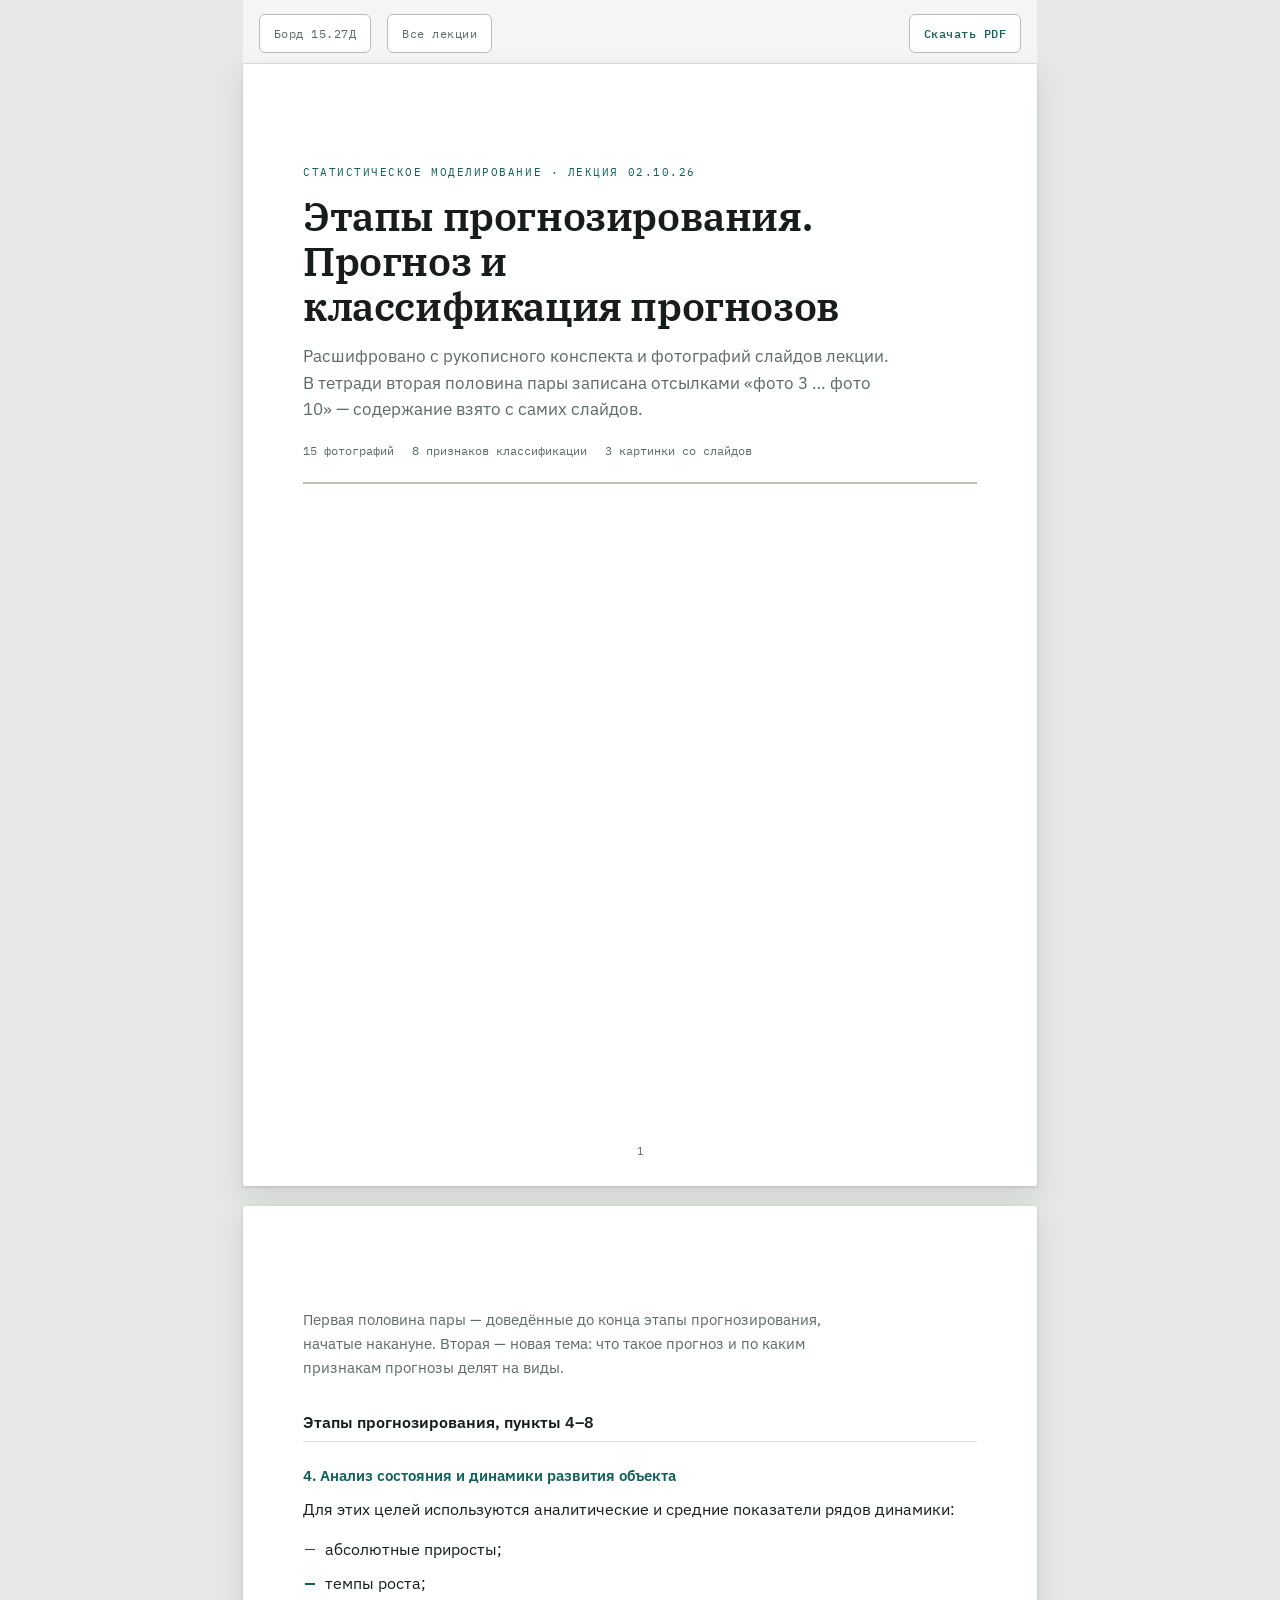
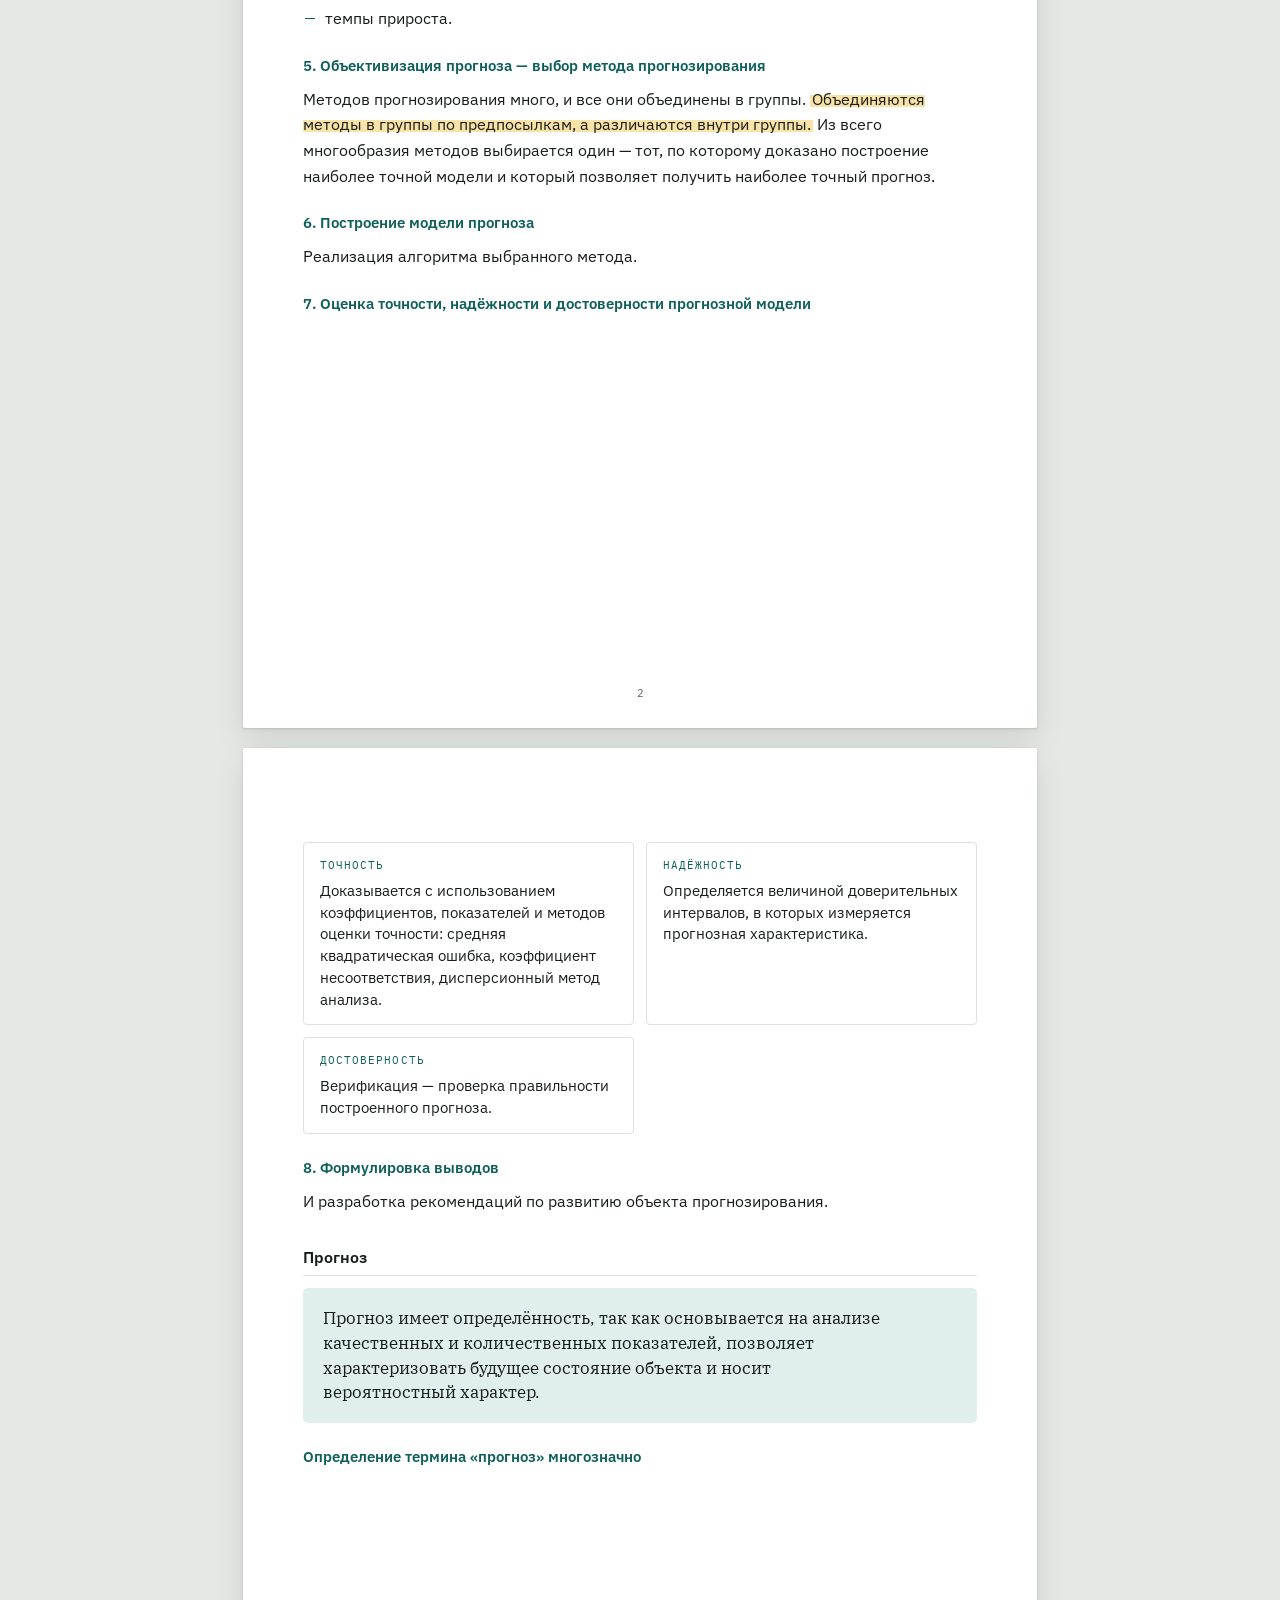
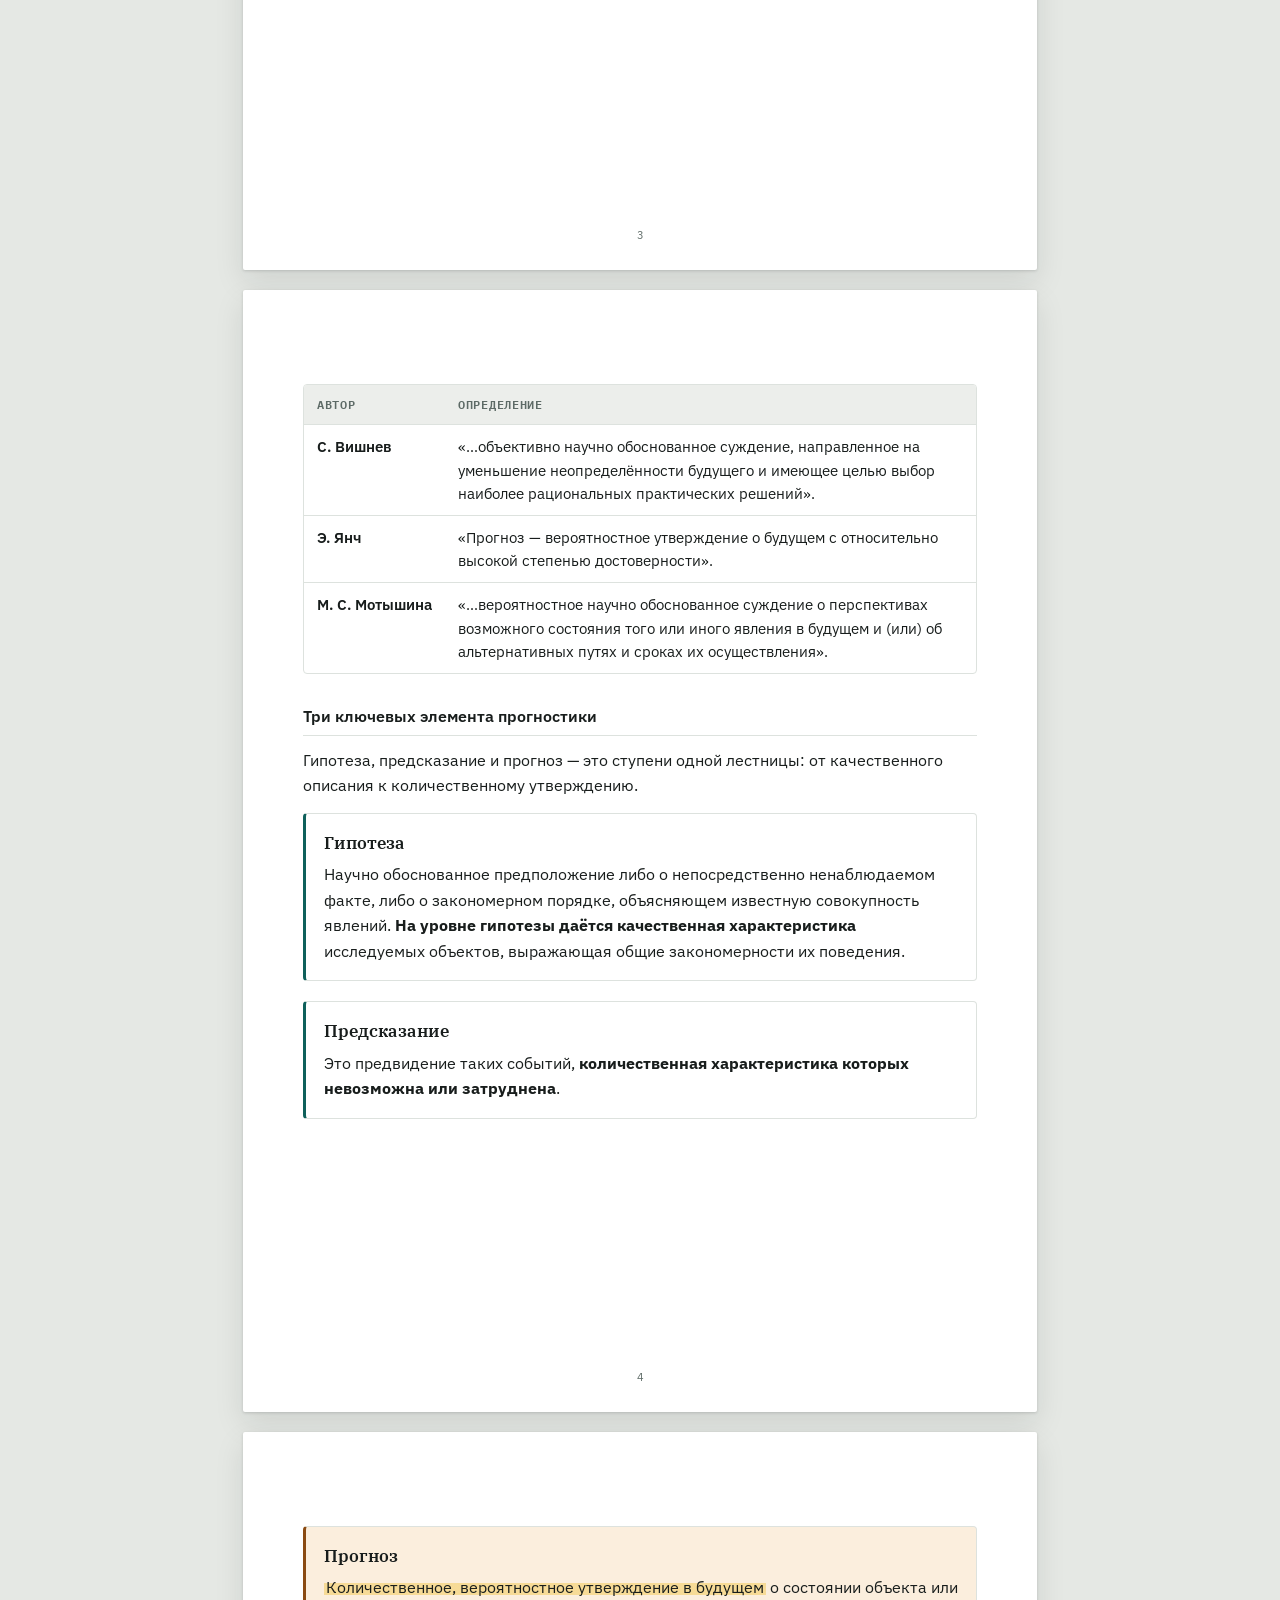
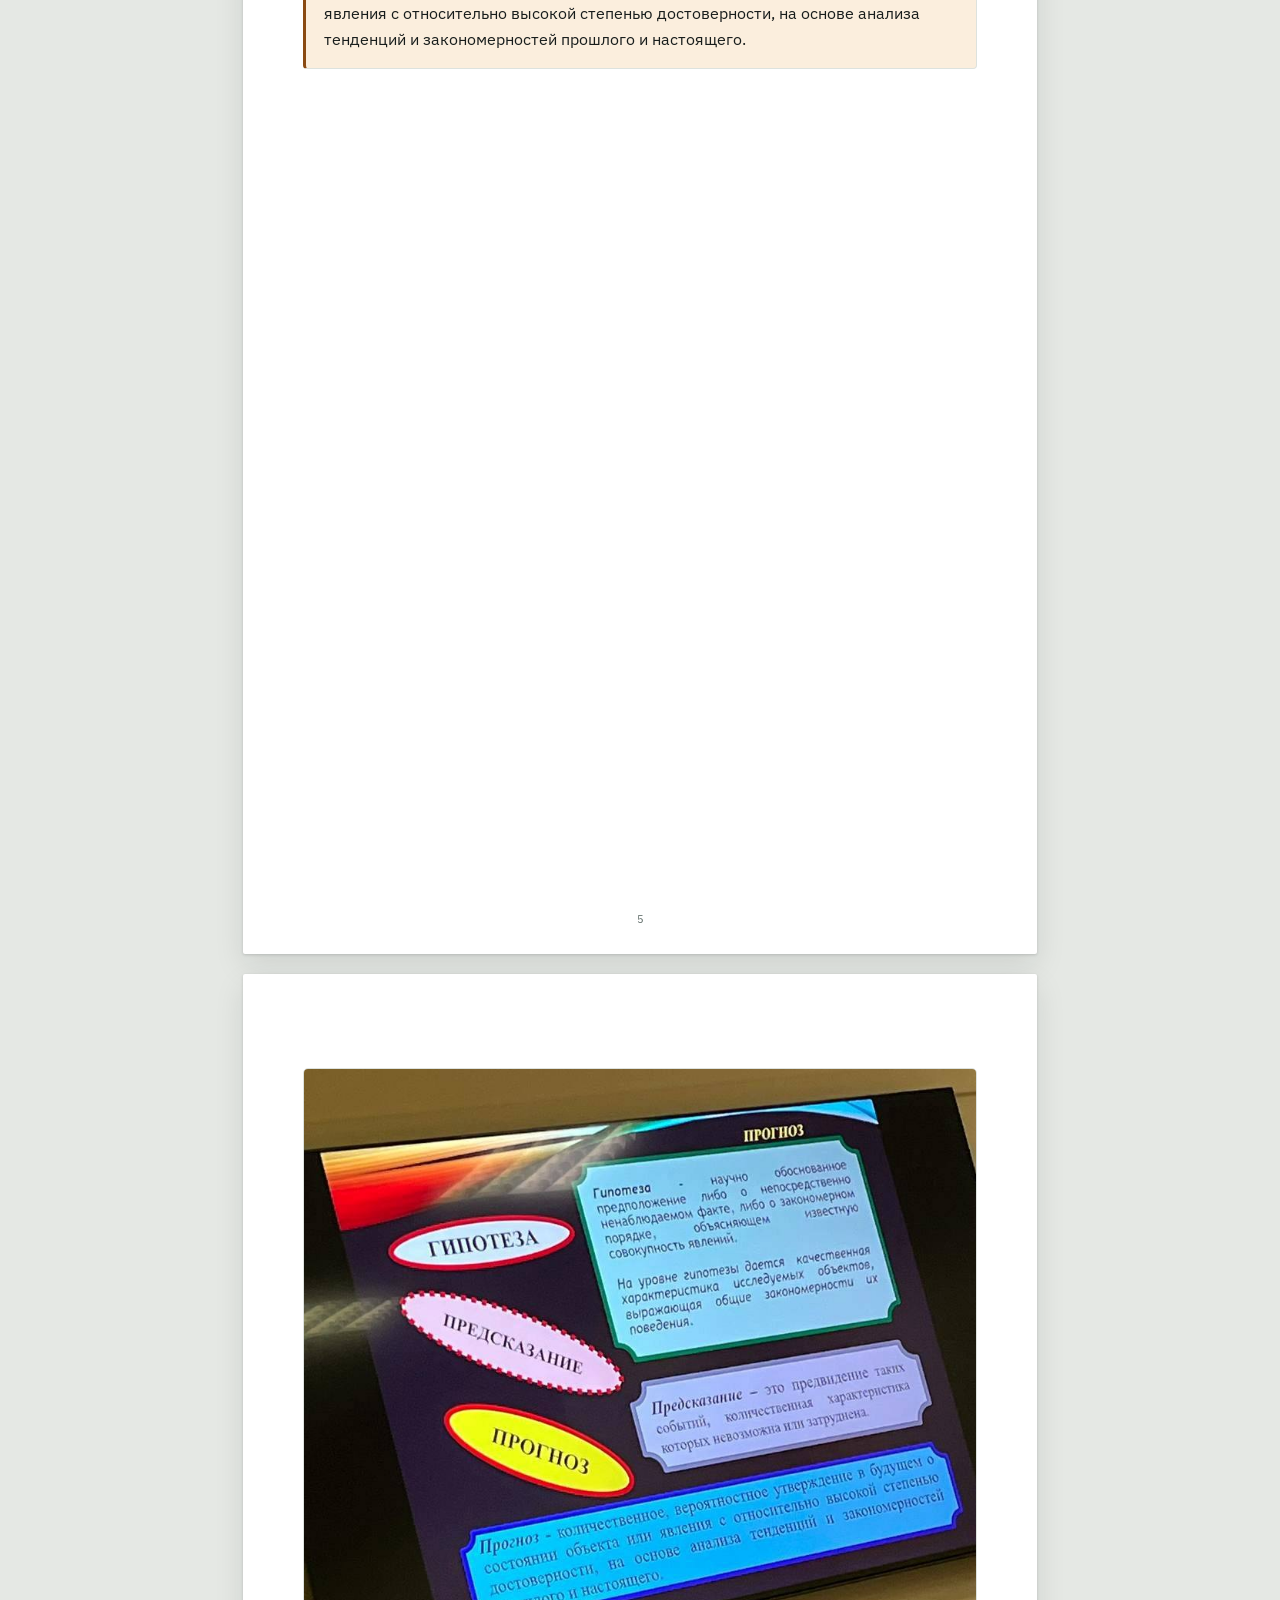
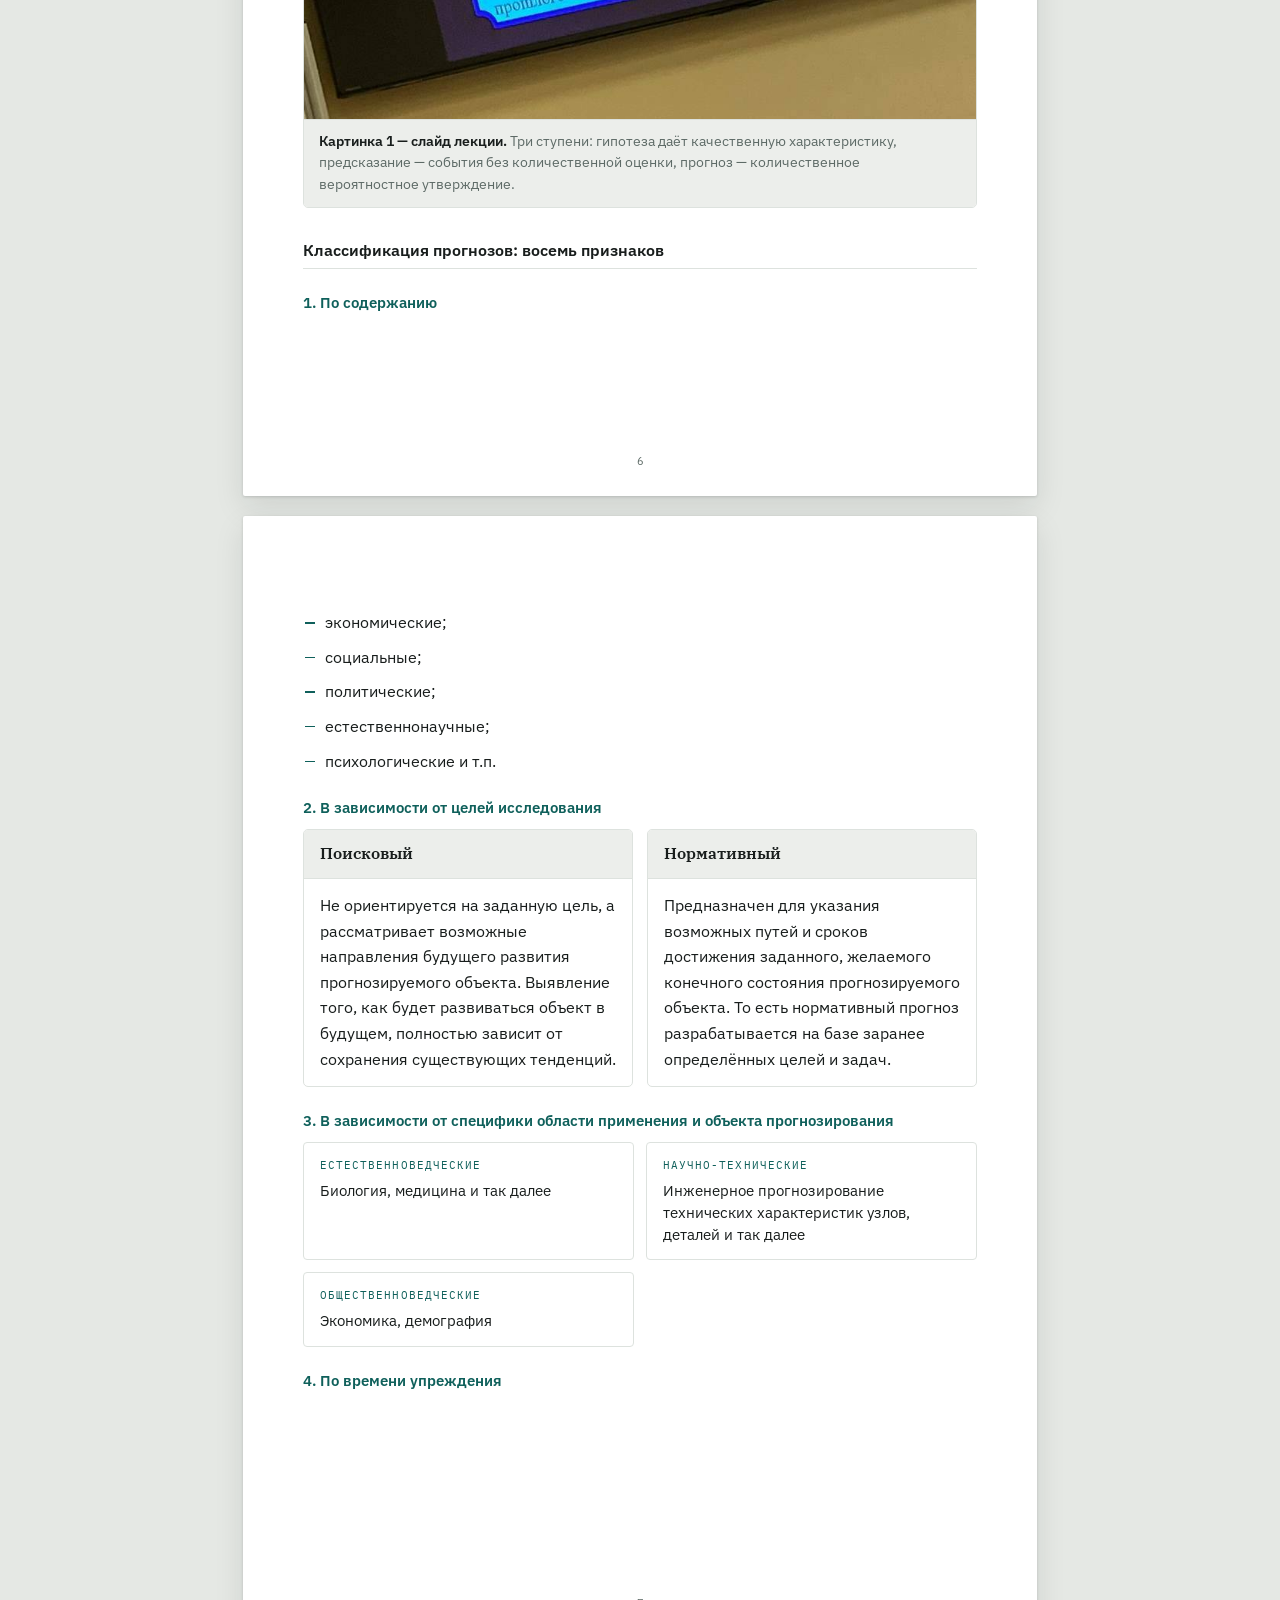
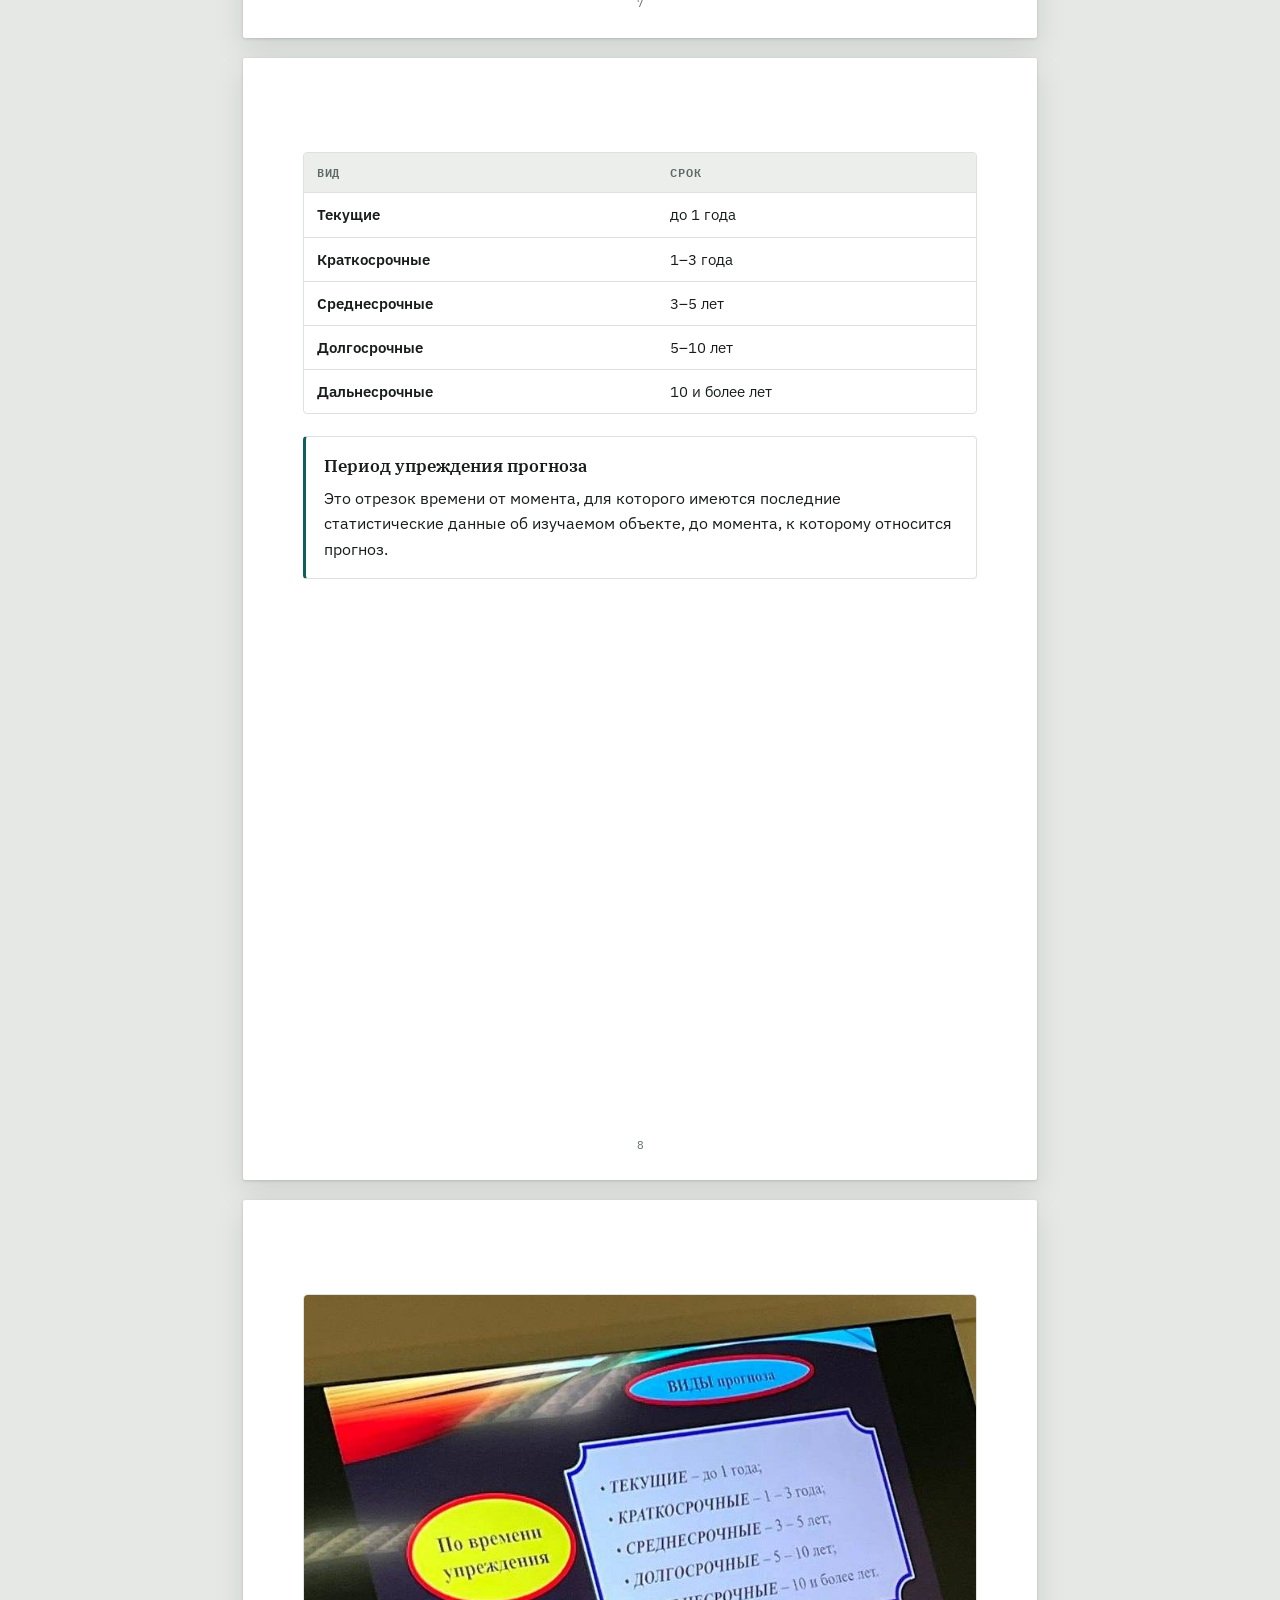
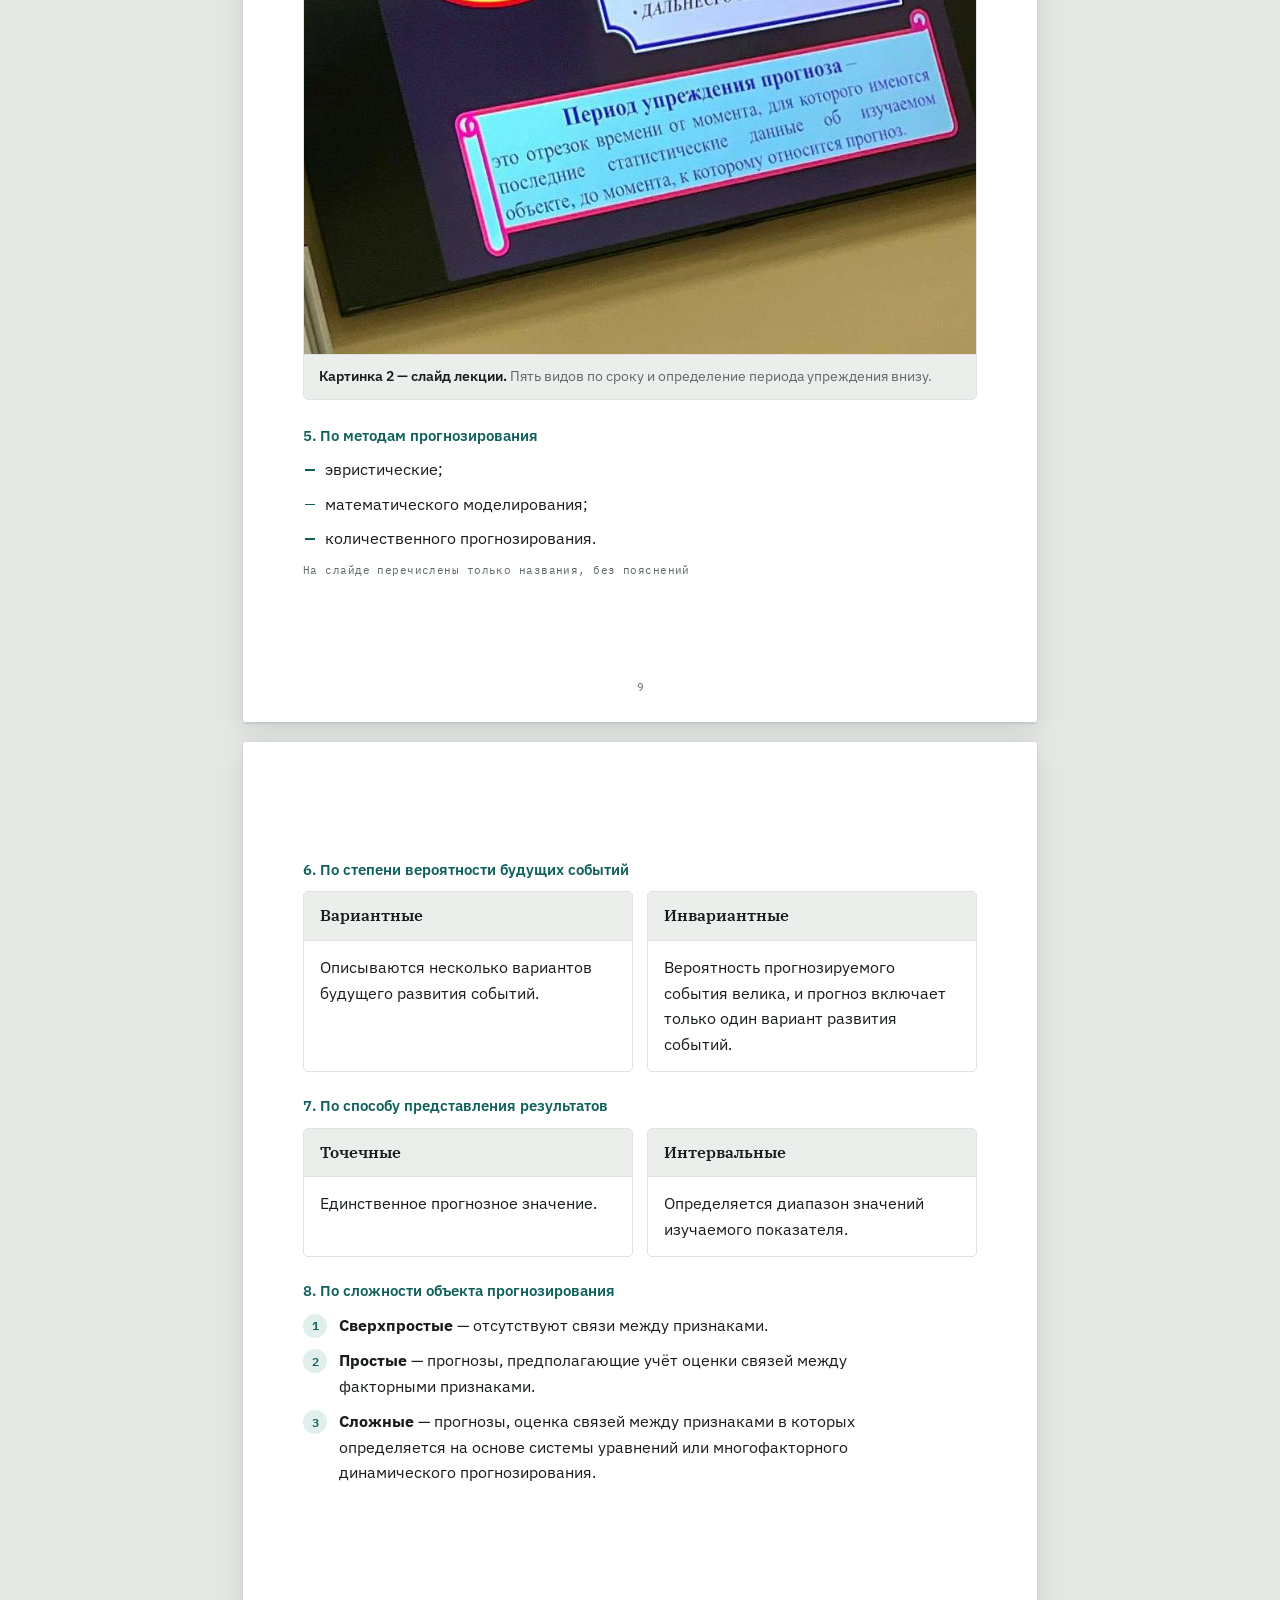
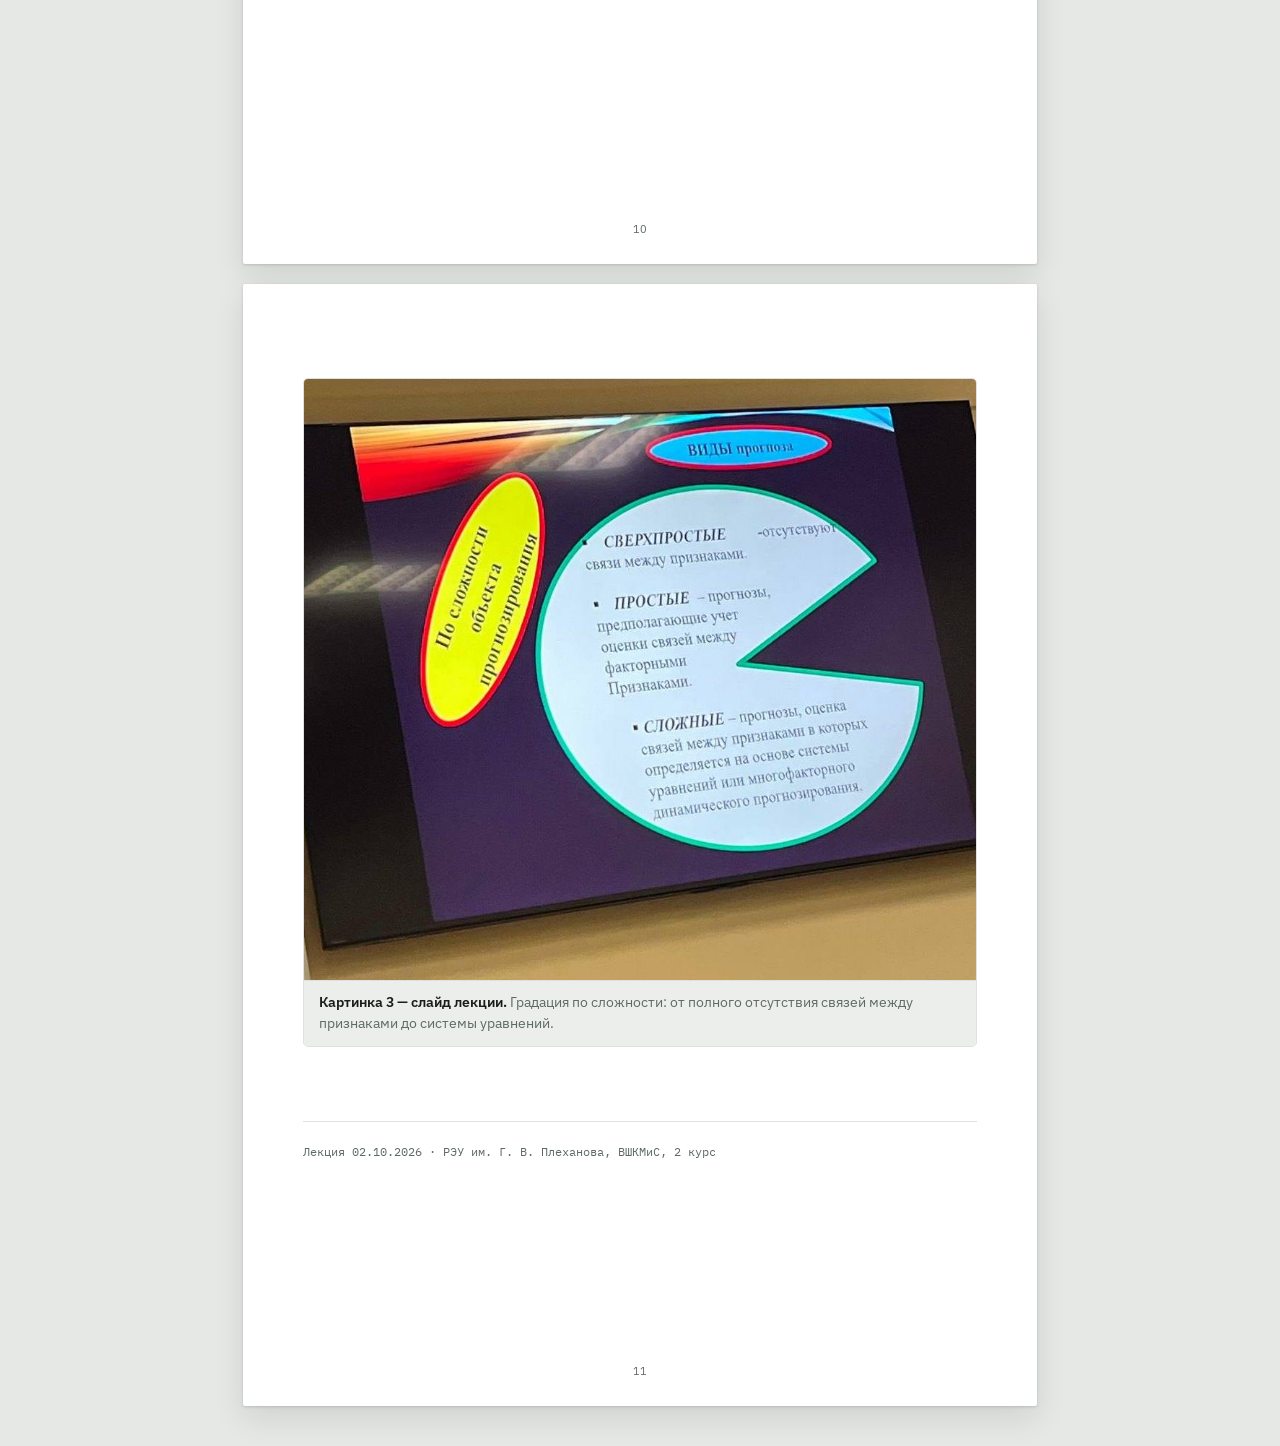
<file: lectures/statmodel-02-10.html>
<!doctype html>
<html lang="ru" data-theme="light">
<head>
<meta charset="utf-8">
<meta name="viewport" content="width=device-width, initial-scale=1, viewport-fit=cover">
<title>Статмоделирование — лекция 02.10.26</title>
<link rel="icon" href="https://lockerbig007.github.io/rea-board/icon.svg" type="image/svg+xml">
<link rel="apple-touch-icon" href="https://lockerbig007.github.io/rea-board/icon-180.png">
<meta property="og:type" content="article">
<meta property="og:site_name" content="Борд 15.27Д">
<meta property="og:title" content="Статмоделирование — лекция 02.10.26">
<meta property="og:image" content="https://lockerbig007.github.io/rea-board/preview.png">
<meta property="og:image:width" content="1200">
<meta property="og:image:height" content="630">
<meta property="og:url" content="https://lockerbig007.github.io/rea-board/lectures/statmodel-02-10.html">
<meta name="twitter:card" content="summary_large_image">

<link rel="stylesheet" href="https://fonts.googleapis.com/css2?family=IBM+Plex+Sans:ital,wght@0,400;0,500;0,600;1,400&family=IBM+Plex+Serif:ital,wght@0,500;0,600;1,400&family=IBM+Plex+Mono:wght@500;600&display=swap">
<style>
html{-webkit-text-size-adjust:100%}
body{margin:0}
img{max-width:100%}
@page{margin:12mm}
@media print{
  body{background:#fff!important}
  .wrap{max-width:none;padding-block:0 0}
  header{padding-block:0 16px}
  section{padding-block:20px 4px}
  .tw,.math,.m,.box,.cex,.task,.answer,.rule,.given,.legend,.def,.callout,.tile{break-inside:avoid}
  h1,h2,h3,caption{break-after:avoid}
  footer{break-inside:avoid}
  .tw{overflow:visible!important}
}
</style>
</head>
<body>
<nav class="sitebar">
  <a href="https://lockerbig007.github.io/rea-board/">Борд 15.27Д</a>
  <a href="https://lockerbig007.github.io/rea-board/lectures.html">Все лекции</a>
  <a class="get" href="https://lockerbig007.github.io/rea-board/lectures/statmodel-02-10.pdf" download>Скачать PDF</a>
</nav>

<style>
/* Layout: growing lecture archive — sticky lecture nav, each lecture a dated block of definition cards and lists */
:root{
  --bg:#f4f6f4;
  --surface:#ffffff;
  --surface-2:#eceeeb;
  --fg:#181d1c;
  --muted:#5d6a66;
  --line:#dde2de;
  --line-strong:#b9bfb8;
  --accent:#0f605b;
  --accent-soft:#e0efec;
  --mark:rgba(243,203,92,.55);
  --new:#8a4a12;
  --new-soft:#fbeedd;
  --serif:"IBM Plex Serif",Georgia,"Times New Roman",serif;
  --sans:"IBM Plex Sans","Segoe UI",Helvetica,Arial,sans-serif;
  --mono:"IBM Plex Mono","SFMono-Regular",Consolas,monospace;
}
@media (prefers-color-scheme:dark){
  :root:not([data-theme="light"]){
    --bg:#13171a;--surface:#1b2023;--surface-2:#232a2e;--fg:#e7ece9;--muted:#98a49f;
    --line:#2c3439;--line-strong:#434c52;--accent:#5ac8be;--accent-soft:#12332f;
    --mark:rgba(214,169,58,.32);--new:#e3a76d;--new-soft:#33240f;color-scheme:dark;
  }
}
:root[data-theme="dark"]{
  --bg:#13171a;--surface:#1b2023;--surface-2:#232a2e;--fg:#e7ece9;--muted:#98a49f;
  --line:#2c3439;--line-strong:#434c52;--accent:#5ac8be;--accent-soft:#12332f;
  --mark:rgba(214,169,58,.32);--new:#e3a76d;--new-soft:#33240f;color-scheme:dark;
}

body{background:var(--bg);color:var(--fg);font-family:var(--sans);font-size:16px;line-height:1.6;-webkit-text-size-adjust:100%}
*{box-sizing:border-box}
.wrap{max-width:840px;margin:0 auto;padding-inline:20px;padding-block:0 76px}

.masthead{padding-block:40px 22px;border-bottom:2px solid var(--line-strong)}
.kicker{font-family:var(--mono);font-size:11px;letter-spacing:.14em;text-transform:uppercase;color:var(--accent);margin:0 0 12px}
h1{font-family:var(--serif);font-weight:600;font-size:clamp(27px,5.6vw,40px);line-height:1.13;margin:0 0 14px;text-wrap:balance;letter-spacing:-.01em}
.standfirst{margin:0;color:var(--muted);font-size:16.5px;max-width:60ch}
.meta{display:flex;flex-wrap:wrap;gap:8px 18px;margin-top:18px;font-family:var(--mono);font-size:12px;color:var(--muted)}

nav{background:var(--bg);border-bottom:1px solid var(--line);margin-bottom:6px}
.navscroll{display:flex;flex-wrap:wrap;gap:8px;padding-block:16px}
nav a{font-family:var(--mono);font-size:12px;letter-spacing:.04em;text-decoration:none;color:var(--fg);border:1px solid var(--line-strong);border-radius:6px;padding:9px 14px;background:var(--surface);transition:color .15s,border-color .15s,background .15s}
nav a:hover,nav a:focus-visible{color:var(--accent);border-color:var(--accent);background:var(--accent-soft)}
nav a .nsub{display:block;font-size:10px;letter-spacing:.06em;text-transform:uppercase;color:var(--muted);margin-top:3px}
nav a.now{border-color:var(--new)}
nav a.now .nsub{color:var(--new)}

.lecture{padding-block:34px 6px;scroll-margin-top:16px}
.lecture+.lecture{border-top:2px solid var(--line-strong)}
.lhead{display:flex;align-items:baseline;gap:12px;flex-wrap:wrap;margin-bottom:6px}
.ldate{font-family:var(--mono);font-size:11px;letter-spacing:.12em;text-transform:uppercase;color:var(--accent);background:var(--accent-soft);border-radius:3px;padding:4px 9px}
.ldate.new{color:var(--new);background:var(--new-soft)}
h2{font-family:var(--serif);font-weight:600;font-size:clamp(22px,4vw,29px);line-height:1.22;margin:0;text-wrap:balance}
.sublede{margin:8px 0 24px;color:var(--muted);font-size:15px;max-width:62ch}

h3{font-family:var(--sans);font-weight:600;font-size:15.5px;margin:30px 0 12px;padding-bottom:6px;border-bottom:1px solid var(--line)}
h4{font-family:var(--sans);font-weight:600;font-size:14.5px;margin:22px 0 10px;color:var(--accent)}
p{margin:0 0 14px;max-width:66ch}

.def{background:var(--surface);border:1px solid var(--line);border-left:3px solid var(--accent);border-radius:4px;padding:16px 18px;margin:0 0 20px}
.def .term{font-family:var(--serif);font-weight:600;font-size:17px;display:block;margin-bottom:5px}
.def p{margin:0}
.def.key{border-left-color:var(--new);background:var(--new-soft)}
.mark{background:linear-gradient(var(--mark),var(--mark));background-size:100% 62%;background-repeat:no-repeat;background-position:0 78%;padding:0 2px}

ol.num{list-style:none;counter-reset:n;margin:0 0 22px;padding:0;display:grid;gap:10px}
ol.num li{counter-increment:n;position:relative;padding-left:36px;max-width:64ch}
ol.num li::before{content:counter(n);position:absolute;left:0;top:1px;width:24px;height:24px;border-radius:50%;background:var(--accent-soft);color:var(--accent);font-family:var(--mono);font-size:12px;font-weight:600;display:grid;place-items:center}
ul.dash{list-style:none;margin:0 0 22px;padding:0;display:grid;gap:9px}
ul.dash li{position:relative;padding-left:22px;max-width:64ch}
ul.dash li::before{content:"";position:absolute;left:2px;top:12px;width:10px;height:1.5px;background:var(--accent)}

.grid{display:grid;gap:12px;grid-template-columns:repeat(auto-fit,minmax(235px,1fr));margin:0 0 22px}
.tile{background:var(--surface);border:1px solid var(--line);border-radius:4px;padding:14px 16px;min-width:0}
.tile .tlabel{font-family:var(--mono);font-size:10.5px;letter-spacing:.1em;text-transform:uppercase;color:var(--accent);display:block;margin-bottom:6px}
.tile p{margin:0;font-size:14.5px;line-height:1.5}

.tw{overflow-x:auto;margin:0 0 22px;border:1px solid var(--line);border-radius:4px;background:var(--surface)}
table{border-collapse:collapse;width:100%;font-size:14.5px}
th,td{padding:10px 13px;text-align:left;border-bottom:1px solid var(--line);vertical-align:top}
thead th{background:var(--surface-2);font-size:12px;font-family:var(--mono);letter-spacing:.06em;text-transform:uppercase;color:var(--muted);font-weight:600;white-space:nowrap}
tbody tr:last-child td{border-bottom:none}
td.who{font-weight:600;white-space:nowrap}

.two{display:grid;gap:14px;grid-template-columns:repeat(auto-fit,minmax(280px,1fr));margin:0 0 22px}
.col{background:var(--surface);border:1px solid var(--line);border-radius:5px;overflow:hidden;min-width:0}
.col .ch{background:var(--surface-2);border-bottom:1px solid var(--line);padding:11px 16px;font-family:var(--serif);font-weight:600;font-size:16px}
.col .cb{padding:14px 16px}
.col .cb p:last-child,.col .cb ul:last-child{margin-bottom:0}
.col .cb ul{margin:0;padding-left:18px;display:grid;gap:7px;font-size:14.5px}

.todo{display:inline-block;font-family:var(--mono);font-size:10.5px;font-weight:600;letter-spacing:.08em;text-transform:uppercase;color:var(--new);background:var(--new-soft);border:1px solid var(--new);border-radius:3px;padding:1px 6px;margin-left:6px;vertical-align:1px;white-space:nowrap}
.unsure{background:linear-gradient(rgba(224,150,60,.3),rgba(224,150,60,.3));background-size:100% 100%;border-bottom:1.5px dashed var(--new);padding:0 2px}
.openq{background:var(--new-soft);border:1px solid var(--new);border-radius:5px;padding:18px 20px;margin:0 0 20px}
.openq h4{margin-top:0;color:var(--new)}
.openq ol{margin:0;padding-left:20px;display:grid;gap:12px}
.openq li{max-width:64ch}
.openq .where{font-family:var(--mono);font-size:11px;letter-spacing:.05em;text-transform:uppercase;color:var(--muted);display:block;margin-bottom:3px}
figure{margin:0 0 24px;background:var(--surface);border:1px solid var(--line);border-radius:5px;overflow:hidden}
figure img{display:block;width:100%;height:auto}
figure figcaption{padding:11px 15px;border-top:1px solid var(--line);font-size:13.5px;color:var(--muted);background:var(--surface-2)}
figure figcaption b{color:var(--fg);font-weight:600}
.callout{background:var(--accent-soft);border-radius:5px;padding:18px 20px;margin:0 0 22px}
.callout p{margin:0;font-family:var(--serif);font-size:17px;line-height:1.45;max-width:58ch}
.src{font-family:var(--mono);font-size:11px;color:var(--muted);letter-spacing:.04em;margin:-12px 0 20px}

footer{margin-top:44px;padding-top:20px;border-top:1px solid var(--line);font-family:var(--mono);font-size:11.5px;color:var(--muted);line-height:1.8}
@media (max-width:560px){.wrap{padding-inline:16px}.lecture{padding-block:28px 4px}}
@media (prefers-reduced-motion:reduce){*{transition:none!important;scroll-behavior:auto!important}}
@media print{nav{display:none}.masthead{border-bottom-width:1px}}
html{scroll-behavior:smooth}
</style>
<div class="wrap">
<header class="masthead">
  <p class="kicker">Статистическое моделирование · лекция 02.10.26</p>
  <h1>Этапы прогнозирования. Прогноз и классификация прогнозов</h1>
  <p class="standfirst">Расшифровано с рукописного конспекта и фотографий слайдов лекции. В тетради вторая половина пары записана отсылками «фото 3 … фото 10» — содержание взято с самих слайдов.</p>
  <div class="meta"><span>15 фотографий</span><span>8 признаков классификации</span><span>3 картинки со слайдов</span></div>
</header>
<section class="lecture" id="l7">
  <p class="sublede">Первая половина пары — доведённые до конца этапы прогнозирования, начатые накануне. Вторая — новая тема: что такое прогноз и по каким признакам прогнозы делят на виды.</p>

  <h3>Этапы прогнозирования, пункты 4–8</h3>

  <h4>4. Анализ состояния и динамики развития объекта</h4>
  <p>Для этих целей используются аналитические и средние показатели рядов динамики:</p>
  <ul class="dash">
    <li>абсолютные приросты;</li>
    <li>темпы роста;</li>
    <li>темпы прироста.</li>
  </ul>

  <h4>5. Объективизация прогноза — выбор метода прогнозирования</h4>
  <p>Методов прогнозирования много, и все они объединены в группы. <span class="mark">Объединяются методы в группы по предпосылкам, а различаются внутри группы.</span> Из всего многообразия методов выбирается один — тот, по которому доказано построение наиболее точной модели и который позволяет получить наиболее точный прогноз.</p>

  <h4>6. Построение модели прогноза</h4>
  <p>Реализация алгоритма выбранного метода.</p>

  <h4>7. Оценка точности, надёжности и достоверности прогнозной модели</h4>
  <div class="grid">
    <div class="tile"><span class="tlabel">Точность</span><p>Доказывается с использованием коэффициентов, показателей и методов оценки точности: средняя квадратическая ошибка, коэффициент несоответствия, дисперсионный метод анализа.</p></div>
    <div class="tile"><span class="tlabel">Надёжность</span><p>Определяется величиной доверительных интервалов, в которых измеряется прогнозная характеристика.</p></div>
    <div class="tile"><span class="tlabel">Достоверность</span><p>Верификация — проверка правильности построенного прогноза.</p></div>
  </div>

  <h4>8. Формулировка выводов</h4>
  <p>И разработка рекомендаций по развитию объекта прогнозирования.</p>

  <h3>Прогноз</h3>

  <div class="callout">
    <p>Прогноз имеет определённость, так как основывается на анализе качественных и количественных показателей, позволяет характеризовать будущее состояние объекта и носит вероятностный характер.</p>
  </div>

  <h4>Определение термина «прогноз» многозначно</h4>
  <div class="tw">
    <table>
      <thead><tr><th>Автор</th><th>Определение</th></tr></thead>
      <tbody>
        <tr><td class="who">С. Вишнев</td><td>«…объективно научно обоснованное суждение, направленное на уменьшение неопределённости будущего и имеющее целью выбор наиболее рациональных практических решений».</td></tr>
        <tr><td class="who">Э. Янч</td><td>«Прогноз — вероятностное утверждение о будущем с относительно высокой степенью достоверности».</td></tr>
        <tr><td class="who">М. С. Мотышина</td><td>«…вероятностное научно обоснованное суждение о перспективах возможного состояния того или иного явления в будущем и (или) об альтернативных путях и сроках их осуществления».</td></tr>
      </tbody>
    </table>
  </div>

  <h3>Три ключевых элемента прогностики</h3>
  <p>Гипотеза, предсказание и прогноз — это ступени одной лестницы: от качественного описания к количественному утверждению.</p>

  <div class="def">
    <span class="term">Гипотеза</span>
    <p>Научно обоснованное предположение либо о непосредственно ненаблюдаемом факте, либо о закономерном порядке, объясняющем известную совокупность явлений. <strong>На уровне гипотезы даётся качественная характеристика</strong> исследуемых объектов, выражающая общие закономерности их поведения.</p>
  </div>

  <div class="def">
    <span class="term">Предсказание</span>
    <p>Это предвидение таких событий, <strong>количественная характеристика которых невозможна или затруднена</strong>.</p>
  </div>

  <div class="def key">
    <span class="term">Прогноз</span>
    <p><span class="mark">Количественное, вероятностное утверждение в будущем</span> о состоянии объекта или явления с относительно высокой степенью достоверности, на основе анализа тенденций и закономерностей прошлого и настоящего.</p>
  </div>

  <figure>
    <img src="[data-uri]" alt="Слайд: гипотеза, предсказание и прогноз с определениями">
    <figcaption><b>Картинка 1 — слайд лекции.</b> Три ступени: гипотеза даёт качественную характеристику, предсказание — события без количественной оценки, прогноз — количественное вероятностное утверждение.</figcaption>
  </figure>

  <h3>Классификация прогнозов: восемь признаков</h3>

  <h4>1. По содержанию</h4>
  <ul class="dash">
    <li>экономические;</li>
    <li>социальные;</li>
    <li>политические;</li>
    <li>естественнонаучные;</li>
    <li>психологические и т.п.</li>
  </ul>

  <h4>2. В зависимости от целей исследования</h4>
  <div class="two">
    <div class="col">
      <div class="ch">Поисковый</div>
      <div class="cb"><p>Не ориентируется на заданную цель, а рассматривает возможные направления будущего развития прогнозируемого объекта. Выявление того, как будет развиваться объект в будущем, полностью зависит от сохранения существующих тенденций.</p></div>
    </div>
    <div class="col">
      <div class="ch">Нормативный</div>
      <div class="cb"><p>Предназначен для указания возможных путей и сроков достижения заданного, желаемого конечного состояния прогнозируемого объекта. То есть нормативный прогноз разрабатывается на базе заранее определённых целей и задач.</p></div>
    </div>
  </div>

  <h4>3. В зависимости от специфики области применения и объекта прогнозирования</h4>
  <div class="grid">
    <div class="tile"><span class="tlabel">Естественноведческие</span><p>Биология, медицина и так далее</p></div>
    <div class="tile"><span class="tlabel">Научно-технические</span><p>Инженерное прогнозирование технических характеристик узлов, деталей и так далее</p></div>
    <div class="tile"><span class="tlabel">Общественноведческие</span><p>Экономика, демография</p></div>
  </div>

  <h4>4. По времени упреждения</h4>
  <div class="tw">
    <table>
      <thead><tr><th>Вид</th><th>Срок</th></tr></thead>
      <tbody>
        <tr><td class="who">Текущие</td><td>до 1 года</td></tr>
        <tr><td class="who">Краткосрочные</td><td>1–3 года</td></tr>
        <tr><td class="who">Среднесрочные</td><td>3–5 лет</td></tr>
        <tr><td class="who">Долгосрочные</td><td>5–10 лет</td></tr>
        <tr><td class="who">Дальнесрочные</td><td>10 и более лет</td></tr>
      </tbody>
    </table>
  </div>

  <div class="def">
    <span class="term">Период упреждения прогноза</span>
    <p>Это отрезок времени от момента, для которого имеются последние статистические данные об изучаемом объекте, до момента, к которому относится прогноз.</p>
  </div>

  <figure>
    <img src="[data-uri]" alt="Слайд: виды прогноза по времени упреждения и период упреждения">
    <figcaption><b>Картинка 2 — слайд лекции.</b> Пять видов по сроку и определение периода упреждения внизу.</figcaption>
  </figure>

  <h4>5. По методам прогнозирования</h4>
  <ul class="dash">
    <li>эвристические;</li>
    <li>математического моделирования;</li>
    <li>количественного прогнозирования.</li>
  </ul>
  <p class="src">На слайде перечислены только названия, без пояснений</p>

  <h4>6. По степени вероятности будущих событий</h4>
  <div class="two">
    <div class="col">
      <div class="ch">Вариантные</div>
      <div class="cb"><p>Описываются несколько вариантов будущего развития событий.</p></div>
    </div>
    <div class="col">
      <div class="ch">Инвариантные</div>
      <div class="cb"><p>Вероятность прогнозируемого события велика, и прогноз включает только один вариант развития событий.</p></div>
    </div>
  </div>

  <h4>7. По способу представления результатов</h4>
  <div class="two">
    <div class="col">
      <div class="ch">Точечные</div>
      <div class="cb"><p>Единственное прогнозное значение.</p></div>
    </div>
    <div class="col">
      <div class="ch">Интервальные</div>
      <div class="cb"><p>Определяется диапазон значений изучаемого показателя.</p></div>
    </div>
  </div>

  <h4>8. По сложности объекта прогнозирования</h4>
  <ol class="num">
    <li><strong>Сверхпростые</strong> — отсутствуют связи между признаками.</li>
    <li><strong>Простые</strong> — прогнозы, предполагающие учёт оценки связей между факторными признаками.</li>
    <li><strong>Сложные</strong> — прогнозы, оценка связей между признаками в которых определяется на основе системы уравнений или многофакторного динамического прогнозирования.</li>
  </ol>

  <figure>
    <img src="[data-uri]" alt="Слайд: виды прогноза по сложности объекта прогнозирования">
    <figcaption><b>Картинка 3 — слайд лекции.</b> Градация по сложности: от полного отсутствия связей между признаками до системы уравнений.</figcaption>
  </figure>
</section>
<footer>Лекция 02.10.2026 · РЭУ им. Г. В. Плеханова, ВШКМиС, 2 курс</footer>
</div>

<style>
/* Лист бумаги вместо бесконечной ленты: конспект читается как документ. */
body{background:#e5e8e4}
.sitebar{display:flex;gap:16px;flex-wrap:wrap;align-items:center;
  max-width:794px;margin:0 auto;padding:14px 16px 10px;
  font-family:var(--sans);font-size:13px}
.sitebar a{color:var(--muted);text-decoration:none}
.sitebar a:hover{color:var(--accent)}
.sitebar .get{margin-left:auto;color:var(--accent);font-weight:500}

.wrap.paged{max-width:none;padding:0}
.pages{display:flex;flex-direction:column;align-items:center;gap:20px;padding-bottom:40px}
.page{position:relative;width:794px;height:1122px;padding:60px 60px 72px;
  background:var(--surface);border-radius:2px;
  box-shadow:0 1px 3px rgba(24,29,28,.16),0 12px 30px rgba(24,29,28,.10)}
.page.tall{height:auto;padding-bottom:72px}
.page-num{position:absolute;left:0;right:0;bottom:26px;text-align:center;
  font-family:var(--sans);font-size:11px;color:var(--muted)}
.page > .page-body > :first-child{margin-top:0}

/* На телефоне листы A4 нечитаемы — там обычная лента. */
@media (max-width:899px){
  body{background:var(--bg)}
  .pages{gap:0;padding-bottom:0}
  .page{width:auto;height:auto;padding:18px 16px;box-shadow:none;border-radius:0}
  .page-num{display:none}
  .sitebar{max-width:none}
}

@media print{
  @page{size:A4;margin:0}
  body{background:#fff}
  .sitebar{display:none}
  .pages{gap:0;padding:0}
  .page{width:210mm;height:auto;min-height:0;padding:16mm 16mm 18mm;
    box-shadow:none;border-radius:0;break-after:page}
  .page:last-child{break-after:auto}
}
</style>

<script>
(function () {
  "use strict";

  // Лист A4 при 96 точках на дюйм — 1122 точки. В MAX_H заложен запас: без
  // него лист, набитый под завязку, выдавливает в PDF лишнюю пустую страницу.
  var MAX_H = 950;
  var MIN_WIDTH = 900;

  var wrap = document.querySelector(".wrap");
  if (!wrap) return;
  var original = Array.prototype.slice.call(wrap.children);

  // Лекция, не поместившаяся на лист, продолжается на следующем такой же
  // оболочкой <section>: без неё поехали бы отступы и стили заголовков.
  function unpage() {
    var pages = wrap.querySelector(".pages");
    if (!pages) return;
    original.forEach(function (el) {
      if (el.shells) {
        el.shells.forEach(function (shell) {
          while (shell.firstChild) el.appendChild(shell.firstChild);
        });
        el.shells = null;
      }
      wrap.appendChild(el);
    });
    pages.remove();
    wrap.classList.remove("paged");
  }

  function paginate() {
    unpage();
    if (document.documentElement.clientWidth < MIN_WIDTH) return;

    var pages = document.createElement("div");
    pages.className = "pages";
    wrap.classList.add("paged");
    wrap.appendChild(pages);

    var body = null;

    function newPage() {
      var page = document.createElement("div");
      page.className = "page";
      body = document.createElement("div");
      body.className = "page-body";
      page.appendChild(body);
      pages.appendChild(page);
      return body;
    }

    function overflows() { return body.scrollHeight > MAX_H; }

    newPage();

    original.forEach(function (el) {
      if (el.tagName !== "SECTION") {
        body.appendChild(el);
        if (overflows() && body.children.length > 1) {
          body.removeChild(el);
          newPage();
          body.appendChild(el);
        }
        return;
      }

      // Каждая лекция начинается с нового листа, как глава в книге.
      if (body.children.length) newPage();

      var shells = [];
      el.shells = shells;

      function addShell(first) {
        var shell = el.cloneNode(false);
        if (!first) shell.removeAttribute("id");  // якорь — на первом листе лекции
        shell.owner = el;
        shells.push(shell);
        return shell;
      }

      var shell = addShell(true);
      body.appendChild(shell);

      Array.prototype.slice.call(el.children).forEach(function (block) {
        shell.appendChild(block);
        if (!overflows()) return;
        if (shell.children.length === 1) return; // блок сам выше листа — пусть будет
        shell.removeChild(block);
        shell = addShell(false);
        newPage().appendChild(shell);
        shell.appendChild(block);
      });

      el.remove(); // опустевшая исходная секция, иначе торчит пустой полосой
    });

    // Заголовок, оставшийся внизу листа без текста под ним, переносим дальше —
    // но только внутри своей лекции, иначе он уедет в чужую.
    Array.prototype.slice.call(pages.children).forEach(function (page, i, all) {
      if (i === all.length - 1) return;
      var host = page.querySelector(".page-body > section");
      var next = all[i + 1].querySelector(".page-body > section");
      if (!host || !next || host.owner !== next.owner) return;
      var last = host.lastElementChild;
      if (!last || !/^H[23]$/.test(last.tagName) || host.children.length < 2) return;
      next.insertBefore(last, next.firstChild);
    });

    Array.prototype.slice.call(pages.children).forEach(function (page, i) {
      if (page.firstChild.scrollHeight > MAX_H) page.classList.add("tall");
      var num = document.createElement("div");
      num.className = "page-num";
      num.textContent = i + 1;
      page.appendChild(num);
    });
  }

  function run() {
    // Шрифты меняют высоту текста, поэтому раскладываем после их загрузки.
    if (document.fonts && document.fonts.ready) document.fonts.ready.then(paginate);
    else paginate();
  }

  if (document.readyState === "loading") document.addEventListener("DOMContentLoaded", run);
  else run();

  var t;
  window.addEventListener("resize", function () {
    clearTimeout(t);
    t = setTimeout(paginate, 250);
  });
})();
</script>
</body>
</html>
</file>
<file: site.css>
/* Общие стили новых страниц сайта (лекции и дальше).
   Токены те же, что на главной, — чтобы сайт выглядел одним целым.
   index.html держит свои стили внутри себя и этот файл не трогает. */

:root{
  --paper:#eef1f5; --card:#ffffff; --card-2:#f7f9fb;
  --ink:#131923; --ink-2:#5a6676; --ink-3:#8a95a4;
  --line:#dce1e9; --line-2:#c7cfda;
  --accent:#2f5d8f; --accent-soft:#e4edf6; --accent-ink:#1d3f63;
  --ok:#3c7a50; --ok-soft:#e2f0e6;
  --warn:#9a6a12; --warn-soft:#f7edd8;
  --shadow:0 1px 2px rgba(19,25,35,.06),0 8px 24px rgba(19,25,35,.05);
  --display:'Unbounded','Golos Text',system-ui,sans-serif;
  --body:'Golos Text',system-ui,-apple-system,'Segoe UI',sans-serif;
}
@media (prefers-color-scheme:dark){:root:not([data-theme="light"]){
  --paper:#0e131a; --card:#161d27; --card-2:#1b232e;
  --ink:#e3e9f1; --ink-2:#98a4b4; --ink-3:#6d7988;
  --line:#28313d; --line-2:#36414f;
  --accent:#79a6d8; --accent-soft:#1a2836; --accent-ink:#a9c8e8;
  --ok:#6db280; --ok-soft:#18271d;
  --warn:#d3a351; --warn-soft:#2a2113;
  --shadow:0 1px 2px rgba(0,0,0,.35),0 8px 24px rgba(0,0,0,.28);
  color-scheme:dark;
}}
:root[data-theme="dark"]{
  --paper:#0e131a; --card:#161d27; --card-2:#1b232e;
  --ink:#e3e9f1; --ink-2:#98a4b4; --ink-3:#6d7988;
  --line:#28313d; --line-2:#36414f;
  --accent:#79a6d8; --accent-soft:#1a2836; --accent-ink:#a9c8e8;
  --ok:#6db280; --ok-soft:#18271d;
  --warn:#d3a351; --warn-soft:#2a2113;
  --shadow:0 1px 2px rgba(0,0,0,.35),0 8px 24px rgba(0,0,0,.28);
  color-scheme:dark;
}

*{box-sizing:border-box}
html{padding-top:env(safe-area-inset-top,0px);padding-bottom:env(safe-area-inset-bottom,0px)}
body{background:var(--paper);color:var(--ink);font-family:var(--body);font-size:15px;line-height:1.5;margin:0}
img{max-width:100%;height:auto;border-radius:10px}
[hidden]{display:none!important}
a{color:var(--accent);text-decoration-thickness:1px;text-underline-offset:2px}
h1,h2,h3{text-wrap:balance;margin:0}

.wrap{max-width:1060px;margin:0 auto;padding-inline:16px;padding-block:0 64px}

/* шапка — та же, что на главной */
header.top{position:sticky;top:env(safe-area-inset-top,0px);z-index:20;background:color-mix(in srgb,var(--paper) 88%,transparent);backdrop-filter:blur(10px);border-bottom:1px solid var(--line)}
.top-in{max-width:1060px;margin:0 auto;padding:10px 16px;display:flex;flex-wrap:wrap;gap:10px;align-items:center}
.brand{font-family:var(--display);font-weight:600;font-size:15px;letter-spacing:-.01em;margin-right:auto;color:var(--ink);text-decoration:none}
.brand span{color:var(--ink-3);font-weight:400}
nav.chips{display:flex;gap:6px;flex-wrap:wrap}
.chip{font:inherit;font-size:13px;padding:5px 11px;border-radius:999px;border:1px solid var(--line-2);background:var(--card);color:var(--ink-2);cursor:pointer;text-decoration:none;white-space:nowrap}
.chip:hover{border-color:var(--accent);color:var(--accent)}
.chip.on{background:var(--accent);border-color:var(--accent);color:#fff}
:root[data-theme="dark"] .chip.on,:root:not([data-theme="light"]) .chip.on{color:#0e131a}
@media (prefers-color-scheme:light){:root:not([data-theme="dark"]) .chip.on{color:#fff}}

/* заголовок страницы */
.hero{padding-block:28px 6px}
.kicker{font-size:12px;letter-spacing:.08em;text-transform:uppercase;color:var(--ink-3);margin-bottom:8px}
.hero h1{font-family:var(--display);font-size:clamp(22px,4vw,30px);letter-spacing:-.02em;line-height:1.2}
.sub{color:var(--ink-2);margin:10px 0 0;max-width:62ch}

.card{background:var(--card);border:1px solid var(--line);border-radius:14px;box-shadow:var(--shadow)}
.pad{padding:16px}
.lede{color:var(--ink-2)}

.back{display:inline-flex;align-items:center;gap:6px;font-size:14px;color:var(--ink-2);text-decoration:none;margin-top:22px}
.back:hover{color:var(--accent)}

.empty{color:var(--ink-3);font-size:14px}
</file>
